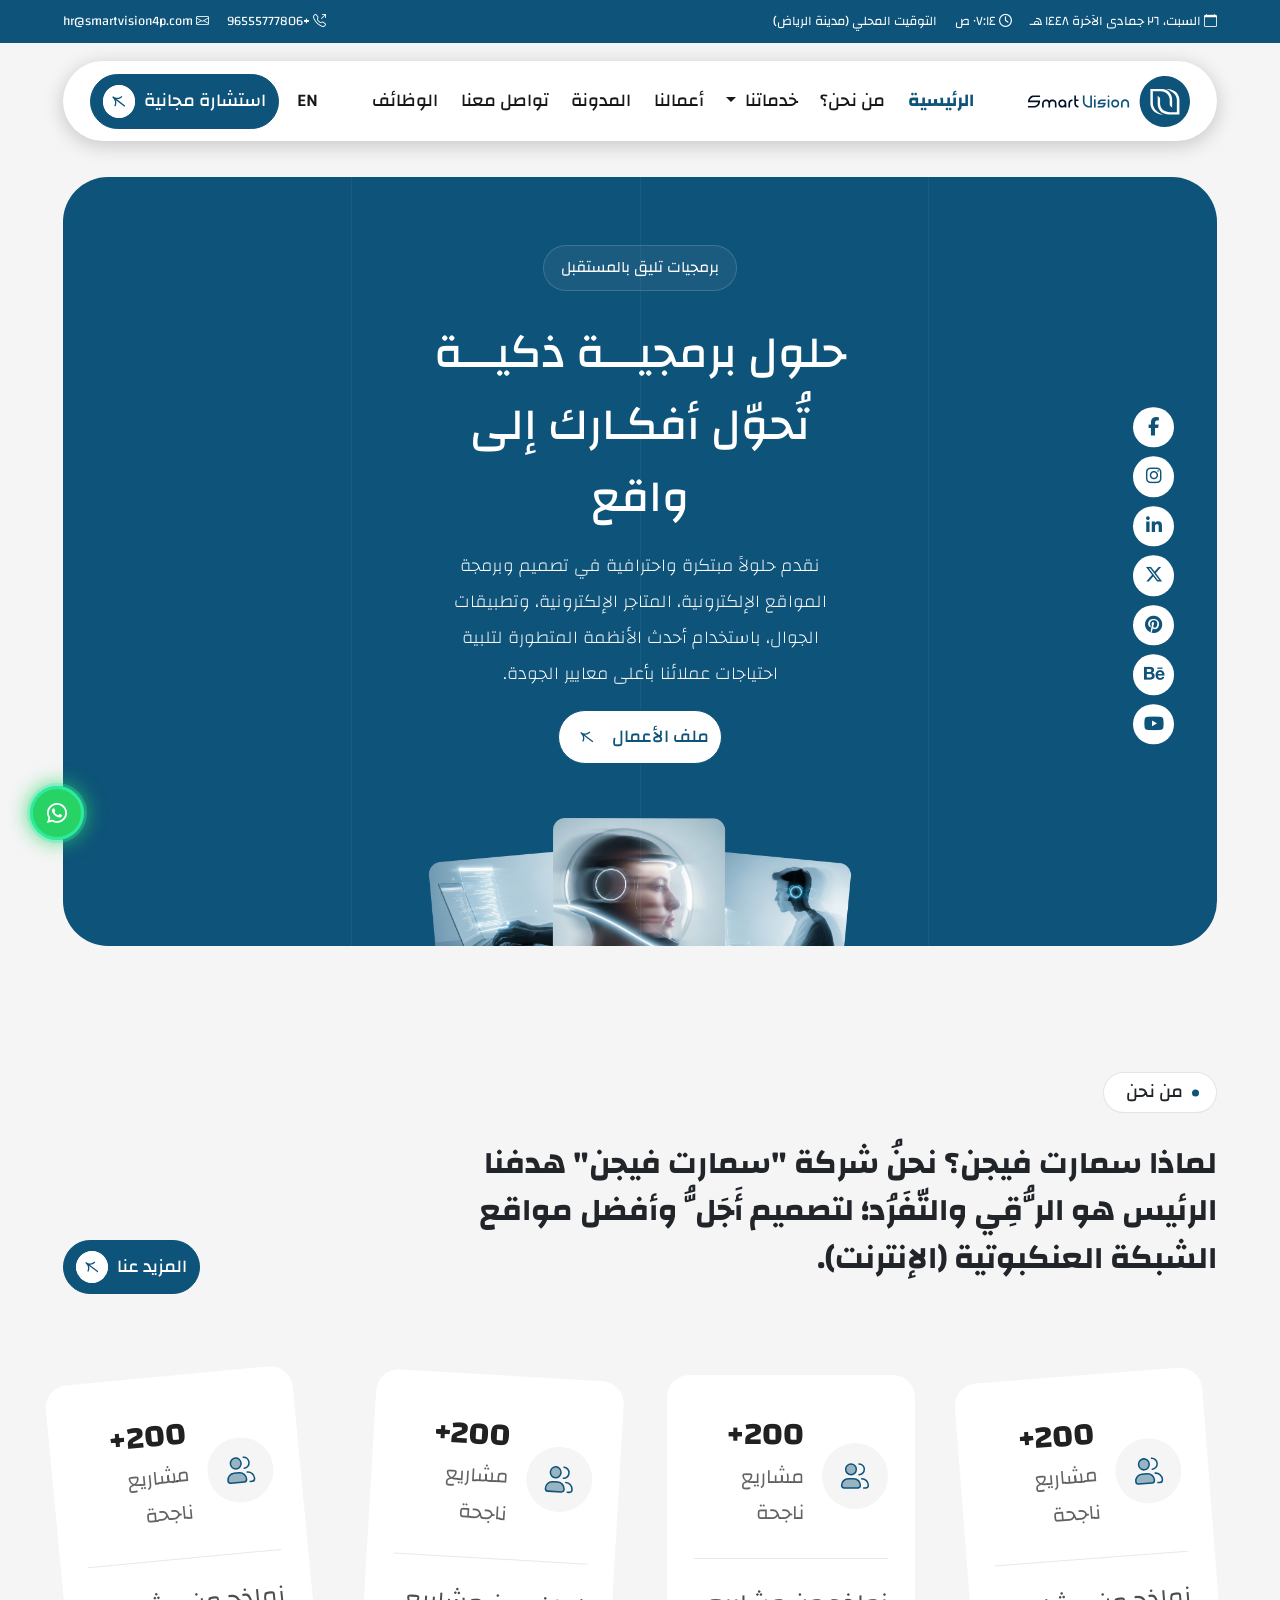
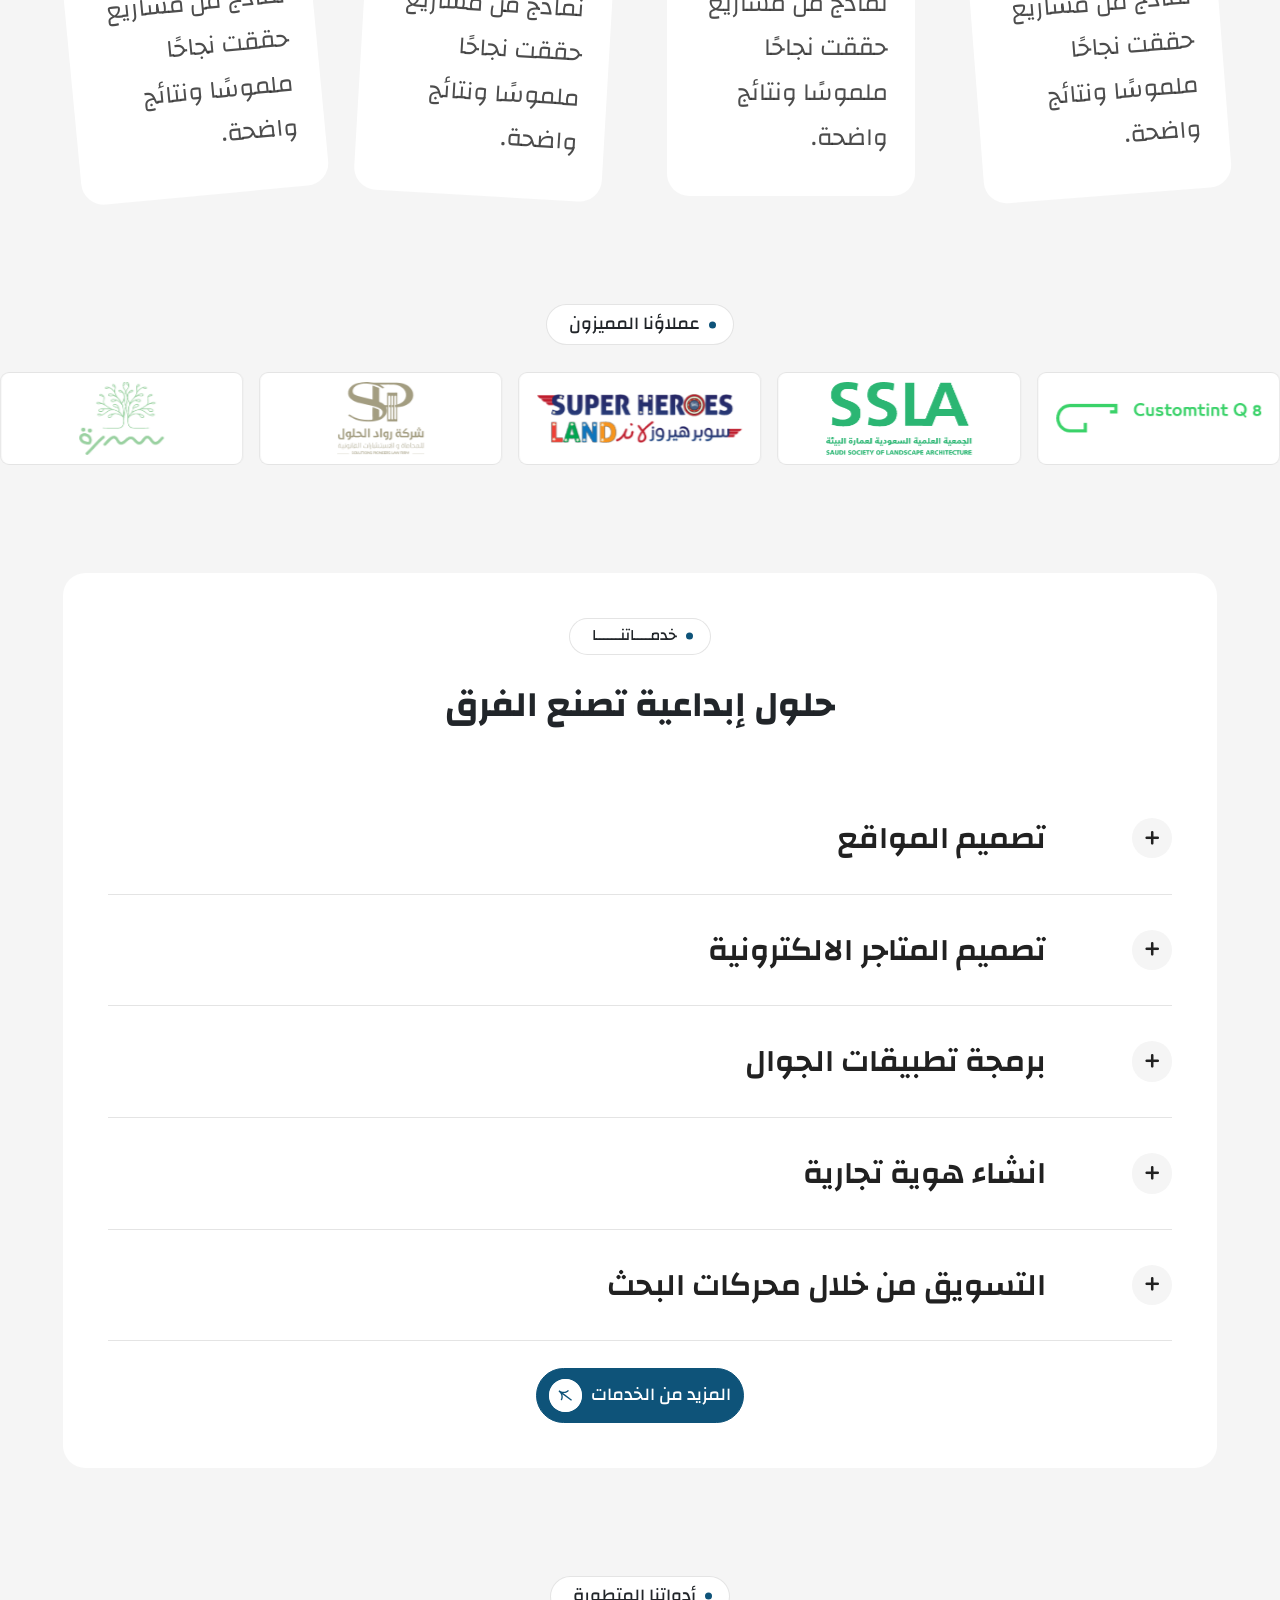
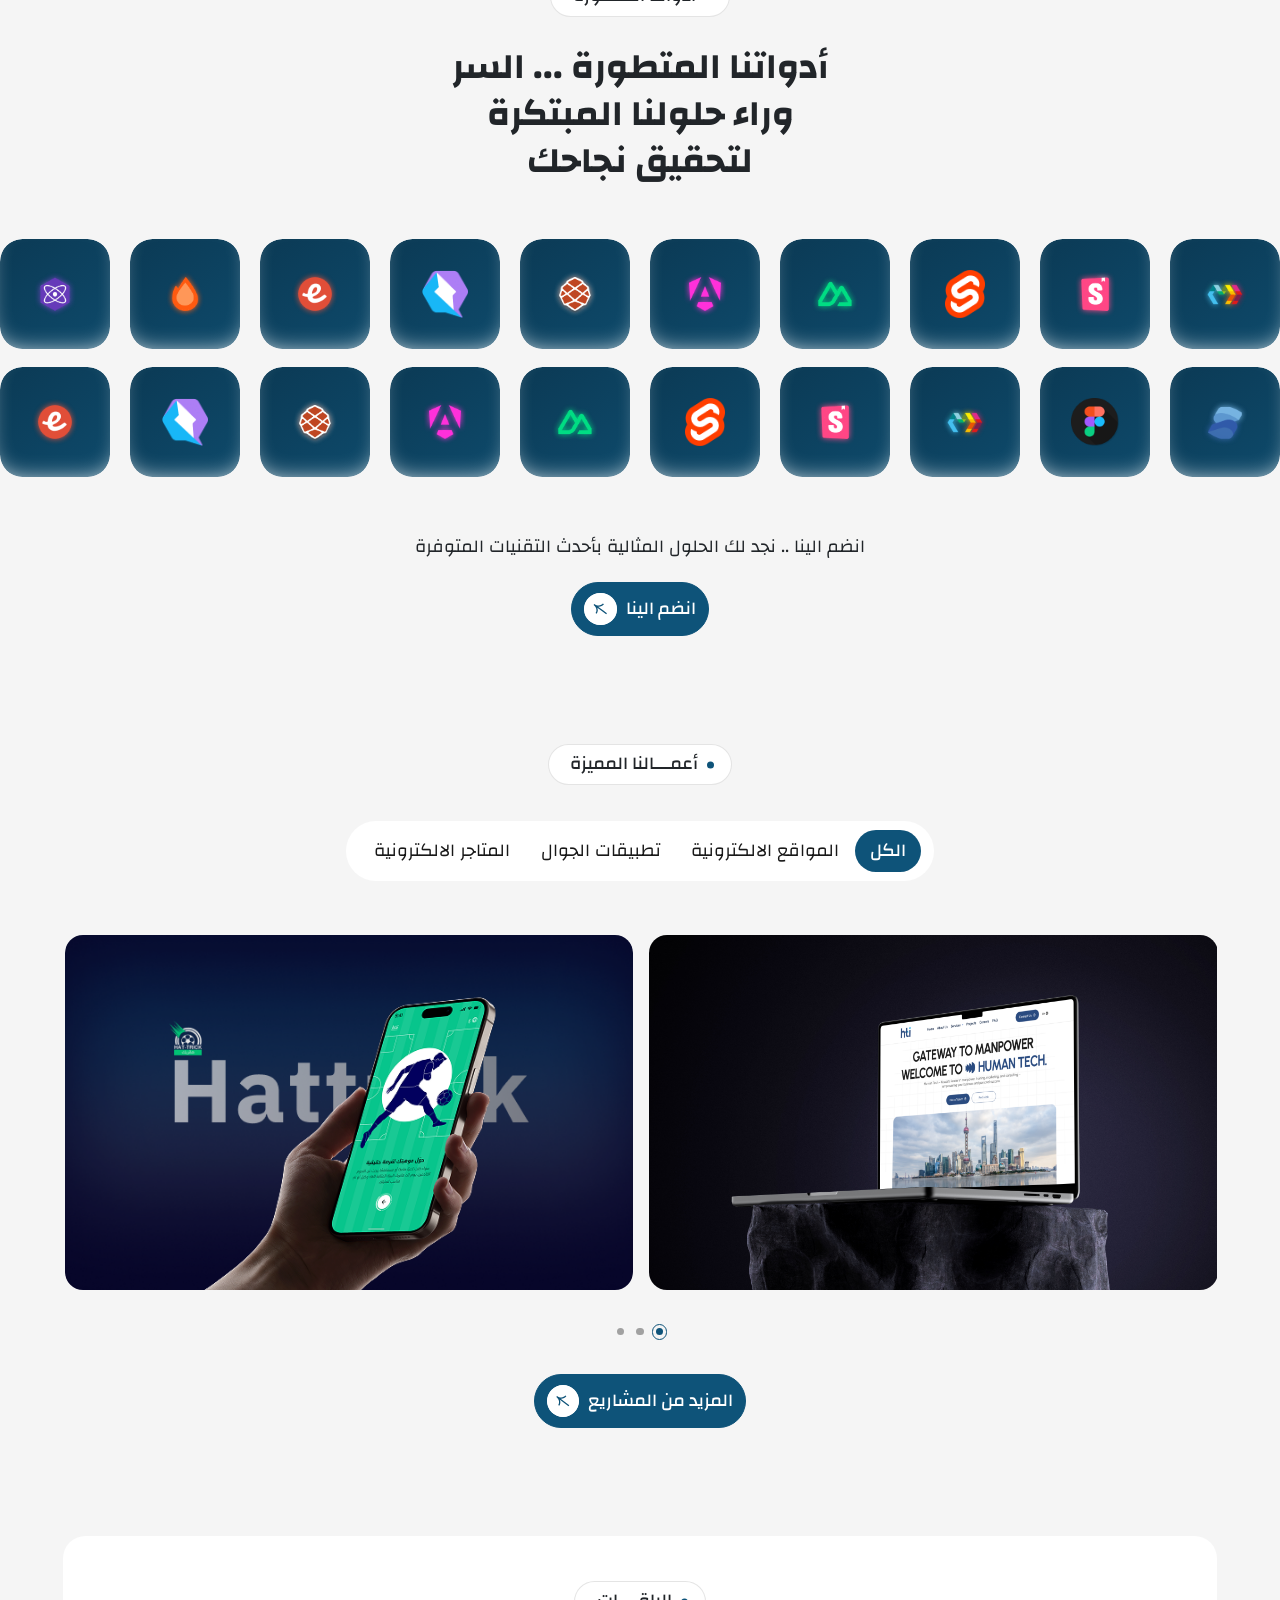
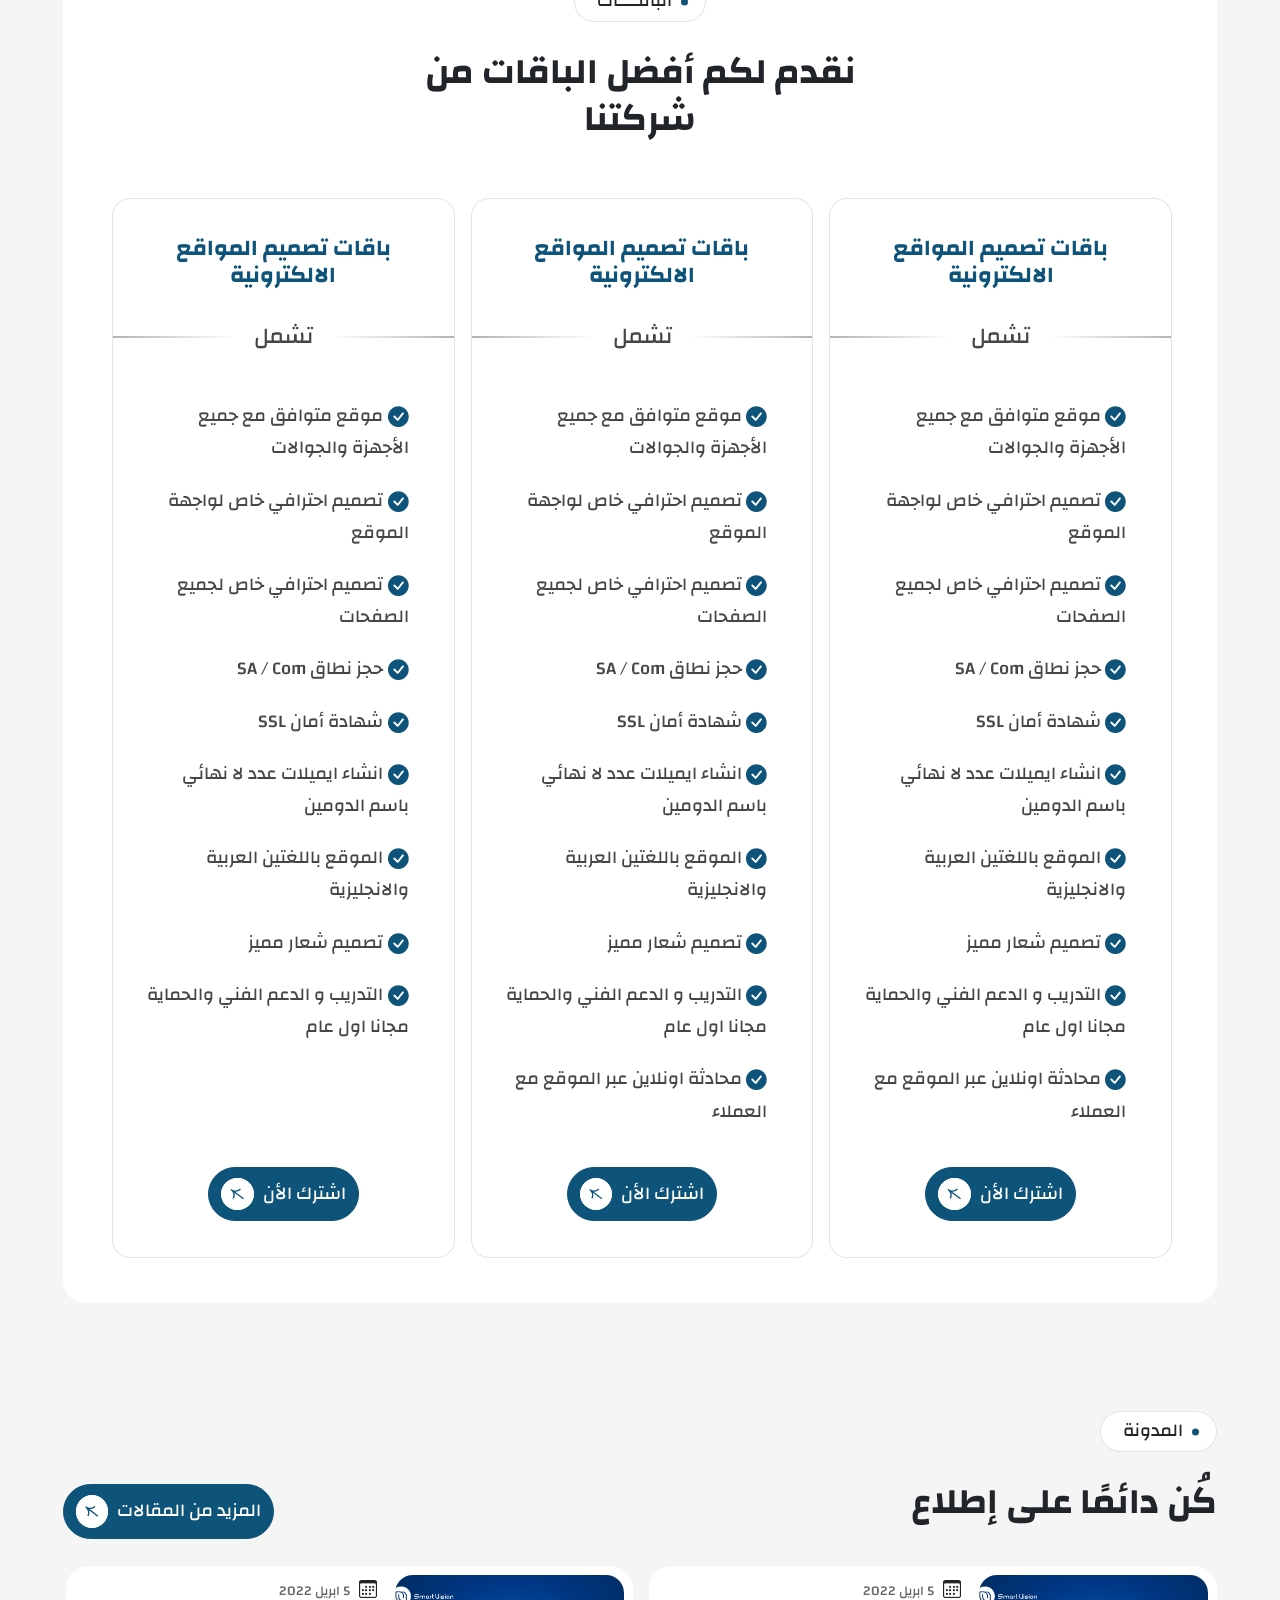
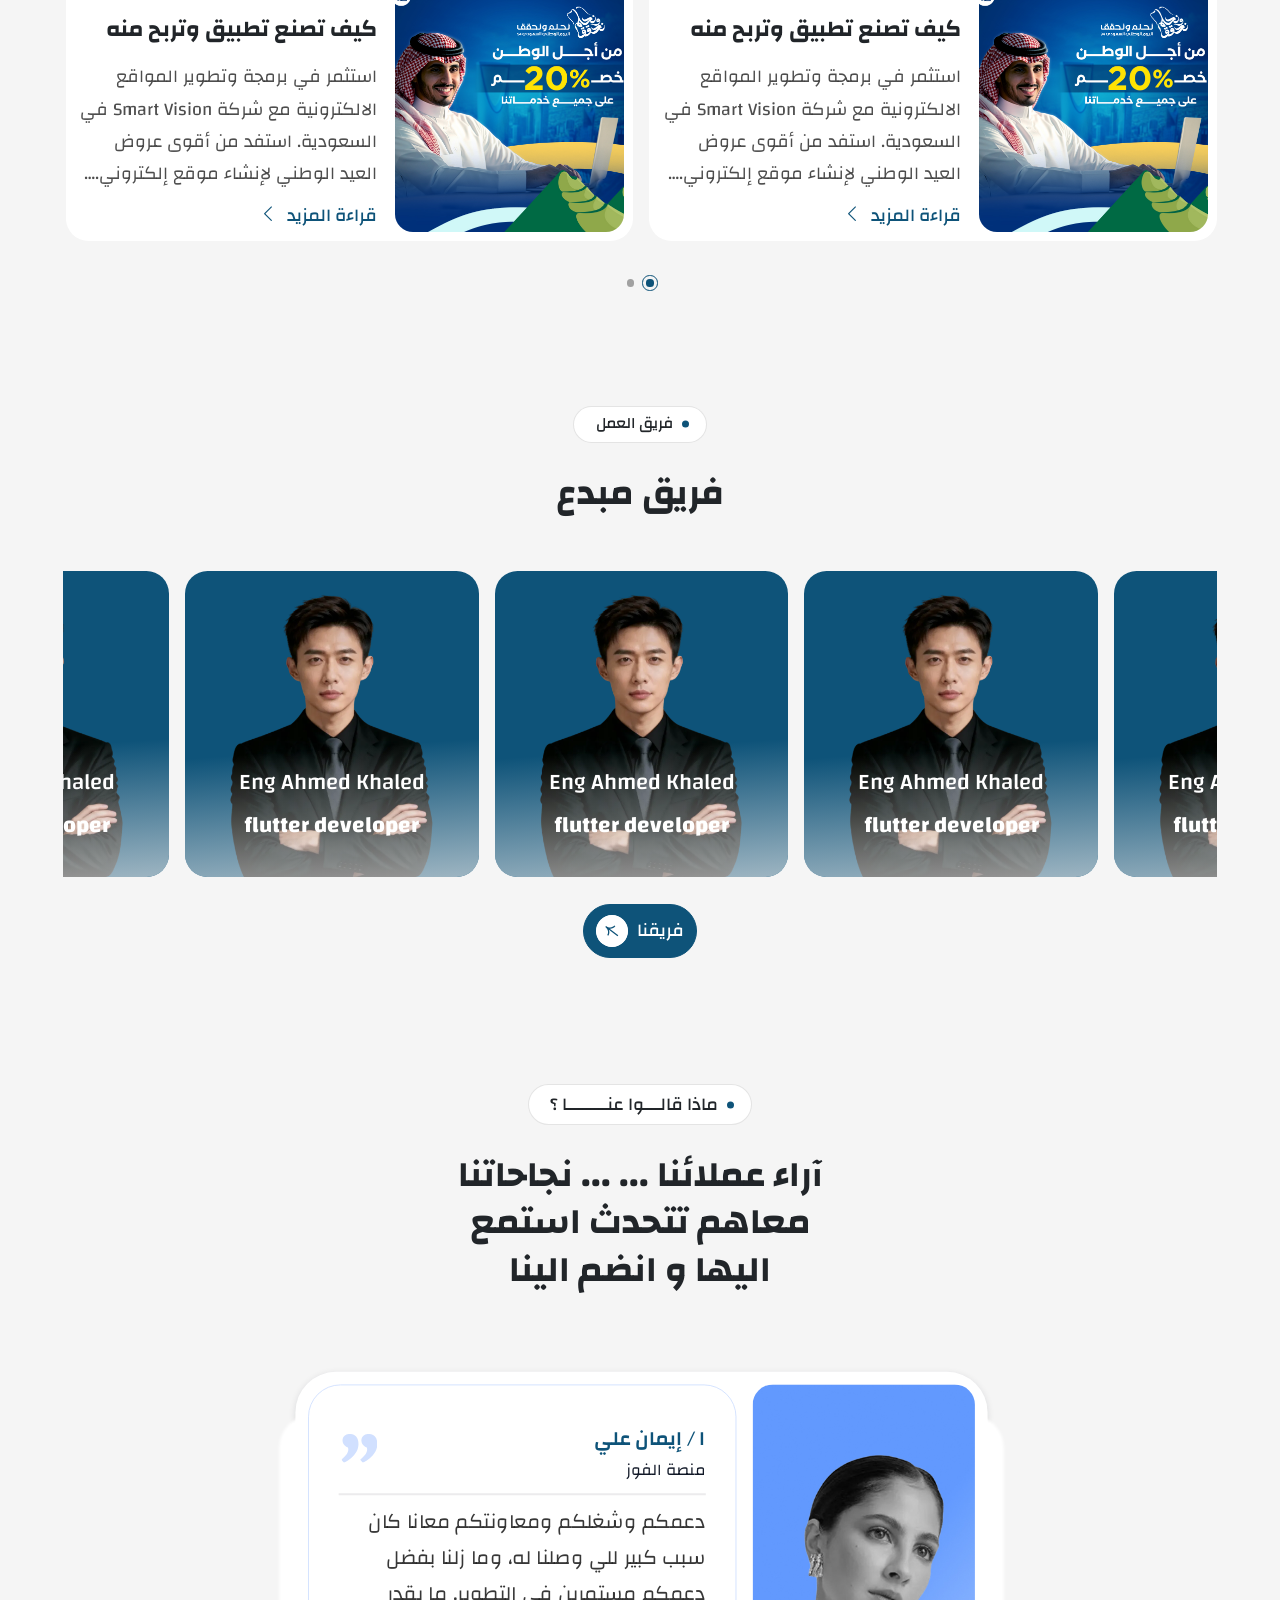
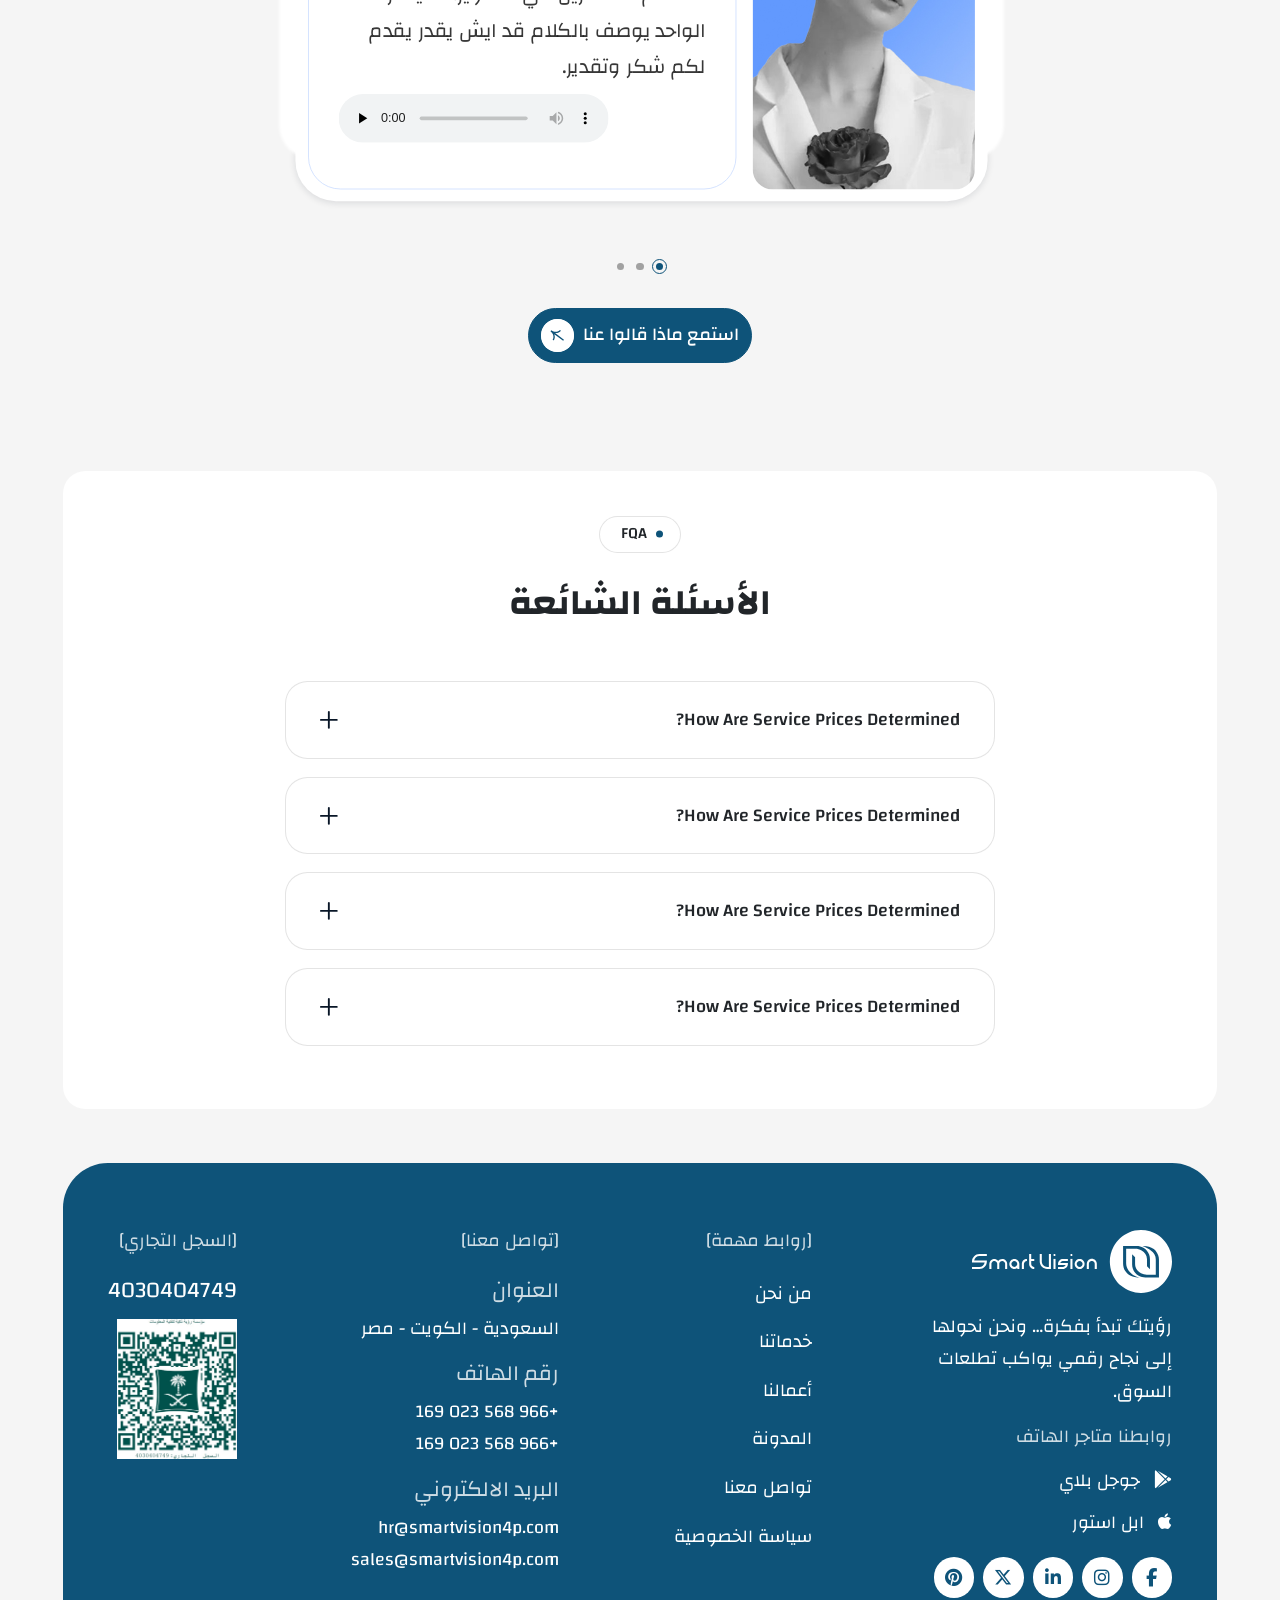
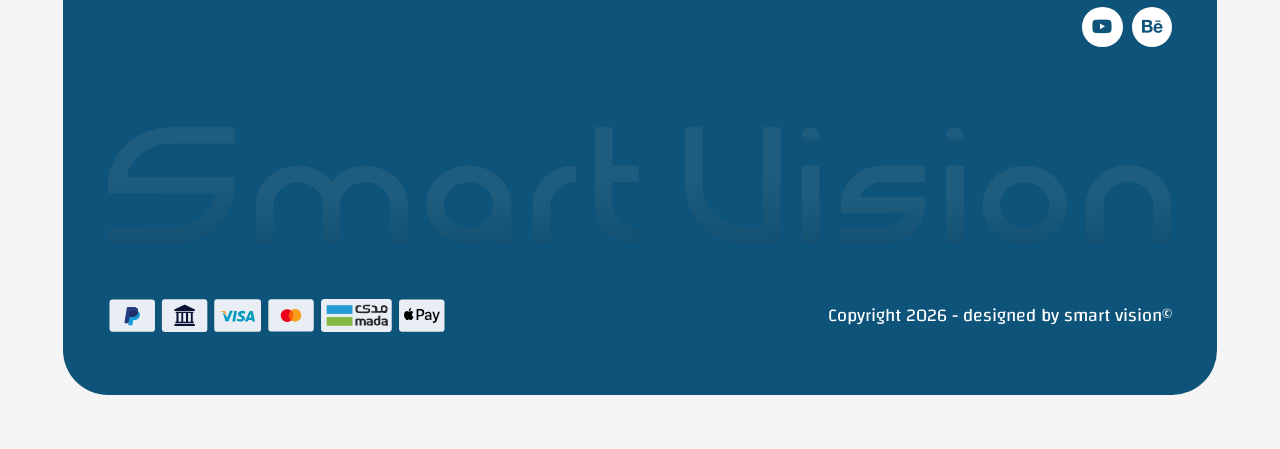
<file: index.html>
<!doctype html>
<html lang="ar" dir="rtl">
  <head>
    <meta charset="UTF-8" />
    <meta http-equiv="X-UA-Compatible" content="IE=edge" />
    <meta name="viewport" content="width=device-width, initial-scale=1.0" />
    <title>Smart Vision</title>
    <link rel="icon" href="images/fav_icon.svg" />

    <meta
      name="keywords"
      content="شركة تصميم مواقع إلكترونية, تصميم مواقع الإنترنت, تطوير المواقع الإلكترونية, تصميم مواقع متاجر إلكترونية, تطوير تطبيقات موبايل, تصميم مواقع احترافية, شركات برمجة المواقع, أفضل شركات تصميم المواقع, تصميم تطبيقات جوال, تصميم مواقع لشركات, حلول تصميم المواقع, تطوير واجهات المستخدم, تصميم مواقع وتسويق إلكتروني, برمجة تطبيقات الجوال, خدمات تطوير المواقع الإلكترونية, أفضل تصميم مواقع في الشرق الأوسط"
    />

    <meta
      name="description"
      content="شركة سعودية رائدة في تصميم وتطوير المواقع الإلكترونية والتطبيقات، نقدم حلولاً مبتكرة ومتطورة لعملائنا في مجال تصميم مواقع الإنترنت، تطوير التطبيقات، وتصميم المتاجر الإلكترونية. خدماتنا تركز على توفير أفضل التجارب الرقمية التي تواكب آخر التطورات في عالم التكنولوجيا."
    />

    <!-- Bootstrap  **== note: file needs to be changed according to the language ==**-->
    <link rel="stylesheet" href="css/bootstrap.rtl.min.css" />
    <!-- <link rel="stylesheet" href="css/bootstrap.min.css"> -->

    <!-- icons  -->
    <link
      rel="stylesheet"
      href="https://cdn.jsdelivr.net/npm/bootstrap-icons@1.13.1/font/bootstrap-icons.min.css"
    />
    <link
      rel="stylesheet"
      href="https://cdnjs.cloudflare.com/ajax/libs/font-awesome/6.7.1/css/all.min.css"
      integrity="sha512-5Hs3dF2AEPkpNAR7UiOHba+lRSJNeM2ECkwxUIxC1Q/FLycGTbNapWXB4tP889k5T5Ju8fs4b1P5z/iB4nMfSQ=="
      crossorigin="anonymous"
      referrerpolicy="no-referrer"
    />

    <!--  slider -->
    <link
      rel="stylesheet"
      href="https://cdn.jsdelivr.net/npm/swiper@11/swiper-bundle.min.css"
    />

    <link
      rel="stylesheet"
      href="https://cdnjs.cloudflare.com/ajax/libs/animate.css/4.1.1/animate.min.css"
      integrity="sha512-c42qTSw/wPZ3/5LBzD+Bw5f7bSF2oxou6wEb+I/lqeaKV5FDIfMvvRp772y4jcJLKuGUOpbJMdg/BTl50fJYAw=="
      crossorigin="anonymous"
      referrerpolicy="no-referrer"
    />

    <link rel="stylesheet" href="css/owl.carousel.min.css" />
    <link rel="stylesheet" href="css/owl.theme.default.min.css" />

    <!-- custom css file link  -->
    <link rel="stylesheet" href="css/style.css" />
  </head>

  <body>
    <!-- go to up -->
    <div class="scrollUp" id="scrollUp">
      <a href="#" aria-label="go to page up">
        <i class="fa-solid fa-chevron-up"></i>
      </a>
    </div>

    <!-- fixed whatsapp icon -->
    <div class="scrollUp whatsapp">
      <a
        href="https://api.whatsapp.com/send?phone=966568023169"
        target="_blank"
        aria-label="تواصل معنا عن الواتساب"
      >
        <i class="bi bi-whatsapp"></i>
      </a>
    </div>

    <!-- ramadan intro  -->
    <!-- <canvas id="canvas"></canvas> -->

    <!-- navbar -->
    <header>
      <!-- Top Navigation -->
      <div class="top-nav position-relative d-none d-md-block mb-3 wow animate__fadeInDown" data-wow-duration="1s">
        <div
          class="container-fluid position-relative z-3 d-flex align-items-center justify-content-between text-white"
        >
          <div class="date-time">
            <div class="date">
              <i class="bi bi-calendar"></i>
              <time id="hijriDate"></time>
            </div>

            <div class="time">
              <i class="fa-regular fa-clock"></i>
              <time id="liveTime"></time>
            </div>

            <div class="zone">
              التوقيت المحلي
              <span>(مدينة الرياض)</span>
            </div>
          </div>
          <div class="contacts">
            <div class="phone">
              <a href="tel:+96555777806" aria-label="Call us at +96555777806">
                <i class="bi bi-telephone-outbound"></i>
                +96555777806
              </a>
            </div>
            <div class="email">
              <a
                href="mailto:hr@smartvision4p.com"
                aria-label="Send an email to hr@smartvision4p.com"
              >
                <i class="bi bi-envelope"></i>
                hr@smartvision4p.com
              </a>
            </div>
          </div>
        </div>
      </div>
      <!-- Navbar -->
      <nav
        id="mainNav"
        class="navbar navbar-expand-lg navbar-light top-0 wow animate__fadeInDown" data-wow-duration="1.5s"
        data-bs-theme="light"
      >
        <div class="container-fluid">
          <div class="navbar-wrapper">
            <button
              class="navbar-toggler"
              type="button"
              data-bs-toggle="collapse"
              data-bs-target="#navbarSupportedContent"
              aria-controls="navbarSupportedContent"
              aria-expanded="false"
              aria-label="Toggle navigation"
            >
              <span class="navbar-toggler-icon"></span>
            </button>
            <a class="navbar-brand m-0" href="index.html">
              <img src="images/logo.svg" alt="Smart Vision logo" />
            </a>
            <div
              class="collapse navbar-collapse justify-content-between align-items-center"
              id="navbarSupportedContent"
            >
              <ul class="navbar-nav mb-2 mb-lg-0">
                <li class="nav-item">
                  <a
                    class="nav-link active"
                    aria-current="page"
                    aria-label="Go to home page"
                    href="index.html"
                  >
                    الرئيسية
                  </a>
                </li>
                <li class="nav-item">
                  <a
                    class="nav-link"
                    href="about.html"
                    aria-label="Learn more about us"
                  >
                    من نحن؟
                  </a>
                </li>
                <li class="nav-item">
                  <div class="dropdown">
                    <button
                      class="nav-link bg-transparent dropdown-toggle"
                      type="button"
                      data-bs-toggle="dropdown"
                      aria-expanded="false"
                    >
                      خدماتنا
                    </button>
                    <ul class="dropdown-menu">
                      <li>
                        <a class="dropdown-item" href="service-details.html"
                          >تصميم المواقع</a
                        >
                      </li>
                      <li>
                        <a class="dropdown-item" href="service-details.html"
                          >تصميم المتاجر الالكترونية</a
                        >
                      </li>
                      <li>
                        <a class="dropdown-item" href="service-details.html"
                          >برمجة تطبيقات الجوال</a
                        >
                      </li>
                      <li>
                        <a class="dropdown-item" href="service-details.html"
                          >أنشاء هوية تجارية</a
                        >
                      </li>
                      <li>
                        <a class="dropdown-item" href="service-details.html"
                          >التسويق من خلال محركات البحث</a
                        >
                      </li>
                      <li>
                        <a class="dropdown-item" href="service-details.html"
                          >فيديو الموشن جرافيك</a
                        >
                      </li>
                      <li>
                        <a class="dropdown-item" href="service-details.html"
                          >كتابة واضافة المحتوى</a
                        >
                      </li>
                      <li>
                        <a class="dropdown-item" href="service-details.html"
                          >دعم فني للمواقع الالكترونية</a
                        >
                      </li>
                    </ul>
                  </div>
                </li>
                <li class="nav-item">
                  <a
                    class="nav-link"
                    href="projects.html"
                    aria-label="View our projects"
                  >
                    أعمالنا
                  </a>
                </li>
                <li class="nav-item">
                  <a
                    class="nav-link"
                    href="blogs.html"
                    aria-label="Read our latest blogs"
                  >
                    المدونة
                  </a>
                </li>
                <li class="nav-item">
                  <a
                    class="nav-link"
                    href="contact.html"
                    aria-label="Contact us for inquiries"
                  >
                    تواصل معنا
                  </a>
                </li>
                <li class="nav-item">
                  <a
                    class="nav-link"
                    href="jobs.html"
                    aria-label="Contact us for inquiries"
                  >
                    الوظائف
                  </a>
                </li>
              </ul>
              <ul class="Request-project d-flex align-items-center gap-2">
                <li class="nav-item">
                  <a
                    href="#"
                    class="nav-link main"
                    id="lang"
                    aria-label="Switch to English"
                  >
                    EN
                  </a>
                </li>
                <li class="separator d-none d-lg-flex align-items-center"></li>

                <li class="nav-item">
                  <a
                    class="nav-link"
                    href="request-project.html"
                    aria-label="Request your project"
                  >
                    <span class="main-btn">
                      <span> استشارة مجانية </span>

                      <img
                        src="images/icons/arrow.svg"
                        alt="arrow right icon"
                      />
                    </span>
                  </a>
                </li>
              </ul>
            </div>
          </div>
        </div>
      </nav>
    </header>

    <!-- Hero Section -->
    <section class="heroSec" role="banner">
      <div class="container-fluid">
        <div class="heroWrapper wow animate__fadeIn" data-wow-duration="3s">
          <div class="overlay">
            <div class="ln"></div>
            <div class="ln"></div>
            <div class="ln"></div>
          </div>

          <!-- ramadan offers -->
          <!-- <img
            src="images/lamb.svg"
            class="ramadan-lamb"
            alt="خصم ١٥٪ على جميع خدماتنا بمناسبه شهر رمضان"
          /> -->

          <!-- الروابط الاجتماعية -->
          <nav aria-label="Social Media Links">
            <ul class="social-icons">
              <li>
                <a
                  href="https://www.facebook.com/smartvision4p.eg"
                  target="_blank"
                  aria-label="Visit our Facebook page"
                >
                  <i class="fa-brands fa-facebook-f"></i>
                </a>
              </li>
              <li>
                <a
                  href="https://www.instagram.com/smartvision.group"
                  target="_blank"
                  aria-label="Visit our Instagram page"
                >
                  <i class="fa-brands fa-instagram"></i>
                </a>
              </li>
              <li>
                <a
                  href="https://www.linkedin.com/in/smartvision4p-%D8%B4%D8%B1%D9%83%D8%A9-%D8%A8%D8%B1%D9%85%D8%AC%D8%A9-a4627720a/"
                  target="_blank"
                  aria-label="Visit our LinkedIn page"
                >
                  <i class="fa-brands fa-linkedin-in"></i>
                </a>
              </li>
              <li>
                <a
                  href="https://x.com/SmartVision4p"
                  target="_blank"
                  aria-label="Visit our X Twitter page"
                >
                  <i class="fa-brands fa-x-twitter"></i>
                </a>
              </li>
              <li>
                <a
                  href="https://www.pinterest.com/smartvision860/_created/"
                  target="_blank"
                  aria-label="Visit our pinterest page"
                >
                  <i class="fa-brands fa-pinterest"></i>
                </a>
              </li>
              <li>
                <a
                  href="https://www.behance.net/SmArtVision44p"
                  target="_blank"
                  aria-label="Visit our behance page"
                >
                  <i class="fa-brands fa-behance"></i>
                </a>
              </li>
              <li>
                <a
                  href="https://www.youtube.com/@smartvision4p"
                  target="_blank"
                  aria-label="Visit our youtube chanel"
                >
                  <i class="fa-brands fa-youtube"></i>
                </a>
              </li>
            </ul>
          </nav>
          <!-- المحتوى -->
          <div class="hero-content col-lg-5 col-md-9 mx-auto">
            <div class=" wow animate__slideInDown" data-wow-duration="1s" >
              <p class="subTitle mb-4 mx-auto">برمجيات تليق بالمستقبل</p>
              <h1 class="">حلول برمجيـــة ذكيـــة تُحوّل أفكـارك إلى واقع</h1>
              <p>
                نقدم حلولاً مبتكرة واحترافية في تصميم وبرمجة المواقع الإلكترونية،
                المتاجر الإلكترونية، وتطبيقات الجوال، باستخدام أحدث الأنظمة
                المتطورة لتلبية احتياجات عملائنا بأعلى معايير الجودة.
              </p>
            </div>
            <div class="wow animate__slideInUp" data-wow-duration="1s">
              <a class="nav-link" href="" aria-label="View our portfolio of work">
                <span class="main-btn mb-5">
                  <span> ملف الأعمال </span>
  
                  <img
                    src="images/icons/arrow.svg"
                    alt="arrow right icon"
                  />
                </span>
              </a>
              <div class="hero-img mt-4 ">
                <img src="images/hero.png" alt="" />
              </div>
            </div>
          </div>
        </div>
      </div>
    </section>

    <!-- about -->
    <section class="about py-5">
      <div class="container-fluid">
        <div
          class="d-flex flex-wrap align-items-end justify-content-between gap-md-4 gap-2"
        >
          <div class="title col-10 col-md-8" aria-labelledby="about-heading">
            <p class="secName mb-4 wow animate__fadeInDown" data-wow-duration="1s">من نحن</p>
            <h2 class="fs-3 secTitle wow animate__fadeInUp" data-wow-duration="1s" id="about-heading">
              لماذا سمارت فيجن؟ نحنُ شركة "سمارت فيجن" هدفنا الرئيس هو الرُّقِي
              والتّفَرُد؛ لتصميم أَجَلُّ وأفضل مواقع الشبكة العنكبوتية
              (الإنترنت).
            </h2>
          </div>
          <a
            class="main-btn wow animate__slideInLeft" data-wow-duration="2s"
            href="about.html"
            aria-label="Learn more about why choose Smart Vision for your projects"
          >
            <span> المزيد عنا </span>

            <img src="images/icons/arrow.svg" alt="arrow right icon" />
          </a>
        </div>
        <div class="row row-cols-1 row-cols-md-2 row-cols-lg-4 g-md-5 g-3 mt-4">
          <div class="col wow animate__slideInUp" data-wow-duration="3s">
            <div class="card">
              <div class="card-body">
                <div class="d-flex align-items-center gap-3 mb-3">
                  <div class="about-icon position-relative">
                    <img src="images/icons/about-Icon.svg" alt="" />
                  </div>
                  <div class="card-title">
                    <b class="about-static fw-bold"> 200+</b>
                    <p class="about-title">مشاريع ناجحة</p>
                  </div>
                </div>
                <p class="about-desc">
                  نماذج من مشاريع حققت نجاحًا ملموسًا ونتائج واضحة.
                </p>
              </div>
            </div>
          </div>
          <div class="col wow animate__slideInUp" data-wow-duration="3s">
            <div class="card">
              <div class="card-body">
                <div class="d-flex align-items-center gap-3 mb-3">
                  <div class="about-icon position-relative">
                    <img src="images/icons/about-Icon.svg" alt="" />
                  </div>
                  <div class="card-title">
                    <b class="about-static fw-bold"> 200+</b>
                    <p class="about-title">مشاريع ناجحة</p>
                  </div>
                </div>
                <p class="about-desc">
                  نماذج من مشاريع حققت نجاحًا ملموسًا ونتائج واضحة.
                </p>
              </div>
            </div>
          </div>
          <div class="col wow animate__slideInUp" data-wow-duration="3s">
            <div class="card">
              <div class="card-body">
                <div class="d-flex align-items-center gap-3 mb-3">
                  <div class="about-icon position-relative">
                    <img src="images/icons/about-Icon.svg" alt="" />
                  </div>
                  <div class="card-title">
                    <b class="about-static fw-bold"> 200+</b>
                    <p class="about-title">مشاريع ناجحة</p>
                  </div>
                </div>
                <p class="about-desc">
                  نماذج من مشاريع حققت نجاحًا ملموسًا ونتائج واضحة.
                </p>
              </div>
            </div>
          </div>
          <div class="col wow animate__slideInUp" data-wow-duration="3s">
            <div class="card">
              <div class="card-body">
                <div class="d-flex align-items-center gap-3 mb-3">
                  <div class="about-icon position-relative">
                    <img src="images/icons/about-Icon.svg" alt="" />
                  </div>
                  <div class="card-title">
                    <b class="about-static fw-bold"> 200+</b>
                    <p class="about-title">مشاريع ناجحة</p>
                  </div>
                </div>
                <p class="about-desc">
                  نماذج من مشاريع حققت نجاحًا ملموسًا ونتائج واضحة.
                </p>
              </div>
            </div>
          </div>
        </div>
      </div>
    </section>

    <!-- partners -->
    <section class="partners py-5">
      <div class="container-fluid">
        <div class="title mb-4" aria-labelledby="partners-heading">
          <p class="secName mx-auto wow animate__fadeInDown" data-wow-duration="1s">عملاؤنا المميزون</p>
        </div>
      </div>
      <div class="swiper">
        <div class="swiper-wrapper">
          <div class="swiper-slide card">
            <div class="card-img-top">
              <img src="images/partners/partner_1.png" alt="" />
            </div>
          </div>
          <div class="swiper-slide card">
            <div class="card-img-top">
              <img src="images/partners/partner_2.png" alt="" />
            </div>
          </div>
          <div class="swiper-slide card">
            <div class="card-img-top">
              <img src="images/partners/partner_3.png" alt="" />
            </div>
          </div>
          <div class="swiper-slide card">
            <div class="card-img-top">
              <img src="images/partners/partner_4.png" alt="" />
            </div>
          </div>
          <div class="swiper-slide card">
            <div class="card-img-top">
              <img src="images/partners/partner_5.png" alt="" />
            </div>
          </div>
          <div class="swiper-slide card">
            <div class="card-img-top">
              <img src="images/partners/partner_6.png" alt="" />
            </div>
          </div>
          <div class="swiper-slide card">
            <div class="card-img-top">
              <img src="images/partners/partner_13.svg" alt="" />
            </div>
          </div>
          <div class="swiper-slide card">
            <div class="card-img-top">
              <img src="images/partners/partner_10.png" alt="" />
            </div>
          </div>
          <div class="swiper-slide card">
            <div class="card-img-top">
              <img src="images/partners/partner_11.png" alt="" />
            </div>
          </div>
          <div class="swiper-slide card">
            <div class="card-img-top">
              <img src="images/partners/partner_12.png" alt="" />
            </div>
          </div>
        </div>
        <div class="swiper-pagination"></div>
      </div>
    </section>

    <!-- SERVICES -->
    <section class="services py-5">
      <div class="container-fluid">
        <div class="card-wrapper">
          <div class="title text-center mb-5">
            <small class="secName mx-auto mb-4 wow animate__fadeInDown" data-wow-duration="1s"> خدمــــاتنــــــا </small>
            <h2 class="secTitle wow animate__fadeInUp" data-wow-duration="1s">حلول إبداعية تصنع الفرق</h2>
          </div>
          <div class="services-wrapper">
            <div class="service wow animate__fadeInTopRight" data-wow-duration="1s">
              <div class="row justify-content-between gap-2">
                <div class="col-12 col-lg-8">
                  <button
                    class="serv-title d-flex align-items-center bg-transparent"
                    type="button"
                    data-bs-toggle="collapse"
                    data-bs-target=".serv_1"
                    aria-expanded="false"
                    aria-controls="serv_1"
                  >
                    <span>تصميم المواقع</span>
                  </button>
                  <div class="collapse serv_1">
                    <div class="serv-content">
                      <div class="serv-desc cut-txt">
                        <p>
                          أصبح في يومنا هذا من الضروري للغاية هو تصميم موقع
                          إلكتروني، فهو الذي يتيح للشركات والمؤسسات والأفراد عرض
                          خدماتهم ومنتجاتهم بشكل احترافي يسهل الوصول إليه في أي
                          وقت ومن أي مكان. كما يُعد الموقع الإلكتروني واجهة
                          رقمية تعكس هوية النشاط التجاري وتُسهم في بناء الثقة مع
                          العملاء وتعزيز المصداقية في السوق. ومع التطور
                          التكنولوجي المتسارع واعتماد المستخدمين بشكل كبير على
                          الإنترنت في البحث واتخاذ قرارات الشراء، أصبح امتلاك
                          موقع إلكتروني متكامل وسريع الاستجابة ضرورة لا غنى
                          عنها، وليس مجرد خيار إضافي. فالموقع الجيد يساعد على
                          الوصول إلى شريحة أكبر من الجمهور، ويُحسن من تجربة
                          المستخدم من خلال تصميم منظم وسهل التصفح ومتوافق مع
                          مختلف الأجهزة. بالإضافة إلى ذلك، يساهم تصميم موقع
                          احترافي في تحسين الظهور على محركات البحث، مما يزيد من
                          فرص الانتشار وجذب العملاء المحتملين بطريقة فعّالة
                          ومستدامة. كما يمكن ربط الموقع بوسائل التواصل الاجتماعي
                          وأنظمة الإدارة المختلفة، مما يسهل عملية إدارة المحتوى
                          والتواصل مع العملاء بشكل أسرع وأكثر كفاءة. ولذلك فإن
                          الاستثمار في تصميم موقع إلكتروني عصري يعكس جودة
                          الخدمات ويواكب أحدث معايير التصميم والتطوير أصبح خطوة
                          أساسية لنجاح أي نشاط تجاري في العصر الرقمي، حيث يجمع
                          بين الجاذبية البصرية والأداء التقني القوي لتحقيق أفضل
                          النتائج وتحقيق النمو والاستمرارية في سوق تنافسي متطور.
                        </p>
                      </div>
                      <div class="tags">
                        <span>UI/UX</span>
                        <span>Web Design</span>
                        <span>Modern Design</span>
                        <span>Responsive</span>
                      </div>
                    </div>
                  </div>
                </div>
                <div class="col-12 col-lg-3 collapse serv_1">
                  <div class="serv-image">
                    <img src="images/serv_1.png" class="w-100" alt="" />
                  </div>
                </div>
              </div>
            </div>
            <div class="service wow animate__fadeInTopRight" data-wow-duration="1s">
              <div class="row justify-content-between gap-2">
                <div class="col-12 col-lg-8">
                  <button
                    class="serv-title d-flex align-items-center bg-transparent"
                    type="button"
                    data-bs-toggle="collapse"
                    data-bs-target=".serv_2"
                    aria-expanded="false"
                    aria-controls="serv_2"
                  >
                    <span>تصميم المتاجر الالكترونية</span>
                  </button>
                  <div class="collapse serv_2">
                    <div class="serv-content">
                      <div class="serv-desc cut-txt">
                        <p>
                          تصميم متجر من شركة سمارت فيجن يعد من أقوي الأفكار
                          والمشاريع في العصر الحالي تخدم مشاريع التجاره
                          الإلكترونية لذلك قمنا بتوفير متجر خاص وفريد للتجار و
                          ..
                        </p>
                      </div>
                      <div class="tags">
                        <span>E-Commerce</span>
                        <span>Web Design</span>
                        <span>UI/UX</span>
                        <span>Responsive</span>
                      </div>
                    </div>
                  </div>
                </div>
                <div class="col-12 col-lg-3 collapse serv_2">
                  <div class="serv-image">
                    <img src="images/serv_2.png" class="w-100" alt="" />
                  </div>
                </div>
              </div>
            </div>
            <div class="service wow animate__fadeInTopRight" data-wow-duration="1s">
              <div class="row justify-content-between gap-2">
                <div class="col-12 col-lg-8">
                  <button
                    class="serv-title d-flex align-items-center bg-transparent"
                    type="button"
                    data-bs-toggle="collapse"
                    data-bs-target=".serv_3"
                    aria-expanded="false"
                    aria-controls="serv_3"
                  >
                    <span>برمجة تطبيقات الجوال</span>
                  </button>
                  <div class="collapse serv_3">
                    <div class="serv-content">
                      <div class="serv-desc cut-txt">
                        <p>
                          البرمجة وتطبيقات الجوال لا يوجد شيء حولنا بلا برمجة
                          حيث نستخدم التطبيقات في العديد من تلبية احتياجاتنا
                          اليومية إن لم تكن كلها
                        </p>
                      </div>
                      <div class="tags">
                        <span>Mobile Apps</span>
                        <span>Flutter</span>
                        <span>iOS</span>
                        <span>Android</span>
                      </div>
                    </div>
                  </div>
                </div>
                <div class="col-12 col-lg-3 collapse serv_3">
                  <div class="serv-image">
                    <img src="images/serv_3.png" class="w-100" alt="" />
                  </div>
                </div>
              </div>
            </div>
            <div class="service wow animate__fadeInTopRight" data-wow-duration="1s">
              <div class="row justify-content-between gap-2">
                <div class="col-12 col-lg-8">
                  <button
                    class="serv-title d-flex align-items-center bg-transparent"
                    type="button"
                    data-bs-toggle="collapse"
                    data-bs-target=".serv_4"
                    aria-expanded="false"
                    aria-controls="serv_4"
                  >
                    <span> انشاء هوية تجارية </span>
                  </button>
                  <div class="collapse serv_4">
                    <div class="serv-content">
                      <div class="serv-desc cut-txt">
                        <p>
                          هويتك في عيون عملائك هي مَن تُحدد طبيعة عملك ومدى
                          إنتاجيتك وجودة منتجاتك فهذه هي الطريقة التي يميز بها
                          عملاؤك علامتك التجارية وما يميزها بين العلامات
                          التجارية...
                        </p>
                      </div>
                      <div class="tags">
                        <span>Branding</span>
                        <span>Brand Identity</span>
                        <span>Creative</span>
                      </div>
                    </div>
                  </div>
                </div>
                <div class="col-12 col-lg-3 collapse serv_4">
                  <div class="serv-image">
                    <img src="images/serv_1.png" class="w-100" alt="" />
                  </div>
                </div>
              </div>
            </div>
            <div class="service wow animate__fadeInTopRight" data-wow-duration="1s">
              <div class="row justify-content-between gap-2">
                <div class="col-12 col-lg-8">
                  <button
                    class="serv-title d-flex align-items-center bg-transparent"
                    type="button"
                    data-bs-toggle="collapse"
                    data-bs-target=".serv_5"
                    aria-expanded="false"
                    aria-controls="serv_5"
                  >
                    <span> التسويق من خلال محركات البحث </span>
                  </button>
                  <div class="collapse serv_5">
                    <div class="serv-content">
                      <div class="serv-desc cut-txt">
                        <p>
                          ما هي محركات البحث ؟ هي عباره عن نظام برمجى مصمم
                          لإجراء عمليات بحث منتظمة عبر الشبكة العالمية
                          (الإنترنت) وتقديم أفضل النتائج الممكنة بناء على...
                        </p>
                      </div>
                      <div class="tags">
                        <span>SEO</span>
                        <span>Search Marketing</span>
                        <span>Creative</span>
                      </div>
                    </div>
                  </div>
                </div>
                <div class="col-12 col-lg-3 collapse serv_5">
                  <div class="serv-image">
                    <img src="images/serv_2.png" class="w-100" alt="" />
                  </div>
                </div>
              </div>
            </div>
          </div>

          <a
            class="main-btn mt-4 mx-auto wow animate__fadeInUp" data-wow-duration="1s"
            href="services.html"
            aria-label="Explore our full range of services and solutions to meet your needs"
          >
            <span> المزيد من الخدمات </span>
            <img src="images/icons/arrow.svg" alt="arrow right icon" />
          </a>
        </div>
      </div>
    </section>

    <!-- tech tools -->
    <section class="tech-slider py-5">
      <div class="container-fluid">
        <div
          class="title col-10 col-md-8 col-lg-4 mx-auto text-center mb-5"
          aria-labelledby="tech-heading"
        >
          <p class="secName mx-auto mb-4 wow animate__fadeInDown" data-wow-duration="1s">أدواتنا المتطورة</p>
          <h2 class="secTitle wow animate__fadeInUp" data-wow-duration="1s" id="tech-heading">
            أدواتنا المتطورة ... السر وراء حلولنا المبتكرة لتحقيق نجاحك
          </h2>
        </div>
      </div>
      <div class="swiper top mb-3">
        <div class="swiper-wrapper">
          <div class="swiper-slide card">
            <div class="tech-card">
              <img src="images/tools/tool1.png" alt="" />
            </div>
          </div>
          <div class="swiper-slide card">
            <div class="tech-card">
              <img src="images/tools/tool2.png" alt="" />
            </div>
          </div>
          <div class="swiper-slide card">
            <div class="tech-card">
              <img src="images/tools/tool3.png" alt="" />
            </div>
          </div>
          <div class="swiper-slide card">
            <div class="tech-card">
              <img src="images/tools/tool4.png" alt="" />
            </div>
          </div>
          <div class="swiper-slide card">
            <div class="tech-card">
              <img src="images/tools/tool5.png" alt="" />
            </div>
          </div>
          <div class="swiper-slide card">
            <div class="tech-card">
              <img src="images/tools/tool6.png" alt="" />
            </div>
          </div>
          <div class="swiper-slide card">
            <div class="tech-card">
              <img src="images/tools/tool7.png" alt="" />
            </div>
          </div>
          <div class="swiper-slide card">
            <div class="tech-card">
              <img src="images/tools/tool8.png" alt="" />
            </div>
          </div>
          <div class="swiper-slide card">
            <div class="tech-card">
              <img src="images/tools/tool9.png" alt="" />
            </div>
          </div>
          <div class="swiper-slide card">
            <div class="tech-card">
              <img src="images/tools/tool10.png" alt="" />
            </div>
          </div>
          <div class="swiper-slide card">
            <div class="tech-card">
              <img src="images/tools/tool11.png" alt="" />
            </div>
          </div>
          <div class="swiper-slide card">
            <div class="tech-card">
              <img src="images/tools/tool12.png" alt="" />
            </div>
          </div>
          <div class="swiper-slide card">
            <div class="tech-card">
              <img src="images/tools/tool13.png" alt="" />
            </div>
          </div>
          <div class="swiper-slide card">
            <div class="tech-card">
              <img src="images/tools/tool14.png" alt="" />
            </div>
          </div>
          <div class="swiper-slide card">
            <div class="tech-card">
              <img src="images/tools/tool15.png" alt="" />
            </div>
          </div>
          <div class="swiper-slide card">
            <div class="tech-card">
              <img src="images/tools/tool16.png" alt="" />
            </div>
          </div>
          <div class="swiper-slide card">
            <div class="tech-card">
              <img src="images/tools/tool1.png" alt="" />
            </div>
          </div>
          <div class="swiper-slide card">
            <div class="tech-card">
              <img src="images/tools/tool2.png" alt="" />
            </div>
          </div>
          <div class="swiper-slide card">
            <div class="tech-card">
              <img src="images/tools/tool3.png" alt="" />
            </div>
          </div>
          <div class="swiper-slide card">
            <div class="tech-card">
              <img src="images/tools/tool4.png" alt="" />
            </div>
          </div>
          <div class="swiper-slide card">
            <div class="tech-card">
              <img src="images/tools/tool5.png" alt="" />
            </div>
          </div>
          <div class="swiper-slide card">
            <div class="tech-card">
              <img src="images/tools/tool6.png" alt="" />
            </div>
          </div>
          <div class="swiper-slide card">
            <div class="tech-card">
              <img src="images/tools/tool7.png" alt="" />
            </div>
          </div>
          <div class="swiper-slide card">
            <div class="tech-card">
              <img src="images/tools/tool8.png" alt="" />
            </div>
          </div>
          <div class="swiper-slide card">
            <div class="tech-card">
              <img src="images/tools/tool9.png" alt="" />
            </div>
          </div>
          <div class="swiper-slide card">
            <div class="tech-card">
              <img src="images/tools/tool10.png" alt="" />
            </div>
          </div>
          <div class="swiper-slide card">
            <div class="tech-card">
              <img src="images/tools/tool11.png" alt="" />
            </div>
          </div>
          <div class="swiper-slide card">
            <div class="tech-card">
              <img src="images/tools/tool12.png" alt="" />
            </div>
          </div>
          <div class="swiper-slide card">
            <div class="tech-card">
              <img src="images/tools/tool13.png" alt="" />
            </div>
          </div>
          <div class="swiper-slide card">
            <div class="tech-card">
              <img src="images/tools/tool14.png" alt="" />
            </div>
          </div>
          <div class="swiper-slide card">
            <div class="tech-card">
              <img src="images/tools/tool15.png" alt="" />
            </div>
          </div>
          <div class="swiper-slide card">
            <div class="tech-card">
              <img src="images/tools/tool16.png" alt="" />
            </div>
          </div>
        </div>
      </div>

      <!-- duplicate slider -->
      <div class="swiper bottom">
        <div class="swiper-wrapper">
          <div class="swiper-slide card">
            <div class="tech-card">
              <img src="images/tools/tool1.png" alt="" />
            </div>
          </div>
          <div class="swiper-slide card">
            <div class="tech-card">
              <img src="images/tools/tool2.png" alt="" />
            </div>
          </div>
          <div class="swiper-slide card">
            <div class="tech-card">
              <img src="images/tools/tool3.png" alt="" />
            </div>
          </div>
          <div class="swiper-slide card">
            <div class="tech-card">
              <img src="images/tools/tool4.png" alt="" />
            </div>
          </div>
          <div class="swiper-slide card">
            <div class="tech-card">
              <img src="images/tools/tool5.png" alt="" />
            </div>
          </div>
          <div class="swiper-slide card">
            <div class="tech-card">
              <img src="images/tools/tool6.png" alt="" />
            </div>
          </div>
          <div class="swiper-slide card">
            <div class="tech-card">
              <img src="images/tools/tool7.png" alt="" />
            </div>
          </div>
          <div class="swiper-slide card">
            <div class="tech-card">
              <img src="images/tools/tool8.png" alt="" />
            </div>
          </div>
          <div class="swiper-slide card">
            <div class="tech-card">
              <img src="images/tools/tool9.png" alt="" />
            </div>
          </div>
          <div class="swiper-slide card">
            <div class="tech-card">
              <img src="images/tools/tool10.png" alt="" />
            </div>
          </div>
          <div class="swiper-slide card">
            <div class="tech-card">
              <img src="images/tools/tool11.png" alt="" />
            </div>
          </div>
          <div class="swiper-slide card">
            <div class="tech-card">
              <img src="images/tools/tool12.png" alt="" />
            </div>
          </div>
          <div class="swiper-slide card">
            <div class="tech-card">
              <img src="images/tools/tool13.png" alt="" />
            </div>
          </div>
          <div class="swiper-slide card">
            <div class="tech-card">
              <img src="images/tools/tool14.png" alt="" />
            </div>
          </div>
          <div class="swiper-slide card">
            <div class="tech-card">
              <img src="images/tools/tool15.png" alt="" />
            </div>
          </div>
          <div class="swiper-slide card">
            <div class="tech-card">
              <img src="images/tools/tool16.png" alt="" />
            </div>
          </div>
          <div class="swiper-slide card">
            <div class="tech-card">
              <img src="images/tools/tool1.png" alt="" />
            </div>
          </div>
          <div class="swiper-slide card">
            <div class="tech-card">
              <img src="images/tools/tool2.png" alt="" />
            </div>
          </div>
          <div class="swiper-slide card">
            <div class="tech-card">
              <img src="images/tools/tool3.png" alt="" />
            </div>
          </div>
          <div class="swiper-slide card">
            <div class="tech-card">
              <img src="images/tools/tool4.png" alt="" />
            </div>
          </div>
          <div class="swiper-slide card">
            <div class="tech-card">
              <img src="images/tools/tool5.png" alt="" />
            </div>
          </div>
          <div class="swiper-slide card">
            <div class="tech-card">
              <img src="images/tools/tool6.png" alt="" />
            </div>
          </div>
          <div class="swiper-slide card">
            <div class="tech-card">
              <img src="images/tools/tool7.png" alt="" />
            </div>
          </div>
          <div class="swiper-slide card">
            <div class="tech-card">
              <img src="images/tools/tool8.png" alt="" />
            </div>
          </div>
          <div class="swiper-slide card">
            <div class="tech-card">
              <img src="images/tools/tool9.png" alt="" />
            </div>
          </div>
          <div class="swiper-slide card">
            <div class="tech-card">
              <img src="images/tools/tool10.png" alt="" />
            </div>
          </div>
          <div class="swiper-slide card">
            <div class="tech-card">
              <img src="images/tools/tool11.png" alt="" />
            </div>
          </div>
          <div class="swiper-slide card">
            <div class="tech-card">
              <img src="images/tools/tool12.png" alt="" />
            </div>
          </div>
          <div class="swiper-slide card">
            <div class="tech-card">
              <img src="images/tools/tool13.png" alt="" />
            </div>
          </div>
          <div class="swiper-slide card">
            <div class="tech-card">
              <img src="images/tools/tool14.png" alt="" />
            </div>
          </div>
          <div class="swiper-slide card">
            <div class="tech-card">
              <img src="images/tools/tool15.png" alt="" />
            </div>
          </div>
          <div class="swiper-slide card">
            <div class="tech-card">
              <img src="images/tools/tool16.png" alt="" />
            </div>
          </div>
        </div>
      </div>

      <div class="text-center mt-5 wow animate__fadeInUp" data-wow-duration="1s">
        <p class="text-mute my-3">
          انضم الينا .. نجد لك الحلول المثالية بأحدث التقنيات المتوفرة
        </p>
        <a
          class="main-btn mx-auto"
          href="whatsapp://send?phone=+966568023169"
          aria-label="Contact us on WhatsApp to learn more about our technology tools"
        >
          <span> انضم الينا </span>
          <img src="images/icons/arrow.svg" alt="arrow right icon" />
        </a>
      </div>
    </section>

    <!-- projects -->
    <section class="projects py-5">
      <div class="container-fluid">
        <div
          class="title text-center col-10 col-md-8 col-lg-6 m-auto pb-2"
          aria-labelledby="projects-heading"
        >
          <p class="secName mx-auto mb-4 wow animate__fadeInDown" data-wow-duration="1s">أعمــــالنا المميزة</p>
        </div>
        <!-- محتوى المشاريع -->

        <ul class="nav nav-pills wow animate__fadeInUp" data-wow-duration="1s" id="pills-tab" role="tablist">
          <li class="nav-item" role="presentation">
            <button
              class="nav-link active"
              id="pills-all-tab"
              data-bs-toggle="pill"
              data-bs-target="#pills-all"
              type="button"
              role="tab"
              aria-label="show all projects"
              aria-controls="pills-all"
              aria-selected="true"
            >
              الكل
            </button>
          </li>

          <li class="nav-item" role="presentation">
            <button
              class="nav-link"
              id="pills-website-tab"
              data-bs-toggle="pill"
              data-bs-target="#pills-website"
              type="button"
              role="tab"
              aria-controls="pills-website"
              aria-selected="false"
              tabindex="-1"
            >
              المواقع الالكترونية
            </button>
          </li>
          <li class="nav-item" role="presentation">
            <button
              class="nav-link"
              id="pills-app-tab"
              data-bs-toggle="pill"
              data-bs-target="#pills-app"
              type="button"
              role="tab"
              aria-controls="pills-app"
              aria-selected="false"
              tabindex="-1"
            >
              تطبيقات الجوال
            </button>
          </li>
          <li class="nav-item" role="presentation">
            <button
              class="nav-link"
              id="pills-ecommerce-tab"
              data-bs-toggle="pill"
              data-bs-target="#pills-ecommerce"
              type="button"
              role="tab"
              aria-controls="pills-ecommerce"
              aria-selected="false"
              tabindex="-1"
            >
              المتاجر الالكترونية
            </button>
          </li>
        </ul>

        <div class="tab-content mt-5 wow animate__fadeIn" data-wow-duration="3s" id="pills-tabContent">
          <div
            class="tab-pane fade show active"
            id="pills-all"
            role="tabpanel"
            aria-labelledby="pills-all-tab"
            tabindex="0"
          >
            <div class="owl-carousel">
              <a
                href="project-details.html"
                class="project-card d-block position-relative h-100 rounded-4"
                aria-label="تفاصيل حول تصميم موقع  "
              >
                <div class="project-img position-relative">
                  <img
                    src="images/website.png"
                    alt="تصميم موقع  "
                    loading="lazy"
                  />
                </div>
                <div class="project-info">
                  <img src="images/icons/arrow.svg" alt="arrow right icon" />
                  <h3 class="project-title fw-bold mt-3 fs-4">human tech</h3>
                </div>
              </a>
              <a
                href="project-details.html"
                class="project-card d-block position-relative h-100 rounded-4"
                aria-label="تفاصيل حول تصميم تطبيق  "
              >
                <div class="project-img position-relative">
                  <img
                    src="images/app.png"
                    alt="تصميم تطبيق  "
                    loading="lazy"
                  />
                </div>
                <div class="project-info">
                  <img src="images/icons/arrow.svg" alt="arrow right icon" />
                  <h3 class="project-title fw-bold mt-3 fs-4">hattrick</h3>
                </div>
              </a>
              <a
                href="project-details.html"
                class="project-card d-block position-relative h-100 rounded-4"
                aria-label="تفاصيل حول تصميم موقع  "
              >
                <div class="project-img position-relative">
                  <img
                    src="images/website.png"
                    alt="تصميم موقع  "
                    loading="lazy"
                  />
                </div>
                <div class="project-info">
                  <img src="images/icons/arrow.svg" alt="arrow right icon" />
                  <h3 class="project-title fw-bold mt-3 fs-4">human tech</h3>
                </div>
              </a>
              <a
                href="project-details.html"
                class="project-card d-block position-relative h-100 rounded-4"
                aria-label="تفاصيل حول تصميم تطبيق  "
              >
                <div class="project-img position-relative">
                  <img
                    src="images/app.png"
                    alt="تصميم تطبيق  "
                    loading="lazy"
                  />
                </div>
                <div class="project-info">
                  <img src="images/icons/arrow.svg" alt="arrow right icon" />
                  <h3 class="project-title fw-bold mt-3 fs-4">hattrick</h3>
                </div>
              </a>
              <a
                href="project-details.html"
                class="project-card d-block position-relative h-100 rounded-4"
                aria-label="تفاصيل حول تصميم موقع  "
              >
                <div class="project-img position-relative">
                  <img
                    src="images/website.png"
                    alt="تصميم موقع  "
                    loading="lazy"
                  />
                </div>
                <div class="project-info">
                  <img src="images/icons/arrow.svg" alt="arrow right icon" />
                  <h3 class="project-title fw-bold mt-3 fs-4">human tech</h3>
                </div>
              </a>
              <a
                href="project-details.html"
                class="project-card d-block position-relative h-100 rounded-4"
                aria-label="تفاصيل حول تصميم تطبيق  "
              >
                <div class="project-img position-relative">
                  <img
                    src="images/app.png"
                    alt="تصميم تطبيق  "
                    loading="lazy"
                  />
                </div>
                <div class="project-info">
                  <img src="images/icons/arrow.svg" alt="arrow right icon" />
                  <h3 class="project-title fw-bold mt-3 fs-4">hattrick</h3>
                </div>
              </a>
            </div>
          </div>
          <div
            class="tab-pane fade"
            id="pills-website"
            role="tabpanel"
            aria-labelledby="pills-website-tab"
            tabindex="0"
          >
            <div class="owl-carousel">
              <a
                href="project-details.html"
                class="project-card d-block position-relative h-100 rounded-4"
                aria-label="تفاصيل حول تصميم موقع  "
              >
                <div class="project-img position-relative">
                  <img
                    src="images/website.png"
                    alt="تصميم موقع  "
                    loading="lazy"
                  />
                </div>
                <div class="project-info">
                  <img src="images/icons/arrow.svg" alt="arrow right icon" />
                  <h3 class="project-title fw-bold mt-3 fs-4">human tech</h3>
                </div>
              </a>
            </div>
          </div>
          <div
            class="tab-pane fade"
            id="pills-ecommerce"
            role="tabpanel"
            aria-labelledby="pills-ecommerce-tab"
            tabindex="0"
          >
            <div class="owl-carousel">
              <a
                href="project-details.html"
                class="project-card d-block position-relative h-100 rounded-4"
                aria-label="تفاصيل حول تصميم موقع  "
              >
                <div class="project-img position-relative">
                  <img
                    src="images/website.png"
                    alt="تصميم موقع  "
                    loading="lazy"
                  />
                </div>
                <div class="project-info">
                  <img src="images/icons/arrow.svg" alt="arrow right icon" />
                  <h3 class="project-title fw-bold mt-3 fs-4">human tech</h3>
                </div>
              </a>
            </div>
          </div>
          <div
            class="tab-pane fade"
            id="pills-app"
            role="tabpanel"
            aria-labelledby="pills-app-tab"
            tabindex="0"
          >
            <div class="owl-carousel">
              <a
                href="project-details.html"
                class="project-card d-block position-relative h-100 rounded-4"
                aria-label="تفاصيل حول تصميم تطبيق  "
              >
                <div class="project-img position-relative">
                  <img
                    src="images/app.png"
                    alt="تصميم تطبيق  "
                    loading="lazy"
                  />
                </div>
                <div class="project-info">
                  <img src="images/icons/arrow.svg" alt="arrow right icon" />
                  <h3 class="project-title fw-bold mt-3 fs-4">hattrick</h3>
                </div>
              </a>
            </div>
          </div>
        </div>

        <a
          class="main-btn mt-4 mx-auto wow animate__fadeInUp" data-wow-duration="1s"
          href="projects.html"
          aria-label="View more of our projects and portfolio details"
        >
          <span> المزيد من المشاريع </span>
          <img src="images/icons/arrow.svg" alt="arrow right icon" />
        </a>
      </div>
    </section>

    <!-- pricing -->
    <section class="pricing py-5">
      <div class="container-fluid">
        <div class="card-wrapper">
          <div
            class="title text-center col-10 col-md-8 col-lg-6 mx-auto mb-5"
            aria-labelledby="pricing-heading"
          >
            <p class="secName mx-auto mb-4 wow animate__fadeInDown" data-wow-duration="1s">الباقـــــات</p>
            <h2 class="secTitle wow animate__fadeInUp" data-wow-duration="1s" id="pricing-heading">
              نقدم لكم أفضل الباقات من شركتنا
            </h2>
          </div>
          <!-- محتوى الخطة -->
          <div class="owl-carousel">
            <div class="card p-4 position-relative rounded-4">
              <div class="pricing-heading position-relative mb-4">
                <h3 class="pricing-title fw-bold py-2 fs-5">
                  باقات تصميم المواقع الالكترونية
                </h3>
                <div class="line">تشمل</div>
              </div>
              <div class="card-body px-0 pt-0">
                <ul class="feature-list">
                  <li>موقع متوافق مع جميع الأجهزة والجوالات</li>
                  <li>تصميم احترافي خاص لواجهة الموقع</li>
                  <li>تصميم احترافي خاص لجميع الصفحات</li>
                  <li>حجز نطاق SA / Com</li>
                  <li>شهادة أمان SSL</li>
                  <li>انشاء ايميلات عدد لا نهائي باسم الدومين</li>
                  <li>الموقع باللغتين العربية والانجليزية</li>
                  <li>تصميم شعار مميز</li>
                  <li>التدريب و الدعم الفني والحماية مجانا اول عام</li>
                  <li>محادثة اونلاين عبر الموقع مع العملاء</li>
                </ul>
              </div>
              <div class="card-footer border-0 bg-transparent">
                <a
                  href="https://api.whatsapp.com/send?phone=966568023169&text="
                  class="main-btn mx-auto"
                  target="_blank"
                  aria-label="تفاصيل حول باقات تصميم المواقع الالكترونية"
                >
                  <span>اشترك الأن</span>
                  <img src="images/icons/arrow.svg" alt="arrow right icon" />
                </a>
              </div>
            </div>
            <div class="card p-4 position-relative rounded-4">
              <div class="pricing-heading position-relative mb-4">
                <h3 class="pricing-title fw-bold py-2 fs-5">
                  باقات تصميم المواقع الالكترونية
                </h3>
                <div class="line">تشمل</div>
              </div>
              <div class="card-body px-0 pt-0">
                <ul class="feature-list">
                  <li>موقع متوافق مع جميع الأجهزة والجوالات</li>
                  <li>تصميم احترافي خاص لواجهة الموقع</li>
                  <li>تصميم احترافي خاص لجميع الصفحات</li>
                  <li>حجز نطاق SA / Com</li>
                  <li>شهادة أمان SSL</li>
                  <li>انشاء ايميلات عدد لا نهائي باسم الدومين</li>
                  <li>الموقع باللغتين العربية والانجليزية</li>
                  <li>تصميم شعار مميز</li>
                  <li>التدريب و الدعم الفني والحماية مجانا اول عام</li>
                  <li>محادثة اونلاين عبر الموقع مع العملاء</li>
                </ul>
              </div>
              <div class="card-footer border-0 bg-transparent">
                <a
                  href="https://api.whatsapp.com/send?phone=966568023169&text="
                  class="main-btn mx-auto"
                  target="_blank"
                  aria-label="تفاصيل حول باقات تصميم المواقع الالكترونية"
                >
                  <span>اشترك الأن</span>
                  <img src="images/icons/arrow.svg" alt="arrow right icon" />
                </a>
              </div>
            </div>
            <div class="card p-4 position-relative rounded-4">
              <div class="pricing-heading position-relative mb-4">
                <h3 class="pricing-title fw-bold py-2 fs-5">
                  باقات تصميم المواقع الالكترونية
                </h3>
                <div class="line">تشمل</div>
              </div>
              <div class="card-body px-0 pt-0">
                <ul class="feature-list">
                  <li>موقع متوافق مع جميع الأجهزة والجوالات</li>
                  <li>تصميم احترافي خاص لواجهة الموقع</li>
                  <li>تصميم احترافي خاص لجميع الصفحات</li>
                  <li>حجز نطاق SA / Com</li>
                  <li>شهادة أمان SSL</li>
                  <li>انشاء ايميلات عدد لا نهائي باسم الدومين</li>
                  <li>الموقع باللغتين العربية والانجليزية</li>
                  <li>تصميم شعار مميز</li>
                  <li>التدريب و الدعم الفني والحماية مجانا اول عام</li>
                </ul>
              </div>
              <div class="card-footer border-0 bg-transparent">
                <a
                  href="https://api.whatsapp.com/send?phone=966568023169&text="
                  class="main-btn mx-auto"
                  target="_blank"
                  aria-label="تفاصيل حول باقات تصميم المواقع الالكترونية"
                >
                  <span>اشترك الأن</span>
                  <img src="images/icons/arrow.svg" alt="arrow right icon" />
                </a>
              </div>
            </div>
          </div>
        </div>
      </div>
    </section>

    <!-- blogs -->
    <section class="blogs py-5">
      <div class="container-fluid">
        <div
          class="d-flex flex-wrap align-items-end justify-content-between gap-md-4 gap-2"
        >
          <div class="title col-10 col-md-8" aria-labelledby="blog-heading">
            <p class="secName mb-4 wow animate__fadeInDown" data-wow-duration="1s">المدونة</p>
            <h2 class="secTitle wow animate__fadeInUp" data-wow-duration="1s" id="blog-heading">كُن دائمًا على إطلاع</h2>
          </div>
          <a
            class="main-btn wow animate__fadeInLeft" data-wow-duration="1s"
            href="blogs.html"
            aria-label="Learn more about our blog and read our latest articles on technology and digital solutions"
          >
            <span> المزيد من المقالات </span>
            <img src="images/icons/arrow.svg" alt="arrow right icon" />
          </a>
        </div>
        <!-- محتوى المدونة -->
        <div class="owl-carousel mt-4">
          <!-- Blog 1 -->
          <article class="h-100">
            <div class="card h-100">
              <a
                href="blog-details.html"
                class="link"
                aria-label="قراءة تفاصيل مقال حول كيف تصنع تطبيق وتربح منه"
              ></a>
              <div
                class="d-flex flex-column gap-3 flex-md-row"
              >
                <div class="blog-image col-md-5 rounded-4 overflow-hidden">
                  <img
                    src="images/blog.png"
                    alt="صورة لمقال عن كيف تصنع تطبيق وتربح منه"
                    loading="lazy"
                  />
                </div>
                <div class="blog-content">
                  <div class="info d-flex align-items-center gap-2">
                    <i class="bi bi-calendar3"></i>
                    <small class="date">5 ابريل 2022</small>
                  </div>
                  <h3 class="blog-title pt-2 fs-5 fw-bold">
                    كيف تصنع تطبيق وتربح منه
                  </h3>
                  <div class="blog-desc cut-txt my-2">
                    <p>
                      استثمر في برمجة وتطوير المواقع الالكترونية مع شركة Smart
                      Vision في السعودية. استفد من أقوى عروض العيد الوطني لإنشاء
                      موقع إلكتروني. استثمر في برمجة وتطوير المواقع الالكترونية
                      مع شركة Smart Vision في السعودية. استفد من أقوى عروض العيد
                      الوطني لإنشاء موقع إلكتروني.
                    </p>
                  </div>
                  <a
                    href="blog-details.html"
                    class="more"
                    aria-label="قراءة تفاصيل مقال حول كيف تصنع تطبيق وتربح منه"
                  >
                    <span>قراءة المزيد</span>
                    <i class="bi bi-chevron-left"></i>
                  </a>
                </div>
              </div>
            </div>
          </article>
          <!-- Blog 2 -->
          <article class="h-100">
            <div class="card h-100">
              <a
                href="blog-details.html"
                class="link"
                aria-label="قراءة تفاصيل مقال حول كيف تصنع تطبيق وتربح منه"
              ></a>
              <div
                class="d-flex flex-column gap-3 flex-md-row"
              >
                <div class="blog-image col-md-5 rounded-4 overflow-hidden">
                  <img
                    src="images/blog.png"
                    alt="صورة لمقال عن كيف تصنع تطبيق وتربح منه"
                    loading="lazy"
                  />
                </div>
                <div class="blog-content">
                  <div class="info d-flex align-items-center gap-2">
                    <i class="bi bi-calendar3"></i>
                    <small class="date">5 ابريل 2022</small>
                  </div>
                  <h3 class="blog-title pt-2 fs-5 fw-bold">
                    كيف تصنع تطبيق وتربح منه
                  </h3>
                  <div class="blog-desc cut-txt my-2">
                    <p>
                      استثمر في برمجة وتطوير المواقع الالكترونية مع شركة Smart
                      Vision في السعودية. استفد من أقوى عروض العيد الوطني لإنشاء
                      موقع إلكتروني. استثمر في برمجة وتطوير المواقع الالكترونية
                      مع شركة Smart Vision في السعودية. استفد من أقوى عروض العيد
                      الوطني لإنشاء موقع إلكتروني.
                    </p>
                  </div>
                  <a
                    href="blog-details.html"
                    class="more"
                    aria-label="قراءة تفاصيل مقال حول كيف تصنع تطبيق وتربح منه"
                  >
                    <span>قراءة المزيد</span>
                    <i class="bi bi-chevron-left"></i>
                  </a>
                </div>
              </div>
            </div>
          </article>
          <!-- Blog 3 -->
          <article class="h-100">
            <div class="card h-100">
              <a
                href="blog-details.html"
                class="link"
                aria-label="قراءة تفاصيل مقال حول كيف تصنع تطبيق وتربح منه"
              ></a>
              <div
                class="d-flex flex-column gap-3 flex-md-row"
              >
                <div class="blog-image col-md-5 rounded-4 overflow-hidden">
                  <img
                    src="images/blog.png"
                    alt="صورة لمقال عن كيف تصنع تطبيق وتربح منه"
                    loading="lazy"
                  />
                </div>
                <div class="blog-content">
                  <div class="info d-flex align-items-center gap-2">
                    <i class="bi bi-calendar3"></i>
                    <small class="date">5 ابريل 2022</small>
                  </div>
                  <h3 class="blog-title pt-2 fs-5 fw-bold">
                    كيف تصنع تطبيق وتربح منه
                  </h3>
                  <div class="blog-desc cut-txt my-2">
                    <p>
                      استثمر في برمجة وتطوير المواقع الالكترونية مع شركة Smart
                      Vision في السعودية. استفد من أقوى عروض العيد الوطني لإنشاء
                      موقع إلكتروني. استثمر في برمجة وتطوير المواقع الالكترونية
                      مع شركة Smart Vision في السعودية. استفد من أقوى عروض العيد
                      الوطني لإنشاء موقع إلكتروني.
                    </p>
                  </div>
                  <a
                    href="blog-details.html"
                    class="more"
                    aria-label="قراءة تفاصيل مقال حول كيف تصنع تطبيق وتربح منه"
                  >
                    <span>قراءة المزيد</span>
                    <i class="bi bi-chevron-left"></i>
                  </a>
                </div>
              </div>
            </div>
          </article>
        </div>
      </div>
    </section>

    <!-- TEAM -->
    <section class="our_team py-5 mb-3">
      <div class="container-fluid">
        <div class="col-lg-11 col-md-10 m-auto text-center mb-5">
          <small class="secName mx-auto mb-4 wow animate__fadeInDown" data-wow-duration="1s"> فريق العمل </small>
          <h2 class="secTitle wow animate__fadeInUp" data-wow-duration="1s">فريق مبدع</h2>
        </div>
        <div class="owl-carousel">
          <div class="card">
            <div class="card-img-top">
              <img src="images/team.png" loading="lazy" alt="" />
            </div>
            <div class="card-body">
              <h3 class="card-title fs-5">Eng Ahmed Khaled</h3>
              <p class="fw-bold fs-5">flutter developer</p>
            </div>
          </div>
          <div class="card">
            <div class="card-img-top">
              <img src="images/team.png" loading="lazy" alt="" />
            </div>
            <div class="card-body">
              <h3 class="card-title fs-5">Eng Ahmed Khaled</h3>
              <p class="fw-bold fs-5">flutter developer</p>
            </div>
          </div>
          <div class="card">
            <div class="card-img-top">
              <img src="images/team.png" loading="lazy" alt="" />
            </div>
            <div class="card-body">
              <h3 class="card-title fs-5">Eng Ahmed Khaled</h3>
              <p class="fw-bold fs-5">flutter developer</p>
            </div>
          </div>
          <div class="card">
            <div class="card-img-top">
              <img src="images/team.png" loading="lazy" alt="" />
            </div>
            <div class="card-body">
              <h3 class="card-title fs-5">Eng Ahmed Khaled</h3>
              <p class="fw-bold fs-5">flutter developer</p>
            </div>
          </div>
          <div class="card">
            <div class="card-img-top">
              <img src="images/team.png" loading="lazy" alt="" />
            </div>
            <div class="card-body">
              <h3 class="card-title fs-5">Eng Ahmed Khaled</h3>
              <p class="fw-bold fs-5">flutter developer</p>
            </div>
          </div>
        </div>
        <a
          class="main-btn mt-4 mx-auto wow animate__fadeInUp" data-wow-duration="1s"
          href="jobs.html"
          aria-label="Learn more about our job opportunities and career paths at Smart Vision"
        >
          <span> فريقنا </span>
          <img src="images/icons/arrow.svg" alt="arrow right icon" />
        </a>
      </div>
    </section>

    <!-- testimonials -->
    <section class="testimonials inHome py-5">
      <div class="container-fluid">
        <div
          class="title col-10 col-md-8 col-lg-4 mx-auto text-center mb-5"
          aria-labelledby="tech-heading"
        >
          <p class="secName mx-auto mb-4 wow animate__fadeInDown" data-wow-duration="1s">ماذا قالــــوا عنــــــــــا ؟</p>
          <h2 class="secTitle wow animate__fadeInUp" data-wow-duration="1s" id="tech-heading">
            آراء عملائنا ... ... نجاحاتنا معاهم تتحدث استمع اليها و انضم الينا
          </h2>
        </div>
        <div class="col-lg-8 mx-auto">
          <div class="owl-carousel mt-4">
            <!-- testimonial -->
            <div class="card h-100">
              <div class="d-flex flex-column gap-3 flex-md-row">
                <div class="testimonial-image col-12 col-md-4 overflow-hidden">
                  <img src="images/test.jpg" alt="" loading="lazy" />
                </div>
                <div class="testimonial-content">
                  <div class="testimonial-header fw-bold">
                    <p class="testimonial-user main fw-semibold fs-5 mb-1">
                      ا / إيمان علي
                    </p>
                    <h3 class="testimonial-proj">منصة الفوز</h3>
                  </div>
                  <div class="testimonial-txt my-2">
                    <p>
                      دعمكم وشغلكم ومعاونتكم معانا كان سبب كبير للي وصلنا له،
                      وما زلنا بفضل دعمكم مستمرين في التطوير. ما يقدر الواحد
                      يوصف بالكلام قد ايش يقدر يقدم لكم شكر وتقدير.
                    </p>
                  </div>
                  <div class="testimonial-audio ms-auto">
                    <audio controls preload="none">
                      <source
                        src="images/sound/sound_1.mp3"
                        type="audio/mpeg"
                      />
                      Your browser does not support the audio element.
                    </audio>
                  </div>
                </div>
              </div>
            </div>
            <div class="card h-100">
              <div class="d-flex flex-column gap-3 flex-md-row">
                <div class="testimonial-image col-12 col-md-4 overflow-hidden">
                  <img src="images/about-2.png" alt="" loading="lazy" />
                </div>
                <div class="testimonial-content">
                  <div class="testimonial-header fw-bold">
                    <p class="testimonial-user main fw-semibold fs-5 mb-1">
                      ا / فوزي محمد
                    </p>
                    <h3 class="testimonial-proj">منصة مطلبك</h3>
                  </div>
                  <div class="testimonial-txt my-2">
                    <p>
                      دعمكم وشغلكم ومعاونتكم معانا كان سبب كبير للي وصلنا له،
                      وما زلنا بفضل دعمكم مستمرين في التطوير. ما يقدر الواحد
                      يوصف بالكلام قد ايش يقدر يقدم لكم شكر وتقدير.
                    </p>
                  </div>
                  <div class="testimonial-audio ms-auto">
                    <audio controls preload="none">
                      <source
                        src="images/sound/sound_2.mp3"
                        type="audio/mpeg"
                      />
                      Your browser does not support the audio element.
                    </audio>
                  </div>
                </div>
              </div>
            </div>
            <div class="card h-100">
              <div class="d-flex flex-column gap-3 flex-md-row">
                <div class="testimonial-image col-12 col-md-4 overflow-hidden">
                  <img src="images/team.png" alt="" loading="lazy" />
                </div>
                <div class="testimonial-content">
                  <div class="testimonial-header fw-bold">
                    <p class="testimonial-user main fw-semibold fs-5 mb-1">
                      ا / إيمان علي
                    </p>
                    <h3 class="testimonial-proj">منصة الفوز</h3>
                  </div>
                  <div class="testimonial-txt my-2">
                    <p>
                      دعمكم وشغلكم ومعاونتكم معانا كان سبب كبير للي وصلنا له،
                      وما زلنا بفضل دعمكم مستمرين في التطوير. ما يقدر الواحد
                      يوصف بالكلام قد ايش يقدر يقدم لكم شكر وتقدير.
                    </p>
                  </div>
                  <div class="testimonial-audio ms-auto">
                    <audio controls preload="none">
                      <source
                        src="images/sound/sound_1.mp3"
                        type="audio/mpeg"
                      />
                      Your browser does not support the audio element.
                    </audio>
                  </div>
                </div>
              </div>
            </div>
          </div>
        </div>

        <a
          class="main-btn mt-4 mx-auto wow animate__fadeInUp" data-wow-duration="1s"
          href="testimonials.html"
          aria-label="Listen to what our customers have said about us "
        >
          <span> استمع ماذا قالوا عنا </span>
          <img src="images/icons/arrow.svg" alt="arrow right icon" />
        </a>
      </div>
    </section>

    <!-- FQA -->
    <section class="FQA py-5">
      <div class="container-fluid">
        <div class="card-wrapper">
          <div class="title text-center mb-5">
            <small class="secName mx-auto mb-4 wow animate__fadeInDown" data-wow-duration="1s"> FQA </small>
            <h2 class="secTitle wow animate__fadeInUp" data-wow-duration="1s">الأسئلة الشائعة</h2>
          </div>
          <div class="accordion col-lg-8 mx-auto" id="accordionExample">
            <div class="accordion-item">
              <h2 class="accordion-header">
                <button
                  class="accordion-button collapsed"
                  type="button"
                  data-bs-toggle="collapse"
                  data-bs-target="#collapseOne"
                  aria-expanded="false"
                  aria-controls="collapseOne"
                >
                  How Are Service Prices Determined?
                </button>
              </h2>
              <div
                id="collapseOne"
                class="accordion-collapse collapse"
                data-bs-parent="#accordionExample"
              >
                <div class="accordion-body">
                  Opt for a free callback by filling our contact form, visit our
                  Kuwait headquarters for in-person consultations, request
                  detailed service files via WhatsApp, explore our automated
                  responder on Facebook Messenger, or browse our official
                  website for comprehensive details.
                </div>
              </div>
            </div>
            <div class="accordion-item">
              <h2 class="accordion-header">
                <button
                  class="accordion-button collapsed"
                  type="button"
                  data-bs-toggle="collapse"
                  data-bs-target="#collapseTwo"
                  aria-expanded="false"
                  aria-controls="collapseTwo"
                >
                  How Are Service Prices Determined?
                </button>
              </h2>
              <div
                id="collapseTwo"
                class="accordion-collapse collapse"
                data-bs-parent="#accordionExample"
              >
                <div class="accordion-body">
                  Opt for a free callback by filling our contact form, visit our
                  Kuwait headquarters for in-person consultations, request
                  detailed service files via WhatsApp, explore our automated
                  responder on Facebook Messenger, or browse our official
                  website for comprehensive details.
                </div>
              </div>
            </div>
            <div class="accordion-item">
              <h2 class="accordion-header">
                <button
                  class="accordion-button collapsed"
                  type="button"
                  data-bs-toggle="collapse"
                  data-bs-target="#collapseThree"
                  aria-expanded="false"
                  aria-controls="collapseThree"
                >
                  How Are Service Prices Determined?
                </button>
              </h2>
              <div
                id="collapseThree"
                class="accordion-collapse collapse"
                data-bs-parent="#accordionExample"
              >
                <div class="accordion-body">
                  Opt for a free callback by filling our contact form, visit our
                  Kuwait headquarters for in-person consultations, request
                  detailed service files via WhatsApp, explore our automated
                  responder on Facebook Messenger, or browse our official
                  website for comprehensive details.
                </div>
              </div>
            </div>
            <div class="accordion-item">
              <h2 class="accordion-header">
                <button
                  class="accordion-button collapsed"
                  type="button"
                  data-bs-toggle="collapse"
                  data-bs-target="#collapsefour"
                  aria-expanded="false"
                  aria-controls="collapsefour"
                >
                  How Are Service Prices Determined?
                </button>
              </h2>
              <div
                id="collapsefour"
                class="accordion-collapse collapse"
                data-bs-parent="#accordionExample"
              >
                <div class="accordion-body">
                  Opt for a free callback by filling our contact form, visit our
                  Kuwait headquarters for in-person consultations, request
                  detailed service files via WhatsApp, explore our automated
                  responder on Facebook Messenger, or browse our official
                  website for comprehensive details.
                </div>
              </div>
            </div>
          </div>
        </div>
      </div>
    </section>

    <!-- footer -->
    <footer>
      <div class="container-fluid">
        <div class="footer-wrapper wow animate__fadeIn" data-wow-duration="3s">
          <!-- القسم العلوي من الفوتر -->
          <div class="main-footer">
            <div class="row gy-4 justify-content-between">
              <!-- شعار الشركة ومعلومات عامة -->
              <div class="col-lg-3">
                <div class="logo">
                  <a href="index.html" aria-label="Go to home page">
                    <img
                      class="footer-brand"
                      src="images/logo.svg"
                      alt="Smart Vision logo"
                    />
                  </a>
                  <p class="my-3">
                    رؤيتك تبدأ بفكرة… ونحن نحولها إلى نجاح رقمي يواكب تطلعات
                    السوق.
                  </p>
                  <div>
                    <h5 class="footer-heading my-md-3">روابطنا متاجر الهاتف</h5>
                    <ul class="apps-icons my-3 d-flex flex-column gap-2">
                      <li>
                        <a
                          href="https://play.google.com/store/apps/dev?id=8697678374869740936"
                          target="_blank"
                          aria-label="Google Play"
                        >
                          <i class="fa-brands fa-google-play me-2"></i>
                          <span>جوجل بلاي</span>
                        </a>
                      </li>
                      <li>
                        <a
                          href="https://apps.apple.com/eg/developer/amir-nageh/id1497851425"
                          target="_blank"
                          aria-label="Apple Store"
                        >
                          <i class="fa-brands fa-apple me-2"></i>
                          <span>ابل استور</span>
                        </a>
                      </li>
                    </ul>
                  </div>
                  <nav aria-label="Social Media Links">
                    <ul class="social-icons">
                      <li>
                        <a
                          href="https://www.facebook.com/smartvision4p.eg"
                          target="_blank"
                          aria-label="Visit our Facebook page"
                        >
                          <i class="fa-brands fa-facebook-f"></i>
                        </a>
                      </li>
                      <li>
                        <a
                          href="https://www.instagram.com/smartvision.group"
                          target="_blank"
                          aria-label="Visit our Instagram page"
                        >
                          <i class="fa-brands fa-instagram"></i>
                        </a>
                      </li>
                      <li>
                        <a
                          href="https://www.linkedin.com/in/smartvision4p-%D8%B4%D8%B1%D9%83%D8%A9-%D8%A8%D8%B1%D9%85%D8%AC%D8%A9-a4627720a/"
                          target="_blank"
                          aria-label="Visit our LinkedIn page"
                        >
                          <i class="fa-brands fa-linkedin-in"></i>
                        </a>
                      </li>
                      <li>
                        <a
                          href="https://x.com/SmartVision4p"
                          target="_blank"
                          aria-label="Visit our X Twitter page"
                        >
                          <i class="fa-brands fa-x-twitter"></i>
                        </a>
                      </li>
                      <li>
                        <a
                          href="https://www.pinterest.com/smartvision860/_created/"
                          target="_blank"
                          aria-label="Visit our pinterest page"
                        >
                          <i class="fa-brands fa-pinterest"></i>
                        </a>
                      </li>
                      <li>
                        <a
                          href="https://www.behance.net/SmArtVision44p"
                          target="_blank"
                          aria-label="Visit our behance page"
                        >
                          <i class="fa-brands fa-behance"></i>
                        </a>
                      </li>
                      <li>
                        <a
                          href="https://www.youtube.com/@smartvision4p"
                          target="_blank"
                          aria-label="Visit our youtube chanel"
                        >
                          <i class="fa-brands fa-youtube"></i>
                        </a>
                      </li>
                    </ul>
                  </nav>
                </div>
              </div>

              <div class="col-12 col-md-4 col-lg-auto">
                <h4 class="footer-heading footer-pages-title">[روابط مهمة]</h4>
                <nav aria-label="Site Pages">
                  <ul>
                    <li>
                      <a href="about.html" aria-label="Learn more about us"
                        >من نحن</a
                      >
                    </li>
                    <li>
                      <a href="services.html" aria-label="Explore our services"
                        >خدماتنا</a
                      >
                    </li>
                    <li>
                      <a href="projects.html" aria-label="View our projects"
                        >أعمالنا</a
                      >
                    </li>
                    <li>
                      <a href="blogs.html" aria-label="Read our latest blogs"
                        >المدونة</a
                      >
                    </li>
                    <li>
                      <a
                        href="contact.html"
                        aria-label="Contact us for inquiries"
                        >تواصل معنا</a
                      >
                    </li>
                    <li>
                      <a
                        href="terms.html"
                        aria-label="View terms and conditions"
                        >سياسة الخصوصية</a
                      >
                    </li>
                  </ul>
                </nav>
              </div>
              <div class="col-12 col-md-4 col-lg-auto">
                <div class="d-flex gap-3 d-md-block">
                  <div>
                    <h4 class="footer-heading footer-contact-title">
                      [تواصل معنا]
                    </h4>
                    <nav aria-label="Contact Information">
                      <ul>
                        <li>
                          <h5>العنوان</h5>
                          <p>السعودية - الكويت - مصر</p>
                        </li>
                        <li>
                          <h5>رقم الهاتف</h5>
                          <a
                            href="tel:+966568023169"
                            aria-label="Call us at +966 568 023 169"
                          >
                            +966 568 023 169
                          </a>
                          <a
                            href="tel:+966568023169"
                            aria-label="Call us at +966 568 023 169"
                          >
                            +966 568 023 169
                          </a>
                        </li>
                        <li>
                          <h5>البريد الالكتروني</h5>
                          <a
                            href="mailto:hr@smartvision4p.com"
                            aria-label="Send an email to hr@smartvision4p.com"
                          >
                            hr@smartvision4p.com
                          </a>
                          <a
                            href="mailto:sales@smartvision4p.com"
                            aria-label="Send an email to sales@smartvision4p.com"
                          >
                            sales@smartvision4p.com
                          </a>
                        </li>
                      </ul>
                    </nav>
                  </div>
                </div>
              </div>
              <div class="col-12 col-md-4 col-lg-auto">
                <h4 class="footer-heading footer-links-title">
                  [السجل التجاري]
                </h4>
                <p class="cer_num">4030404749</p>
                <div class="approved d-flex align-items-center gap-3">
                  <img src="images/cer.png" alt="السجل التجاري" />
                </div>
              </div>
            </div>
          </div>

          <!-- القسم السفلي من الفوتر -->
          <div class="sub-footer py-3">
            <div
              class="d-flex flex-column-reverse flex-md-row gap-3 align-items-center justify-content-center justify-content-md-between"
            >
              <p>©Copyright 2026 - designed by smart vision </p>
              <div class="payment-images">
                <img
                  src="images/footer-card.svg"
                  alt="Available payment methods include PayPal, Mada, Mastercard, Visa, Apple Pay, and bank transfer"
                />
              </div>
            </div>
          </div>
        </div>
      </div>
    </footer>

    <!-- jquery script -->
    <script src="js/jquery-3.6.0.min.js"></script>

    <!-- bootstrap script -->
    <script src="js/bootstrap.bundle.min.js"></script>

    <!-- slider -->
    <script src="https://cdn.jsdelivr.net/npm/swiper@11/swiper-bundle.min.js"></script>
    <script src="js/owl.carousel.min.js"></script>

    <!-- WOW -->
    <script src="js/wow.min.js"></script>

    <!-- custom js file link  -->
    <script src="js/script.js"></script>
  </body>
</html>
</file>
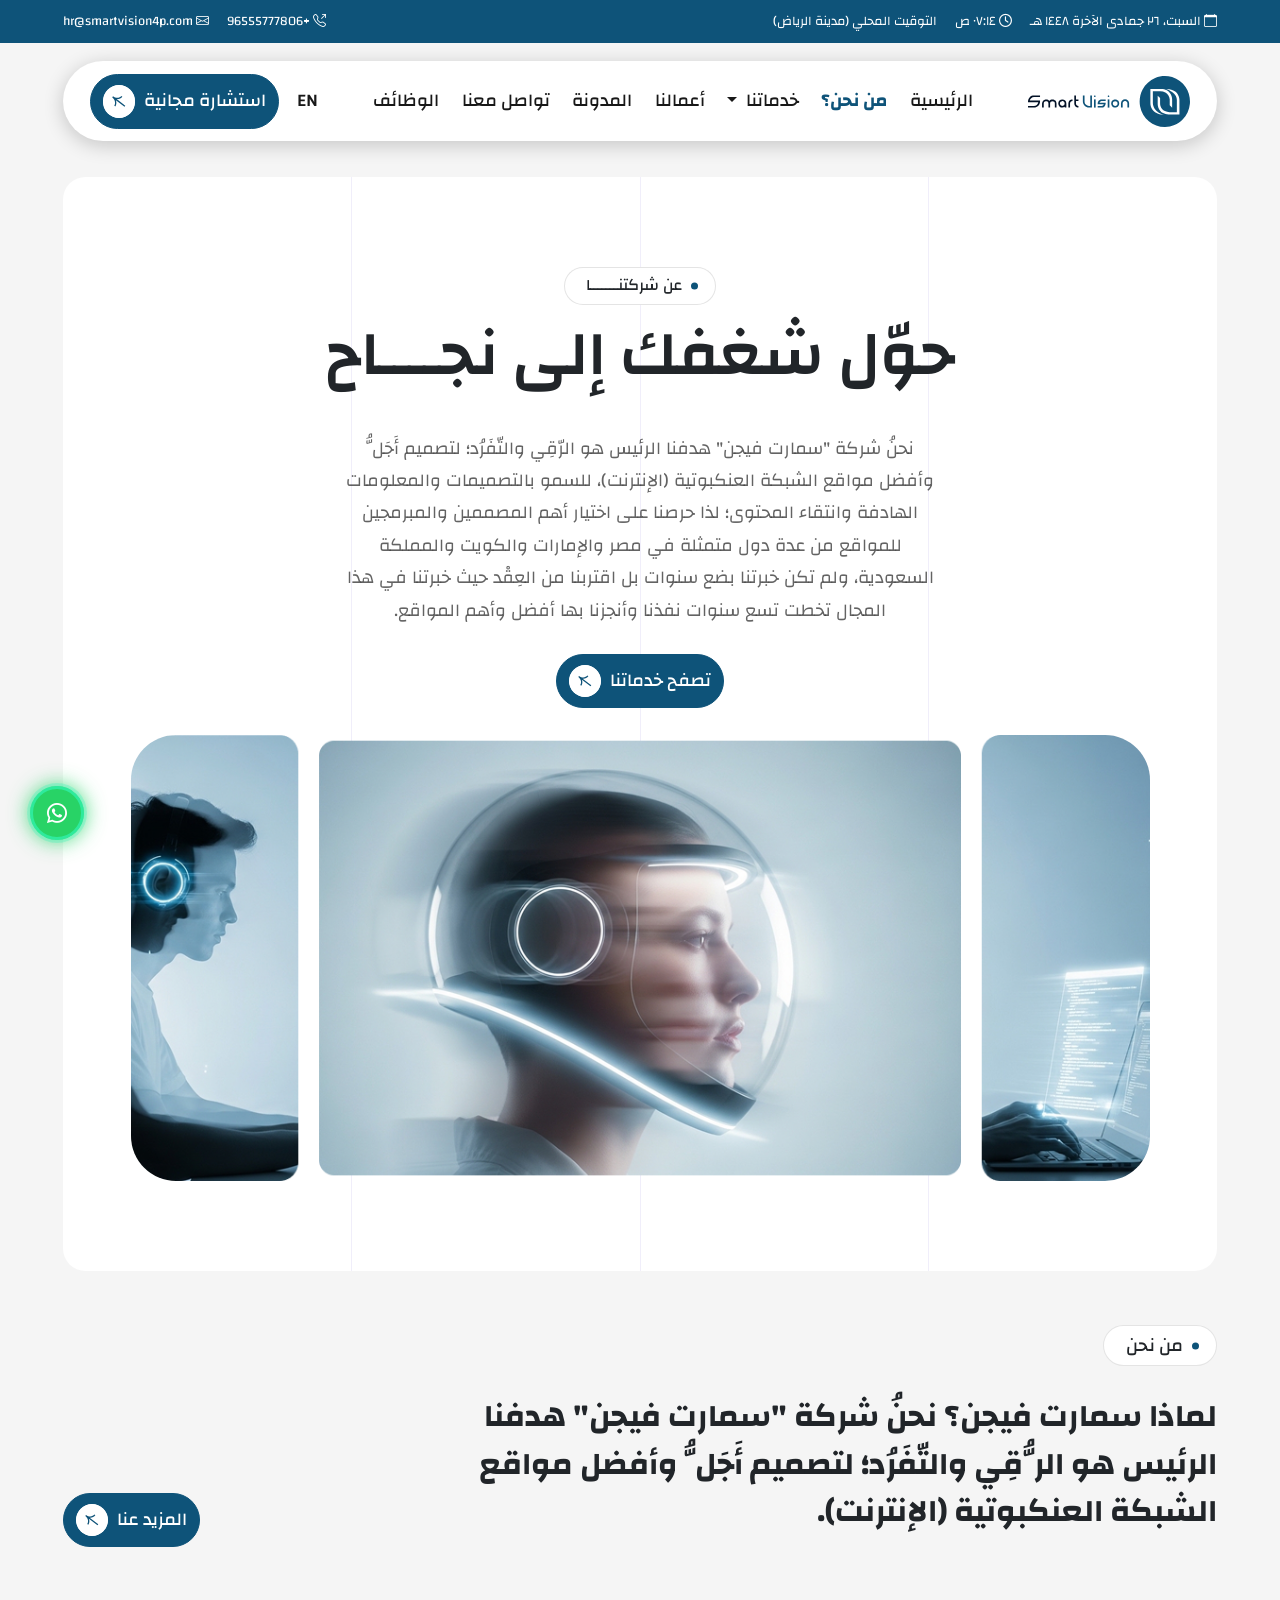
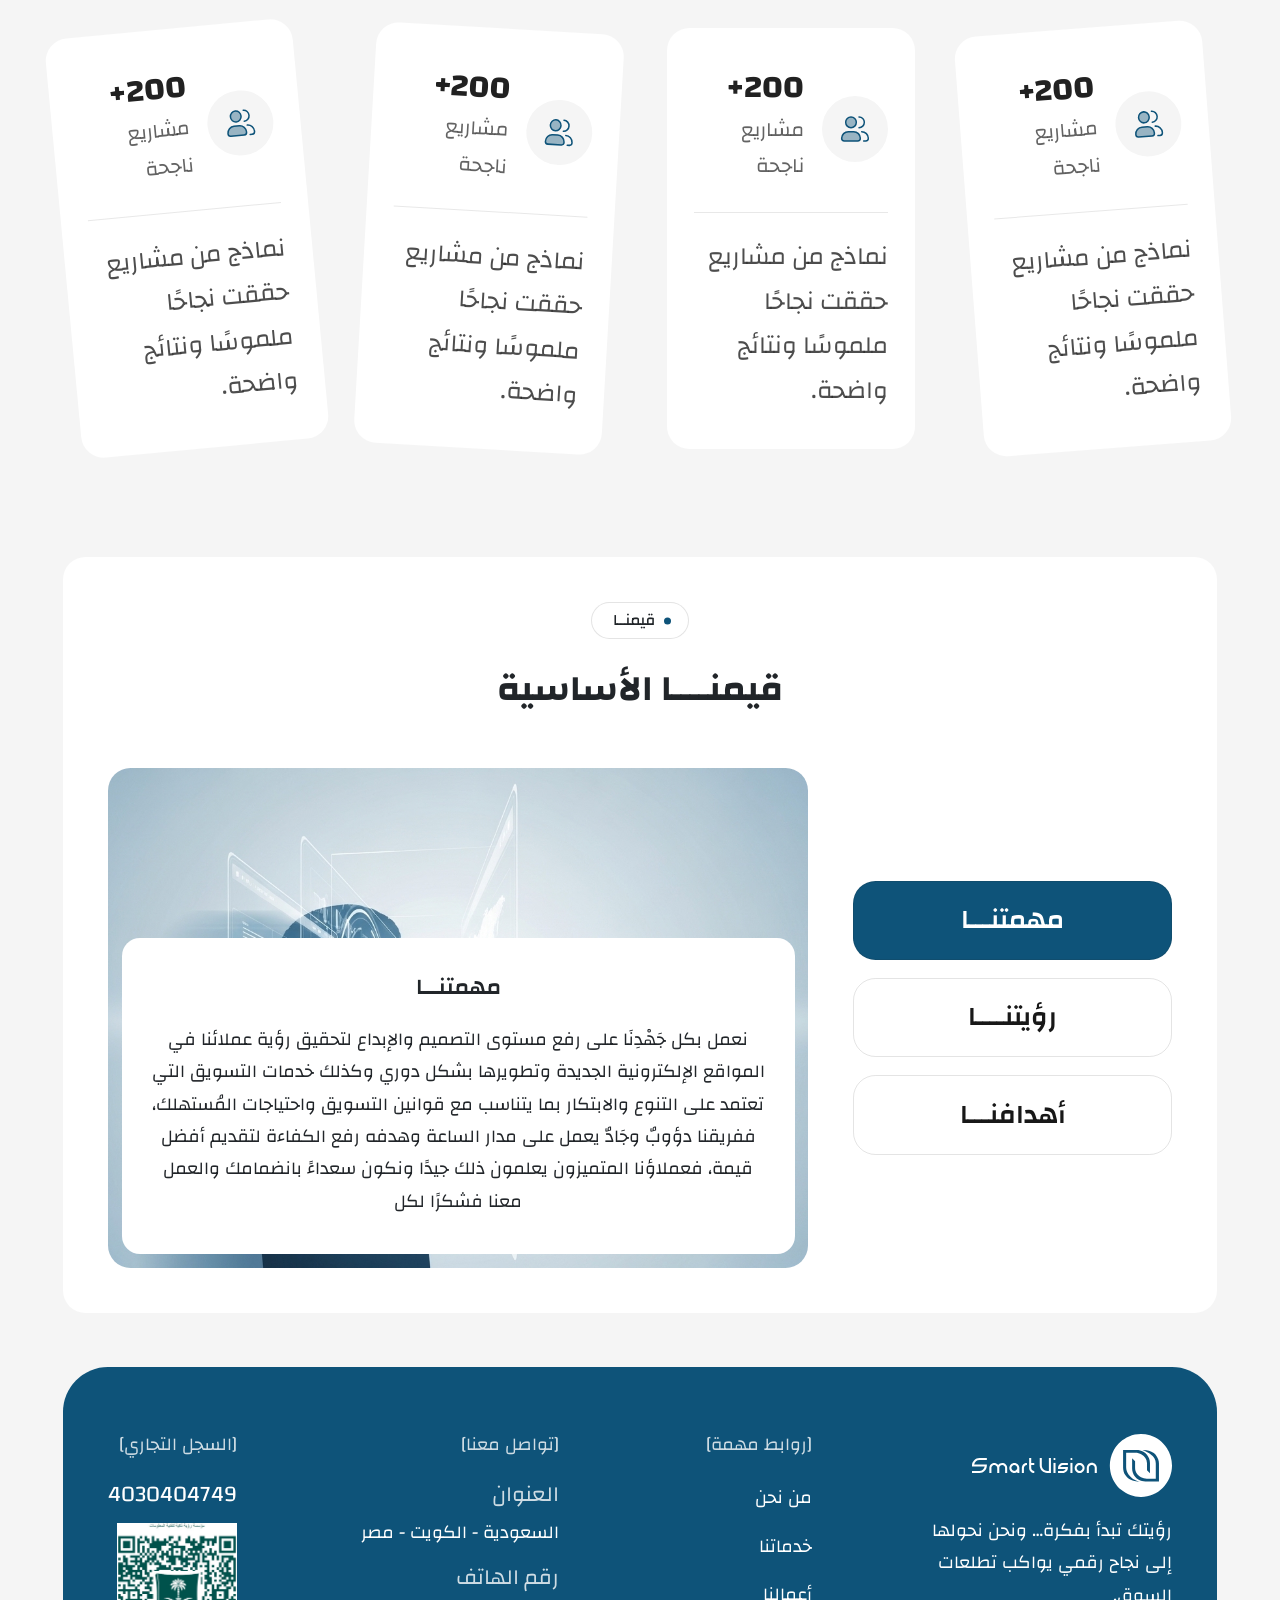
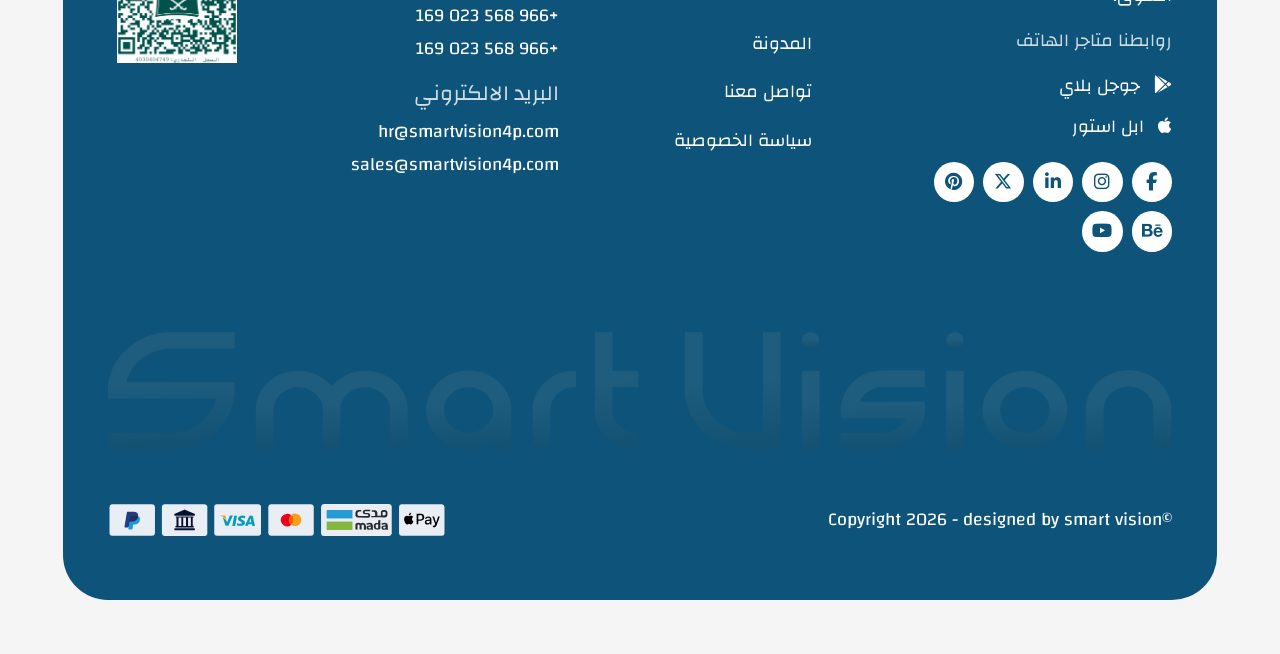
<file: about.html>
<!doctype html>
<html lang="ar" dir="rtl">
  <head>
    <meta charset="UTF-8" />
    <meta http-equiv="X-UA-Compatible" content="IE=edge" />
    <meta name="viewport" content="width=device-width, initial-scale=1.0" />
    <title>Smart Vision</title>
    <link rel="icon" href="images/fav_icon.svg" />

    <meta
      name="keywords"
      content="شركة تصميم مواقع إلكترونية, تصميم مواقع الإنترنت, تطوير المواقع الإلكترونية, تصميم مواقع متاجر إلكترونية, تطوير تطبيقات موبايل, تصميم مواقع احترافية, شركات برمجة المواقع, أفضل شركات تصميم المواقع, تصميم تطبيقات جوال, تصميم مواقع لشركات, حلول تصميم المواقع, تطوير واجهات المستخدم, تصميم مواقع وتسويق إلكتروني, برمجة تطبيقات الجوال, خدمات تطوير المواقع الإلكترونية, أفضل تصميم مواقع في الشرق الأوسط"
    />

    <meta
      name="description"
      content="شركة سعودية رائدة في تصميم وتطوير المواقع الإلكترونية والتطبيقات، نقدم حلولاً مبتكرة ومتطورة لعملائنا في مجال تصميم مواقع الإنترنت، تطوير التطبيقات، وتصميم المتاجر الإلكترونية. خدماتنا تركز على توفير أفضل التجارب الرقمية التي تواكب آخر التطورات في عالم التكنولوجيا."
    />

    <!-- Bootstrap  **== note: file needs to be changed according to the language ==**-->
    <link rel="stylesheet" href="css/bootstrap.rtl.min.css" />
    <!-- <link rel="stylesheet" href="css/bootstrap.min.css"> -->

    <!-- icons  -->
    <link
      rel="stylesheet"
      href="https://cdn.jsdelivr.net/npm/bootstrap-icons@1.13.1/font/bootstrap-icons.min.css"
    />
    <link
      rel="stylesheet"
      href="https://cdnjs.cloudflare.com/ajax/libs/font-awesome/6.7.1/css/all.min.css"
      integrity="sha512-5Hs3dF2AEPkpNAR7UiOHba+lRSJNeM2ECkwxUIxC1Q/FLycGTbNapWXB4tP889k5T5Ju8fs4b1P5z/iB4nMfSQ=="
      crossorigin="anonymous"
      referrerpolicy="no-referrer"
    />

    <!--  slider -->
    <link
      rel="stylesheet"
      href="https://cdn.jsdelivr.net/npm/swiper@11/swiper-bundle.min.css"
    />

    <link
      rel="stylesheet"
      href="https://cdnjs.cloudflare.com/ajax/libs/animate.css/4.1.1/animate.min.css"
      integrity="sha512-c42qTSw/wPZ3/5LBzD+Bw5f7bSF2oxou6wEb+I/lqeaKV5FDIfMvvRp772y4jcJLKuGUOpbJMdg/BTl50fJYAw=="
      crossorigin="anonymous"
      referrerpolicy="no-referrer"
    />

    <link rel="stylesheet" href="css/owl.carousel.min.css" />
    <link rel="stylesheet" href="css/owl.theme.default.min.css" />

    <!-- custom css file link  -->
    <link rel="stylesheet" href="css/style.css" />
  </head>

  <body>
    <!-- go to up -->
    <div class="scrollUp" id="scrollUp">
      <a href="#" aria-label="go to page up">
        <i class="fa-solid fa-chevron-up"></i>
      </a>
    </div>

    <!-- fixed whatsapp icon -->
    <div class="scrollUp whatsapp">
      <a
        href="https://api.whatsapp.com/send?phone=966568023169"
        target="_blank"
        aria-label="تواصل معنا عن الواتساب"
      >
        <i class="bi bi-whatsapp"></i>
      </a>
    </div>

    <!-- ramadan intro  -->
    <!-- <canvas id="canvas"></canvas> -->

    <!-- navbar -->
    <header>
      <!-- Top Navigation -->
      <div
        class="top-nav position-relative d-none d-md-block mb-3 wow animate__fadeInDown"
        data-wow-duration="1s"
      >
        <div
          class="container-fluid position-relative z-3 d-flex align-items-center justify-content-between text-white"
        >
          <div class="date-time">
            <div class="date">
              <i class="bi bi-calendar"></i>
              <time id="hijriDate"></time>
            </div>

            <div class="time">
              <i class="fa-regular fa-clock"></i>
              <time id="liveTime"></time>
            </div>

            <div class="zone">
              التوقيت المحلي
              <span>(مدينة الرياض)</span>
            </div>
          </div>
          <div class="contacts">
            <div class="phone">
              <a href="tel:+96555777806" aria-label="Call us at +96555777806">
                <i class="bi bi-telephone-outbound"></i>
                +96555777806
              </a>
            </div>
            <div class="email">
              <a
                href="mailto:hr@smartvision4p.com"
                aria-label="Send an email to hr@smartvision4p.com"
              >
                <i class="bi bi-envelope"></i>
                hr@smartvision4p.com
              </a>
            </div>
          </div>
        </div>
      </div>
      <!-- Navbar -->
      <nav
        id="mainNav"
        class="navbar navbar-expand-lg navbar-light top-0 wow animate__fadeInDown"
        data-wow-duration="1.5s"
        data-bs-theme="light"
      >
        <div class="container-fluid">
          <div class="navbar-wrapper">
            <button
              class="navbar-toggler"
              type="button"
              data-bs-toggle="collapse"
              data-bs-target="#navbarSupportedContent"
              aria-controls="navbarSupportedContent"
              aria-expanded="false"
              aria-label="Toggle navigation"
            >
              <span class="navbar-toggler-icon"></span>
            </button>
            <a class="navbar-brand m-0" href="index.html">
              <img src="images/logo.svg" alt="Smart Vision logo" />
            </a>
            <div
              class="collapse navbar-collapse justify-content-between align-items-center"
              id="navbarSupportedContent"
            >
              <ul class="navbar-nav mb-2 mb-lg-0">
                <li class="nav-item">
                  <a
                    class="nav-link"
                    aria-current="page"
                    aria-label="Go to home page"
                    href="index.html"
                  >
                    الرئيسية
                  </a>
                </li>
                <li class="nav-item">
                  <a
                    class="nav-link active"
                    href="about.html"
                    aria-label="Learn more about us"
                  >
                    من نحن؟
                  </a>
                </li>
                <li class="nav-item">
                  <div class="dropdown">
                    <button
                      class="nav-link bg-transparent dropdown-toggle"
                      type="button"
                      data-bs-toggle="dropdown"
                      aria-expanded="false"
                    >
                      خدماتنا
                    </button>
                    <ul class="dropdown-menu">
                      <li>
                        <a class="dropdown-item" href="service-details.html"
                          >تصميم المواقع</a
                        >
                      </li>
                      <li>
                        <a class="dropdown-item" href="service-details.html"
                          >تصميم المتاجر الالكترونية</a
                        >
                      </li>
                      <li>
                        <a class="dropdown-item" href="service-details.html"
                          >برمجة تطبيقات الجوال</a
                        >
                      </li>
                      <li>
                        <a class="dropdown-item" href="service-details.html"
                          >أنشاء هوية تجارية</a
                        >
                      </li>
                      <li>
                        <a class="dropdown-item" href="service-details.html"
                          >التسويق من خلال محركات البحث</a
                        >
                      </li>
                      <li>
                        <a class="dropdown-item" href="service-details.html"
                          >فيديو الموشن جرافيك</a
                        >
                      </li>
                      <li>
                        <a class="dropdown-item" href="service-details.html"
                          >كتابة واضافة المحتوى</a
                        >
                      </li>
                      <li>
                        <a class="dropdown-item" href="service-details.html"
                          >دعم فني للمواقع الالكترونية</a
                        >
                      </li>
                    </ul>
                  </div>
                </li>
                <li class="nav-item">
                  <a
                    class="nav-link"
                    href="projects.html"
                    aria-label="View our projects"
                  >
                    أعمالنا
                  </a>
                </li>
                <li class="nav-item">
                  <a
                    class="nav-link"
                    href="blogs.html"
                    aria-label="Read our latest blogs"
                  >
                    المدونة
                  </a>
                </li>
                <li class="nav-item">
                  <a
                    class="nav-link"
                    href="contact.html"
                    aria-label="Contact us for inquiries"
                  >
                    تواصل معنا
                  </a>
                </li>
                <li class="nav-item">
                  <a
                    class="nav-link"
                    href="jobs.html"
                    aria-label="Contact us for inquiries"
                  >
                    الوظائف
                  </a>
                </li>
              </ul>
              <ul class="Request-project d-flex align-items-center gap-2">
                <li class="nav-item">
                  <a
                    href="#"
                    class="nav-link main"
                    id="lang"
                    aria-label="Switch to English"
                  >
                    EN
                  </a>
                </li>
                <li class="separator d-none d-lg-flex align-items-center"></li>

                <li class="nav-item">
                  <a
                    class="nav-link"
                    href="request-project.html"
                    aria-label="Request your project"
                  >
                    <span class="main-btn">
                      <span> استشارة مجانية </span>

                      <img
                        src="images/icons/arrow.svg"
                        alt="arrow right icon"
                      />
                    </span>
                  </a>
                </li>
              </ul>
            </div>
          </div>
        </div>
      </nav>
    </header>

    <!-- breadcrumb Section -->
    <section class="breadcrumbs position-relative">
      <div class="container-fluid">
        <div class="breadcrumb-wrapper">
          <div class="overlay">
            <div class="ln"></div>
            <div class="ln"></div>
            <div class="ln"></div>
          </div>
          <div class="breadcrumb-cnt">
            <div class="title text-center mb-md-5 mb-4">
              <small
                class="secName mx-auto mb-4 wow animate__fadeInDown"
                data-wow-duration="1s"
              >
                عن شركتنـــــــا
              </small>
              <h2 class="secTitle wow animate__fadeInUp" data-wow-duration="1s">
                حوّل شغفك إلى نجــــاح
              </h2>
            </div>
            <div class="col-lg-7 col-md-11 text-center mx-auto">
              <p>
                نحنُ شركة "سمارت فيجن" هدفنا الرئيس هو الرّقِي والتّفَرُد؛
                لتصميم أَجَلُّ وأفضل مواقع الشبكة العنكبوتية (الإنترنت)، للسمو
                بالتصميمات والمعلومات الهادفة وانتقاء المحتوى؛ لذا حرصنا على
                اختيار أهم المصممين والمبرمجين للمواقع من عدة دول متمثلة في مصر
                والإمارات والكويت والمملكة السعودية، ولم تكن خبرتنا بضع سنوات بل
                اقتربنا من العِقْد حيث خبرتنا في هذا المجال تخطت تسع سنوات نفذنا
                وأنجزنا بها أفضل وأهم المواقع.
              </p>
            </div>

            <a
              class="main-btn my-4 mx-auto wow animate__fadeInUp"
              data-wow-duration="1s"
              href="services.html"
              aria-label="Explore our full range of services and solutions to meet your needs"
            >
              <span> تصفح خدماتنا </span>
              <img src="images/icons/arrow.svg" alt="arrow right icon" />
            </a>

            <div class="card-wrapper-img">
              <img src="images/about-details.png" alt="" />
            </div>
          </div>
        </div>
      </div>
    </section>

    <!-- about -->
    <section class="about py-5">
      <div class="container-fluid">
        <div
          class="d-flex flex-wrap align-items-end justify-content-between gap-md-4 gap-2"
        >
          <div class="title col-10 col-md-8" aria-labelledby="about-heading">
            <p
              class="secName mb-4 wow animate__fadeInDown"
              data-wow-duration="1s"
            >
              من نحن
            </p>
            <h2
              class="fs-3 secTitle wow animate__fadeInUp"
              data-wow-duration="1s"
              id="about-heading"
            >
              لماذا سمارت فيجن؟ نحنُ شركة "سمارت فيجن" هدفنا الرئيس هو الرُّقِي
              والتّفَرُد؛ لتصميم أَجَلُّ وأفضل مواقع الشبكة العنكبوتية
              (الإنترنت).
            </h2>
          </div>
          <a
            class="main-btn wow animate__slideInLeft"
            data-wow-duration="2s"
            href="about.html"
            aria-label="Learn more about why choose Smart Vision for your projects"
          >
            <span> المزيد عنا </span>

            <img src="images/icons/arrow.svg" alt="arrow right icon" />
          </a>
        </div>
        <div class="row row-cols-1 row-cols-md-2 row-cols-lg-4 g-md-5 g-3 mt-4">
          <div class="col wow animate__slideInUp" data-wow-duration="3s">
            <div class="card">
              <div class="card-body">
                <div class="d-flex align-items-center gap-3 mb-3">
                  <div class="about-icon position-relative">
                    <img src="images/icons/about-Icon.svg" alt="" />
                  </div>
                  <div class="card-title">
                    <b class="about-static fw-bold"> 200+</b>
                    <p class="about-title">مشاريع ناجحة</p>
                  </div>
                </div>
                <p class="about-desc">
                  نماذج من مشاريع حققت نجاحًا ملموسًا ونتائج واضحة.
                </p>
              </div>
            </div>
          </div>
          <div class="col wow animate__slideInUp" data-wow-duration="3s">
            <div class="card">
              <div class="card-body">
                <div class="d-flex align-items-center gap-3 mb-3">
                  <div class="about-icon position-relative">
                    <img src="images/icons/about-Icon.svg" alt="" />
                  </div>
                  <div class="card-title">
                    <b class="about-static fw-bold"> 200+</b>
                    <p class="about-title">مشاريع ناجحة</p>
                  </div>
                </div>
                <p class="about-desc">
                  نماذج من مشاريع حققت نجاحًا ملموسًا ونتائج واضحة.
                </p>
              </div>
            </div>
          </div>
          <div class="col wow animate__slideInUp" data-wow-duration="3s">
            <div class="card">
              <div class="card-body">
                <div class="d-flex align-items-center gap-3 mb-3">
                  <div class="about-icon position-relative">
                    <img src="images/icons/about-Icon.svg" alt="" />
                  </div>
                  <div class="card-title">
                    <b class="about-static fw-bold"> 200+</b>
                    <p class="about-title">مشاريع ناجحة</p>
                  </div>
                </div>
                <p class="about-desc">
                  نماذج من مشاريع حققت نجاحًا ملموسًا ونتائج واضحة.
                </p>
              </div>
            </div>
          </div>
          <div class="col wow animate__slideInUp" data-wow-duration="3s">
            <div class="card">
              <div class="card-body">
                <div class="d-flex align-items-center gap-3 mb-3">
                  <div class="about-icon position-relative">
                    <img src="images/icons/about-Icon.svg" alt="" />
                  </div>
                  <div class="card-title">
                    <b class="about-static fw-bold"> 200+</b>
                    <p class="about-title">مشاريع ناجحة</p>
                  </div>
                </div>
                <p class="about-desc">
                  نماذج من مشاريع حققت نجاحًا ملموسًا ونتائج واضحة.
                </p>
              </div>
            </div>
          </div>
        </div>
      </div>
    </section>

    <!-- values -->
    <section class="values py-5">
      <div class="container-fluid">
        <div class="card-wrapper">
          <div class="title text-center mb-5">
            <small
              class="secName mx-auto mb-4 wow animate__fadeInDown"
              data-wow-duration="1s"
            >
              قيمنــا
            </small>
            <h2 class="secTitle wow animate__fadeInUp" data-wow-duration="1s">
              قيمنــــا الأساسية
            </h2>
          </div>
          <div class="row align-items-center g-4">
            <div class="col-md-4 col-12">
              <div
                class="nav flex-column nav-pills gap-3 me-3"
                id="v-pills-tab"
                role="tablist"
                aria-orientation="vertical"
              >
                <button
                  class="nav-link active"
                  id="v-pills-mission-tab"
                  data-bs-toggle="pill"
                  data-bs-target="#v-pills-mission"
                  type="button"
                  role="tab"
                  aria-controls="v-pills-mission"
                  aria-selected="true"
                >
                  مهمتنـــا
                </button>
                <button
                  class="nav-link"
                  id="v-pills-vision-tab"
                  data-bs-toggle="pill"
                  data-bs-target="#v-pills-vision"
                  type="button"
                  role="tab"
                  aria-controls="v-pills-vision"
                  aria-selected="false"
                >
                  رؤيتنــــا
                </button>
                <button
                  class="nav-link"
                  id="v-pills-goals-tab"
                  data-bs-toggle="pill"
                  data-bs-target="#v-pills-goals"
                  type="button"
                  role="tab"
                  aria-controls="v-pills-goals"
                  aria-selected="false"
                >
                  أهدافنـــا
                </button>
              </div>
            </div>
            <div class="col-md-8 col-12">
              <div class="card">
                <img
                  src="images/values.png"
                  class="card-img"
                  alt="values image"
                />
                <div class="tab-content" id="v-pills-tabContent">
                  <div
                    class="tab-pane fade show active"
                    id="v-pills-mission"
                    role="tabpanel"
                    aria-labelledby="v-pills-mission-tab"
                    tabindex="0"
                  >
                    <div class="card-img-overlay">
                      <h5 class="card-title fw-semibold">مهمتنـــا</h5>
                      <p class="card-text">
                        نعمل بكل جَهْدِنَا على رفع مستوى التصميم والإبداع لتحقيق رؤية عملائنا في المواقع الإلكترونية الجديدة وتطويرها بشكل دوري وكذلك خدمات التسويق التي تعتمد على التنوع والابتكار بما يتناسب مع قوانين التسويق واحتياجات المُستهلك، ففريقنا دؤوبٌ وجَادٌ يعمل على مدار الساعة وهدفه رفع الكفاءة لتقديم أفضل قيمة، فعملاؤنا المتميزون يعلمون ذلك جيدًا ونكون سعداءً بانضمامك والعمل معنا فشكرًا لكل
                      </p>
                    </div>
                  </div>
                  <div
                    class="tab-pane fade"
                    id="v-pills-vision"
                    role="tabpanel"
                    aria-labelledby="v-pills-vision-tab"
                    tabindex="0"
                  >
                    <div class="card-img-overlay">
                      <h5 class="card-title fw-semibold">رؤيتنـــا</h5>
                      <p class="card-text">
                        نعمل بكل جَهْدِنَا على رفع مستوى التصميم والإبداع لتحقيق رؤية عملائنا في المواقع الإلكترونية الجديدة وتطويرها بشكل دوري وكذلك خدمات التسويق التي تعتمد على التنوع والابتكار بما يتناسب مع قوانين التسويق واحتياجات المُستهلك، ففريقنا دؤوبٌ وجَادٌ يعمل على مدار الساعة وهدفه رفع الكفاءة لتقديم أفضل قيمة، فعملاؤنا المتميزون يعلمون ذلك جيدًا ونكون سعداءً بانضمامك والعمل معنا فشكرًا لكل
                      </p>
                    </div>
                  </div>
                  <div
                    class="tab-pane fade"
                    id="v-pills-goals"
                    role="tabpanel"
                    aria-labelledby="v-pills-goals-tab"
                    tabindex="0"
                  >
                    <div class="card-img-overlay">
                      <h5 class="card-title fw-semibold">أهدافنـــا</h5>
                      <p class="card-text">
                        نعمل بكل جَهْدِنَا على رفع مستوى التصميم والإبداع لتحقيق رؤية عملائنا في المواقع الإلكترونية الجديدة وتطويرها بشكل دوري وكذلك خدمات التسويق التي تعتمد على التنوع والابتكار بما يتناسب مع قوانين التسويق واحتياجات المُستهلك، ففريقنا دؤوبٌ وجَادٌ يعمل على مدار الساعة وهدفه رفع الكفاءة لتقديم أفضل قيمة، فعملاؤنا المتميزون يعلمون ذلك جيدًا ونكون سعداءً بانضمامك والعمل معنا فشكرًا لكل
                      </p>
                    </div>
                  </div>
                </div>
              </div>
            </div>
          </div>
        </div>
      </div>
    </section>

    <!-- footer -->
    <footer>
      <div class="container-fluid">
        <div class="footer-wrapper wow animate__fadeIn" data-wow-duration="3s">
          <!-- القسم العلوي من الفوتر -->
          <div class="main-footer">
            <div class="row gy-4 justify-content-between">
              <!-- شعار الشركة ومعلومات عامة -->
              <div class="col-lg-3">
                <div class="logo">
                  <a href="index.html" aria-label="Go to home page">
                    <img
                      class="footer-brand"
                      src="images/logo.svg"
                      alt="Smart Vision logo"
                    />
                  </a>
                  <p class="my-3">
                    رؤيتك تبدأ بفكرة… ونحن نحولها إلى نجاح رقمي يواكب تطلعات
                    السوق.
                  </p>
                  <div>
                    <h5 class="footer-heading my-md-3">روابطنا متاجر الهاتف</h5>
                    <ul class="apps-icons my-3 d-flex flex-column gap-2">
                      <li>
                        <a
                          href="https://play.google.com/store/apps/dev?id=8697678374869740936"
                          target="_blank"
                          aria-label="Google Play"
                        >
                          <i class="fa-brands fa-google-play me-2"></i>
                          <span>جوجل بلاي</span>
                        </a>
                      </li>
                      <li>
                        <a
                          href="https://apps.apple.com/eg/developer/amir-nageh/id1497851425"
                          target="_blank"
                          aria-label="Apple Store"
                        >
                          <i class="fa-brands fa-apple me-2"></i>
                          <span>ابل استور</span>
                        </a>
                      </li>
                    </ul>
                  </div>
                  <nav aria-label="Social Media Links">
                    <ul class="social-icons">
                      <li>
                        <a
                          href="https://www.facebook.com/smartvision4p.eg"
                          target="_blank"
                          aria-label="Visit our Facebook page"
                        >
                          <i class="fa-brands fa-facebook-f"></i>
                        </a>
                      </li>
                      <li>
                        <a
                          href="https://www.instagram.com/smartvision.group"
                          target="_blank"
                          aria-label="Visit our Instagram page"
                        >
                          <i class="fa-brands fa-instagram"></i>
                        </a>
                      </li>
                      <li>
                        <a
                          href="https://www.linkedin.com/in/smartvision4p-%D8%B4%D8%B1%D9%83%D8%A9-%D8%A8%D8%B1%D9%85%D8%AC%D8%A9-a4627720a/"
                          target="_blank"
                          aria-label="Visit our LinkedIn page"
                        >
                          <i class="fa-brands fa-linkedin-in"></i>
                        </a>
                      </li>
                      <li>
                        <a
                          href="https://x.com/SmartVision4p"
                          target="_blank"
                          aria-label="Visit our X Twitter page"
                        >
                          <i class="fa-brands fa-x-twitter"></i>
                        </a>
                      </li>
                      <li>
                        <a
                          href="https://www.pinterest.com/smartvision860/_created/"
                          target="_blank"
                          aria-label="Visit our pinterest page"
                        >
                          <i class="fa-brands fa-pinterest"></i>
                        </a>
                      </li>
                      <li>
                        <a
                          href="https://www.behance.net/SmArtVision44p"
                          target="_blank"
                          aria-label="Visit our behance page"
                        >
                          <i class="fa-brands fa-behance"></i>
                        </a>
                      </li>
                      <li>
                        <a
                          href="https://www.youtube.com/@smartvision4p"
                          target="_blank"
                          aria-label="Visit our youtube chanel"
                        >
                          <i class="fa-brands fa-youtube"></i>
                        </a>
                      </li>
                    </ul>
                  </nav>
                </div>
              </div>

              <div class="col-6 col-md-4 col-lg-auto">
                <h4 class="footer-heading footer-pages-title">[روابط مهمة]</h4>
                <nav aria-label="Site Pages">
                  <ul>
                    <li>
                      <a href="about.html" aria-label="Learn more about us"
                        >من نحن</a
                      >
                    </li>
                    <li>
                      <a href="services.html" aria-label="Explore our services"
                        >خدماتنا</a
                      >
                    </li>
                    <li>
                      <a href="projects.html" aria-label="View our projects"
                        >أعمالنا</a
                      >
                    </li>
                    <li>
                      <a href="blogs.html" aria-label="Read our latest blogs"
                        >المدونة</a
                      >
                    </li>
                    <li>
                      <a
                        href="contact.html"
                        aria-label="Contact us for inquiries"
                        >تواصل معنا</a
                      >
                    </li>
                    <li>
                      <a
                        href="terms.html"
                        aria-label="View terms and conditions"
                        >سياسة الخصوصية</a
                      >
                    </li>
                  </ul>
                </nav>
              </div>
              <div class="col-6 col-md-4 col-lg-auto">
                <div class="d-flex gap-3 d-md-block">
                  <div>
                    <h4 class="footer-heading footer-contact-title">
                      [تواصل معنا]
                    </h4>
                    <nav aria-label="Contact Information">
                      <ul>
                        <li>
                          <h5>العنوان</h5>
                          <p>السعودية - الكويت - مصر</p>
                        </li>
                        <li>
                          <h5>رقم الهاتف</h5>
                          <a
                            href="tel:+966568023169"
                            aria-label="Call us at +966 568 023 169"
                          >
                            +966 568 023 169
                          </a>
                          <a
                            href="tel:+966568023169"
                            aria-label="Call us at +966 568 023 169"
                          >
                            +966 568 023 169
                          </a>
                        </li>
                        <li>
                          <h5>البريد الالكتروني</h5>
                          <a
                            href="mailto:hr@smartvision4p.com"
                            aria-label="Send an email to hr@smartvision4p.com"
                          >
                            hr@smartvision4p.com
                          </a>
                          <a
                            href="mailto:sales@smartvision4p.com"
                            aria-label="Send an email to sales@smartvision4p.com"
                          >
                            sales@smartvision4p.com
                          </a>
                        </li>
                      </ul>
                    </nav>
                  </div>
                </div>
              </div>
              <div class="col-6 col-md-4 col-lg-auto">
                <h4 class="footer-heading footer-links-title">
                  [السجل التجاري]
                </h4>
                <p class="cer_num">4030404749</p>
                <div class="approved d-flex align-items-center gap-3">
                  <img src="images/cer.png" alt="السجل التجاري" />
                </div>
              </div>
            </div>
          </div>

          <!-- القسم السفلي من الفوتر -->
          <div class="sub-footer py-3">
            <div
              class="d-flex flex-column-reverse flex-md-row gap-3 align-items-center justify-content-center justify-content-md-between"
            >
              <p>©Copyright 2026 - designed by smart vision </p>
              <div class="payment-images">
                <img
                  src="images/footer-card.svg"
                  alt="Available payment methods include PayPal, Mada, Mastercard, Visa, Apple Pay, and bank transfer"
                />
              </div>
            </div>
          </div>
        </div>
      </div>
    </footer>

    <!-- jquery script -->
    <script src="js/jquery-3.6.0.min.js"></script>

    <!-- bootstrap script -->
    <script src="js/bootstrap.bundle.min.js"></script>

    <!-- slider -->
    <script src="https://cdn.jsdelivr.net/npm/swiper@11/swiper-bundle.min.js"></script>
    <script src="js/owl.carousel.min.js"></script>

    <!-- WOW -->
    <script src="js/wow.min.js"></script>

    <!-- custom js file link  -->
    <script src="js/script.js"></script>
  </body>
</html>
</file>
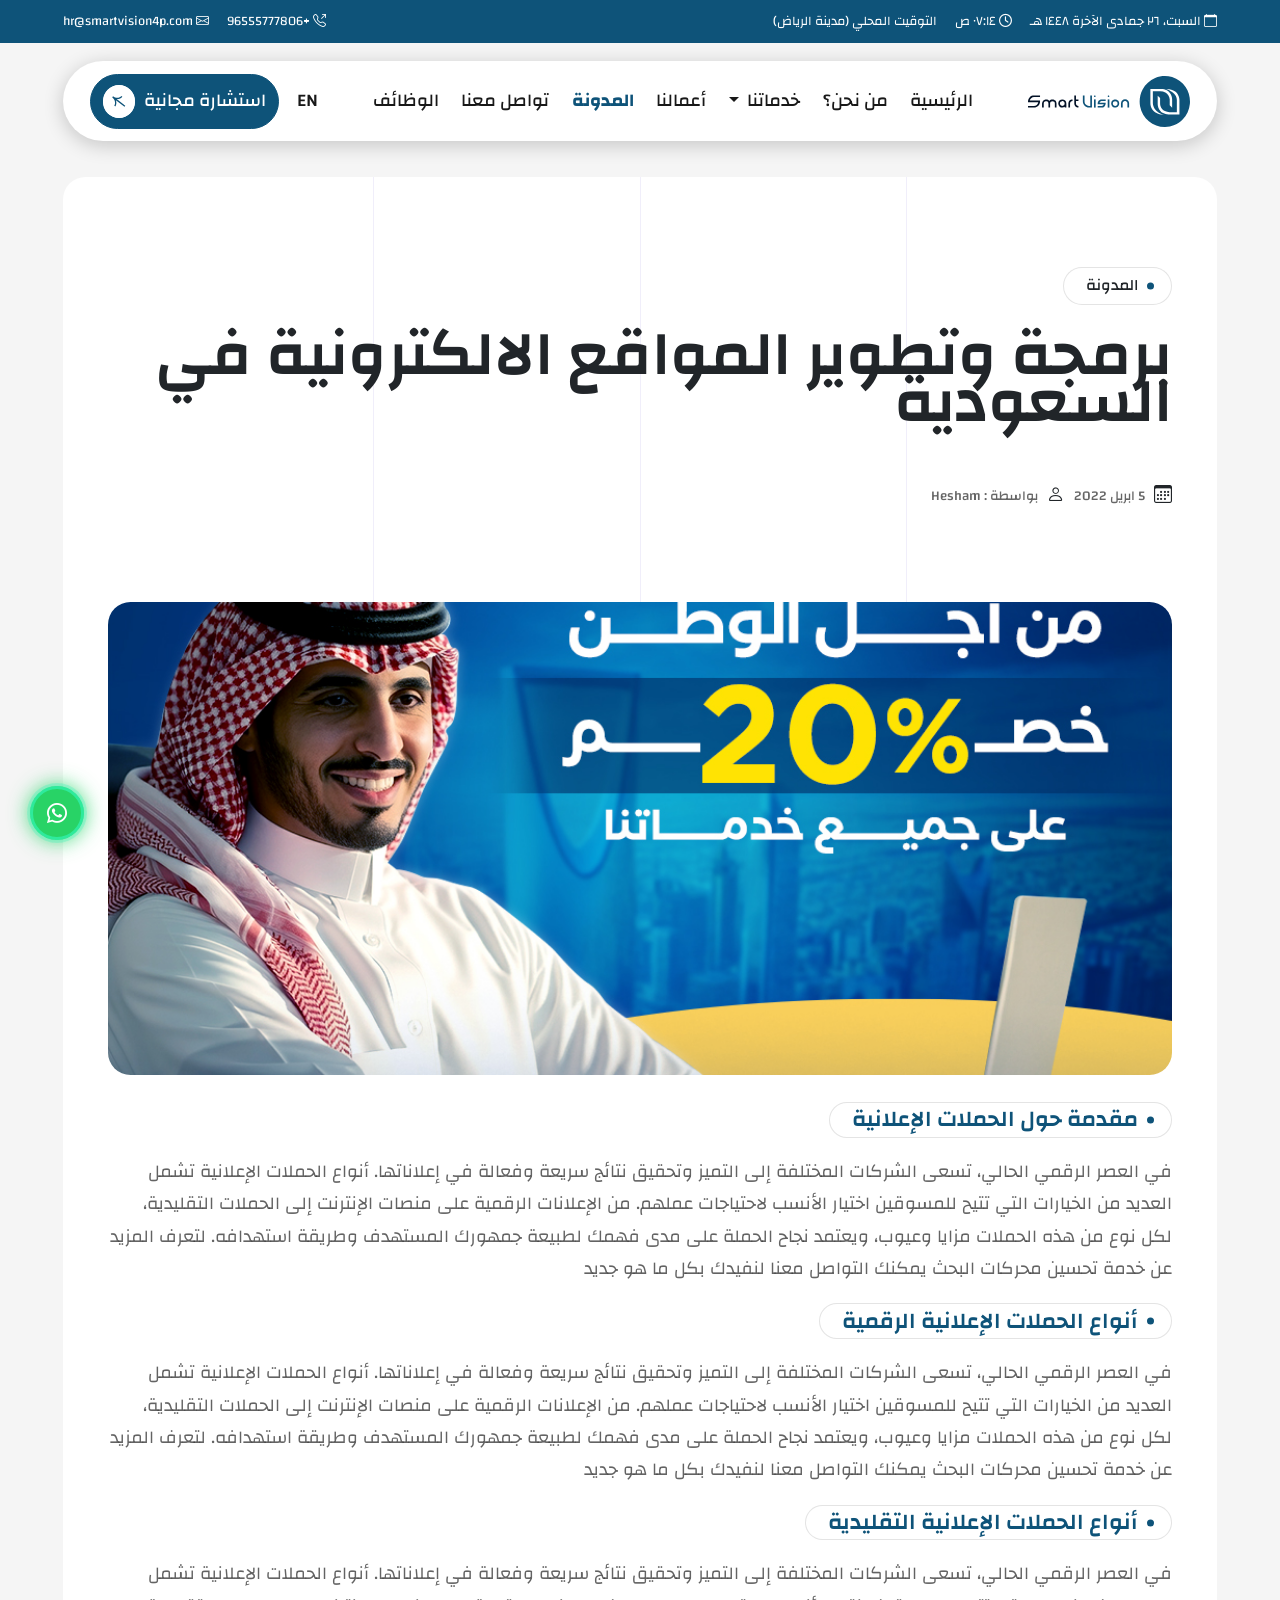
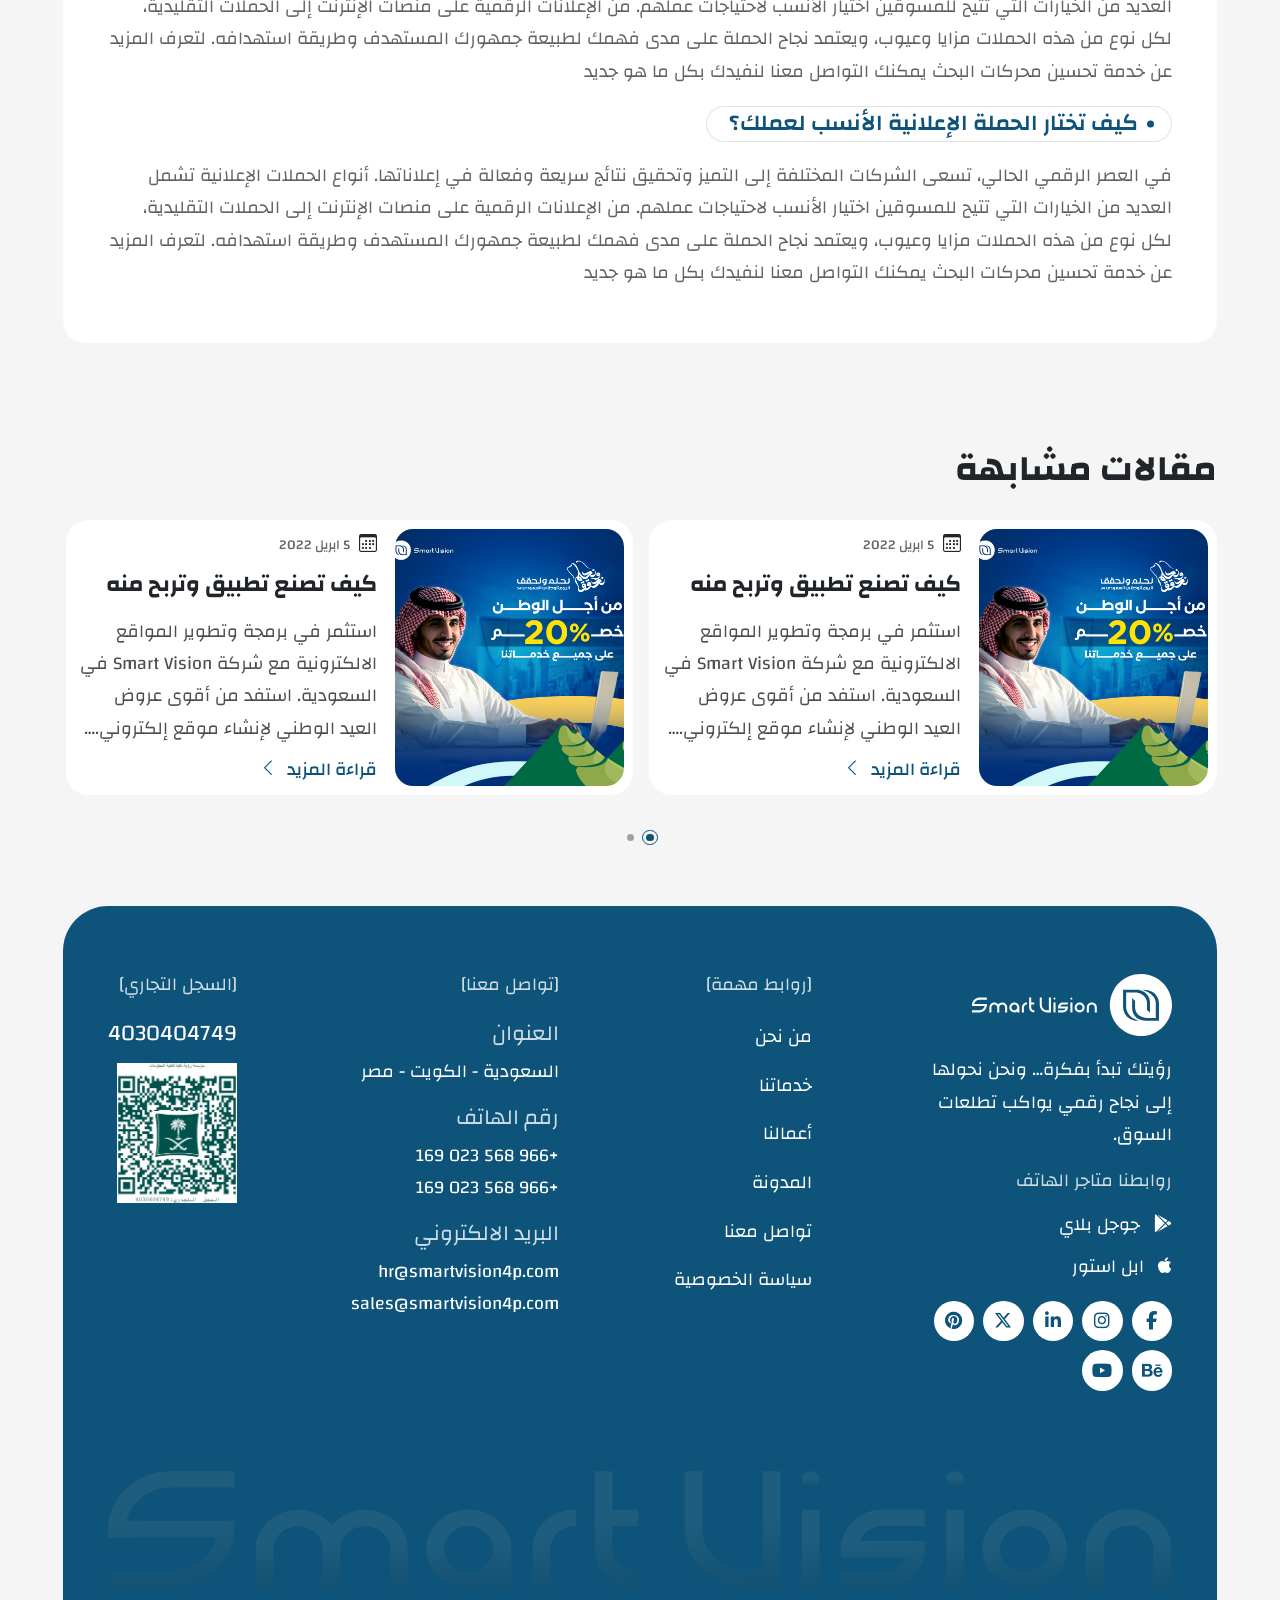
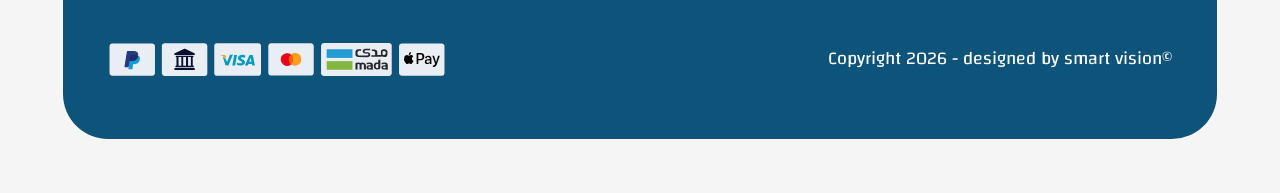
<file: blog-details.html>
<!doctype html>
<html lang="ar" dir="rtl">
  <head>
    <meta charset="UTF-8" />
    <meta http-equiv="X-UA-Compatible" content="IE=edge" />
    <meta name="viewport" content="width=device-width, initial-scale=1.0" />
    <title>Smart Vision</title>
    <link rel="icon" href="images/fav_icon.svg" />

    <meta
      name="keywords"
      content="شركة تصميم مواقع إلكترونية, تصميم مواقع الإنترنت, تطوير المواقع الإلكترونية, تصميم مواقع متاجر إلكترونية, تطوير تطبيقات موبايل, تصميم مواقع احترافية, شركات برمجة المواقع, أفضل شركات تصميم المواقع, تصميم تطبيقات جوال, تصميم مواقع لشركات, حلول تصميم المواقع, تطوير واجهات المستخدم, تصميم مواقع وتسويق إلكتروني, برمجة تطبيقات الجوال, خدمات تطوير المواقع الإلكترونية, أفضل تصميم مواقع في الشرق الأوسط"
    />

    <meta
      name="description"
      content="شركة سعودية رائدة في تصميم وتطوير المواقع الإلكترونية والتطبيقات، نقدم حلولاً مبتكرة ومتطورة لعملائنا في مجال تصميم مواقع الإنترنت، تطوير التطبيقات، وتصميم المتاجر الإلكترونية. خدماتنا تركز على توفير أفضل التجارب الرقمية التي تواكب آخر التطورات في عالم التكنولوجيا."
    />

    <!-- Bootstrap  **== note: file needs to be changed according to the language ==**-->
    <link rel="stylesheet" href="css/bootstrap.rtl.min.css" />
    <!-- <link rel="stylesheet" href="css/bootstrap.min.css"> -->

    <!-- icons  -->
    <link
      rel="stylesheet"
      href="https://cdn.jsdelivr.net/npm/bootstrap-icons@1.13.1/font/bootstrap-icons.min.css"
    />
    <link
      rel="stylesheet"
      href="https://cdnjs.cloudflare.com/ajax/libs/font-awesome/6.7.1/css/all.min.css"
      integrity="sha512-5Hs3dF2AEPkpNAR7UiOHba+lRSJNeM2ECkwxUIxC1Q/FLycGTbNapWXB4tP889k5T5Ju8fs4b1P5z/iB4nMfSQ=="
      crossorigin="anonymous"
      referrerpolicy="no-referrer"
    />

    <!--  slider -->
    <link
      rel="stylesheet"
      href="https://cdn.jsdelivr.net/npm/swiper@11/swiper-bundle.min.css"
    />

    <link
      rel="stylesheet"
      href="https://cdnjs.cloudflare.com/ajax/libs/animate.css/4.1.1/animate.min.css"
      integrity="sha512-c42qTSw/wPZ3/5LBzD+Bw5f7bSF2oxou6wEb+I/lqeaKV5FDIfMvvRp772y4jcJLKuGUOpbJMdg/BTl50fJYAw=="
      crossorigin="anonymous"
      referrerpolicy="no-referrer"
    />

    <link rel="stylesheet" href="css/owl.carousel.min.css" />
    <link rel="stylesheet" href="css/owl.theme.default.min.css" />

    <!-- custom css file link  -->
    <link rel="stylesheet" href="css/style.css" />
  </head>

  <body>
    <!-- go to up -->
    <div class="scrollUp" id="scrollUp">
      <a href="#" aria-label="go to page up">
        <i class="fa-solid fa-chevron-up"></i>
      </a>
    </div>

    <!-- fixed whatsapp icon -->
    <div class="scrollUp whatsapp">
      <a
        href="https://api.whatsapp.com/send?phone=966568023169"
        target="_blank"
        aria-label="تواصل معنا عن الواتساب"
      >
        <i class="bi bi-whatsapp"></i>
      </a>
    </div>

    <!-- ramadan intro  -->
    <!-- <canvas id="canvas"></canvas> -->

    <!-- navbar -->
    <header>
      <!-- Top Navigation -->
      <div
        class="top-nav position-relative d-none d-md-block mb-3 wow animate__fadeInDown"
        data-wow-duration="1s"
      >
        <div
          class="container-fluid position-relative z-3 d-flex align-items-center justify-content-between text-white"
        >
          <div class="date-time">
            <div class="date">
              <i class="bi bi-calendar"></i>
              <time id="hijriDate"></time>
            </div>

            <div class="time">
              <i class="fa-regular fa-clock"></i>
              <time id="liveTime"></time>
            </div>

            <div class="zone">
              التوقيت المحلي
              <span>(مدينة الرياض)</span>
            </div>
          </div>
          <div class="contacts">
            <div class="phone">
              <a href="tel:+96555777806" aria-label="Call us at +96555777806">
                <i class="bi bi-telephone-outbound"></i>
                +96555777806
              </a>
            </div>
            <div class="email">
              <a
                href="mailto:hr@smartvision4p.com"
                aria-label="Send an email to hr@smartvision4p.com"
              >
                <i class="bi bi-envelope"></i>
                hr@smartvision4p.com
              </a>
            </div>
          </div>
        </div>
      </div>
      <!-- Navbar -->
      <nav
        id="mainNav"
        class="navbar navbar-expand-lg navbar-light top-0 wow animate__fadeInDown"
        data-wow-duration="1.5s"
        data-bs-theme="light"
      >
        <div class="container-fluid">
          <div class="navbar-wrapper">
            <button
              class="navbar-toggler"
              type="button"
              data-bs-toggle="collapse"
              data-bs-target="#navbarSupportedContent"
              aria-controls="navbarSupportedContent"
              aria-expanded="false"
              aria-label="Toggle navigation"
            >
              <span class="navbar-toggler-icon"></span>
            </button>
            <a class="navbar-brand m-0" href="index.html">
              <img src="images/logo.svg" alt="Smart Vision logo" />
            </a>
            <div
              class="collapse navbar-collapse justify-content-between align-items-center"
              id="navbarSupportedContent"
            >
              <ul class="navbar-nav mb-2 mb-lg-0">
                <li class="nav-item">
                  <a
                    class="nav-link"
                    aria-current="page"
                    aria-label="Go to home page"
                    href="index.html"
                  >
                    الرئيسية
                  </a>
                </li>
                <li class="nav-item">
                  <a
                    class="nav-link"
                    href="about.html"
                    aria-label="Learn more about us"
                  >
                    من نحن؟
                  </a>
                </li>
                <li class="nav-item">
                  <div class="dropdown">
                    <button
                      class="nav-link bg-transparent dropdown-toggle"
                      type="button"
                      data-bs-toggle="dropdown"
                      aria-expanded="false"
                    >
                      خدماتنا
                    </button>
                    <ul class="dropdown-menu">
                      <li>
                        <a class="dropdown-item" href="service-details.html"
                          >تصميم المواقع</a
                        >
                      </li>
                      <li>
                        <a class="dropdown-item" href="service-details.html"
                          >تصميم المتاجر الالكترونية</a
                        >
                      </li>
                      <li>
                        <a class="dropdown-item" href="service-details.html"
                          >برمجة تطبيقات الجوال</a
                        >
                      </li>
                      <li>
                        <a class="dropdown-item" href="service-details.html"
                          >أنشاء هوية تجارية</a
                        >
                      </li>
                      <li>
                        <a class="dropdown-item" href="service-details.html"
                          >التسويق من خلال محركات البحث</a
                        >
                      </li>
                      <li>
                        <a class="dropdown-item" href="service-details.html"
                          >فيديو الموشن جرافيك</a
                        >
                      </li>
                      <li>
                        <a class="dropdown-item" href="service-details.html"
                          >كتابة واضافة المحتوى</a
                        >
                      </li>
                      <li>
                        <a class="dropdown-item" href="service-details.html"
                          >دعم فني للمواقع الالكترونية</a
                        >
                      </li>
                    </ul>
                  </div>
                </li>
                <li class="nav-item">
                  <a
                    class="nav-link"
                    href="projects.html"
                    aria-label="View our projects"
                  >
                    أعمالنا
                  </a>
                </li>
                <li class="nav-item">
                  <a
                    class="nav-link active"
                    href="blogs.html"
                    aria-label="Read our latest blogs"
                  >
                    المدونة
                  </a>
                </li>
                <li class="nav-item">
                  <a
                    class="nav-link"
                    href="contact.html"
                    aria-label="Contact us for inquiries"
                  >
                    تواصل معنا
                  </a>
                </li>
                <li class="nav-item">
                  <a
                    class="nav-link"
                    href="jobs.html"
                    aria-label="Contact us for inquiries"
                  >
                    الوظائف
                  </a>
                </li>
              </ul>
              <ul class="Request-project d-flex align-items-center gap-2">
                <li class="nav-item">
                  <a
                    href="#"
                    class="nav-link main"
                    id="lang"
                    aria-label="Switch to English"
                  >
                    EN
                  </a>
                </li>
                <li class="separator d-none d-lg-flex align-items-center"></li>

                <li class="nav-item">
                  <a
                    class="nav-link"
                    href="request-project.html"
                    aria-label="Request your project"
                  >
                    <span class="main-btn">
                      <span> استشارة مجانية </span>

                      <img
                        src="images/icons/arrow.svg"
                        alt="arrow right icon"
                      />
                    </span>
                  </a>
                </li>
              </ul>
            </div>
          </div>
        </div>
      </nav>
    </header>

    <section>
      <div class="container-fluid">
        <div class="card-wrapper">
          <!-- breadcrumb Section -->
          <div class="breadcrumbs">
            <div class="breadcrumb-wrapper">
              <div class="overlay">
                <div class="ln"></div>
                <div class="ln"></div>
                <div class="ln"></div>
              </div>
              <div class="breadcrumb-cnt">
                <div class="title mb-md-5 mb-4">
                  <small
                    class="secName mb-4 wow animate__fadeInDown"
                    data-wow-duration="1s"
                  >
                    المدونة
                  </small>
                  <!-- blog name -->
                  <h1
                    class="secTitle text-start wow animate__fadeInUp"
                    data-wow-duration="1s"
                  >
                    برمجة وتطوير المواقع الالكترونية في السعودية
                  </h1>
                </div>
                <div class="blogs d-flex align-items-center gap-2">
                  <div class="info d-flex align-items-center gap-2">
                    <i class="bi bi-calendar3"></i>
                    <small class="date">5 ابريل 2022</small>
                  </div>
                  <div class="info d-flex align-items-center gap-2">
                    <i class="bi bi-person"></i>
                    <small class="date">بواسطة : Hesham</small>
                  </div>
                </div>
              </div>
            </div>
          </div>
          <!-- blog details -->
          <div class="blog_details">
            <div class="card-wrapper-img">
              <img src="images/blog.png" class="mb-2" alt="" />
            </div>
            <div class="blog_content">
              <h2>مقدمة حول الحملات الإعلانية</h2>
              <p>
                في العصر الرقمي الحالي، تسعى الشركات المختلفة إلى التميز
                وتحقيق نتائج سريعة وفعالة في إعلاناتها. أنواع الحملات
                الإعلانية تشمل العديد من الخيارات التي تتيح للمسوقين اختيار
                الأنسب لاحتياجات عملهم. من الإعلانات الرقمية على منصات
                الإنترنت إلى الحملات التقليدية، لكل نوع من هذه الحملات مزايا
                وعيوب، ويعتمد نجاح الحملة على مدى فهمك لطبيعة جمهورك المستهدف
                وطريقة استهدافه. لتعرف المزيد عن&nbsp;خدمة تحسين محركات
                البحث&nbsp;يمكنك التواصل معنا لنفيدك بكل ما هو جديد
              </p>
              <h4>أنواع الحملات الإعلانية الرقمية</h4>
              <p>
                في العصر الرقمي الحالي، تسعى الشركات المختلفة إلى التميز
                وتحقيق نتائج سريعة وفعالة في إعلاناتها. أنواع الحملات
                الإعلانية تشمل العديد من الخيارات التي تتيح للمسوقين اختيار
                الأنسب لاحتياجات عملهم. من الإعلانات الرقمية على منصات
                الإنترنت إلى الحملات التقليدية، لكل نوع من هذه الحملات مزايا
                وعيوب، ويعتمد نجاح الحملة على مدى فهمك لطبيعة جمهورك المستهدف
                وطريقة استهدافه. لتعرف المزيد عن&nbsp;خدمة تحسين محركات
                البحث&nbsp;يمكنك التواصل معنا لنفيدك بكل ما هو جديد
              </p>
              <h4>أنواع الحملات الإعلانية التقليدية</h4>
              <p>
                في العصر الرقمي الحالي، تسعى الشركات المختلفة إلى التميز
                وتحقيق نتائج سريعة وفعالة في إعلاناتها. أنواع الحملات
                الإعلانية تشمل العديد من الخيارات التي تتيح للمسوقين اختيار
                الأنسب لاحتياجات عملهم. من الإعلانات الرقمية على منصات
                الإنترنت إلى الحملات التقليدية، لكل نوع من هذه الحملات مزايا
                وعيوب، ويعتمد نجاح الحملة على مدى فهمك لطبيعة جمهورك المستهدف
                وطريقة استهدافه. لتعرف المزيد عن&nbsp;خدمة تحسين محركات
                البحث&nbsp;يمكنك التواصل معنا لنفيدك بكل ما هو جديد
              </p>
              <h4>
                كيف تختار الحملة الإعلانية الأنسب لعملك؟
              </h4>
              <p>
                في العصر الرقمي الحالي، تسعى الشركات المختلفة إلى التميز
                وتحقيق نتائج سريعة وفعالة في إعلاناتها. أنواع الحملات
                الإعلانية تشمل العديد من الخيارات التي تتيح للمسوقين اختيار
                الأنسب لاحتياجات عملهم. من الإعلانات الرقمية على منصات
                الإنترنت إلى الحملات التقليدية، لكل نوع من هذه الحملات مزايا
                وعيوب، ويعتمد نجاح الحملة على مدى فهمك لطبيعة جمهورك المستهدف
                وطريقة استهدافه. لتعرف المزيد عن&nbsp;خدمة تحسين محركات
                البحث&nbsp;يمكنك التواصل معنا لنفيدك بكل ما هو جديد
              </p>
            </div>
          </div>
        </div>
      </div>
    </section>

    <!-- blogs -->
    <section class="blogs py-5">
      <div class="container-fluid">
        <div class="title col-10 col-md-8" aria-labelledby="blog-heading">
          <h2 class="secTitle wow animate__fadeInUp" data-wow-duration="1s" id="blog-heading">مقالات مشابهة</h2>
        </div>
        <!-- محتوى المدونة -->
        <div class="owl-carousel mt-4">
          <!-- Blog 1 -->
          <article class="h-100">
            <div class="card h-100">
              <a
                href="blog-details.html"
                class="link"
                aria-label="قراءة تفاصيل مقال حول كيف تصنع تطبيق وتربح منه"
              ></a>
              <div
                class="d-flex flex-column gap-3 flex-md-row align-items-center"
              >
                <div class="blog-image col-md-5 rounded-4 overflow-hidden">
                  <img
                    src="images/blog.png"
                    alt="صورة لمقال عن كيف تصنع تطبيق وتربح منه"
                    loading="lazy"
                  />
                </div>
                <div class="blog-content">
                  <div class="info d-flex align-items-center gap-2">
                    <i class="bi bi-calendar3"></i>
                    <small class="date">5 ابريل 2022</small>
                  </div>
                  <h3 class="blog-title pt-2 fs-5 fw-bold">
                    كيف تصنع تطبيق وتربح منه
                  </h3>
                  <div class="blog-desc cut-txt my-2">
                    <p>
                      استثمر في برمجة وتطوير المواقع الالكترونية مع شركة Smart
                      Vision في السعودية. استفد من أقوى عروض العيد الوطني لإنشاء
                      موقع إلكتروني. استثمر في برمجة وتطوير المواقع الالكترونية
                      مع شركة Smart Vision في السعودية. استفد من أقوى عروض العيد
                      الوطني لإنشاء موقع إلكتروني.
                    </p>
                  </div>
                  <a
                    href="blog-details.html"
                    class="more"
                    aria-label="قراءة تفاصيل مقال حول كيف تصنع تطبيق وتربح منه"
                  >
                    <span>قراءة المزيد</span>
                    <i class="bi bi-chevron-left"></i>
                  </a>
                </div>
              </div>
            </div>
          </article>
          <!-- Blog 2 -->
          <article class="h-100">
            <div class="card h-100">
              <a
                href="blog-details.html"
                class="link"
                aria-label="قراءة تفاصيل مقال حول كيف تصنع تطبيق وتربح منه"
              ></a>
              <div
                class="d-flex flex-column gap-3 flex-md-row align-items-center"
              >
                <div class="blog-image col-md-5 rounded-4 overflow-hidden">
                  <img
                    src="images/blog.png"
                    alt="صورة لمقال عن كيف تصنع تطبيق وتربح منه"
                    loading="lazy"
                  />
                </div>
                <div class="blog-content">
                  <div class="info d-flex align-items-center gap-2">
                    <i class="bi bi-calendar3"></i>
                    <small class="date">5 ابريل 2022</small>
                  </div>
                  <h3 class="blog-title pt-2 fs-5 fw-bold">
                    كيف تصنع تطبيق وتربح منه
                  </h3>
                  <div class="blog-desc cut-txt my-2">
                    <p>
                      استثمر في برمجة وتطوير المواقع الالكترونية مع شركة Smart
                      Vision في السعودية. استفد من أقوى عروض العيد الوطني لإنشاء
                      موقع إلكتروني. استثمر في برمجة وتطوير المواقع الالكترونية
                      مع شركة Smart Vision في السعودية. استفد من أقوى عروض العيد
                      الوطني لإنشاء موقع إلكتروني.
                    </p>
                  </div>
                  <a
                    href="blog-details.html"
                    class="more"
                    aria-label="قراءة تفاصيل مقال حول كيف تصنع تطبيق وتربح منه"
                  >
                    <span>قراءة المزيد</span>
                    <i class="bi bi-chevron-left"></i>
                  </a>
                </div>
              </div>
            </div>
          </article>
          <!-- Blog 3 -->
          <article class="h-100">
            <div class="card h-100">
              <a
                href="blog-details.html"
                class="link"
                aria-label="قراءة تفاصيل مقال حول كيف تصنع تطبيق وتربح منه"
              ></a>
              <div
                class="d-flex flex-column gap-3 flex-md-row align-items-center"
              >
                <div class="blog-image col-md-5 rounded-4 overflow-hidden">
                  <img
                    src="images/blog.png"
                    alt="صورة لمقال عن كيف تصنع تطبيق وتربح منه"
                    loading="lazy"
                  />
                </div>
                <div class="blog-content">
                  <div class="info d-flex align-items-center gap-2">
                    <i class="bi bi-calendar3"></i>
                    <small class="date">5 ابريل 2022</small>
                  </div>
                  <h3 class="blog-title pt-2 fs-5 fw-bold">
                    كيف تصنع تطبيق وتربح منه
                  </h3>
                  <div class="blog-desc cut-txt my-2">
                    <p>
                      استثمر في برمجة وتطوير المواقع الالكترونية مع شركة Smart
                      Vision في السعودية. استفد من أقوى عروض العيد الوطني لإنشاء
                      موقع إلكتروني. استثمر في برمجة وتطوير المواقع الالكترونية
                      مع شركة Smart Vision في السعودية. استفد من أقوى عروض العيد
                      الوطني لإنشاء موقع إلكتروني.
                    </p>
                  </div>
                  <a
                    href="blog-details.html"
                    class="more"
                    aria-label="قراءة تفاصيل مقال حول كيف تصنع تطبيق وتربح منه"
                  >
                    <span>قراءة المزيد</span>
                    <i class="bi bi-chevron-left"></i>
                  </a>
                </div>
              </div>
            </div>
          </article>
        </div>
      </div>
    </section>

    <!-- footer -->
    <footer>
      <div class="container-fluid">
        <div class="footer-wrapper wow animate__fadeIn" data-wow-duration="3s">
          <!-- القسم العلوي من الفوتر -->
          <div class="main-footer">
            <div class="row gy-4 justify-content-between">
              <!-- شعار الشركة ومعلومات عامة -->
              <div class="col-lg-3">
                <div class="logo">
                  <a href="index.html" aria-label="Go to home page">
                    <img
                      class="footer-brand"
                      src="images/logo.svg"
                      alt="Smart Vision logo"
                    />
                  </a>
                  <p class="my-3">
                    رؤيتك تبدأ بفكرة… ونحن نحولها إلى نجاح رقمي يواكب تطلعات
                    السوق.
                  </p>
                  <div>
                    <h5 class="footer-heading my-md-3">روابطنا متاجر الهاتف</h5>
                    <ul class="apps-icons my-3 d-flex flex-column gap-2">
                      <li>
                        <a
                          href="https://play.google.com/store/apps/dev?id=8697678374869740936"
                          target="_blank"
                          aria-label="Google Play"
                        >
                          <i class="fa-brands fa-google-play me-2"></i>
                          <span>جوجل بلاي</span>
                        </a>
                      </li>
                      <li>
                        <a
                          href="https://apps.apple.com/eg/developer/amir-nageh/id1497851425"
                          target="_blank"
                          aria-label="Apple Store"
                        >
                          <i class="fa-brands fa-apple me-2"></i>
                          <span>ابل استور</span>
                        </a>
                      </li>
                    </ul>
                  </div>
                  <nav aria-label="Social Media Links">
                    <ul class="social-icons">
                      <li>
                        <a
                          href="https://www.facebook.com/smartvision4p.eg"
                          target="_blank"
                          aria-label="Visit our Facebook page"
                        >
                          <i class="fa-brands fa-facebook-f"></i>
                        </a>
                      </li>
                      <li>
                        <a
                          href="https://www.instagram.com/smartvision.group"
                          target="_blank"
                          aria-label="Visit our Instagram page"
                        >
                          <i class="fa-brands fa-instagram"></i>
                        </a>
                      </li>
                      <li>
                        <a
                          href="https://www.linkedin.com/in/smartvision4p-%D8%B4%D8%B1%D9%83%D8%A9-%D8%A8%D8%B1%D9%85%D8%AC%D8%A9-a4627720a/"
                          target="_blank"
                          aria-label="Visit our LinkedIn page"
                        >
                          <i class="fa-brands fa-linkedin-in"></i>
                        </a>
                      </li>
                      <li>
                        <a
                          href="https://x.com/SmartVision4p"
                          target="_blank"
                          aria-label="Visit our X Twitter page"
                        >
                          <i class="fa-brands fa-x-twitter"></i>
                        </a>
                      </li>
                      <li>
                        <a
                          href="https://www.pinterest.com/smartvision860/_created/"
                          target="_blank"
                          aria-label="Visit our pinterest page"
                        >
                          <i class="fa-brands fa-pinterest"></i>
                        </a>
                      </li>
                      <li>
                        <a
                          href="https://www.behance.net/SmArtVision44p"
                          target="_blank"
                          aria-label="Visit our behance page"
                        >
                          <i class="fa-brands fa-behance"></i>
                        </a>
                      </li>
                      <li>
                        <a
                          href="https://www.youtube.com/@smartvision4p"
                          target="_blank"
                          aria-label="Visit our youtube chanel"
                        >
                          <i class="fa-brands fa-youtube"></i>
                        </a>
                      </li>
                    </ul>
                  </nav>
                </div>
              </div>

              <div class="col-6 col-md-4 col-lg-auto">
                <h4 class="footer-heading footer-pages-title">[روابط مهمة]</h4>
                <nav aria-label="Site Pages">
                  <ul>
                    <li>
                      <a href="about.html" aria-label="Learn more about us"
                        >من نحن</a
                      >
                    </li>
                    <li>
                      <a href="services.html" aria-label="Explore our services"
                        >خدماتنا</a
                      >
                    </li>
                    <li>
                      <a href="projects.html" aria-label="View our projects"
                        >أعمالنا</a
                      >
                    </li>
                    <li>
                      <a href="blogs.html" aria-label="Read our latest blogs"
                        >المدونة</a
                      >
                    </li>
                    <li>
                      <a
                        href="contact.html"
                        aria-label="Contact us for inquiries"
                        >تواصل معنا</a
                      >
                    </li>
                    <li>
                      <a
                        href="terms.html"
                        aria-label="View terms and conditions"
                        >سياسة الخصوصية</a
                      >
                    </li>
                  </ul>
                </nav>
              </div>
              <div class="col-6 col-md-4 col-lg-auto">
                <div class="d-flex gap-3 d-md-block">
                  <div>
                    <h4 class="footer-heading footer-contact-title">
                      [تواصل معنا]
                    </h4>
                    <nav aria-label="Contact Information">
                      <ul>
                        <li>
                          <h5>العنوان</h5>
                          <p>السعودية - الكويت - مصر</p>
                        </li>
                        <li>
                          <h5>رقم الهاتف</h5>
                          <a
                            href="tel:+966568023169"
                            aria-label="Call us at +966 568 023 169"
                          >
                            +966 568 023 169
                          </a>
                          <a
                            href="tel:+966568023169"
                            aria-label="Call us at +966 568 023 169"
                          >
                            +966 568 023 169
                          </a>
                        </li>
                        <li>
                          <h5>البريد الالكتروني</h5>
                          <a
                            href="mailto:hr@smartvision4p.com"
                            aria-label="Send an email to hr@smartvision4p.com"
                          >
                            hr@smartvision4p.com
                          </a>
                          <a
                            href="mailto:sales@smartvision4p.com"
                            aria-label="Send an email to sales@smartvision4p.com"
                          >
                            sales@smartvision4p.com
                          </a>
                        </li>
                      </ul>
                    </nav>
                  </div>
                </div>
              </div>
              <div class="col-6 col-md-4 col-lg-auto">
                <h4 class="footer-heading footer-links-title">
                  [السجل التجاري]
                </h4>
                <p class="cer_num">4030404749</p>
                <div class="approved d-flex align-items-center gap-3">
                  <img src="images/cer.png" alt="السجل التجاري" />
                </div>
              </div>
            </div>
          </div>

          <!-- القسم السفلي من الفوتر -->
          <div class="sub-footer py-3">
            <div
              class="d-flex flex-column-reverse flex-md-row gap-3 align-items-center justify-content-center justify-content-md-between"
            >
              <p>©Copyright 2026 - designed by smart vision </p>
              <div class="payment-images">
                <img
                  src="images/footer-card.svg"
                  alt="Available payment methods include PayPal, Mada, Mastercard, Visa, Apple Pay, and bank transfer"
                />
              </div>
            </div>
          </div>
        </div>
      </div>
    </footer>

    <!-- jquery script -->
    <script src="js/jquery-3.6.0.min.js"></script>

    <!-- bootstrap script -->
    <script src="js/bootstrap.bundle.min.js"></script>

    <!-- slider -->
    <script src="https://cdn.jsdelivr.net/npm/swiper@11/swiper-bundle.min.js"></script>
    <script src="js/owl.carousel.min.js"></script>

    <!-- WOW -->
    <script src="js/wow.min.js"></script>

    <!-- custom js file link  -->
    <script src="js/script.js"></script>
  </body>
</html>
</file>
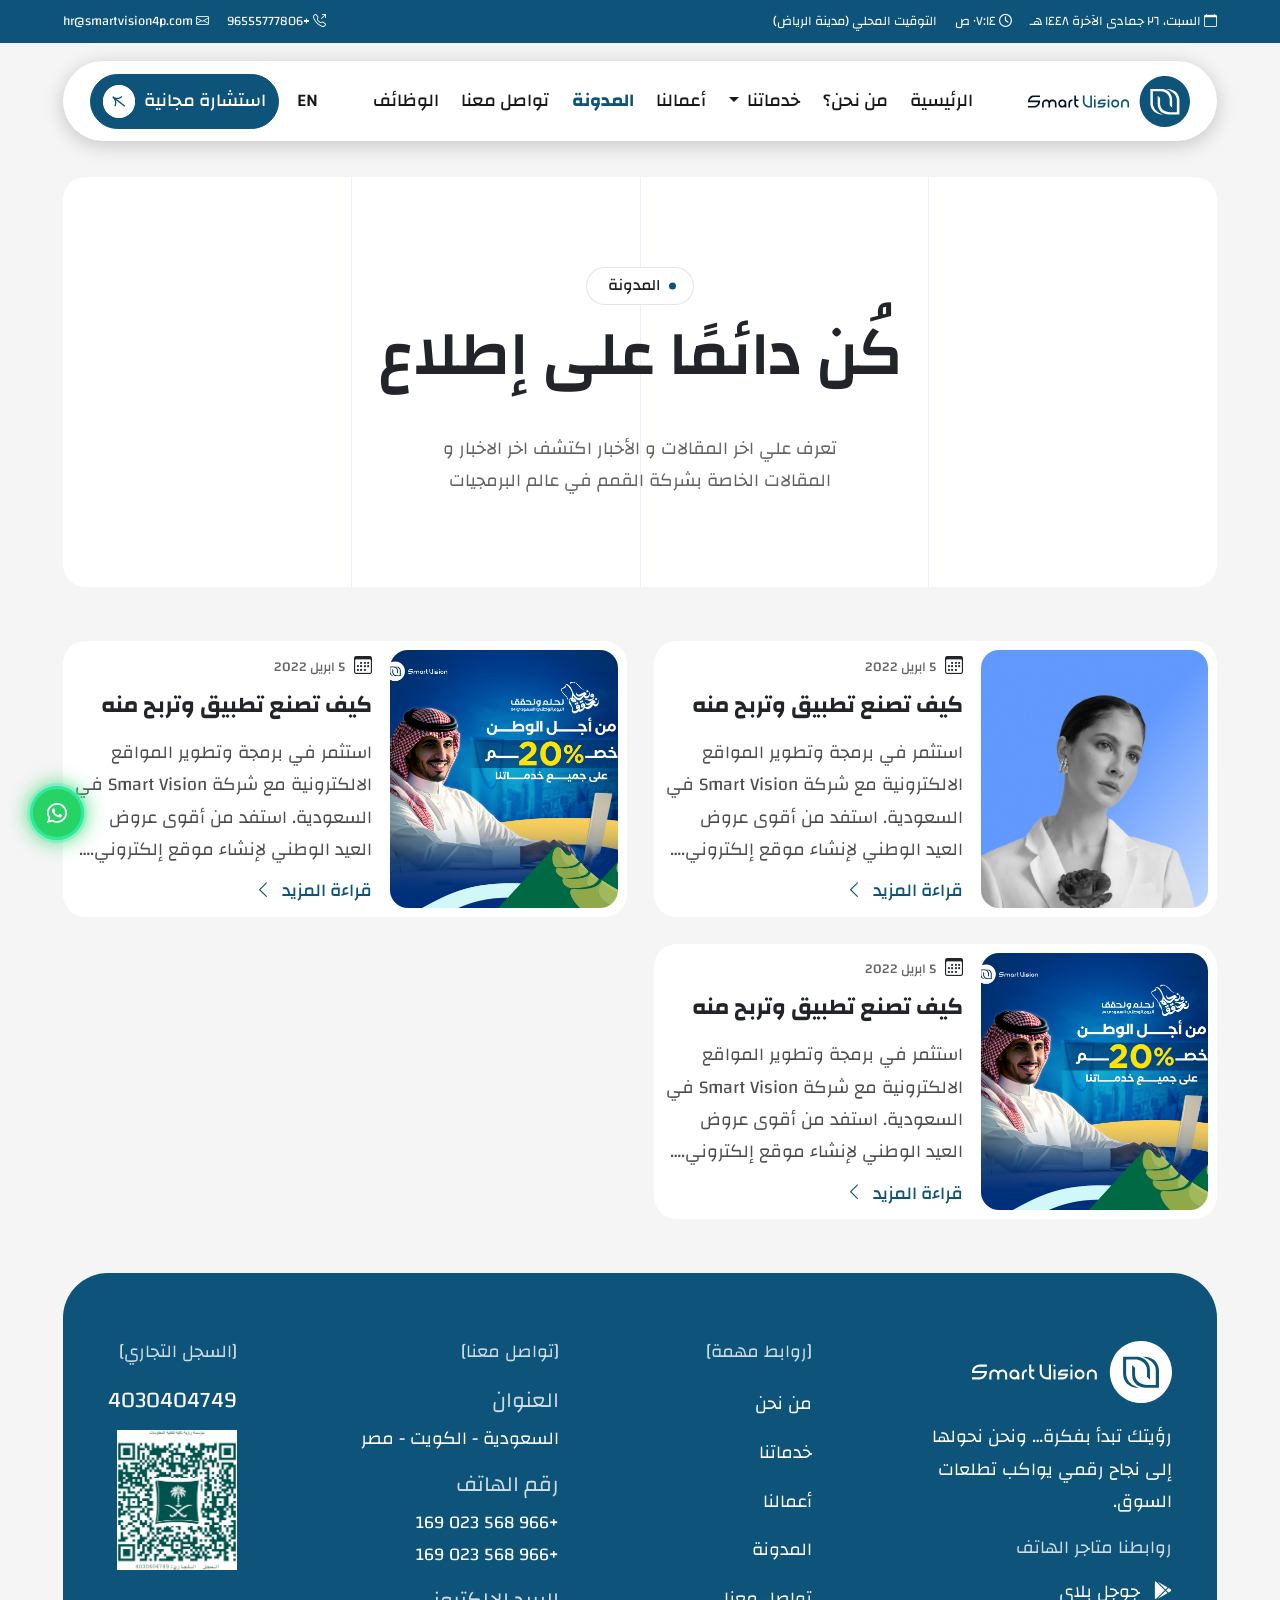
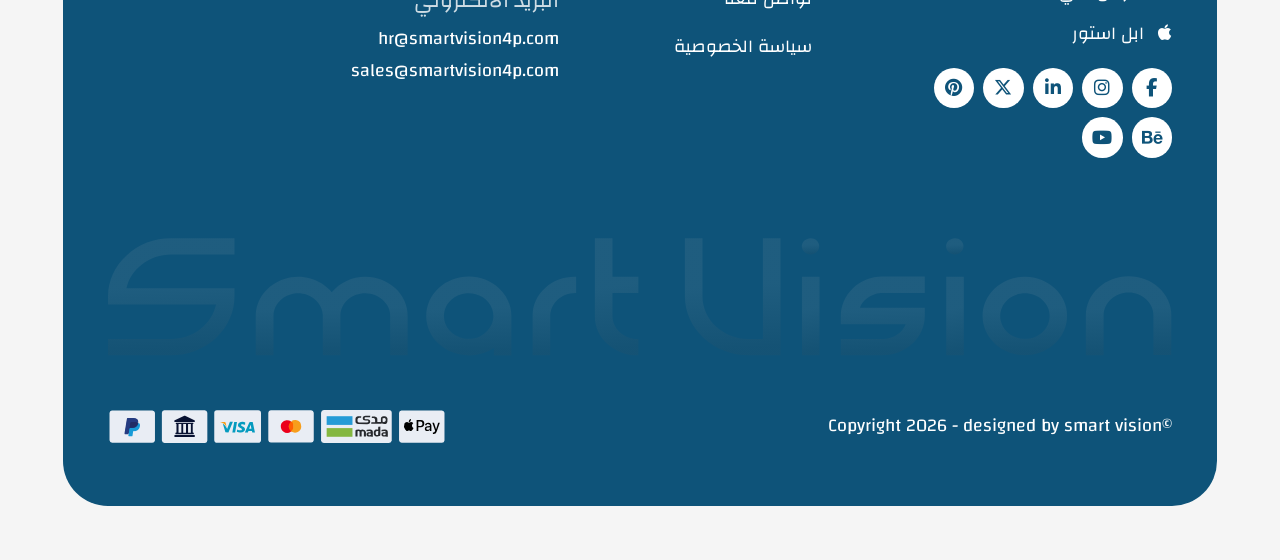
<file: blogs.html>
<!doctype html>
<html lang="ar" dir="rtl">
  <head>
    <meta charset="UTF-8" />
    <meta http-equiv="X-UA-Compatible" content="IE=edge" />
    <meta name="viewport" content="width=device-width, initial-scale=1.0" />
    <title>Smart Vision</title>
    <link rel="icon" href="images/fav_icon.svg" />

    <meta
      name="keywords"
      content="شركة تصميم مواقع إلكترونية, تصميم مواقع الإنترنت, تطوير المواقع الإلكترونية, تصميم مواقع متاجر إلكترونية, تطوير تطبيقات موبايل, تصميم مواقع احترافية, شركات برمجة المواقع, أفضل شركات تصميم المواقع, تصميم تطبيقات جوال, تصميم مواقع لشركات, حلول تصميم المواقع, تطوير واجهات المستخدم, تصميم مواقع وتسويق إلكتروني, برمجة تطبيقات الجوال, خدمات تطوير المواقع الإلكترونية, أفضل تصميم مواقع في الشرق الأوسط"
    />

    <meta
      name="description"
      content="شركة سعودية رائدة في تصميم وتطوير المواقع الإلكترونية والتطبيقات، نقدم حلولاً مبتكرة ومتطورة لعملائنا في مجال تصميم مواقع الإنترنت، تطوير التطبيقات، وتصميم المتاجر الإلكترونية. خدماتنا تركز على توفير أفضل التجارب الرقمية التي تواكب آخر التطورات في عالم التكنولوجيا."
    />

    <!-- Bootstrap  **== note: file needs to be changed according to the language ==**-->
    <link rel="stylesheet" href="css/bootstrap.rtl.min.css" />
    <!-- <link rel="stylesheet" href="css/bootstrap.min.css"> -->

    <!-- icons  -->
    <link
      rel="stylesheet"
      href="https://cdn.jsdelivr.net/npm/bootstrap-icons@1.13.1/font/bootstrap-icons.min.css"
    />
    <link
      rel="stylesheet"
      href="https://cdnjs.cloudflare.com/ajax/libs/font-awesome/6.7.1/css/all.min.css"
      integrity="sha512-5Hs3dF2AEPkpNAR7UiOHba+lRSJNeM2ECkwxUIxC1Q/FLycGTbNapWXB4tP889k5T5Ju8fs4b1P5z/iB4nMfSQ=="
      crossorigin="anonymous"
      referrerpolicy="no-referrer"
    />

    <!--  slider -->
    <link
      rel="stylesheet"
      href="https://cdn.jsdelivr.net/npm/swiper@11/swiper-bundle.min.css"
    />

    <link
      rel="stylesheet"
      href="https://cdnjs.cloudflare.com/ajax/libs/animate.css/4.1.1/animate.min.css"
      integrity="sha512-c42qTSw/wPZ3/5LBzD+Bw5f7bSF2oxou6wEb+I/lqeaKV5FDIfMvvRp772y4jcJLKuGUOpbJMdg/BTl50fJYAw=="
      crossorigin="anonymous"
      referrerpolicy="no-referrer"
    />

    <link rel="stylesheet" href="css/owl.carousel.min.css" />
    <link rel="stylesheet" href="css/owl.theme.default.min.css" />

    <!-- custom css file link  -->
    <link rel="stylesheet" href="css/style.css" />
  </head>

  <body>
    <!-- go to up -->
    <div class="scrollUp" id="scrollUp">
      <a href="#" aria-label="go to page up">
        <i class="fa-solid fa-chevron-up"></i>
      </a>
    </div>

    <!-- fixed whatsapp icon -->
    <div class="scrollUp whatsapp">
      <a
        href="https://api.whatsapp.com/send?phone=966568023169"
        target="_blank"
        aria-label="تواصل معنا عن الواتساب"
      >
        <i class="bi bi-whatsapp"></i>
      </a>
    </div>

    <!-- ramadan intro  -->
    <!-- <canvas id="canvas"></canvas> -->

    <!-- navbar -->
    <header>
      <!-- Top Navigation -->
      <div
        class="top-nav position-relative d-none d-md-block mb-3 wow animate__fadeInDown"
        data-wow-duration="1s"
      >
        <div
          class="container-fluid position-relative z-3 d-flex align-items-center justify-content-between text-white"
        >
          <div class="date-time">
            <div class="date">
              <i class="bi bi-calendar"></i>
              <time id="hijriDate"></time>
            </div>

            <div class="time">
              <i class="fa-regular fa-clock"></i>
              <time id="liveTime"></time>
            </div>

            <div class="zone">
              التوقيت المحلي
              <span>(مدينة الرياض)</span>
            </div>
          </div>
          <div class="contacts">
            <div class="phone">
              <a href="tel:+96555777806" aria-label="Call us at +96555777806">
                <i class="bi bi-telephone-outbound"></i>
                +96555777806
              </a>
            </div>
            <div class="email">
              <a
                href="mailto:hr@smartvision4p.com"
                aria-label="Send an email to hr@smartvision4p.com"
              >
                <i class="bi bi-envelope"></i>
                hr@smartvision4p.com
              </a>
            </div>
          </div>
        </div>
      </div>
      <!-- Navbar -->
      <nav
        id="mainNav"
        class="navbar navbar-expand-lg navbar-light top-0 wow animate__fadeInDown"
        data-wow-duration="1.5s"
        data-bs-theme="light"
      >
        <div class="container-fluid">
          <div class="navbar-wrapper">
            <button
              class="navbar-toggler"
              type="button"
              data-bs-toggle="collapse"
              data-bs-target="#navbarSupportedContent"
              aria-controls="navbarSupportedContent"
              aria-expanded="false"
              aria-label="Toggle navigation"
            >
              <span class="navbar-toggler-icon"></span>
            </button>
            <a class="navbar-brand m-0" href="index.html">
              <img src="images/logo.svg" alt="Smart Vision logo" />
            </a>
            <div
              class="collapse navbar-collapse justify-content-between align-items-center"
              id="navbarSupportedContent"
            >
              <ul class="navbar-nav mb-2 mb-lg-0">
                <li class="nav-item">
                  <a
                    class="nav-link"
                    aria-current="page"
                    aria-label="Go to home page"
                    href="index.html"
                  >
                    الرئيسية
                  </a>
                </li>
                <li class="nav-item">
                  <a
                    class="nav-link"
                    href="about.html"
                    aria-label="Learn more about us"
                  >
                    من نحن؟
                  </a>
                </li>
                <li class="nav-item">
                  <div class="dropdown">
                    <button
                      class="nav-link bg-transparent dropdown-toggle"
                      type="button"
                      data-bs-toggle="dropdown"
                      aria-expanded="false"
                    >
                      خدماتنا
                    </button>
                    <ul class="dropdown-menu">
                      <li>
                        <a class="dropdown-item" href="service-details.html"
                          >تصميم المواقع</a
                        >
                      </li>
                      <li>
                        <a class="dropdown-item" href="service-details.html"
                          >تصميم المتاجر الالكترونية</a
                        >
                      </li>
                      <li>
                        <a class="dropdown-item" href="service-details.html"
                          >برمجة تطبيقات الجوال</a
                        >
                      </li>
                      <li>
                        <a class="dropdown-item" href="service-details.html"
                          >أنشاء هوية تجارية</a
                        >
                      </li>
                      <li>
                        <a class="dropdown-item" href="service-details.html"
                          >التسويق من خلال محركات البحث</a
                        >
                      </li>
                      <li>
                        <a class="dropdown-item" href="service-details.html"
                          >فيديو الموشن جرافيك</a
                        >
                      </li>
                      <li>
                        <a class="dropdown-item" href="service-details.html"
                          >كتابة واضافة المحتوى</a
                        >
                      </li>
                      <li>
                        <a class="dropdown-item" href="service-details.html"
                          >دعم فني للمواقع الالكترونية</a
                        >
                      </li>
                    </ul>
                  </div>
                </li>
                <li class="nav-item">
                  <a
                    class="nav-link"
                    href="projects.html"
                    aria-label="View our projects"
                  >
                    أعمالنا
                  </a>
                </li>
                <li class="nav-item">
                  <a
                    class="nav-link active"
                    href="blogs.html"
                    aria-label="Read our latest blogs"
                  >
                    المدونة
                  </a>
                </li>
                <li class="nav-item">
                  <a
                    class="nav-link"
                    href="contact.html"
                    aria-label="Contact us for inquiries"
                  >
                    تواصل معنا
                  </a>
                </li>
                <li class="nav-item">
                  <a
                    class="nav-link"
                    href="jobs.html"
                    aria-label="Contact us for inquiries"
                  >
                    الوظائف
                  </a>
                </li>
              </ul>
              <ul class="Request-project d-flex align-items-center gap-2">
                <li class="nav-item">
                  <a
                    href="#"
                    class="nav-link main"
                    id="lang"
                    aria-label="Switch to English"
                  >
                    EN
                  </a>
                </li>
                <li class="separator d-none d-lg-flex align-items-center"></li>

                <li class="nav-item">
                  <a
                    class="nav-link"
                    href="request-project.html"
                    aria-label="Request your project"
                  >
                    <span class="main-btn">
                      <span> استشارة مجانية </span>

                      <img
                        src="images/icons/arrow.svg"
                        alt="arrow right icon"
                      />
                    </span>
                  </a>
                </li>
              </ul>
            </div>
          </div>
        </div>
      </nav>
    </header>

    <!-- breadcrumb Section -->
    <section class="breadcrumbs position-relative">
      <div class="container-fluid">
        <div class="breadcrumb-wrapper">
          <div class="overlay">
            <div class="ln"></div>
            <div class="ln"></div>
            <div class="ln"></div>
          </div>
          <div class="breadcrumb-cnt">
            <div class="title text-center mb-5">
              <small
                class="secName mx-auto mb-4 wow animate__fadeInDown"
                data-wow-duration="1s"
              >
                المدونة
              </small>
              <h2 class="secTitle wow animate__fadeInUp" data-wow-duration="1s">
                كُن دائمًا على إطلاع
              </h2>
            </div>
            <div class="col-lg-7 col-md-11 text-center mx-auto">
              <p>
                تعرف علي اخر المقالات و الأخبار اكتشف اخر الاخبار و المقالات
                الخاصة بشركة القمم في عالم البرمجيات
              </p>
            </div>
          </div>
        </div>
      </div>
    </section>

    <!-- blogs -->
    <section class="blogs py-5">
      <div class="container-fluid">
        <!-- محتوى المدونة -->
        <div class="row row-cols-lg-2 row-cols-1 g-4">
          <!-- Blog 1 -->
          <div class="col">
            <article class="h-100">
              <div class="card h-100">
                <a
                  href="blog-details.html"
                  class="link"
                  aria-label="قراءة تفاصيل مقال حول كيف تصنع تطبيق وتربح منه"
                ></a>
                <div
                  class="d-flex flex-column gap-3 flex-md-row"
                >
                  <div class="blog-image col-md-5 rounded-4 overflow-hidden">
                    <img
                      src="images/test.jpg"
                      alt="صورة لمقال عن كيف تصنع تطبيق وتربح منه"
                      loading="lazy"
                    />
                  </div>
                  <div class="blog-content">
                    <div class="info d-flex align-items-center gap-2">
                      <i class="bi bi-calendar3"></i>
                      <small class="date">5 ابريل 2022</small>
                    </div>
                    <h3 class="blog-title pt-2 fs-5 fw-bold">
                      كيف تصنع تطبيق وتربح منه
                    </h3>
                    <div class="blog-desc cut-txt my-2">
                      <p>
                        استثمر في برمجة وتطوير المواقع الالكترونية مع شركة Smart
                        Vision في السعودية. استفد من أقوى عروض العيد الوطني
                        لإنشاء موقع إلكتروني. استثمر في برمجة وتطوير المواقع
                        الالكترونية مع شركة Smart Vision في السعودية. استفد من
                        أقوى عروض العيد الوطني لإنشاء موقع إلكتروني.
                      </p>
                    </div>
                    <a
                      href="blog-details.html"
                      class="more"
                      aria-label="قراءة تفاصيل مقال حول كيف تصنع تطبيق وتربح منه"
                    >
                      <span>قراءة المزيد</span>
                      <i class="bi bi-chevron-left"></i>
                    </a>
                  </div>
                </div>
              </div>
            </article>
          </div>
          <!-- Blog 2 -->
          <div class="col">
            <article class="h-100">
              <div class="card h-100">
                <a
                  href="blog-details.html"
                  class="link"
                  aria-label="قراءة تفاصيل مقال حول كيف تصنع تطبيق وتربح منه"
                ></a>
                <div
                  class="d-flex flex-column gap-3 flex-md-row"
                >
                  <div class="blog-image col-md-5 rounded-4 overflow-hidden">
                    <img
                      src="images/blog.png"
                      alt="صورة لمقال عن كيف تصنع تطبيق وتربح منه"
                      loading="lazy"
                    />
                  </div>
                  <div class="blog-content">
                    <div class="info d-flex align-items-center gap-2">
                      <i class="bi bi-calendar3"></i>
                      <small class="date">5 ابريل 2022</small>
                    </div>
                    <h3 class="blog-title pt-2 fs-5 fw-bold">
                      كيف تصنع تطبيق وتربح منه
                    </h3>
                    <div class="blog-desc cut-txt my-2">
                      <p>
                        استثمر في برمجة وتطوير المواقع الالكترونية مع شركة Smart
                        Vision في السعودية. استفد من أقوى عروض العيد الوطني
                        لإنشاء موقع إلكتروني. استثمر في برمجة وتطوير المواقع
                        الالكترونية مع شركة Smart Vision في السعودية. استفد من
                        أقوى عروض العيد الوطني لإنشاء موقع إلكتروني.
                      </p>
                    </div>
                    <a
                      href="blog-details.html"
                      class="more"
                      aria-label="قراءة تفاصيل مقال حول كيف تصنع تطبيق وتربح منه"
                    >
                      <span>قراءة المزيد</span>
                      <i class="bi bi-chevron-left"></i>
                    </a>
                  </div>
                </div>
              </div>
            </article>
          </div>
          <!-- Blog 3 -->
          <div class="col">
            <article class="h-100">
              <div class="card h-100">
                <a
                  href="blog-details.html"
                  class="link"
                  aria-label="قراءة تفاصيل مقال حول كيف تصنع تطبيق وتربح منه"
                ></a>
                <div
                  class="d-flex flex-column gap-3 flex-md-row"
                >
                  <div class="blog-image col-md-5 rounded-4 overflow-hidden">
                    <img
                      src="images/blog.png"
                      alt="صورة لمقال عن كيف تصنع تطبيق وتربح منه"
                      loading="lazy"
                    />
                  </div>
                  <div class="blog-content">
                    <div class="info d-flex align-items-center gap-2">
                      <i class="bi bi-calendar3"></i>
                      <small class="date">5 ابريل 2022</small>
                    </div>
                    <h3 class="blog-title pt-2 fs-5 fw-bold">
                      كيف تصنع تطبيق وتربح منه
                    </h3>
                    <div class="blog-desc cut-txt my-2">
                      <p>
                        استثمر في برمجة وتطوير المواقع الالكترونية مع شركة Smart
                        Vision في السعودية. استفد من أقوى عروض العيد الوطني
                        لإنشاء موقع إلكتروني. استثمر في برمجة وتطوير المواقع
                        الالكترونية مع شركة Smart Vision في السعودية. استفد من
                        أقوى عروض العيد الوطني لإنشاء موقع إلكتروني.
                      </p>
                    </div>
                    <a
                      href="blog-details.html"
                      class="more"
                      aria-label="قراءة تفاصيل مقال حول كيف تصنع تطبيق وتربح منه"
                    >
                      <span>قراءة المزيد</span>
                      <i class="bi bi-chevron-left"></i>
                    </a>
                  </div>
                </div>
              </div>
            </article>
          </div>
        </div>
      </div>
    </section>

    <!-- footer -->
    <footer>
      <div class="container-fluid">
        <div class="footer-wrapper wow animate__fadeIn" data-wow-duration="3s">
          <!-- القسم العلوي من الفوتر -->
          <div class="main-footer">
            <div class="row gy-4 justify-content-between">
              <!-- شعار الشركة ومعلومات عامة -->
              <div class="col-lg-3">
                <div class="logo">
                  <a href="index.html" aria-label="Go to home page">
                    <img
                      class="footer-brand"
                      src="images/logo.svg"
                      alt="Smart Vision logo"
                    />
                  </a>
                  <p class="my-3">
                    رؤيتك تبدأ بفكرة… ونحن نحولها إلى نجاح رقمي يواكب تطلعات
                    السوق.
                  </p>
                  <div>
                    <h5 class="footer-heading my-md-3">روابطنا متاجر الهاتف</h5>
                    <ul class="apps-icons my-3 d-flex flex-column gap-2">
                      <li>
                        <a
                          href="https://play.google.com/store/apps/dev?id=8697678374869740936"
                          target="_blank"
                          aria-label="Google Play"
                        >
                          <i class="fa-brands fa-google-play me-2"></i>
                          <span>جوجل بلاي</span>
                        </a>
                      </li>
                      <li>
                        <a
                          href="https://apps.apple.com/eg/developer/amir-nageh/id1497851425"
                          target="_blank"
                          aria-label="Apple Store"
                        >
                          <i class="fa-brands fa-apple me-2"></i>
                          <span>ابل استور</span>
                        </a>
                      </li>
                    </ul>
                  </div>
                  <nav aria-label="Social Media Links">
                    <ul class="social-icons">
                      <li>
                        <a
                          href="https://www.facebook.com/smartvision4p.eg"
                          target="_blank"
                          aria-label="Visit our Facebook page"
                        >
                          <i class="fa-brands fa-facebook-f"></i>
                        </a>
                      </li>
                      <li>
                        <a
                          href="https://www.instagram.com/smartvision.group"
                          target="_blank"
                          aria-label="Visit our Instagram page"
                        >
                          <i class="fa-brands fa-instagram"></i>
                        </a>
                      </li>
                      <li>
                        <a
                          href="https://www.linkedin.com/in/smartvision4p-%D8%B4%D8%B1%D9%83%D8%A9-%D8%A8%D8%B1%D9%85%D8%AC%D8%A9-a4627720a/"
                          target="_blank"
                          aria-label="Visit our LinkedIn page"
                        >
                          <i class="fa-brands fa-linkedin-in"></i>
                        </a>
                      </li>
                      <li>
                        <a
                          href="https://x.com/SmartVision4p"
                          target="_blank"
                          aria-label="Visit our X Twitter page"
                        >
                          <i class="fa-brands fa-x-twitter"></i>
                        </a>
                      </li>
                      <li>
                        <a
                          href="https://www.pinterest.com/smartvision860/_created/"
                          target="_blank"
                          aria-label="Visit our pinterest page"
                        >
                          <i class="fa-brands fa-pinterest"></i>
                        </a>
                      </li>
                      <li>
                        <a
                          href="https://www.behance.net/SmArtVision44p"
                          target="_blank"
                          aria-label="Visit our behance page"
                        >
                          <i class="fa-brands fa-behance"></i>
                        </a>
                      </li>
                      <li>
                        <a
                          href="https://www.youtube.com/@smartvision4p"
                          target="_blank"
                          aria-label="Visit our youtube chanel"
                        >
                          <i class="fa-brands fa-youtube"></i>
                        </a>
                      </li>
                    </ul>
                  </nav>
                </div>
              </div>

              <div class="col-12 col-md-4 col-lg-auto">
                <h4 class="footer-heading footer-pages-title">[روابط مهمة]</h4>
                <nav aria-label="Site Pages">
                  <ul>
                    <li>
                      <a href="about.html" aria-label="Learn more about us"
                        >من نحن</a
                      >
                    </li>
                    <li>
                      <a href="services.html" aria-label="Explore our services"
                        >خدماتنا</a
                      >
                    </li>
                    <li>
                      <a href="projects.html" aria-label="View our projects"
                        >أعمالنا</a
                      >
                    </li>
                    <li>
                      <a href="blogs.html" aria-label="Read our latest blogs"
                        >المدونة</a
                      >
                    </li>
                    <li>
                      <a
                        href="contact.html"
                        aria-label="Contact us for inquiries"
                        >تواصل معنا</a
                      >
                    </li>
                    <li>
                      <a
                        href="terms.html"
                        aria-label="View terms and conditions"
                        >سياسة الخصوصية</a
                      >
                    </li>
                  </ul>
                </nav>
              </div>
              <div class="col-12 col-md-4 col-lg-auto">
                <div class="d-flex gap-3 d-md-block">
                  <div>
                    <h4 class="footer-heading footer-contact-title">
                      [تواصل معنا]
                    </h4>
                    <nav aria-label="Contact Information">
                      <ul>
                        <li>
                          <h5>العنوان</h5>
                          <p>السعودية - الكويت - مصر</p>
                        </li>
                        <li>
                          <h5>رقم الهاتف</h5>
                          <a
                            href="tel:+966568023169"
                            aria-label="Call us at +966 568 023 169"
                          >
                            +966 568 023 169
                          </a>
                          <a
                            href="tel:+966568023169"
                            aria-label="Call us at +966 568 023 169"
                          >
                            +966 568 023 169
                          </a>
                        </li>
                        <li>
                          <h5>البريد الالكتروني</h5>
                          <a
                            href="mailto:hr@smartvision4p.com"
                            aria-label="Send an email to hr@smartvision4p.com"
                          >
                            hr@smartvision4p.com
                          </a>
                          <a
                            href="mailto:sales@smartvision4p.com"
                            aria-label="Send an email to sales@smartvision4p.com"
                          >
                            sales@smartvision4p.com
                          </a>
                        </li>
                      </ul>
                    </nav>
                  </div>
                </div>
              </div>
              <div class="col-12 col-md-4 col-lg-auto">
                <h4 class="footer-heading footer-links-title">
                  [السجل التجاري]
                </h4>
                <p class="cer_num">4030404749</p>
                <div class="approved d-flex align-items-center gap-3">
                  <img src="images/cer.png" alt="السجل التجاري" />
                </div>
              </div>
            </div>
          </div>

          <!-- القسم السفلي من الفوتر -->
          <div class="sub-footer py-3">
            <div
              class="d-flex flex-column-reverse flex-md-row gap-3 align-items-center justify-content-center justify-content-md-between"
            >
              <p>©Copyright 2026 - designed by smart vision </p>
              <div class="payment-images">
                <img
                  src="images/footer-card.svg"
                  alt="Available payment methods include PayPal, Mada, Mastercard, Visa, Apple Pay, and bank transfer"
                />
              </div>
            </div>
          </div>
        </div>
      </div>
    </footer>

    <!-- jquery script -->
    <script src="js/jquery-3.6.0.min.js"></script>

    <!-- bootstrap script -->
    <script src="js/bootstrap.bundle.min.js"></script>

    <!-- slider -->
    <script src="https://cdn.jsdelivr.net/npm/swiper@11/swiper-bundle.min.js"></script>
    <script src="js/owl.carousel.min.js"></script>

    <!-- WOW -->
    <script src="js/wow.min.js"></script>

    <!-- custom js file link  -->
    <script src="js/script.js"></script>
  </body>
</html>
</file>
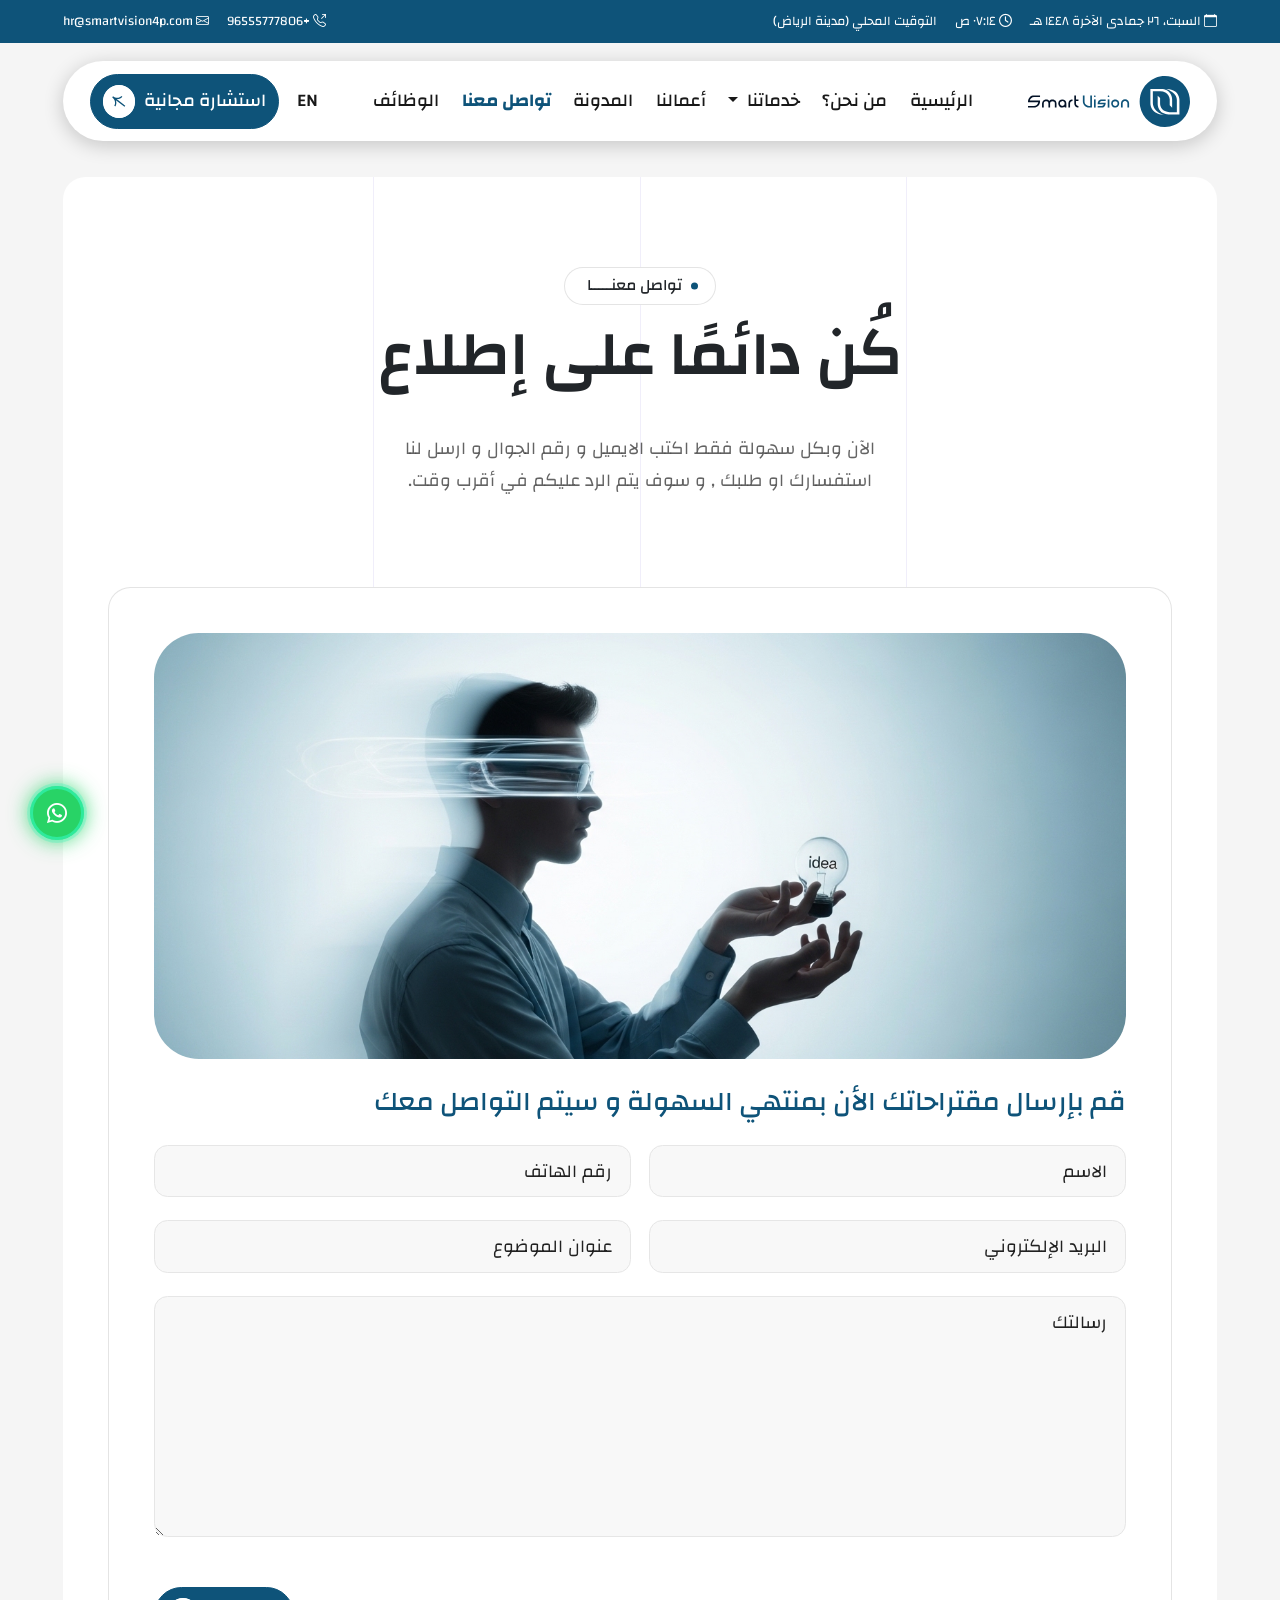
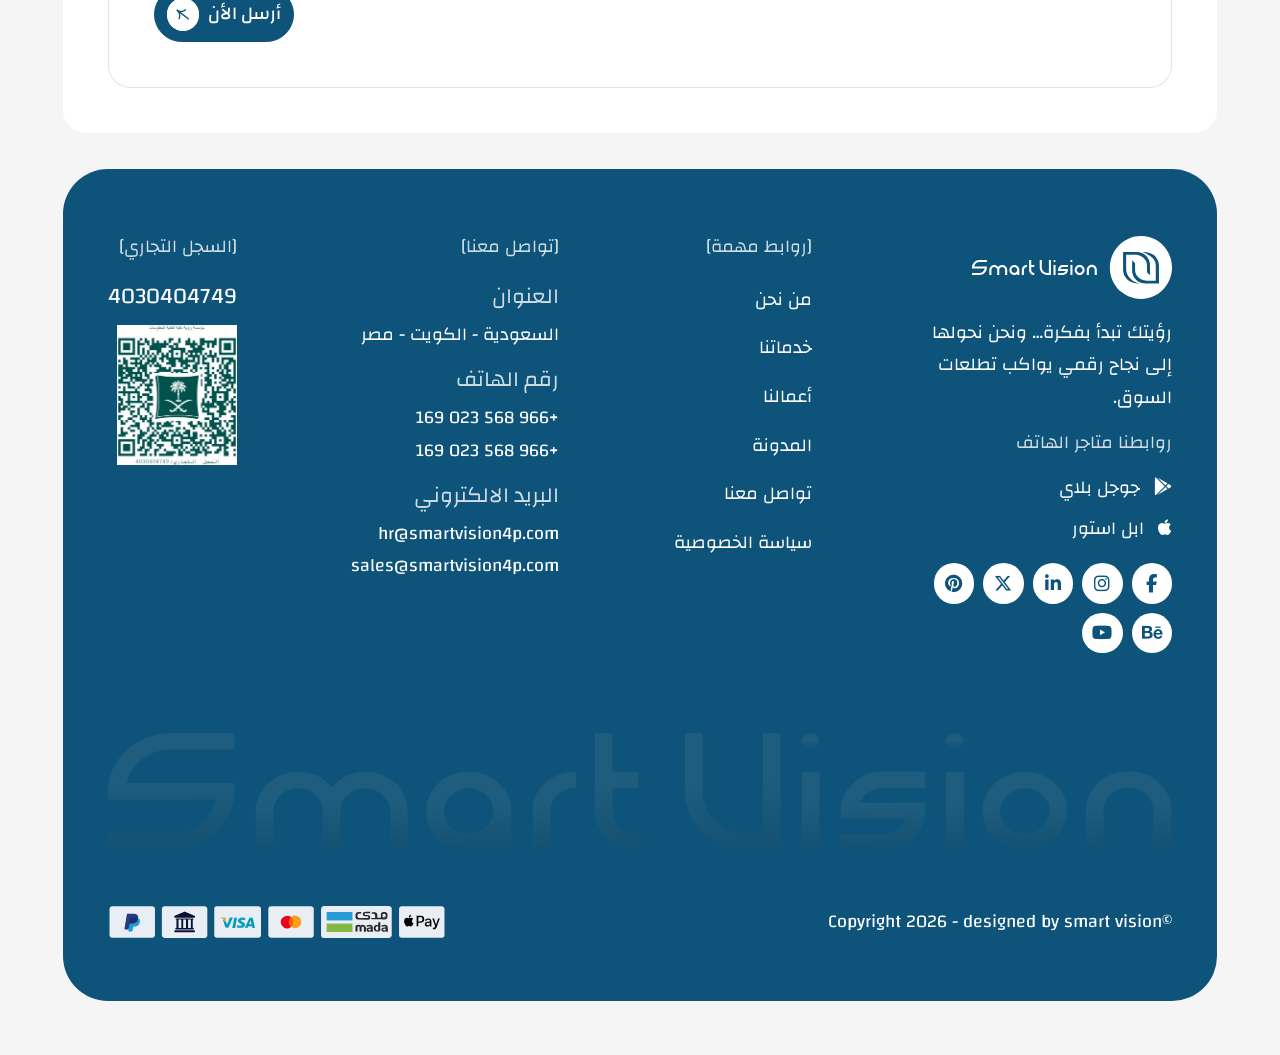
<file: contact.html>
<!doctype html>
<html lang="ar" dir="rtl">
  <head>
    <meta charset="UTF-8" />
    <meta http-equiv="X-UA-Compatible" content="IE=edge" />
    <meta name="viewport" content="width=device-width, initial-scale=1.0" />
    <title>Smart Vision</title>
    <link rel="icon" href="images/fav_icon.svg" />

    <meta
      name="keywords"
      content="شركة تصميم مواقع إلكترونية, تصميم مواقع الإنترنت, تطوير المواقع الإلكترونية, تصميم مواقع متاجر إلكترونية, تطوير تطبيقات موبايل, تصميم مواقع احترافية, شركات برمجة المواقع, أفضل شركات تصميم المواقع, تصميم تطبيقات جوال, تصميم مواقع لشركات, حلول تصميم المواقع, تطوير واجهات المستخدم, تصميم مواقع وتسويق إلكتروني, برمجة تطبيقات الجوال, خدمات تطوير المواقع الإلكترونية, أفضل تصميم مواقع في الشرق الأوسط"
    />

    <meta
      name="description"
      content="شركة سعودية رائدة في تصميم وتطوير المواقع الإلكترونية والتطبيقات، نقدم حلولاً مبتكرة ومتطورة لعملائنا في مجال تصميم مواقع الإنترنت، تطوير التطبيقات، وتصميم المتاجر الإلكترونية. خدماتنا تركز على توفير أفضل التجارب الرقمية التي تواكب آخر التطورات في عالم التكنولوجيا."
    />

    <!-- Bootstrap  **== note: file needs to be changed according to the language ==**-->
    <link rel="stylesheet" href="css/bootstrap.rtl.min.css" />
    <!-- <link rel="stylesheet" href="css/bootstrap.min.css"> -->

    <!-- icons  -->
    <link
      rel="stylesheet"
      href="https://cdn.jsdelivr.net/npm/bootstrap-icons@1.13.1/font/bootstrap-icons.min.css"
    />
    <link
      rel="stylesheet"
      href="https://cdnjs.cloudflare.com/ajax/libs/font-awesome/6.7.1/css/all.min.css"
      integrity="sha512-5Hs3dF2AEPkpNAR7UiOHba+lRSJNeM2ECkwxUIxC1Q/FLycGTbNapWXB4tP889k5T5Ju8fs4b1P5z/iB4nMfSQ=="
      crossorigin="anonymous"
      referrerpolicy="no-referrer"
    />

    <!--  slider -->
    <link
      rel="stylesheet"
      href="https://cdn.jsdelivr.net/npm/swiper@11/swiper-bundle.min.css"
    />

    <link
      rel="stylesheet"
      href="https://cdnjs.cloudflare.com/ajax/libs/animate.css/4.1.1/animate.min.css"
      integrity="sha512-c42qTSw/wPZ3/5LBzD+Bw5f7bSF2oxou6wEb+I/lqeaKV5FDIfMvvRp772y4jcJLKuGUOpbJMdg/BTl50fJYAw=="
      crossorigin="anonymous"
      referrerpolicy="no-referrer"
    />

    <link rel="stylesheet" href="css/owl.carousel.min.css" />
    <link rel="stylesheet" href="css/owl.theme.default.min.css" />

    <!-- custom css file link  -->
    <link rel="stylesheet" href="css/style.css" />
  </head>

  <body>
    <!-- go to up -->
    <div class="scrollUp" id="scrollUp">
      <a href="#" aria-label="go to page up">
        <i class="fa-solid fa-chevron-up"></i>
      </a>
    </div>

    <!-- fixed whatsapp icon -->
    <div class="scrollUp whatsapp">
      <a
        href="https://api.whatsapp.com/send?phone=966568023169"
        target="_blank"
        aria-label="تواصل معنا عن الواتساب"
      >
        <i class="bi bi-whatsapp"></i>
      </a>
    </div>

    <!-- ramadan intro  -->
    <!-- <canvas id="canvas"></canvas> -->

    <!-- navbar -->
    <header>
      <!-- Top Navigation -->
      <div
        class="top-nav position-relative d-none d-md-block mb-3 wow animate__fadeInDown"
        data-wow-duration="1s"
      >
        <div
          class="container-fluid position-relative z-3 d-flex align-items-center justify-content-between text-white"
        >
          <div class="date-time">
            <div class="date">
              <i class="bi bi-calendar"></i>
              <time id="hijriDate"></time>
            </div>

            <div class="time">
              <i class="fa-regular fa-clock"></i>
              <time id="liveTime"></time>
            </div>

            <div class="zone">
              التوقيت المحلي
              <span>(مدينة الرياض)</span>
            </div>
          </div>
          <div class="contacts">
            <div class="phone">
              <a href="tel:+96555777806" aria-label="Call us at +96555777806">
                <i class="bi bi-telephone-outbound"></i>
                +96555777806
              </a>
            </div>
            <div class="email">
              <a
                href="mailto:hr@smartvision4p.com"
                aria-label="Send an email to hr@smartvision4p.com"
              >
                <i class="bi bi-envelope"></i>
                hr@smartvision4p.com
              </a>
            </div>
          </div>
        </div>
      </div>
      <!-- Navbar -->
      <nav
        id="mainNav"
        class="navbar navbar-expand-lg navbar-light top-0 wow animate__fadeInDown"
        data-wow-duration="1.5s"
        data-bs-theme="light"
      >
        <div class="container-fluid">
          <div class="navbar-wrapper">
            <button
              class="navbar-toggler"
              type="button"
              data-bs-toggle="collapse"
              data-bs-target="#navbarSupportedContent"
              aria-controls="navbarSupportedContent"
              aria-expanded="false"
              aria-label="Toggle navigation"
            >
              <span class="navbar-toggler-icon"></span>
            </button>
            <a class="navbar-brand m-0" href="index.html">
              <img src="images/logo.svg" alt="Smart Vision logo" />
            </a>
            <div
              class="collapse navbar-collapse justify-content-between align-items-center"
              id="navbarSupportedContent"
            >
              <ul class="navbar-nav mb-2 mb-lg-0">
                <li class="nav-item">
                  <a
                    class="nav-link"
                    aria-current="page"
                    aria-label="Go to home page"
                    href="index.html"
                  >
                    الرئيسية
                  </a>
                </li>
                <li class="nav-item">
                  <a
                    class="nav-link"
                    href="about.html"
                    aria-label="Learn more about us"
                  >
                    من نحن؟
                  </a>
                </li>
                <li class="nav-item">
                  <div class="dropdown">
                    <button
                      class="nav-link bg-transparent dropdown-toggle"
                      type="button"
                      data-bs-toggle="dropdown"
                      aria-expanded="false"
                    >
                      خدماتنا
                    </button>
                    <ul class="dropdown-menu">
                      <li>
                        <a class="dropdown-item" href="service-details.html"
                          >تصميم المواقع</a
                        >
                      </li>
                      <li>
                        <a class="dropdown-item" href="service-details.html"
                          >تصميم المتاجر الالكترونية</a
                        >
                      </li>
                      <li>
                        <a class="dropdown-item" href="service-details.html"
                          >برمجة تطبيقات الجوال</a
                        >
                      </li>
                      <li>
                        <a class="dropdown-item" href="service-details.html"
                          >أنشاء هوية تجارية</a
                        >
                      </li>
                      <li>
                        <a class="dropdown-item" href="service-details.html"
                          >التسويق من خلال محركات البحث</a
                        >
                      </li>
                      <li>
                        <a class="dropdown-item" href="service-details.html"
                          >فيديو الموشن جرافيك</a
                        >
                      </li>
                      <li>
                        <a class="dropdown-item" href="service-details.html"
                          >كتابة واضافة المحتوى</a
                        >
                      </li>
                      <li>
                        <a class="dropdown-item" href="service-details.html"
                          >دعم فني للمواقع الالكترونية</a
                        >
                      </li>
                    </ul>
                  </div>
                </li>
                <li class="nav-item">
                  <a
                    class="nav-link"
                    href="projects.html"
                    aria-label="View our projects"
                  >
                    أعمالنا
                  </a>
                </li>
                <li class="nav-item">
                  <a
                    class="nav-link"
                    href="blogs.html"
                    aria-label="Read our latest blogs"
                  >
                    المدونة
                  </a>
                </li>
                <li class="nav-item">
                  <a
                    class="nav-link active"
                    href="contact.html"
                    aria-label="Contact us for inquiries"
                  >
                    تواصل معنا
                  </a>
                </li>
                <li class="nav-item">
                  <a
                    class="nav-link"
                    href="jobs.html"
                    aria-label="Contact us for inquiries"
                  >
                    الوظائف
                  </a>
                </li>
              </ul>
              <ul class="Request-project d-flex align-items-center gap-2">
                <li class="nav-item">
                  <a
                    href="#"
                    class="nav-link main"
                    id="lang"
                    aria-label="Switch to English"
                  >
                    EN
                  </a>
                </li>
                <li class="separator d-none d-lg-flex align-items-center"></li>

                <li class="nav-item">
                  <a
                    class="nav-link"
                    href="request-project.html"
                    aria-label="Request your project"
                  >
                    <span class="main-btn">
                      <span> استشارة مجانية </span>

                      <img
                        src="images/icons/arrow.svg"
                        alt="arrow right icon"
                      />
                    </span>
                  </a>
                </li>
              </ul>
            </div>
          </div>
        </div>
      </nav>
    </header>

    
    <section>
      <div class="container-fluid">
        <div class="card-wrapper">
          <!-- breadcrumb Section -->
          <div class="breadcrumbs">
            <div class="breadcrumb-wrapper">
              <div class="overlay">
                <div class="ln"></div>
                <div class="ln"></div>
                <div class="ln"></div>
              </div>
              <div class="breadcrumb-cnt">
                <div class="title text-center  mb-md-5 mb-4">
                  <small
                    class="secName mx-auto mb-4 wow animate__fadeInDown"
                    data-wow-duration="1s"
                  >
                    تواصل معنـــــا
                  </small>
                  <h2
                    class="secTitle wow animate__fadeInUp"
                    data-wow-duration="1s"
                  >
                    كُن دائمًا على إطلاع
                  </h2>
                </div>
                <div class="col-lg-7 col-md-11 text-center mx-auto">
                  <p>
                    الآن وبكل سهولة فقط اكتب الايميل و رقم الجوال و ارسل لنا
                    استفسارك او طلبك , و سوف يتم الرد عليكم في أقرب وقت.
                  </p>
                </div>
              </div>
            </div>
          </div>
          <!-- contact -->
          <div class="contact-form">
            <div class="card-wrapper-img">
              <img src="images/contact.png" class="mb-4" alt="">
            </div>
            <h3 class="fs-4 main mb-4">
              قم بإرسال مقتراحاتك الأن بمنتهي السهولة و سيتم التواصل معك
            </h3>
            <form id="contactForm">
              <div class="row g-3">
                <div class="col-md-6">
                  <input
                    type="text"
                    class="form-control"
                    placeholder="الاسم"
                    id="name"
                    required
                  />
                  <span class="text-danger small" id="nameError"></span>
                </div>
                <div class="col-md-6">
                  <input
                    type="tel"
                    class="form-control"
                    placeholder="رقم الهاتف"
                    id="phone"
                    required
                  />
                  <span class="text-danger small" id="emailError"></span>
                </div>
                <div class="col-md-6">
                  <input
                    type="email"
                    class="form-control"
                    placeholder="البريد الإلكتروني"
                    id="email"
                  />
                  <span class="text-danger small" id="emailError"></span>
                </div>
                <div class="col-md-6">
                  <input
                    type="text"
                    class="form-control"
                    placeholder="عنوان الموضوع"
                    id="topic"
                    required
                  />
                  <span class="text-danger small" id="emailError"></span>
                </div>
                <div class="col-12">
                  <textarea
                    class="form-control"
                    placeholder="رسالتك"
                    rows="8"
                    id="message"
                    required
                  ></textarea>
                  <span class="text-danger small" id="messageError"></span>
                </div>
                <div class="col-auto ms-auto">
                  <button
                    type="submit"
                    class="main-btn mt-4 mx-auto wow animate__fadeInUp"
                    data-wow-duration="1s"
                    aria-label="Submit your message to our team"
                  >
                    <span> أرسل الأن </span>
                    <img src="images/icons/arrow.svg" alt="arrow right icon" />
                  </button>
                </div>
              </div>
            </form>
          </div>
        </div>
      </div>
    </section>

    <!-- footer -->
    <footer>
      <div class="container-fluid">
        <div class="footer-wrapper wow animate__fadeIn" data-wow-duration="3s">
          <!-- القسم العلوي من الفوتر -->
          <div class="main-footer">
            <div class="row gy-4 justify-content-between">
              <!-- شعار الشركة ومعلومات عامة -->
              <div class="col-lg-3">
                <div class="logo">
                  <a href="index.html" aria-label="Go to home page">
                    <img
                      class="footer-brand"
                      src="images/logo.svg"
                      alt="Smart Vision logo"
                    />
                  </a>
                  <p class="my-3">
                    رؤيتك تبدأ بفكرة… ونحن نحولها إلى نجاح رقمي يواكب تطلعات
                    السوق.
                  </p>
                  <div>
                    <h5 class="footer-heading my-md-3">روابطنا متاجر الهاتف</h5>
                    <ul class="apps-icons my-3 d-flex flex-column gap-2">
                      <li>
                        <a
                          href="https://play.google.com/store/apps/dev?id=8697678374869740936"
                          target="_blank"
                          aria-label="Google Play"
                        >
                          <i class="fa-brands fa-google-play me-2"></i>
                          <span>جوجل بلاي</span>
                        </a>
                      </li>
                      <li>
                        <a
                          href="https://apps.apple.com/eg/developer/amir-nageh/id1497851425"
                          target="_blank"
                          aria-label="Apple Store"
                        >
                          <i class="fa-brands fa-apple me-2"></i>
                          <span>ابل استور</span>
                        </a>
                      </li>
                    </ul>
                  </div>
                  <nav aria-label="Social Media Links">
                    <ul class="social-icons">
                      <li>
                        <a
                          href="https://www.facebook.com/smartvision4p.eg"
                          target="_blank"
                          aria-label="Visit our Facebook page"
                        >
                          <i class="fa-brands fa-facebook-f"></i>
                        </a>
                      </li>
                      <li>
                        <a
                          href="https://www.instagram.com/smartvision.group"
                          target="_blank"
                          aria-label="Visit our Instagram page"
                        >
                          <i class="fa-brands fa-instagram"></i>
                        </a>
                      </li>
                      <li>
                        <a
                          href="https://www.linkedin.com/in/smartvision4p-%D8%B4%D8%B1%D9%83%D8%A9-%D8%A8%D8%B1%D9%85%D8%AC%D8%A9-a4627720a/"
                          target="_blank"
                          aria-label="Visit our LinkedIn page"
                        >
                          <i class="fa-brands fa-linkedin-in"></i>
                        </a>
                      </li>
                      <li>
                        <a
                          href="https://x.com/SmartVision4p"
                          target="_blank"
                          aria-label="Visit our X Twitter page"
                        >
                          <i class="fa-brands fa-x-twitter"></i>
                        </a>
                      </li>
                      <li>
                        <a
                          href="https://www.pinterest.com/smartvision860/_created/"
                          target="_blank"
                          aria-label="Visit our pinterest page"
                        >
                          <i class="fa-brands fa-pinterest"></i>
                        </a>
                      </li>
                      <li>
                        <a
                          href="https://www.behance.net/SmArtVision44p"
                          target="_blank"
                          aria-label="Visit our behance page"
                        >
                          <i class="fa-brands fa-behance"></i>
                        </a>
                      </li>
                      <li>
                        <a
                          href="https://www.youtube.com/@smartvision4p"
                          target="_blank"
                          aria-label="Visit our youtube chanel"
                        >
                          <i class="fa-brands fa-youtube"></i>
                        </a>
                      </li>
                    </ul>
                  </nav>
                </div>
              </div>

              <div class="col-12 col-md-4 col-lg-auto">
                <h4 class="footer-heading footer-pages-title">[روابط مهمة]</h4>
                <nav aria-label="Site Pages">
                  <ul>
                    <li>
                      <a href="about.html" aria-label="Learn more about us"
                        >من نحن</a
                      >
                    </li>
                    <li>
                      <a href="services.html" aria-label="Explore our services"
                        >خدماتنا</a
                      >
                    </li>
                    <li>
                      <a href="projects.html" aria-label="View our projects"
                        >أعمالنا</a
                      >
                    </li>
                    <li>
                      <a href="blogs.html" aria-label="Read our latest blogs"
                        >المدونة</a
                      >
                    </li>
                    <li>
                      <a
                        href="contact.html"
                        aria-label="Contact us for inquiries"
                        >تواصل معنا</a
                      >
                    </li>
                    <li>
                      <a
                        href="terms.html"
                        aria-label="View terms and conditions"
                        >سياسة الخصوصية</a
                      >
                    </li>
                  </ul>
                </nav>
              </div>
              <div class="col-12 col-md-4 col-lg-auto">
                <div class="d-flex gap-3 d-md-block">
                  <div>
                    <h4 class="footer-heading footer-contact-title">
                      [تواصل معنا]
                    </h4>
                    <nav aria-label="Contact Information">
                      <ul>
                        <li>
                          <h5>العنوان</h5>
                          <p>السعودية - الكويت - مصر</p>
                        </li>
                        <li>
                          <h5>رقم الهاتف</h5>
                          <a
                            href="tel:+966568023169"
                            aria-label="Call us at +966 568 023 169"
                          >
                            +966 568 023 169
                          </a>
                          <a
                            href="tel:+966568023169"
                            aria-label="Call us at +966 568 023 169"
                          >
                            +966 568 023 169
                          </a>
                        </li>
                        <li>
                          <h5>البريد الالكتروني</h5>
                          <a
                            href="mailto:hr@smartvision4p.com"
                            aria-label="Send an email to hr@smartvision4p.com"
                          >
                            hr@smartvision4p.com
                          </a>
                          <a
                            href="mailto:sales@smartvision4p.com"
                            aria-label="Send an email to sales@smartvision4p.com"
                          >
                            sales@smartvision4p.com
                          </a>
                        </li>
                      </ul>
                    </nav>
                  </div>
                </div>
              </div>
              <div class="col-12 col-md-4 col-lg-auto">
                <h4 class="footer-heading footer-links-title">
                  [السجل التجاري]
                </h4>
                <p class="cer_num">4030404749</p>
                <div class="approved d-flex align-items-center gap-3">
                  <img src="images/cer.png" alt="السجل التجاري" />
                </div>
              </div>
            </div>
          </div>

          <!-- القسم السفلي من الفوتر -->
          <div class="sub-footer py-3">
            <div
              class="d-flex flex-column-reverse flex-md-row gap-3 align-items-center justify-content-center justify-content-md-between"
            >
              <p>©Copyright 2026 - designed by smart vision </p>
              <div class="payment-images">
                <img
                  src="images/footer-card.svg"
                  alt="Available payment methods include PayPal, Mada, Mastercard, Visa, Apple Pay, and bank transfer"
                />
              </div>
            </div>
          </div>
        </div>
      </div>
    </footer>

    <!-- jquery script -->
    <script src="js/jquery-3.6.0.min.js"></script>

    <!-- bootstrap script -->
    <script src="js/bootstrap.bundle.min.js"></script>

    <!-- slider -->
    <script src="https://cdn.jsdelivr.net/npm/swiper@11/swiper-bundle.min.js"></script>
    <script src="js/owl.carousel.min.js"></script>

    <!-- WOW -->
    <script src="js/wow.min.js"></script>

    <!-- custom js file link  -->
    <script src="js/script.js"></script>
  </body>
</html>
</file>
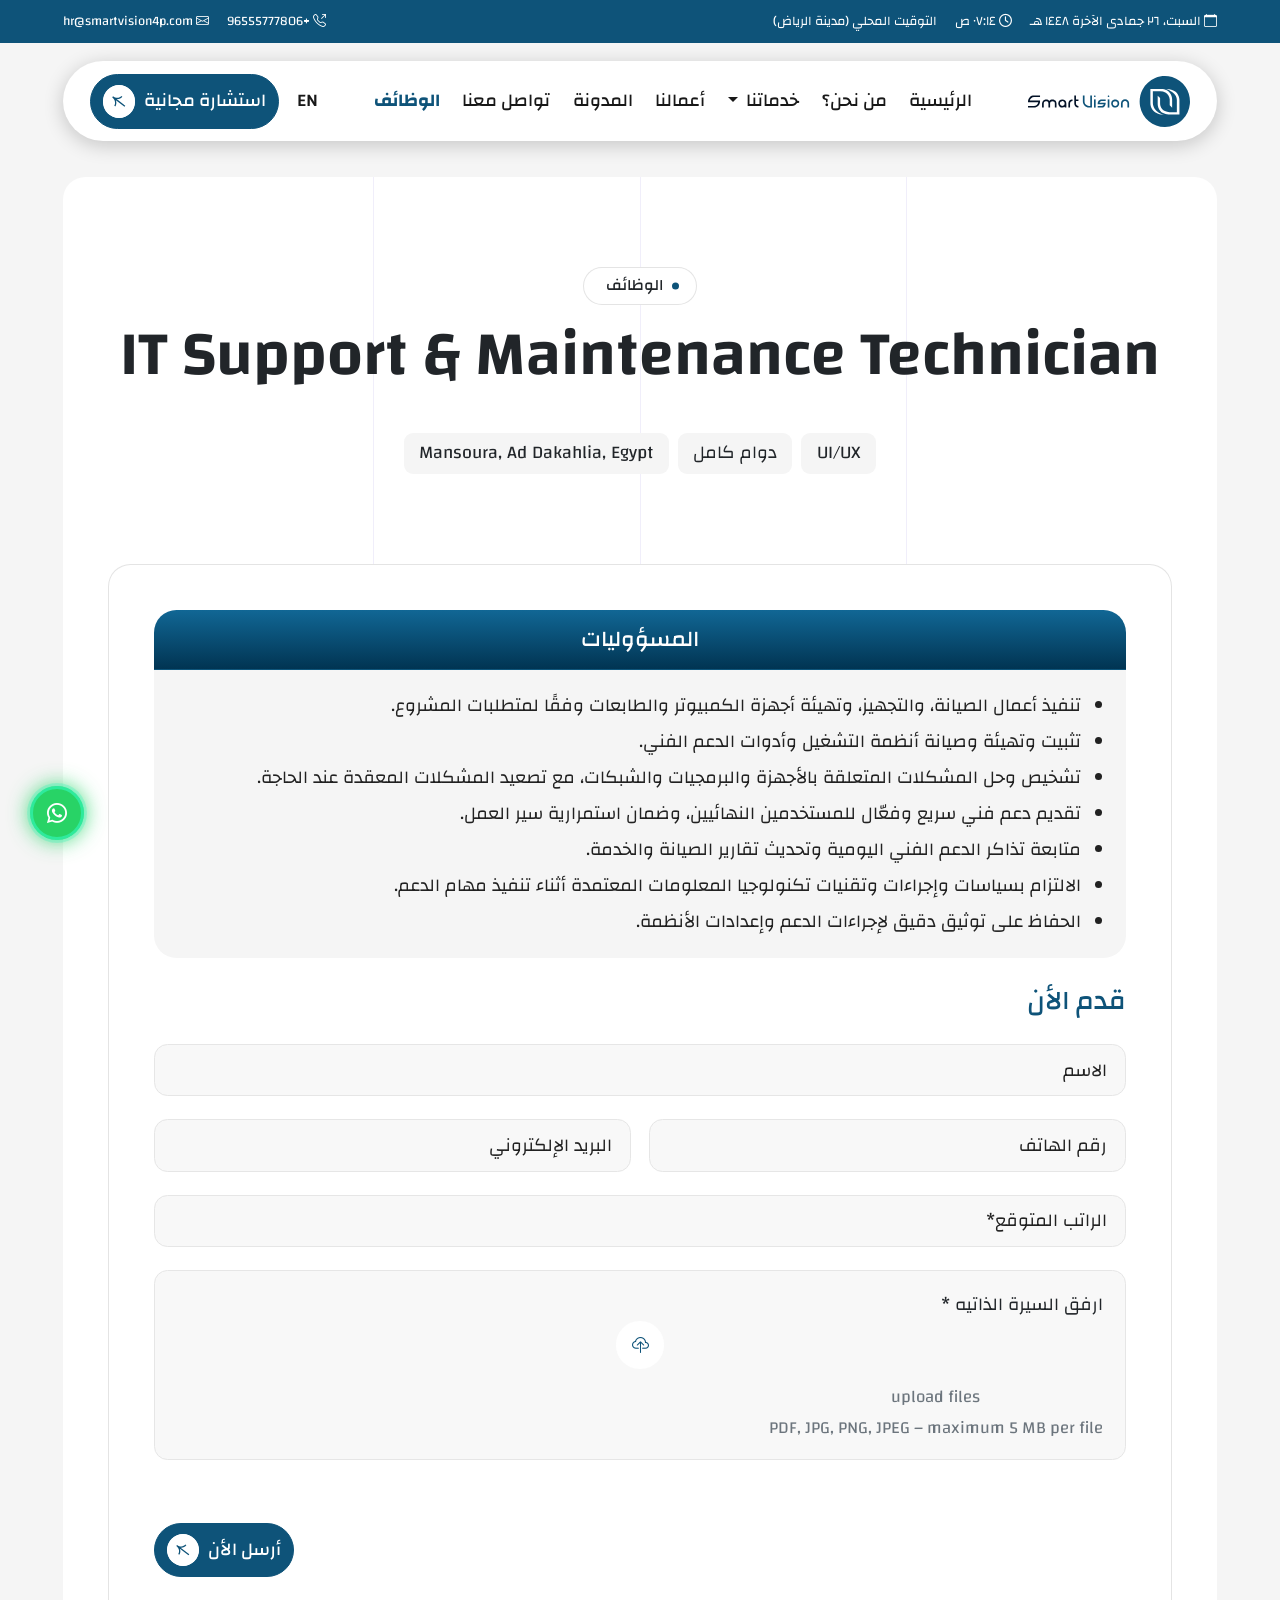
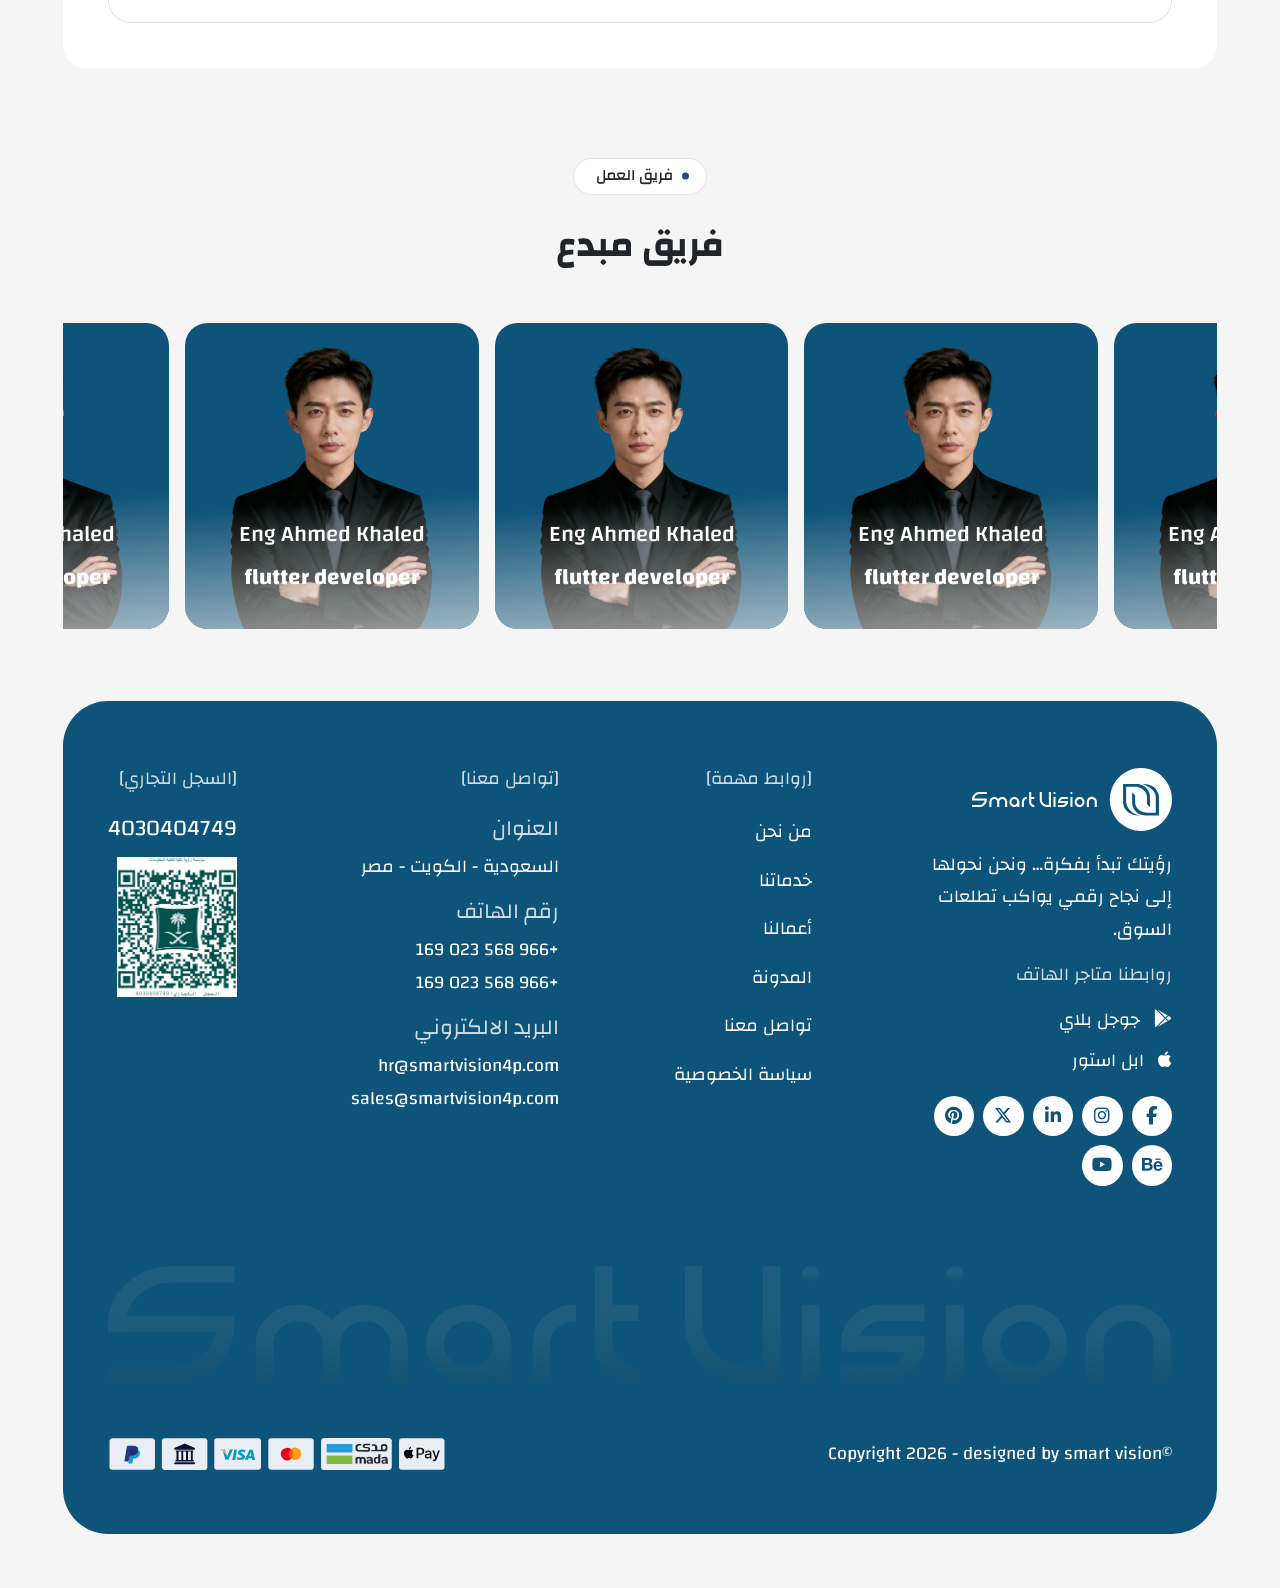
<file: job-details.html>
<!doctype html>
<html lang="ar" dir="rtl">
  <head>
    <meta charset="UTF-8" />
    <meta http-equiv="X-UA-Compatible" content="IE=edge" />
    <meta name="viewport" content="width=device-width, initial-scale=1.0" />
    <title>Smart Vision</title>
    <link rel="icon" href="images/fav_icon.svg" />

    <meta
      name="keywords"
      content="شركة تصميم مواقع إلكترونية, تصميم مواقع الإنترنت, تطوير المواقع الإلكترونية, تصميم مواقع متاجر إلكترونية, تطوير تطبيقات موبايل, تصميم مواقع احترافية, شركات برمجة المواقع, أفضل شركات تصميم المواقع, تصميم تطبيقات جوال, تصميم مواقع لشركات, حلول تصميم المواقع, تطوير واجهات المستخدم, تصميم مواقع وتسويق إلكتروني, برمجة تطبيقات الجوال, خدمات تطوير المواقع الإلكترونية, أفضل تصميم مواقع في الشرق الأوسط"
    />

    <meta
      name="description"
      content="شركة سعودية رائدة في تصميم وتطوير المواقع الإلكترونية والتطبيقات، نقدم حلولاً مبتكرة ومتطورة لعملائنا في مجال تصميم مواقع الإنترنت، تطوير التطبيقات، وتصميم المتاجر الإلكترونية. خدماتنا تركز على توفير أفضل التجارب الرقمية التي تواكب آخر التطورات في عالم التكنولوجيا."
    />

    <!-- Bootstrap  **== note: file needs to be changed according to the language ==**-->
    <link rel="stylesheet" href="css/bootstrap.rtl.min.css" />
    <!-- <link rel="stylesheet" href="css/bootstrap.min.css"> -->

    <!-- icons  -->
    <link
      rel="stylesheet"
      href="https://cdn.jsdelivr.net/npm/bootstrap-icons@1.13.1/font/bootstrap-icons.min.css"
    />
    <link
      rel="stylesheet"
      href="https://cdnjs.cloudflare.com/ajax/libs/font-awesome/6.7.1/css/all.min.css"
      integrity="sha512-5Hs3dF2AEPkpNAR7UiOHba+lRSJNeM2ECkwxUIxC1Q/FLycGTbNapWXB4tP889k5T5Ju8fs4b1P5z/iB4nMfSQ=="
      crossorigin="anonymous"
      referrerpolicy="no-referrer"
    />

    <!--  slider -->
    <link
      rel="stylesheet"
      href="https://cdn.jsdelivr.net/npm/swiper@11/swiper-bundle.min.css"
    />

    <link
      rel="stylesheet"
      href="https://cdnjs.cloudflare.com/ajax/libs/animate.css/4.1.1/animate.min.css"
      integrity="sha512-c42qTSw/wPZ3/5LBzD+Bw5f7bSF2oxou6wEb+I/lqeaKV5FDIfMvvRp772y4jcJLKuGUOpbJMdg/BTl50fJYAw=="
      crossorigin="anonymous"
      referrerpolicy="no-referrer"
    />

    <link rel="stylesheet" href="css/owl.carousel.min.css" />
    <link rel="stylesheet" href="css/owl.theme.default.min.css" />

    <!-- custom css file link  -->
    <link rel="stylesheet" href="css/style.css" />
  </head>

  <body>
    <!-- go to up -->
    <div class="scrollUp" id="scrollUp">
      <a href="#" aria-label="go to page up">
        <i class="fa-solid fa-chevron-up"></i>
      </a>
    </div>

    <!-- fixed whatsapp icon -->
    <div class="scrollUp whatsapp">
      <a
        href="https://api.whatsapp.com/send?phone=966568023169"
        target="_blank"
        aria-label="تواصل معنا عن الواتساب"
      >
        <i class="bi bi-whatsapp"></i>
      </a>
    </div>

    <!-- ramadan intro  -->
    <!-- <canvas id="canvas"></canvas> -->

    <!-- navbar -->
    <header>
      <!-- Top Navigation -->
      <div
        class="top-nav position-relative d-none d-md-block mb-3 wow animate__fadeInDown"
        data-wow-duration="1s"
      >
        <div
          class="container-fluid position-relative z-3 d-flex align-items-center justify-content-between text-white"
        >
          <div class="date-time">
            <div class="date">
              <i class="bi bi-calendar"></i>
              <time id="hijriDate"></time>
            </div>

            <div class="time">
              <i class="fa-regular fa-clock"></i>
              <time id="liveTime"></time>
            </div>

            <div class="zone">
              التوقيت المحلي
              <span>(مدينة الرياض)</span>
            </div>
          </div>
          <div class="contacts">
            <div class="phone">
              <a href="tel:+96555777806" aria-label="Call us at +96555777806">
                <i class="bi bi-telephone-outbound"></i>
                +96555777806
              </a>
            </div>
            <div class="email">
              <a
                href="mailto:hr@smartvision4p.com"
                aria-label="Send an email to hr@smartvision4p.com"
              >
                <i class="bi bi-envelope"></i>
                hr@smartvision4p.com
              </a>
            </div>
          </div>
        </div>
      </div>
      <!-- Navbar -->
      <nav
        id="mainNav"
        class="navbar navbar-expand-lg navbar-light top-0 wow animate__fadeInDown"
        data-wow-duration="1.5s"
        data-bs-theme="light"
      >
        <div class="container-fluid">
          <div class="navbar-wrapper">
            <button
              class="navbar-toggler"
              type="button"
              data-bs-toggle="collapse"
              data-bs-target="#navbarSupportedContent"
              aria-controls="navbarSupportedContent"
              aria-expanded="false"
              aria-label="Toggle navigation"
            >
              <span class="navbar-toggler-icon"></span>
            </button>
            <a class="navbar-brand m-0" href="index.html">
              <img src="images/logo.svg" alt="Smart Vision logo" />
            </a>
            <div
              class="collapse navbar-collapse justify-content-between align-items-center"
              id="navbarSupportedContent"
            >
              <ul class="navbar-nav mb-2 mb-lg-0">
                <li class="nav-item">
                  <a
                    class="nav-link"
                    aria-current="page"
                    aria-label="Go to home page"
                    href="index.html"
                  >
                    الرئيسية
                  </a>
                </li>
                <li class="nav-item">
                  <a
                    class="nav-link"
                    href="about.html"
                    aria-label="Learn more about us"
                  >
                    من نحن؟
                  </a>
                </li>
                <li class="nav-item">
                  <div class="dropdown">
                    <button
                      class="nav-link bg-transparent dropdown-toggle"
                      type="button"
                      data-bs-toggle="dropdown"
                      aria-expanded="false"
                    >
                      خدماتنا
                    </button>
                    <ul class="dropdown-menu">
                      <li>
                        <a class="dropdown-item" href="service-details.html"
                          >تصميم المواقع</a
                        >
                      </li>
                      <li>
                        <a class="dropdown-item" href="service-details.html"
                          >تصميم المتاجر الالكترونية</a
                        >
                      </li>
                      <li>
                        <a class="dropdown-item" href="service-details.html"
                          >برمجة تطبيقات الجوال</a
                        >
                      </li>
                      <li>
                        <a class="dropdown-item" href="service-details.html"
                          >أنشاء هوية تجارية</a
                        >
                      </li>
                      <li>
                        <a class="dropdown-item" href="service-details.html"
                          >التسويق من خلال محركات البحث</a
                        >
                      </li>
                      <li>
                        <a class="dropdown-item" href="service-details.html"
                          >فيديو الموشن جرافيك</a
                        >
                      </li>
                      <li>
                        <a class="dropdown-item" href="service-details.html"
                          >كتابة واضافة المحتوى</a
                        >
                      </li>
                      <li>
                        <a class="dropdown-item" href="service-details.html"
                          >دعم فني للمواقع الالكترونية</a
                        >
                      </li>
                    </ul>
                  </div>
                </li>
                <li class="nav-item">
                  <a
                    class="nav-link"
                    href="projects.html"
                    aria-label="View our projects"
                  >
                    أعمالنا
                  </a>
                </li>
                <li class="nav-item">
                  <a
                    class="nav-link"
                    href="blogs.html"
                    aria-label="Read our latest blogs"
                  >
                    المدونة
                  </a>
                </li>
                <li class="nav-item">
                  <a
                    class="nav-link"
                    href="contact.html"
                    aria-label="Contact us for inquiries"
                  >
                    تواصل معنا
                  </a>
                </li>
                <li class="nav-item">
                  <a
                    class="nav-link active"
                    href="jobs.html"
                    aria-label="Contact us for inquiries"
                  >
                    الوظائف
                  </a>
                </li>
              </ul>
              <ul class="Request-project d-flex align-items-center gap-2">
                <li class="nav-item">
                  <a
                    href="#"
                    class="nav-link main"
                    id="lang"
                    aria-label="Switch to English"
                  >
                    EN
                  </a>
                </li>
                <li class="separator d-none d-lg-flex align-items-center"></li>

                <li class="nav-item">
                  <a
                    class="nav-link"
                    href="request-project.html"
                    aria-label="Request your project"
                  >
                    <span class="main-btn">
                      <span> استشارة مجانية </span>

                      <img
                        src="images/icons/arrow.svg"
                        alt="arrow right icon"
                      />
                    </span>
                  </a>
                </li>
              </ul>
            </div>
          </div>
        </div>
      </nav>
    </header>

    <section>
      <div class="container-fluid">
        <div class="card-wrapper">
          <!-- breadcrumb Section -->
          <div class="breadcrumbs">
            <div class="breadcrumb-wrapper">
              <div class="overlay">
                <div class="ln"></div>
                <div class="ln"></div>
                <div class="ln"></div>
              </div>
              <div class="breadcrumb-cnt">
                <div class="title text-center mb-md-5 mb-4">
                  <small
                    class="secName mx-auto mb-4 wow animate__fadeInDown"
                    data-wow-duration="1s"
                  >
                    الوظائف
                  </small>
                  <h2
                    class="secTitle wow animate__fadeInUp"
                    data-wow-duration="1s"
                  >
                    IT Support & Maintenance Technician
                  </h2>
                </div>
                <div class="tags justify-content-center">
                  <span>UI/UX</span>
                  <span>دوام كامل</span>
                  <span>Mansoura, Ad Dakahlia, Egypt</span>
                </div>
              </div>
            </div>
          </div>
          <!-- job details -->
          <div class="job_details">
            <div class="job-form contact-form">
              <div class="card mb-4">
                <div class="card-header">
                  <p class="fs-5 text-center">المسؤوليات</p>
                </div>
                <div class="card-body list">
                  <ul>
                    <li>
                      <span
                        >تنفيذ أعمال الصيانة، والتجهيز، وتهيئة أجهزة الكمبيوتر
                        والطابعات وفقًا لمتطلبات المشروع.</span
                      >
                    </li>
                    <li>
                      <span
                        >تثبيت وتهيئة وصيانة أنظمة التشغيل وأدوات الدعم
                        الفني.</span
                      >
                    </li>
                    <li>
                      <span
                        >تشخيص وحل المشكلات المتعلقة بالأجهزة والبرمجيات
                        والشبكات، مع تصعيد المشكلات المعقدة عند الحاجة.</span
                      >
                    </li>
                    <li>
                      <span
                        >تقديم دعم فني سريع وفعّال للمستخدمين النهائيين، وضمان
                        استمرارية سير العمل.</span
                      >
                    </li>
                    <li>
                      <span
                        >متابعة تذاكر الدعم الفني اليومية وتحديث تقارير الصيانة
                        والخدمة.</span
                      >
                    </li>
                    <li>
                      <span
                        >الالتزام بسياسات وإجراءات وتقنيات تكنولوجيا المعلومات
                        المعتمدة أثناء تنفيذ مهام الدعم.</span
                      >
                    </li>
                    <li>
                      <span
                        >الحفاظ على توثيق دقيق لإجراءات الدعم وإعدادات
                        الأنظمة.</span
                      >
                    </li>
                  </ul>
                </div>
              </div>
              <h3 class="fs-4 main mb-4">قدم الأن</h3>
              <form id="jobApplicationForm">
                <div class="row g-3">
                  <div class="col-md-12">
                    <input
                      type="text"
                      class="form-control"
                      placeholder="الاسم"
                      id="name"
                      required
                    />
                    <span class="text-danger small" id="nameError"></span>
                  </div>
                  <div class="col-md-6">
                    <input
                      type="tel"
                      class="form-control"
                      placeholder="رقم الهاتف"
                      id="phone"
                      required
                    />
                    <span class="text-danger small" id="emailError"></span>
                  </div>
                  <div class="col-md-6">
                    <input
                      type="email"
                      class="form-control"
                      placeholder="البريد الإلكتروني"
                      id="email"
                    />
                    <span class="text-danger small" id="emailError"></span>
                  </div>
                  <div class="col-md-12">
                    <input
                      type="text"
                      class="form-control"
                      placeholder="الراتب المتوقع*"
                      id="expectedSalary"
                      required
                    />
                    <span
                      class="text-danger small"
                      id="expectedSalaryError"
                    ></span>
                  </div>
                  <div class="col-12">
                    <div class="upload-wrapper mb-3">
                      <div class="upload__box">
                        ارفق السيرة الذاتيه *
                        <div class="upload__btn-box">
                          <button type="button" class="upload__btn">
                            <i class="bi bi-cloud-upload"></i>
                            <p class="upload__box_title text-muted">
                              upload files
                              <br />
                              PDF, JPG, PNG, JPEG – maximum 5 MB per file
                            </p>
                            <input
                              type="file"
                              accept="image/*,.pdf,.doc,.docx"
                              name="document[]"
                              multiple
                              data-max_length="20"
                              class="upload__inputfile"
                            />
                          </button>
                        </div>

                        <div
                          class="upload__img-wrap row g-3 row-cols-lg-5"
                        ></div>
                      </div>
                    </div>
                    <span class="text-danger small" id="messageError"></span>
                  </div>
                  <div class="col-auto ms-auto">
                    <button
                      type="submit"
                      class="main-btn mt-4 mx-auto wow animate__fadeInUp"
                      data-wow-duration="1s"
                      aria-label="Submit your message to our team"
                    >
                      <span> أرسل الأن </span>
                      <img
                        src="images/icons/arrow.svg"
                        alt="arrow right icon"
                      />
                    </button>
                  </div>
                </div>
              </form>
            </div>
          </div>
        </div>
      </div>
    </section>

    <!-- TEAM -->
    <section class="our_team py-5 mb-3">
      <div class="container-fluid">
        <div class="col-lg-11 col-md-10 m-auto text-center mb-5">
          <small
            class="secName mx-auto mb-4 wow animate__fadeInDown"
            data-wow-duration="1s"
          >
            فريق العمل
          </small>
          <h2 class="secTitle wow animate__fadeInUp" data-wow-duration="1s">
            فريق مبدع
          </h2>
        </div>
        <div class="owl-carousel">
          <div class="card">
            <div class="card-img-top">
              <img src="images/team.png" loading="lazy" alt="" />
            </div>
            <div class="card-body">
              <h3 class="card-title fs-5">Eng Ahmed Khaled</h3>
              <p class="fw-bold fs-5">flutter developer</p>
            </div>
          </div>
          <div class="card">
            <div class="card-img-top">
              <img src="images/team.png" loading="lazy" alt="" />
            </div>
            <div class="card-body">
              <h3 class="card-title fs-5">Eng Ahmed Khaled</h3>
              <p class="fw-bold fs-5">flutter developer</p>
            </div>
          </div>
          <div class="card">
            <div class="card-img-top">
              <img src="images/team.png" loading="lazy" alt="" />
            </div>
            <div class="card-body">
              <h3 class="card-title fs-5">Eng Ahmed Khaled</h3>
              <p class="fw-bold fs-5">flutter developer</p>
            </div>
          </div>
          <div class="card">
            <div class="card-img-top">
              <img src="images/team.png" loading="lazy" alt="" />
            </div>
            <div class="card-body">
              <h3 class="card-title fs-5">Eng Ahmed Khaled</h3>
              <p class="fw-bold fs-5">flutter developer</p>
            </div>
          </div>
          <div class="card">
            <div class="card-img-top">
              <img src="images/team.png" loading="lazy" alt="" />
            </div>
            <div class="card-body">
              <h3 class="card-title fs-5">Eng Ahmed Khaled</h3>
              <p class="fw-bold fs-5">flutter developer</p>
            </div>
          </div>
        </div>
      </div>
    </section>

    <!-- footer -->
    <footer>
      <div class="container-fluid">
        <div class="footer-wrapper wow animate__fadeIn" data-wow-duration="3s">
          <!-- القسم العلوي من الفوتر -->
          <div class="main-footer">
            <div class="row gy-4 justify-content-between">
              <!-- شعار الشركة ومعلومات عامة -->
              <div class="col-lg-3">
                <div class="logo">
                  <a href="index.html" aria-label="Go to home page">
                    <img
                      class="footer-brand"
                      src="images/logo.svg"
                      alt="Smart Vision logo"
                    />
                  </a>
                  <p class="my-3">
                    رؤيتك تبدأ بفكرة… ونحن نحولها إلى نجاح رقمي يواكب تطلعات
                    السوق.
                  </p>
                  <div>
                    <h5 class="footer-heading my-md-3">روابطنا متاجر الهاتف</h5>
                    <ul class="apps-icons my-3 d-flex flex-column gap-2">
                      <li>
                        <a
                          href="https://play.google.com/store/apps/dev?id=8697678374869740936"
                          target="_blank"
                          aria-label="Google Play"
                        >
                          <i class="fa-brands fa-google-play me-2"></i>
                          <span>جوجل بلاي</span>
                        </a>
                      </li>
                      <li>
                        <a
                          href="https://apps.apple.com/eg/developer/amir-nageh/id1497851425"
                          target="_blank"
                          aria-label="Apple Store"
                        >
                          <i class="fa-brands fa-apple me-2"></i>
                          <span>ابل استور</span>
                        </a>
                      </li>
                    </ul>
                  </div>
                  <nav aria-label="Social Media Links">
                    <ul class="social-icons">
                      <li>
                        <a
                          href="https://www.facebook.com/smartvision4p.eg"
                          target="_blank"
                          aria-label="Visit our Facebook page"
                        >
                          <i class="fa-brands fa-facebook-f"></i>
                        </a>
                      </li>
                      <li>
                        <a
                          href="https://www.instagram.com/smartvision.group"
                          target="_blank"
                          aria-label="Visit our Instagram page"
                        >
                          <i class="fa-brands fa-instagram"></i>
                        </a>
                      </li>
                      <li>
                        <a
                          href="https://www.linkedin.com/in/smartvision4p-%D8%B4%D8%B1%D9%83%D8%A9-%D8%A8%D8%B1%D9%85%D8%AC%D8%A9-a4627720a/"
                          target="_blank"
                          aria-label="Visit our LinkedIn page"
                        >
                          <i class="fa-brands fa-linkedin-in"></i>
                        </a>
                      </li>
                      <li>
                        <a
                          href="https://x.com/SmartVision4p"
                          target="_blank"
                          aria-label="Visit our X Twitter page"
                        >
                          <i class="fa-brands fa-x-twitter"></i>
                        </a>
                      </li>
                      <li>
                        <a
                          href="https://www.pinterest.com/smartvision860/_created/"
                          target="_blank"
                          aria-label="Visit our pinterest page"
                        >
                          <i class="fa-brands fa-pinterest"></i>
                        </a>
                      </li>
                      <li>
                        <a
                          href="https://www.behance.net/SmArtVision44p"
                          target="_blank"
                          aria-label="Visit our behance page"
                        >
                          <i class="fa-brands fa-behance"></i>
                        </a>
                      </li>
                      <li>
                        <a
                          href="https://www.youtube.com/@smartvision4p"
                          target="_blank"
                          aria-label="Visit our youtube chanel"
                        >
                          <i class="fa-brands fa-youtube"></i>
                        </a>
                      </li>
                    </ul>
                  </nav>
                </div>
              </div>

              <div class="col-12 col-md-4 col-lg-auto">
                <h4 class="footer-heading footer-pages-title">[روابط مهمة]</h4>
                <nav aria-label="Site Pages">
                  <ul>
                    <li>
                      <a href="about.html" aria-label="Learn more about us"
                        >من نحن</a
                      >
                    </li>
                    <li>
                      <a href="services.html" aria-label="Explore our services"
                        >خدماتنا</a
                      >
                    </li>
                    <li>
                      <a href="projects.html" aria-label="View our projects"
                        >أعمالنا</a
                      >
                    </li>
                    <li>
                      <a href="blogs.html" aria-label="Read our latest blogs"
                        >المدونة</a
                      >
                    </li>
                    <li>
                      <a
                        href="contact.html"
                        aria-label="Contact us for inquiries"
                        >تواصل معنا</a
                      >
                    </li>
                    <li>
                      <a
                        href="terms.html"
                        aria-label="View terms and conditions"
                        >سياسة الخصوصية</a
                      >
                    </li>
                  </ul>
                </nav>
              </div>
              <div class="col-12 col-md-4 col-lg-auto">
                <div class="d-flex gap-3 d-md-block">
                  <div>
                    <h4 class="footer-heading footer-contact-title">
                      [تواصل معنا]
                    </h4>
                    <nav aria-label="Contact Information">
                      <ul>
                        <li>
                          <h5>العنوان</h5>
                          <p>السعودية - الكويت - مصر</p>
                        </li>
                        <li>
                          <h5>رقم الهاتف</h5>
                          <a
                            href="tel:+966568023169"
                            aria-label="Call us at +966 568 023 169"
                          >
                            +966 568 023 169
                          </a>
                          <a
                            href="tel:+966568023169"
                            aria-label="Call us at +966 568 023 169"
                          >
                            +966 568 023 169
                          </a>
                        </li>
                        <li>
                          <h5>البريد الالكتروني</h5>
                          <a
                            href="mailto:hr@smartvision4p.com"
                            aria-label="Send an email to hr@smartvision4p.com"
                          >
                            hr@smartvision4p.com
                          </a>
                          <a
                            href="mailto:sales@smartvision4p.com"
                            aria-label="Send an email to sales@smartvision4p.com"
                          >
                            sales@smartvision4p.com
                          </a>
                        </li>
                      </ul>
                    </nav>
                  </div>
                </div>
              </div>
              <div class="col-12 col-md-4 col-lg-auto">
                <h4 class="footer-heading footer-links-title">
                  [السجل التجاري]
                </h4>
                <p class="cer_num">4030404749</p>
                <div class="approved d-flex align-items-center gap-3">
                  <img src="images/cer.png" alt="السجل التجاري" />
                </div>
              </div>
            </div>
          </div>

          <!-- القسم السفلي من الفوتر -->
          <div class="sub-footer py-3">
            <div
              class="d-flex flex-column-reverse flex-md-row gap-3 align-items-center justify-content-center justify-content-md-between"
            >
              <p>©Copyright 2026 - designed by smart vision </p>
              <div class="payment-images">
                <img
                  src="images/footer-card.svg"
                  alt="Available payment methods include PayPal, Mada, Mastercard, Visa, Apple Pay, and bank transfer"
                />
              </div>
            </div>
          </div>
        </div>
      </div>
    </footer>

    <!-- jquery script -->
    <script src="js/jquery-3.6.0.min.js"></script>

    <!-- bootstrap script -->
    <script src="js/bootstrap.bundle.min.js"></script>

    <!-- slider -->
    <script src="https://cdn.jsdelivr.net/npm/swiper@11/swiper-bundle.min.js"></script>
    <script src="js/owl.carousel.min.js"></script>

    <!-- WOW -->
    <script src="js/wow.min.js"></script>

    <!-- custom js file link  -->
    <script src="js/script.js"></script>
  </body>
</html>
</file>
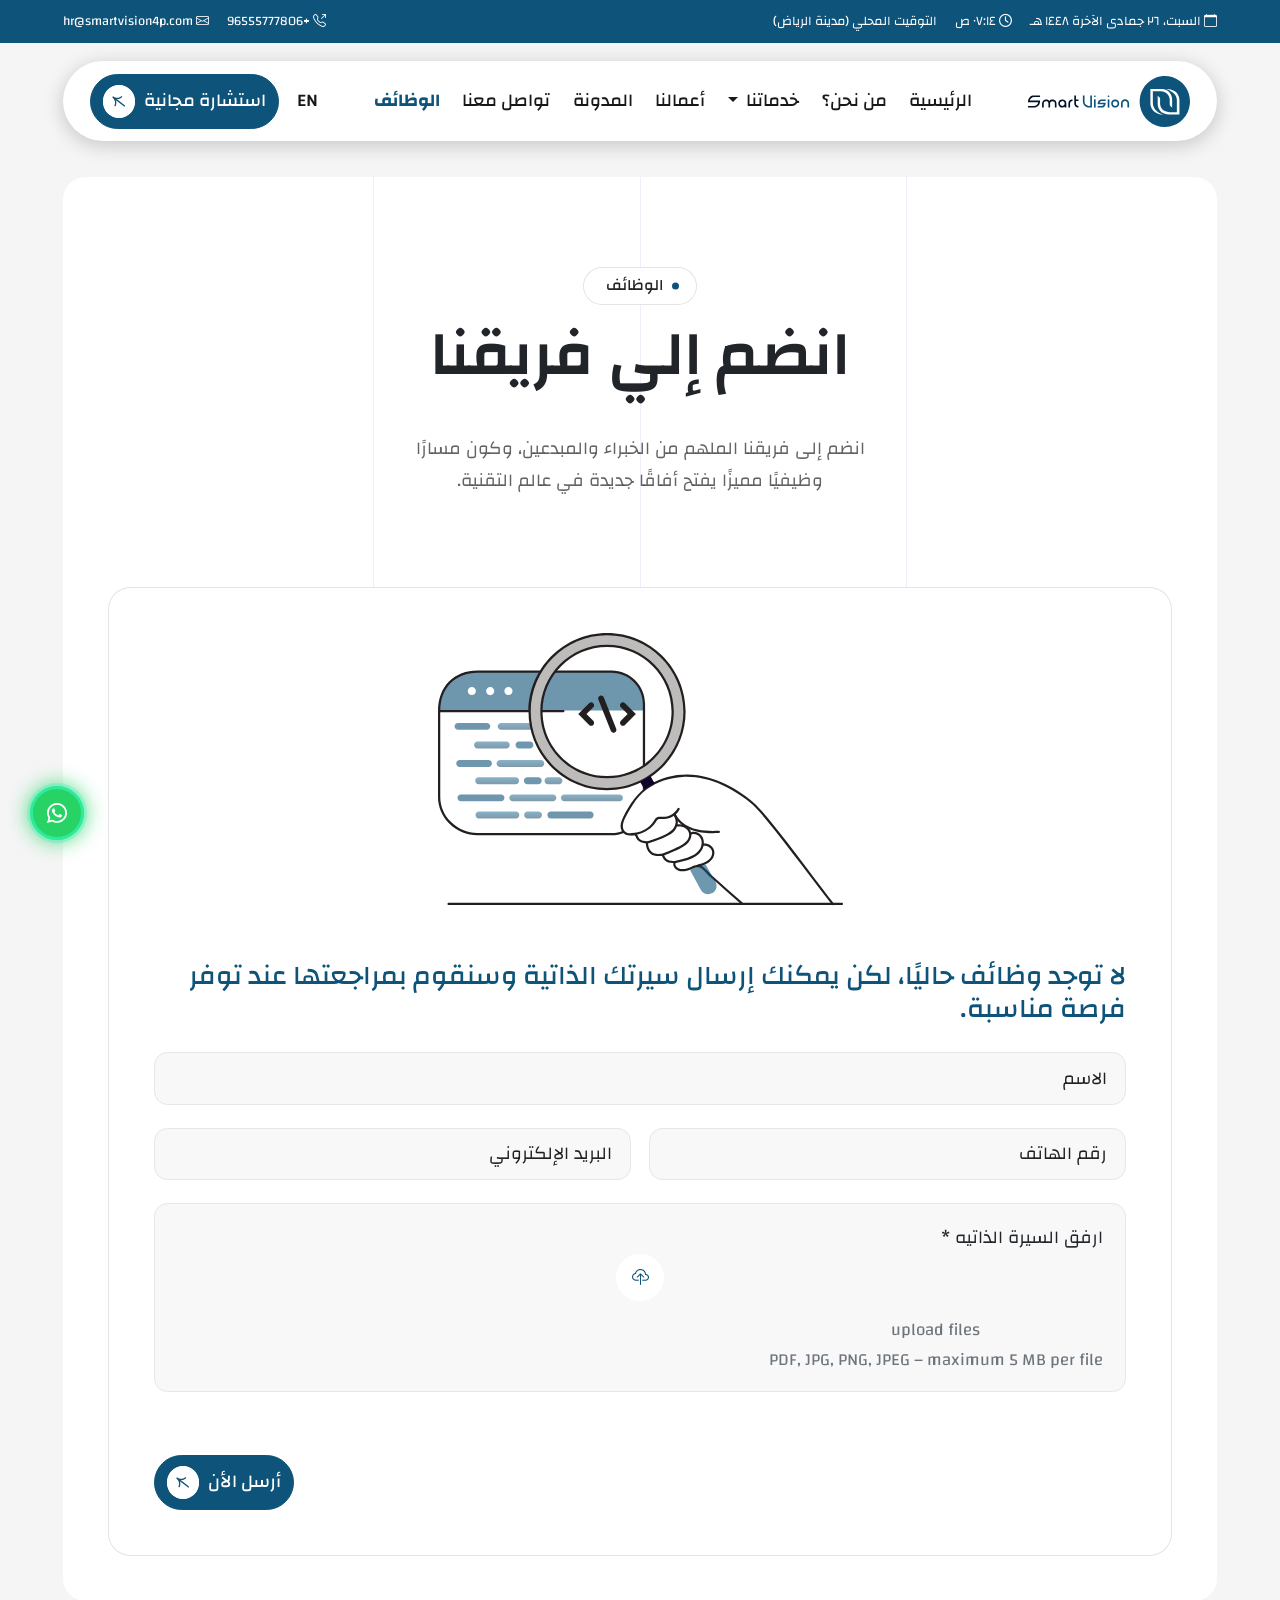
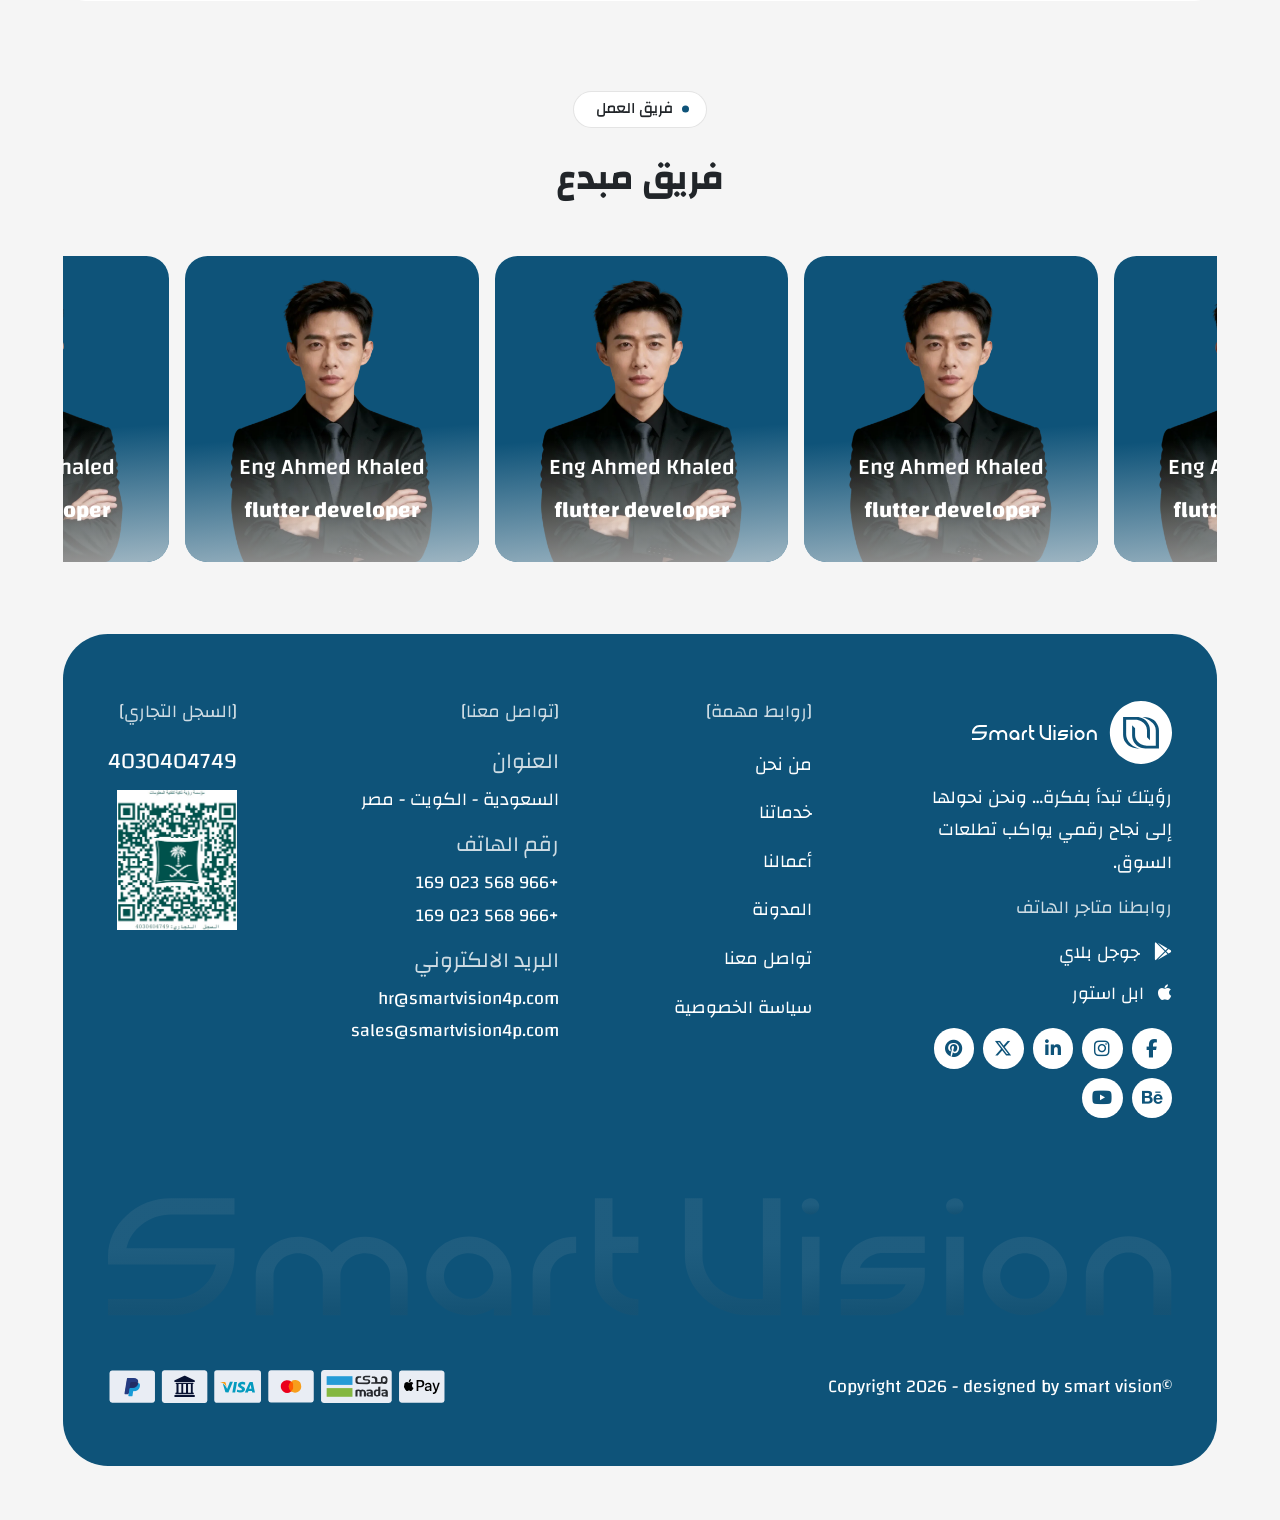
<file: job-not-found.html>
<!doctype html>
<html lang="ar" dir="rtl">
  <head>
    <meta charset="UTF-8" />
    <meta http-equiv="X-UA-Compatible" content="IE=edge" />
    <meta name="viewport" content="width=device-width, initial-scale=1.0" />
    <title>Smart Vision</title>
    <link rel="icon" href="images/fav_icon.svg" />

    <meta
      name="keywords"
      content="شركة تصميم مواقع إلكترونية, تصميم مواقع الإنترنت, تطوير المواقع الإلكترونية, تصميم مواقع متاجر إلكترونية, تطوير تطبيقات موبايل, تصميم مواقع احترافية, شركات برمجة المواقع, أفضل شركات تصميم المواقع, تصميم تطبيقات جوال, تصميم مواقع لشركات, حلول تصميم المواقع, تطوير واجهات المستخدم, تصميم مواقع وتسويق إلكتروني, برمجة تطبيقات الجوال, خدمات تطوير المواقع الإلكترونية, أفضل تصميم مواقع في الشرق الأوسط"
    />

    <meta
      name="description"
      content="شركة سعودية رائدة في تصميم وتطوير المواقع الإلكترونية والتطبيقات، نقدم حلولاً مبتكرة ومتطورة لعملائنا في مجال تصميم مواقع الإنترنت، تطوير التطبيقات، وتصميم المتاجر الإلكترونية. خدماتنا تركز على توفير أفضل التجارب الرقمية التي تواكب آخر التطورات في عالم التكنولوجيا."
    />

    <!-- Bootstrap  **== note: file needs to be changed according to the language ==**-->
    <link rel="stylesheet" href="css/bootstrap.rtl.min.css" />
    <!-- <link rel="stylesheet" href="css/bootstrap.min.css"> -->

    <!-- icons  -->
    <link
      rel="stylesheet"
      href="https://cdn.jsdelivr.net/npm/bootstrap-icons@1.13.1/font/bootstrap-icons.min.css"
    />
    <link
      rel="stylesheet"
      href="https://cdnjs.cloudflare.com/ajax/libs/font-awesome/6.7.1/css/all.min.css"
      integrity="sha512-5Hs3dF2AEPkpNAR7UiOHba+lRSJNeM2ECkwxUIxC1Q/FLycGTbNapWXB4tP889k5T5Ju8fs4b1P5z/iB4nMfSQ=="
      crossorigin="anonymous"
      referrerpolicy="no-referrer"
    />

    <!--  slider -->
    <link
      rel="stylesheet"
      href="https://cdn.jsdelivr.net/npm/swiper@11/swiper-bundle.min.css"
    />

    <link
      rel="stylesheet"
      href="https://cdnjs.cloudflare.com/ajax/libs/animate.css/4.1.1/animate.min.css"
      integrity="sha512-c42qTSw/wPZ3/5LBzD+Bw5f7bSF2oxou6wEb+I/lqeaKV5FDIfMvvRp772y4jcJLKuGUOpbJMdg/BTl50fJYAw=="
      crossorigin="anonymous"
      referrerpolicy="no-referrer"
    />

    <link rel="stylesheet" href="css/owl.carousel.min.css" />
    <link rel="stylesheet" href="css/owl.theme.default.min.css" />

    <!-- custom css file link  -->
    <link rel="stylesheet" href="css/style.css" />
  </head>

  <body>
    <!-- go to up -->
    <div class="scrollUp" id="scrollUp">
      <a href="#" aria-label="go to page up">
        <i class="fa-solid fa-chevron-up"></i>
      </a>
    </div>

    <!-- fixed whatsapp icon -->
    <div class="scrollUp whatsapp">
      <a
        href="https://api.whatsapp.com/send?phone=966568023169"
        target="_blank"
        aria-label="تواصل معنا عن الواتساب"
      >
        <i class="bi bi-whatsapp"></i>
      </a>
    </div>

    <!-- ramadan intro  -->
    <!-- <canvas id="canvas"></canvas> -->

    <!-- navbar -->
    <header>
      <!-- Top Navigation -->
      <div
        class="top-nav position-relative d-none d-md-block mb-3 wow animate__fadeInDown"
        data-wow-duration="1s"
      >
        <div
          class="container-fluid position-relative z-3 d-flex align-items-center justify-content-between text-white"
        >
          <div class="date-time">
            <div class="date">
              <i class="bi bi-calendar"></i>
              <time id="hijriDate"></time>
            </div>

            <div class="time">
              <i class="fa-regular fa-clock"></i>
              <time id="liveTime"></time>
            </div>

            <div class="zone">
              التوقيت المحلي
              <span>(مدينة الرياض)</span>
            </div>
          </div>
          <div class="contacts">
            <div class="phone">
              <a href="tel:+96555777806" aria-label="Call us at +96555777806">
                <i class="bi bi-telephone-outbound"></i>
                +96555777806
              </a>
            </div>
            <div class="email">
              <a
                href="mailto:hr@smartvision4p.com"
                aria-label="Send an email to hr@smartvision4p.com"
              >
                <i class="bi bi-envelope"></i>
                hr@smartvision4p.com
              </a>
            </div>
          </div>
        </div>
      </div>
      <!-- Navbar -->
      <nav
        id="mainNav"
        class="navbar navbar-expand-lg navbar-light top-0 wow animate__fadeInDown"
        data-wow-duration="1.5s"
        data-bs-theme="light"
      >
        <div class="container-fluid">
          <div class="navbar-wrapper">
            <button
              class="navbar-toggler"
              type="button"
              data-bs-toggle="collapse"
              data-bs-target="#navbarSupportedContent"
              aria-controls="navbarSupportedContent"
              aria-expanded="false"
              aria-label="Toggle navigation"
            >
              <span class="navbar-toggler-icon"></span>
            </button>
            <a class="navbar-brand m-0" href="index.html">
              <img src="images/logo.svg" alt="Smart Vision logo" />
            </a>
            <div
              class="collapse navbar-collapse justify-content-between align-items-center"
              id="navbarSupportedContent"
            >
              <ul class="navbar-nav mb-2 mb-lg-0">
                <li class="nav-item">
                  <a
                    class="nav-link"
                    aria-current="page"
                    aria-label="Go to home page"
                    href="index.html"
                  >
                    الرئيسية
                  </a>
                </li>
                <li class="nav-item">
                  <a
                    class="nav-link"
                    href="about.html"
                    aria-label="Learn more about us"
                  >
                    من نحن؟
                  </a>
                </li>
                <li class="nav-item">
                  <div class="dropdown">
                    <button
                      class="nav-link bg-transparent dropdown-toggle"
                      type="button"
                      data-bs-toggle="dropdown"
                      aria-expanded="false"
                    >
                      خدماتنا
                    </button>
                    <ul class="dropdown-menu">
                      <li>
                        <a class="dropdown-item" href="service-details.html"
                          >تصميم المواقع</a
                        >
                      </li>
                      <li>
                        <a class="dropdown-item" href="service-details.html"
                          >تصميم المتاجر الالكترونية</a
                        >
                      </li>
                      <li>
                        <a class="dropdown-item" href="service-details.html"
                          >برمجة تطبيقات الجوال</a
                        >
                      </li>
                      <li>
                        <a class="dropdown-item" href="service-details.html"
                          >أنشاء هوية تجارية</a
                        >
                      </li>
                      <li>
                        <a class="dropdown-item" href="service-details.html"
                          >التسويق من خلال محركات البحث</a
                        >
                      </li>
                      <li>
                        <a class="dropdown-item" href="service-details.html"
                          >فيديو الموشن جرافيك</a
                        >
                      </li>
                      <li>
                        <a class="dropdown-item" href="service-details.html"
                          >كتابة واضافة المحتوى</a
                        >
                      </li>
                      <li>
                        <a class="dropdown-item" href="service-details.html"
                          >دعم فني للمواقع الالكترونية</a
                        >
                      </li>
                    </ul>
                  </div>
                </li>
                <li class="nav-item">
                  <a
                    class="nav-link"
                    href="projects.html"
                    aria-label="View our projects"
                  >
                    أعمالنا
                  </a>
                </li>
                <li class="nav-item">
                  <a
                    class="nav-link"
                    href="blogs.html"
                    aria-label="Read our latest blogs"
                  >
                    المدونة
                  </a>
                </li>
                <li class="nav-item">
                  <a
                    class="nav-link"
                    href="contact.html"
                    aria-label="Contact us for inquiries"
                  >
                    تواصل معنا
                  </a>
                </li>
                <li class="nav-item">
                  <a
                    class="nav-link active"
                    href="jobs.html"
                    aria-label="Contact us for inquiries"
                  >
                    الوظائف
                  </a>
                </li>
              </ul>
              <ul class="Request-project d-flex align-items-center gap-2">
                <li class="nav-item">
                  <a
                    href="#"
                    class="nav-link main"
                    id="lang"
                    aria-label="Switch to English"
                  >
                    EN
                  </a>
                </li>
                <li class="separator d-none d-lg-flex align-items-center"></li>

                <li class="nav-item">
                  <a
                    class="nav-link"
                    href="request-project.html"
                    aria-label="Request your project"
                  >
                    <span class="main-btn">
                      <span> استشارة مجانية </span>

                      <img
                        src="images/icons/arrow.svg"
                        alt="arrow right icon"
                      />
                    </span>
                  </a>
                </li>
              </ul>
            </div>
          </div>
        </div>
      </nav>
    </header>

    <section>
      <div class="container-fluid">
        <div class="card-wrapper">
          <!-- breadcrumb Section -->
          <div class="breadcrumbs">
            <div class="breadcrumb-wrapper">
              <div class="overlay">
                <div class="ln"></div>
                <div class="ln"></div>
                <div class="ln"></div>
              </div>
              <div class="breadcrumb-cnt">
                <div class="title text-center mb-md-5 mb-4">
                  <small
                    class="secName mx-auto mb-4 wow animate__fadeInDown"
                    data-wow-duration="1s"
                  >
                    الوظائف
                  </small>
                  <h2
                    class="secTitle wow animate__fadeInUp"
                    data-wow-duration="1s"
                  >
                    انضم إلي فريقنا
                  </h2>
                </div>
                <div class="col-lg-7 col-md-11 text-center mx-auto">
                  <p>
                    انضم إلى فريقنا الملهم من الخبراء والمبدعين، وكون مسارًا
                    وظيفيًا مميزًا يفتح أفاقًا جديدة في عالم التقنية.
                  </p>
                </div>
              </div>
            </div>
          </div>

          <div class="job_details">
            <div class="job-form contact-form">
              <div class="col-md-5 mx-auto mb-5">
                <img src="images/job.svg" alt="" />
              </div>

              <h3 class="fs-4 main mb-4">
                لا توجد وظائف حاليًا، لكن يمكنك إرسال سيرتك الذاتية وسنقوم
                بمراجعتها عند توفر فرصة مناسبة.
              </h3>
              <form id="jobApplicationForm">
                <div class="row g-3">
                  <div class="col-md-12">
                    <input
                      type="text"
                      class="form-control"
                      placeholder="الاسم"
                      id="name"
                      required
                    />
                    <span class="text-danger small" id="nameError"></span>
                  </div>
                  <div class="col-md-6">
                    <input
                      type="tel"
                      class="form-control"
                      placeholder="رقم الهاتف"
                      id="phone"
                      required
                    />
                    <span class="text-danger small" id="emailError"></span>
                  </div>
                  <div class="col-md-6">
                    <input
                      type="email"
                      class="form-control"
                      placeholder="البريد الإلكتروني"
                      id="email"
                    />
                    <span class="text-danger small" id="emailError"></span>
                  </div>
                  <div class="col-12">
                    <div class="upload-wrapper mb-3">
                      <div class="upload__box">
                        ارفق السيرة الذاتيه *
                        <div class="upload__btn-box">
                          <button type="button" class="upload__btn">
                            <i class="bi bi-cloud-upload"></i>
                            <p class="upload__box_title text-muted">
                              upload files
                              <br />
                              PDF, JPG, PNG, JPEG – maximum 5 MB per file
                            </p>
                            <input
                              type="file"
                              accept="image/*,.pdf,.doc,.docx"
                              name="document[]"
                              multiple
                              data-max_length="20"
                              class="upload__inputfile"
                            />
                          </button>
                        </div>

                        <div
                          class="upload__img-wrap row g-3 row-cols-lg-5"
                        ></div>
                      </div>
                    </div>
                    <span class="text-danger small" id="messageError"></span>
                  </div>
                  <div class="col-auto ms-auto">
                    <button
                      type="submit"
                      class="main-btn mt-4 mx-auto wow animate__fadeInUp"
                      data-wow-duration="1s"
                      aria-label="Submit your message to our team"
                    >
                      <span> أرسل الأن </span>
                      <img
                        src="images/icons/arrow.svg"
                        alt="arrow right icon"
                      />
                    </button>
                  </div>
                </div>
              </form>
            </div>
          </div>
        </div>
      </div>
    </section>

    <!-- TEAM -->
    <section class="our_team py-5 mb-3">
      <div class="container-fluid">
        <div class="col-lg-11 col-md-10 m-auto text-center mb-5">
          <small
            class="secName mx-auto mb-4 wow animate__fadeInDown"
            data-wow-duration="1s"
          >
            فريق العمل
          </small>
          <h2 class="secTitle wow animate__fadeInUp" data-wow-duration="1s">
            فريق مبدع
          </h2>
        </div>
        <div class="owl-carousel">
          <div class="card">
            <div class="card-img-top">
              <img src="images/team.png" loading="lazy" alt="" />
            </div>
            <div class="card-body">
              <h3 class="card-title fs-5">Eng Ahmed Khaled</h3>
              <p class="fw-bold fs-5">flutter developer</p>
            </div>
          </div>
          <div class="card">
            <div class="card-img-top">
              <img src="images/team.png" loading="lazy" alt="" />
            </div>
            <div class="card-body">
              <h3 class="card-title fs-5">Eng Ahmed Khaled</h3>
              <p class="fw-bold fs-5">flutter developer</p>
            </div>
          </div>
          <div class="card">
            <div class="card-img-top">
              <img src="images/team.png" loading="lazy" alt="" />
            </div>
            <div class="card-body">
              <h3 class="card-title fs-5">Eng Ahmed Khaled</h3>
              <p class="fw-bold fs-5">flutter developer</p>
            </div>
          </div>
          <div class="card">
            <div class="card-img-top">
              <img src="images/team.png" loading="lazy" alt="" />
            </div>
            <div class="card-body">
              <h3 class="card-title fs-5">Eng Ahmed Khaled</h3>
              <p class="fw-bold fs-5">flutter developer</p>
            </div>
          </div>
          <div class="card">
            <div class="card-img-top">
              <img src="images/team.png" loading="lazy" alt="" />
            </div>
            <div class="card-body">
              <h3 class="card-title fs-5">Eng Ahmed Khaled</h3>
              <p class="fw-bold fs-5">flutter developer</p>
            </div>
          </div>
        </div>
      </div>
    </section>

    <!-- footer -->
    <footer>
      <div class="container-fluid">
        <div class="footer-wrapper wow animate__fadeIn" data-wow-duration="3s">
          <!-- القسم العلوي من الفوتر -->
          <div class="main-footer">
            <div class="row gy-4 justify-content-between">
              <!-- شعار الشركة ومعلومات عامة -->
              <div class="col-lg-3">
                <div class="logo">
                  <a href="index.html" aria-label="Go to home page">
                    <img
                      class="footer-brand"
                      src="images/logo.svg"
                      alt="Smart Vision logo"
                    />
                  </a>
                  <p class="my-3">
                    رؤيتك تبدأ بفكرة… ونحن نحولها إلى نجاح رقمي يواكب تطلعات
                    السوق.
                  </p>
                  <div>
                    <h5 class="footer-heading my-md-3">روابطنا متاجر الهاتف</h5>
                    <ul class="apps-icons my-3 d-flex flex-column gap-2">
                      <li>
                        <a
                          href="https://play.google.com/store/apps/dev?id=8697678374869740936"
                          target="_blank"
                          aria-label="Google Play"
                        >
                          <i class="fa-brands fa-google-play me-2"></i>
                          <span>جوجل بلاي</span>
                        </a>
                      </li>
                      <li>
                        <a
                          href="https://apps.apple.com/eg/developer/amir-nageh/id1497851425"
                          target="_blank"
                          aria-label="Apple Store"
                        >
                          <i class="fa-brands fa-apple me-2"></i>
                          <span>ابل استور</span>
                        </a>
                      </li>
                    </ul>
                  </div>
                  <nav aria-label="Social Media Links">
                    <ul class="social-icons">
                      <li>
                        <a
                          href="https://www.facebook.com/smartvision4p.eg"
                          target="_blank"
                          aria-label="Visit our Facebook page"
                        >
                          <i class="fa-brands fa-facebook-f"></i>
                        </a>
                      </li>
                      <li>
                        <a
                          href="https://www.instagram.com/smartvision.group"
                          target="_blank"
                          aria-label="Visit our Instagram page"
                        >
                          <i class="fa-brands fa-instagram"></i>
                        </a>
                      </li>
                      <li>
                        <a
                          href="https://www.linkedin.com/in/smartvision4p-%D8%B4%D8%B1%D9%83%D8%A9-%D8%A8%D8%B1%D9%85%D8%AC%D8%A9-a4627720a/"
                          target="_blank"
                          aria-label="Visit our LinkedIn page"
                        >
                          <i class="fa-brands fa-linkedin-in"></i>
                        </a>
                      </li>
                      <li>
                        <a
                          href="https://x.com/SmartVision4p"
                          target="_blank"
                          aria-label="Visit our X Twitter page"
                        >
                          <i class="fa-brands fa-x-twitter"></i>
                        </a>
                      </li>
                      <li>
                        <a
                          href="https://www.pinterest.com/smartvision860/_created/"
                          target="_blank"
                          aria-label="Visit our pinterest page"
                        >
                          <i class="fa-brands fa-pinterest"></i>
                        </a>
                      </li>
                      <li>
                        <a
                          href="https://www.behance.net/SmArtVision44p"
                          target="_blank"
                          aria-label="Visit our behance page"
                        >
                          <i class="fa-brands fa-behance"></i>
                        </a>
                      </li>
                      <li>
                        <a
                          href="https://www.youtube.com/@smartvision4p"
                          target="_blank"
                          aria-label="Visit our youtube chanel"
                        >
                          <i class="fa-brands fa-youtube"></i>
                        </a>
                      </li>
                    </ul>
                  </nav>
                </div>
              </div>

              <div class="col-12 col-md-4 col-lg-auto">
                <h4 class="footer-heading footer-pages-title">[روابط مهمة]</h4>
                <nav aria-label="Site Pages">
                  <ul>
                    <li>
                      <a href="about.html" aria-label="Learn more about us"
                        >من نحن</a
                      >
                    </li>
                    <li>
                      <a href="services.html" aria-label="Explore our services"
                        >خدماتنا</a
                      >
                    </li>
                    <li>
                      <a href="projects.html" aria-label="View our projects"
                        >أعمالنا</a
                      >
                    </li>
                    <li>
                      <a href="blogs.html" aria-label="Read our latest blogs"
                        >المدونة</a
                      >
                    </li>
                    <li>
                      <a
                        href="contact.html"
                        aria-label="Contact us for inquiries"
                        >تواصل معنا</a
                      >
                    </li>
                    <li>
                      <a
                        href="terms.html"
                        aria-label="View terms and conditions"
                        >سياسة الخصوصية</a
                      >
                    </li>
                  </ul>
                </nav>
              </div>
              <div class="col-12 col-md-4 col-lg-auto">
                <div class="d-flex gap-3 d-md-block">
                  <div>
                    <h4 class="footer-heading footer-contact-title">
                      [تواصل معنا]
                    </h4>
                    <nav aria-label="Contact Information">
                      <ul>
                        <li>
                          <h5>العنوان</h5>
                          <p>السعودية - الكويت - مصر</p>
                        </li>
                        <li>
                          <h5>رقم الهاتف</h5>
                          <a
                            href="tel:+966568023169"
                            aria-label="Call us at +966 568 023 169"
                          >
                            +966 568 023 169
                          </a>
                          <a
                            href="tel:+966568023169"
                            aria-label="Call us at +966 568 023 169"
                          >
                            +966 568 023 169
                          </a>
                        </li>
                        <li>
                          <h5>البريد الالكتروني</h5>
                          <a
                            href="mailto:hr@smartvision4p.com"
                            aria-label="Send an email to hr@smartvision4p.com"
                          >
                            hr@smartvision4p.com
                          </a>
                          <a
                            href="mailto:sales@smartvision4p.com"
                            aria-label="Send an email to sales@smartvision4p.com"
                          >
                            sales@smartvision4p.com
                          </a>
                        </li>
                      </ul>
                    </nav>
                  </div>
                </div>
              </div>
              <div class="col-12 col-md-4 col-lg-auto">
                <h4 class="footer-heading footer-links-title">
                  [السجل التجاري]
                </h4>
                <p class="cer_num">4030404749</p>
                <div class="approved d-flex align-items-center gap-3">
                  <img src="images/cer.png" alt="السجل التجاري" />
                </div>
              </div>
            </div>
          </div>

          <!-- القسم السفلي من الفوتر -->
          <div class="sub-footer py-3">
            <div
              class="d-flex flex-column-reverse flex-md-row gap-3 align-items-center justify-content-center justify-content-md-between"
            >
              <p>©Copyright 2026 - designed by smart vision </p>
              <div class="payment-images">
                <img
                  src="images/footer-card.svg"
                  alt="Available payment methods include PayPal, Mada, Mastercard, Visa, Apple Pay, and bank transfer"
                />
              </div>
            </div>
          </div>
        </div>
      </div>
    </footer>

    <!-- jquery script -->
    <script src="js/jquery-3.6.0.min.js"></script>

    <!-- bootstrap script -->
    <script src="js/bootstrap.bundle.min.js"></script>

    <!-- slider -->
    <script src="https://cdn.jsdelivr.net/npm/swiper@11/swiper-bundle.min.js"></script>
    <script src="js/owl.carousel.min.js"></script>

    <!-- WOW -->
    <script src="js/wow.min.js"></script>

    <!-- custom js file link  -->
    <script src="js/script.js"></script>
  </body>
</html>
</file>
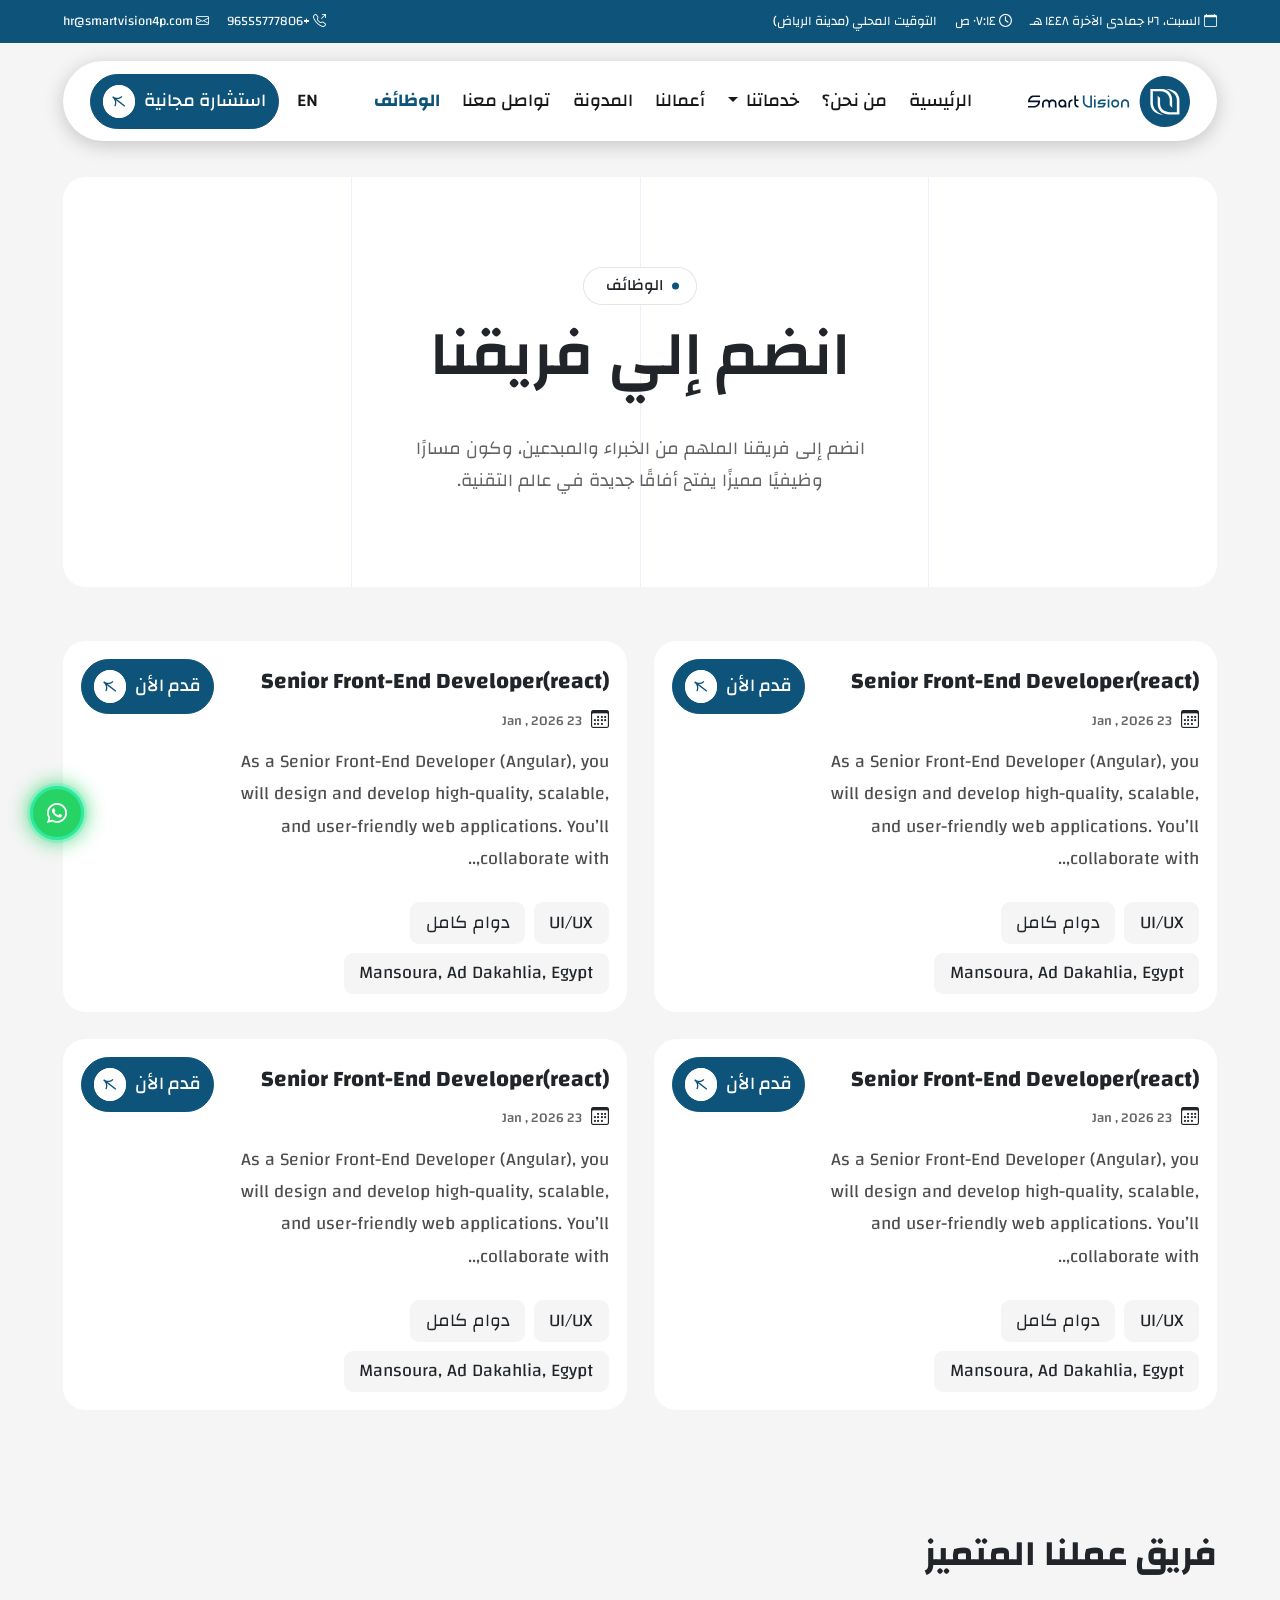
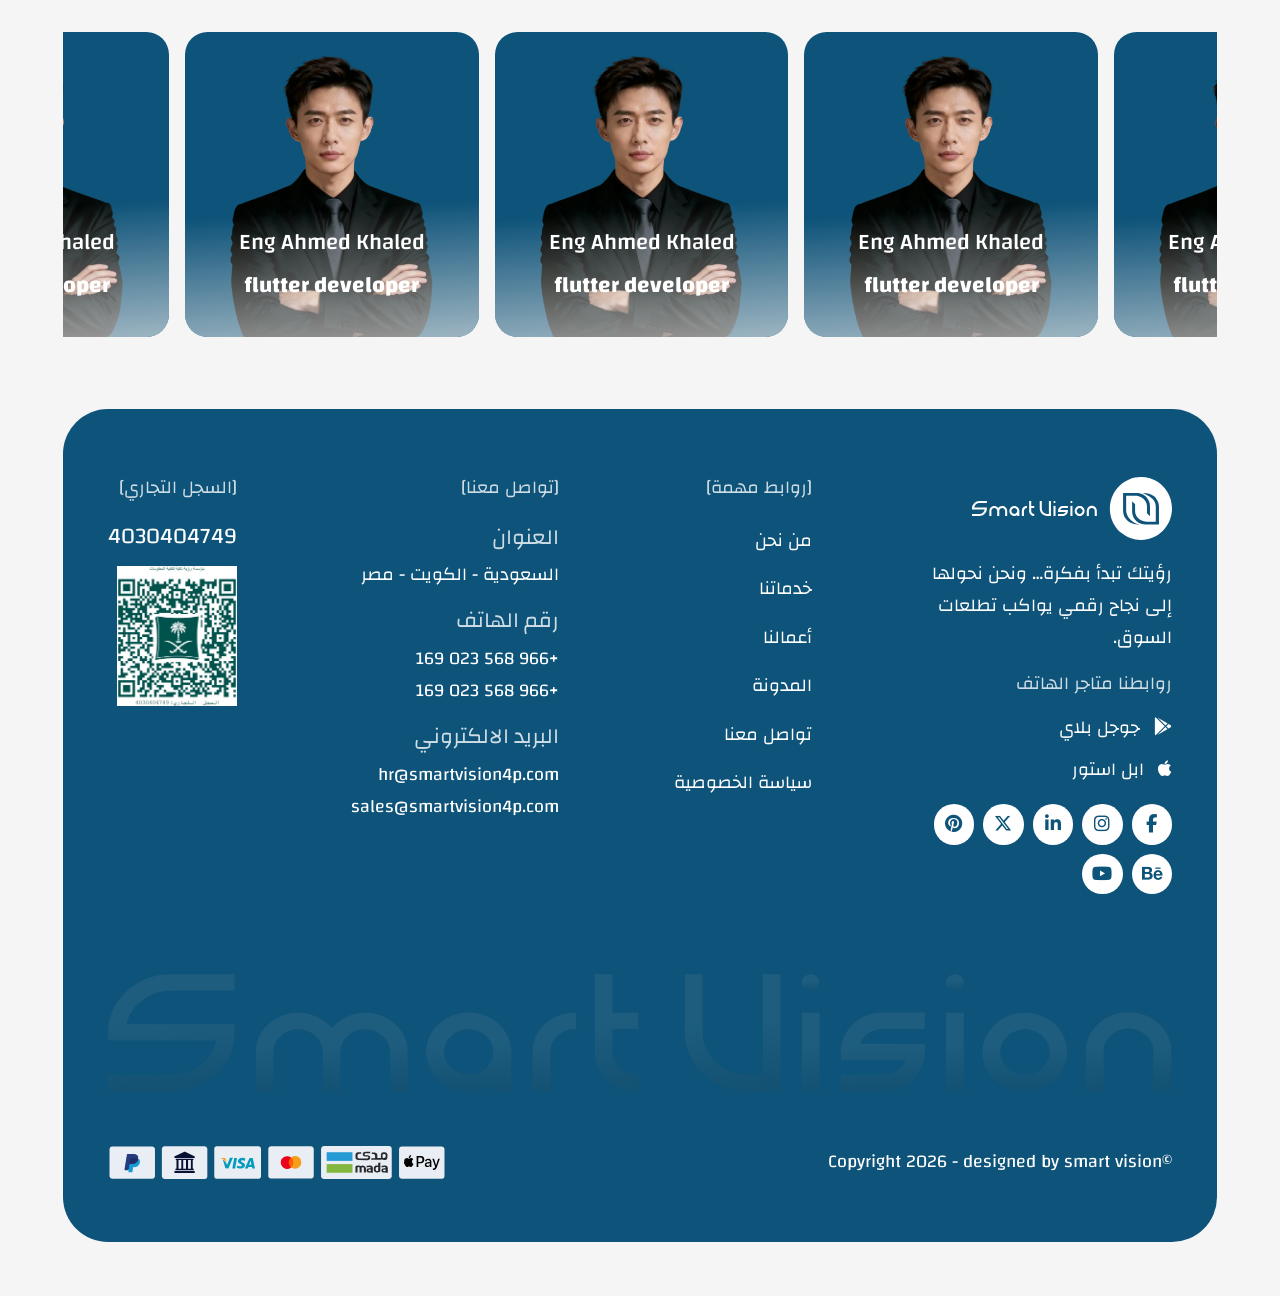
<file: jobs.html>
<!doctype html>
<html lang="ar" dir="rtl">
  <head>
    <meta charset="UTF-8" />
    <meta http-equiv="X-UA-Compatible" content="IE=edge" />
    <meta name="viewport" content="width=device-width, initial-scale=1.0" />
    <title>Smart Vision</title>
    <link rel="icon" href="images/fav_icon.svg" />

    <meta
      name="keywords"
      content="شركة تصميم مواقع إلكترونية, تصميم مواقع الإنترنت, تطوير المواقع الإلكترونية, تصميم مواقع متاجر إلكترونية, تطوير تطبيقات موبايل, تصميم مواقع احترافية, شركات برمجة المواقع, أفضل شركات تصميم المواقع, تصميم تطبيقات جوال, تصميم مواقع لشركات, حلول تصميم المواقع, تطوير واجهات المستخدم, تصميم مواقع وتسويق إلكتروني, برمجة تطبيقات الجوال, خدمات تطوير المواقع الإلكترونية, أفضل تصميم مواقع في الشرق الأوسط"
    />

    <meta
      name="description"
      content="شركة سعودية رائدة في تصميم وتطوير المواقع الإلكترونية والتطبيقات، نقدم حلولاً مبتكرة ومتطورة لعملائنا في مجال تصميم مواقع الإنترنت، تطوير التطبيقات، وتصميم المتاجر الإلكترونية. خدماتنا تركز على توفير أفضل التجارب الرقمية التي تواكب آخر التطورات في عالم التكنولوجيا."
    />

    <!-- Bootstrap  **== note: file needs to be changed according to the language ==**-->
    <link rel="stylesheet" href="css/bootstrap.rtl.min.css" />
    <!-- <link rel="stylesheet" href="css/bootstrap.min.css"> -->

    <!-- icons  -->
    <link
      rel="stylesheet"
      href="https://cdn.jsdelivr.net/npm/bootstrap-icons@1.13.1/font/bootstrap-icons.min.css"
    />
    <link
      rel="stylesheet"
      href="https://cdnjs.cloudflare.com/ajax/libs/font-awesome/6.7.1/css/all.min.css"
      integrity="sha512-5Hs3dF2AEPkpNAR7UiOHba+lRSJNeM2ECkwxUIxC1Q/FLycGTbNapWXB4tP889k5T5Ju8fs4b1P5z/iB4nMfSQ=="
      crossorigin="anonymous"
      referrerpolicy="no-referrer"
    />

    <!--  slider -->
    <link
      rel="stylesheet"
      href="https://cdn.jsdelivr.net/npm/swiper@11/swiper-bundle.min.css"
    />

    <link
      rel="stylesheet"
      href="https://cdnjs.cloudflare.com/ajax/libs/animate.css/4.1.1/animate.min.css"
      integrity="sha512-c42qTSw/wPZ3/5LBzD+Bw5f7bSF2oxou6wEb+I/lqeaKV5FDIfMvvRp772y4jcJLKuGUOpbJMdg/BTl50fJYAw=="
      crossorigin="anonymous"
      referrerpolicy="no-referrer"
    />

    <link rel="stylesheet" href="css/owl.carousel.min.css" />
    <link rel="stylesheet" href="css/owl.theme.default.min.css" />

    <!-- custom css file link  -->
    <link rel="stylesheet" href="css/style.css" />
  </head>

  <body>
    <!-- go to up -->
    <div class="scrollUp" id="scrollUp">
      <a href="#" aria-label="go to page up">
        <i class="fa-solid fa-chevron-up"></i>
      </a>
    </div>

    <!-- fixed whatsapp icon -->
    <div class="scrollUp whatsapp">
      <a
        href="https://api.whatsapp.com/send?phone=966568023169"
        target="_blank"
        aria-label="تواصل معنا عن الواتساب"
      >
        <i class="bi bi-whatsapp"></i>
      </a>
    </div>

    <!-- ramadan intro  -->
    <!-- <canvas id="canvas"></canvas> -->

    <!-- navbar -->
    <header>
      <!-- Top Navigation -->
      <div
        class="top-nav position-relative d-none d-md-block mb-3 wow animate__fadeInDown"
        data-wow-duration="1s"
      >
        <div
          class="container-fluid position-relative z-3 d-flex align-items-center justify-content-between text-white"
        >
          <div class="date-time">
            <div class="date">
              <i class="bi bi-calendar"></i>
              <time id="hijriDate"></time>
            </div>

            <div class="time">
              <i class="fa-regular fa-clock"></i>
              <time id="liveTime"></time>
            </div>

            <div class="zone">
              التوقيت المحلي
              <span>(مدينة الرياض)</span>
            </div>
          </div>
          <div class="contacts">
            <div class="phone">
              <a href="tel:+96555777806" aria-label="Call us at +96555777806">
                <i class="bi bi-telephone-outbound"></i>
                +96555777806
              </a>
            </div>
            <div class="email">
              <a
                href="mailto:hr@smartvision4p.com"
                aria-label="Send an email to hr@smartvision4p.com"
              >
                <i class="bi bi-envelope"></i>
                hr@smartvision4p.com
              </a>
            </div>
          </div>
        </div>
      </div>
      <!-- Navbar -->
      <nav
        id="mainNav"
        class="navbar navbar-expand-lg navbar-light top-0 wow animate__fadeInDown"
        data-wow-duration="1.5s"
        data-bs-theme="light"
      >
        <div class="container-fluid">
          <div class="navbar-wrapper">
            <button
              class="navbar-toggler"
              type="button"
              data-bs-toggle="collapse"
              data-bs-target="#navbarSupportedContent"
              aria-controls="navbarSupportedContent"
              aria-expanded="false"
              aria-label="Toggle navigation"
            >
              <span class="navbar-toggler-icon"></span>
            </button>
            <a class="navbar-brand m-0" href="index.html">
              <img src="images/logo.svg" alt="Smart Vision logo" />
            </a>
            <div
              class="collapse navbar-collapse justify-content-between align-items-center"
              id="navbarSupportedContent"
            >
              <ul class="navbar-nav mb-2 mb-lg-0">
                <li class="nav-item">
                  <a
                    class="nav-link"
                    aria-current="page"
                    aria-label="Go to home page"
                    href="index.html"
                  >
                    الرئيسية
                  </a>
                </li>
                <li class="nav-item">
                  <a
                    class="nav-link"
                    href="about.html"
                    aria-label="Learn more about us"
                  >
                    من نحن؟
                  </a>
                </li>
                <li class="nav-item">
                  <div class="dropdown">
                    <button
                      class="nav-link bg-transparent dropdown-toggle"
                      type="button"
                      data-bs-toggle="dropdown"
                      aria-expanded="false"
                    >
                      خدماتنا
                    </button>
                    <ul class="dropdown-menu">
                      <li>
                        <a class="dropdown-item" href="service-details.html"
                          >تصميم المواقع</a
                        >
                      </li>
                      <li>
                        <a class="dropdown-item" href="service-details.html"
                          >تصميم المتاجر الالكترونية</a
                        >
                      </li>
                      <li>
                        <a class="dropdown-item" href="service-details.html"
                          >برمجة تطبيقات الجوال</a
                        >
                      </li>
                      <li>
                        <a class="dropdown-item" href="service-details.html"
                          >أنشاء هوية تجارية</a
                        >
                      </li>
                      <li>
                        <a class="dropdown-item" href="service-details.html"
                          >التسويق من خلال محركات البحث</a
                        >
                      </li>
                      <li>
                        <a class="dropdown-item" href="service-details.html"
                          >فيديو الموشن جرافيك</a
                        >
                      </li>
                      <li>
                        <a class="dropdown-item" href="service-details.html"
                          >كتابة واضافة المحتوى</a
                        >
                      </li>
                      <li>
                        <a class="dropdown-item" href="service-details.html"
                          >دعم فني للمواقع الالكترونية</a
                        >
                      </li>
                    </ul>
                  </div>
                </li>
                <li class="nav-item">
                  <a
                    class="nav-link"
                    href="projects.html"
                    aria-label="View our projects"
                  >
                    أعمالنا
                  </a>
                </li>
                <li class="nav-item">
                  <a
                    class="nav-link"
                    href="blogs.html"
                    aria-label="Read our latest blogs"
                  >
                    المدونة
                  </a>
                </li>
                <li class="nav-item">
                  <a
                    class="nav-link"
                    href="contact.html"
                    aria-label="Contact us for inquiries"
                  >
                    تواصل معنا
                  </a>
                </li>
                <li class="nav-item">
                  <a
                    class="nav-link active"
                    href="jobs.html"
                    aria-label="Contact us for inquiries"
                  >
                    الوظائف
                  </a>
                </li>
              </ul>
              <ul class="Request-project d-flex align-items-center gap-2">
                <li class="nav-item">
                  <a
                    href="#"
                    class="nav-link main"
                    id="lang"
                    aria-label="Switch to English"
                  >
                    EN
                  </a>
                </li>
                <li class="separator d-none d-lg-flex align-items-center"></li>

                <li class="nav-item">
                  <a
                    class="nav-link"
                    href="request-project.html"
                    aria-label="Request your project"
                  >
                    <span class="main-btn">
                      <span> استشارة مجانية </span>

                      <img
                        src="images/icons/arrow.svg"
                        alt="arrow right icon"
                      />
                    </span>
                  </a>
                </li>
              </ul>
            </div>
          </div>
        </div>
      </nav>
    </header>

    <!-- breadcrumb Section -->
    <section class="breadcrumbs position-relative">
      <div class="container-fluid">
        <div class="breadcrumb-wrapper">
          <div class="overlay">
            <div class="ln"></div>
            <div class="ln"></div>
            <div class="ln"></div>
          </div>
          <div class="breadcrumb-cnt">
            <div class="title text-center mb-md-5 mb-4">
              <small
                class="secName mx-auto mb-4 wow animate__fadeInDown"
                data-wow-duration="1s"
              >
                الوظائف
              </small>
              <h2 class="secTitle wow animate__fadeInUp" data-wow-duration="1s">
                انضم إلي فريقنا
              </h2>
            </div>
            <div class="col-lg-7 col-md-11 text-center mx-auto">
              <p>
                انضم إلى فريقنا الملهم من الخبراء والمبدعين، وكون مسارًا وظيفيًا
                مميزًا يفتح أفاقًا جديدة في عالم التقنية.
              </p>
            </div>
          </div>
        </div>
      </div>
    </section>

    <!-- jobs -->
    <section class="jobs py-5">
      <div class="container-fluid">
        <!-- محتوى الوظيفه -->
        <div class="row row-cols-lg-2 row-cols-1 g-4">
          <!-- job 1 -->
          <div class="col">
            <div class="card h-100">
              <a
                href="job-details.html"
                class="link"
                aria-label="View details for job opportunity in software development"
              ></a>
              <div class="card-body">
                <div class="d-flex flex-column gap-3 flex-md-row">
                  <div class="job-content job-content">
                    <h3 class="job-title pt-2 fs-5 fw-bold">
                      Senior Front-End Developer(react)
                    </h3>
                    <div class="info d-flex align-items-center gap-2">
                      <i class="bi bi-calendar3"></i>
                      <small class="date">23 Jan , 2026</small>
                    </div>
                    <div class="job-desc cut-txt my-2">
                      <p>
                        As a Senior Front-End Developer (Angular), you will
                        design and develop high-quality, scalable, and
                        user-friendly web applications. You’ll collaborate
                        with,..
                      </p>
                    </div>
                    <div class="tags">
                      <span>UI/UX</span>
                      <span>دوام كامل</span>
                      <span>Mansoura, Ad Dakahlia, Egypt</span>
                    </div>
                  </div>
                  <div class="col-md-auto col-12">
                    <a
                      href="job-details.html"
                      class="main-btn w-100"
                      aria-label="View details for job opportunity in software development"
                    >
                      <span>قدم الأن</span>
                      <img
                        src="images/icons/arrow.svg"
                        alt="arrow right icon"
                      />
                    </a>
                  </div>
                </div>
              </div>
            </div>
          </div>
          <!-- job 2 -->
          <div class="col">
            <div class="card h-100">
              <a
                href="job-details.html"
                class="link"
                aria-label="View details for job opportunity in software development"
              ></a>
              <div class="card-body">
                <div class="d-flex flex-column gap-3 flex-md-row">
                  <div class="job-content job-content">
                    <h3 class="job-title pt-2 fs-5 fw-bold">
                      Senior Front-End Developer(react)
                    </h3>
                    <div class="info d-flex align-items-center gap-2">
                      <i class="bi bi-calendar3"></i>
                      <small class="date">23 Jan , 2026</small>
                    </div>
                    <div class="job-desc cut-txt my-2">
                      <p>
                        As a Senior Front-End Developer (Angular), you will
                        design and develop high-quality, scalable, and
                        user-friendly web applications. You’ll collaborate
                        with,..
                      </p>
                    </div>
                    <div class="tags">
                      <span>UI/UX</span>
                      <span>دوام كامل</span>
                      <span>Mansoura, Ad Dakahlia, Egypt</span>
                    </div>
                  </div>
                  <div class="col-md-auto col-12">
                    <a
                      href="job-details.html"
                      class="main-btn w-100"
                      aria-label="View details for job opportunity in software development"
                    >
                      <span>قدم الأن</span>
                      <img
                        src="images/icons/arrow.svg"
                        alt="arrow right icon"
                      />
                    </a>
                  </div>
                </div>
              </div>
            </div>
          </div>
          <!-- job 3 -->
          <div class="col">
            <div class="card h-100">
              <a
                href="job-details.html"
                class="link"
                aria-label="View details for job opportunity in software development"
              ></a>
              <div class="card-body">
                <div class="d-flex flex-column gap-3 flex-md-row">
                  <div class="job-content job-content">
                    <h3 class="job-title pt-2 fs-5 fw-bold">
                      Senior Front-End Developer(react)
                    </h3>
                    <div class="info d-flex align-items-center gap-2">
                      <i class="bi bi-calendar3"></i>
                      <small class="date">23 Jan , 2026</small>
                    </div>
                    <div class="job-desc cut-txt my-2">
                      <p>
                        As a Senior Front-End Developer (Angular), you will
                        design and develop high-quality, scalable, and
                        user-friendly web applications. You’ll collaborate
                        with,..
                      </p>
                    </div>
                    <div class="tags">
                      <span>UI/UX</span>
                      <span>دوام كامل</span>
                      <span>Mansoura, Ad Dakahlia, Egypt</span>
                    </div>
                  </div>
                  <div class="col-md-auto col-12">
                    <a
                      href="job-details.html"
                      class="main-btn w-100"
                      aria-label="View details for job opportunity in software development"
                    >
                      <span>قدم الأن</span>
                      <img
                        src="images/icons/arrow.svg"
                        alt="arrow right icon"
                      />
                    </a>
                  </div>
                </div>
              </div>
            </div>
          </div>
          <!-- job 4 -->
          <div class="col">
            <div class="card h-100">
              <a
                href="job-details.html"
                class="link"
                aria-label="View details for job opportunity in software development"
              ></a>
              <div class="card-body">
                <div class="d-flex flex-column gap-3 flex-md-row">
                  <div class="job-content job-content">
                    <h3 class="job-title pt-2 fs-5 fw-bold">
                      Senior Front-End Developer(react)
                    </h3>
                    <div class="info d-flex align-items-center gap-2">
                      <i class="bi bi-calendar3"></i>
                      <small class="date">23 Jan , 2026</small>
                    </div>
                    <div class="job-desc cut-txt my-2">
                      <p>
                        As a Senior Front-End Developer (Angular), you will
                        design and develop high-quality, scalable, and
                        user-friendly web applications. You’ll collaborate
                        with,..
                      </p>
                    </div>
                    <div class="tags">
                      <span>UI/UX</span>
                      <span>دوام كامل</span>
                      <span>Mansoura, Ad Dakahlia, Egypt</span>
                    </div>
                  </div>
                  <div class="col-md-auto col-12">
                    <a
                      href="job-details.html"
                      class="main-btn w-100"
                      aria-label="View details for job opportunity in software development"
                    >
                      <span>قدم الأن</span>
                      <img
                        src="images/icons/arrow.svg"
                        alt="arrow right icon"
                      />
                    </a>
                  </div>
                </div>
              </div>
            </div>
          </div>
        </div>
      </div>
    </section>

    <!-- TEAM -->
    <section class="our_team py-5 mb-3">
      <div class="container-fluid">
        <div class="title mb-5">
          <h2 class="secTitle wow animate__fadeInUp" data-wow-duration="1s">
            فريق عملنا المتميز
          </h2>
        </div>
        <div class="owl-carousel">
          <div class="card">
            <div class="card-img-top">
              <img src="images/team.png" loading="lazy" alt="" />
            </div>
            <div class="card-body">
              <h3 class="card-title fs-5">Eng Ahmed Khaled</h3>
              <p class="fw-bold fs-5">flutter developer</p>
            </div>
          </div>
          <div class="card">
            <div class="card-img-top">
              <img src="images/team.png" loading="lazy" alt="" />
            </div>
            <div class="card-body">
              <h3 class="card-title fs-5">Eng Ahmed Khaled</h3>
              <p class="fw-bold fs-5">flutter developer</p>
            </div>
          </div>
          <div class="card">
            <div class="card-img-top">
              <img src="images/team.png" loading="lazy" alt="" />
            </div>
            <div class="card-body">
              <h3 class="card-title fs-5">Eng Ahmed Khaled</h3>
              <p class="fw-bold fs-5">flutter developer</p>
            </div>
          </div>
          <div class="card">
            <div class="card-img-top">
              <img src="images/team.png" loading="lazy" alt="" />
            </div>
            <div class="card-body">
              <h3 class="card-title fs-5">Eng Ahmed Khaled</h3>
              <p class="fw-bold fs-5">flutter developer</p>
            </div>
          </div>
          <div class="card">
            <div class="card-img-top">
              <img src="images/team.png" loading="lazy" alt="" />
            </div>
            <div class="card-body">
              <h3 class="card-title fs-5">Eng Ahmed Khaled</h3>
              <p class="fw-bold fs-5">flutter developer</p>
            </div>
          </div>
        </div>
      </div>
    </section>

    <!-- footer -->
    <footer>
      <div class="container-fluid">
        <div class="footer-wrapper wow animate__fadeIn" data-wow-duration="3s">
          <!-- القسم العلوي من الفوتر -->
          <div class="main-footer">
            <div class="row gy-4 justify-content-between">
              <!-- شعار الشركة ومعلومات عامة -->
              <div class="col-lg-3">
                <div class="logo">
                  <a href="index.html" aria-label="Go to home page">
                    <img
                      class="footer-brand"
                      src="images/logo.svg"
                      alt="Smart Vision logo"
                    />
                  </a>
                  <p class="my-3">
                    رؤيتك تبدأ بفكرة… ونحن نحولها إلى نجاح رقمي يواكب تطلعات
                    السوق.
                  </p>
                  <div>
                    <h5 class="footer-heading my-md-3">روابطنا متاجر الهاتف</h5>
                    <ul class="apps-icons my-3 d-flex flex-column gap-2">
                      <li>
                        <a
                          href="https://play.google.com/store/apps/dev?id=8697678374869740936"
                          target="_blank"
                          aria-label="Google Play"
                        >
                          <i class="fa-brands fa-google-play me-2"></i>
                          <span>جوجل بلاي</span>
                        </a>
                      </li>
                      <li>
                        <a
                          href="https://apps.apple.com/eg/developer/amir-nageh/id1497851425"
                          target="_blank"
                          aria-label="Apple Store"
                        >
                          <i class="fa-brands fa-apple me-2"></i>
                          <span>ابل استور</span>
                        </a>
                      </li>
                    </ul>
                  </div>
                  <nav aria-label="Social Media Links">
                    <ul class="social-icons">
                      <li>
                        <a
                          href="https://www.facebook.com/smartvision4p.eg"
                          target="_blank"
                          aria-label="Visit our Facebook page"
                        >
                          <i class="fa-brands fa-facebook-f"></i>
                        </a>
                      </li>
                      <li>
                        <a
                          href="https://www.instagram.com/smartvision.group"
                          target="_blank"
                          aria-label="Visit our Instagram page"
                        >
                          <i class="fa-brands fa-instagram"></i>
                        </a>
                      </li>
                      <li>
                        <a
                          href="https://www.linkedin.com/in/smartvision4p-%D8%B4%D8%B1%D9%83%D8%A9-%D8%A8%D8%B1%D9%85%D8%AC%D8%A9-a4627720a/"
                          target="_blank"
                          aria-label="Visit our LinkedIn page"
                        >
                          <i class="fa-brands fa-linkedin-in"></i>
                        </a>
                      </li>
                      <li>
                        <a
                          href="https://x.com/SmartVision4p"
                          target="_blank"
                          aria-label="Visit our X Twitter page"
                        >
                          <i class="fa-brands fa-x-twitter"></i>
                        </a>
                      </li>
                      <li>
                        <a
                          href="https://www.pinterest.com/smartvision860/_created/"
                          target="_blank"
                          aria-label="Visit our pinterest page"
                        >
                          <i class="fa-brands fa-pinterest"></i>
                        </a>
                      </li>
                      <li>
                        <a
                          href="https://www.behance.net/SmArtVision44p"
                          target="_blank"
                          aria-label="Visit our behance page"
                        >
                          <i class="fa-brands fa-behance"></i>
                        </a>
                      </li>
                      <li>
                        <a
                          href="https://www.youtube.com/@smartvision4p"
                          target="_blank"
                          aria-label="Visit our youtube chanel"
                        >
                          <i class="fa-brands fa-youtube"></i>
                        </a>
                      </li>
                    </ul>
                  </nav>
                </div>
              </div>

              <div class="col-12 col-md-4 col-lg-auto">
                <h4 class="footer-heading footer-pages-title">[روابط مهمة]</h4>
                <nav aria-label="Site Pages">
                  <ul>
                    <li>
                      <a href="about.html" aria-label="Learn more about us"
                        >من نحن</a
                      >
                    </li>
                    <li>
                      <a href="services.html" aria-label="Explore our services"
                        >خدماتنا</a
                      >
                    </li>
                    <li>
                      <a href="projects.html" aria-label="View our projects"
                        >أعمالنا</a
                      >
                    </li>
                    <li>
                      <a href="blogs.html" aria-label="Read our latest blogs"
                        >المدونة</a
                      >
                    </li>
                    <li>
                      <a
                        href="contact.html"
                        aria-label="Contact us for inquiries"
                        >تواصل معنا</a
                      >
                    </li>
                    <li>
                      <a
                        href="terms.html"
                        aria-label="View terms and conditions"
                        >سياسة الخصوصية</a
                      >
                    </li>
                  </ul>
                </nav>
              </div>
              <div class="col-12 col-md-4 col-lg-auto">
                <div class="d-flex gap-3 d-md-block">
                  <div>
                    <h4 class="footer-heading footer-contact-title">
                      [تواصل معنا]
                    </h4>
                    <nav aria-label="Contact Information">
                      <ul>
                        <li>
                          <h5>العنوان</h5>
                          <p>السعودية - الكويت - مصر</p>
                        </li>
                        <li>
                          <h5>رقم الهاتف</h5>
                          <a
                            href="tel:+966568023169"
                            aria-label="Call us at +966 568 023 169"
                          >
                            +966 568 023 169
                          </a>
                          <a
                            href="tel:+966568023169"
                            aria-label="Call us at +966 568 023 169"
                          >
                            +966 568 023 169
                          </a>
                        </li>
                        <li>
                          <h5>البريد الالكتروني</h5>
                          <a
                            href="mailto:hr@smartvision4p.com"
                            aria-label="Send an email to hr@smartvision4p.com"
                          >
                            hr@smartvision4p.com
                          </a>
                          <a
                            href="mailto:sales@smartvision4p.com"
                            aria-label="Send an email to sales@smartvision4p.com"
                          >
                            sales@smartvision4p.com
                          </a>
                        </li>
                      </ul>
                    </nav>
                  </div>
                </div>
              </div>
              <div class="col-12 col-md-4 col-lg-auto">
                <h4 class="footer-heading footer-links-title">
                  [السجل التجاري]
                </h4>
                <p class="cer_num">4030404749</p>
                <div class="approved d-flex align-items-center gap-3">
                  <img src="images/cer.png" alt="السجل التجاري" />
                </div>
              </div>
            </div>
          </div>

          <!-- القسم السفلي من الفوتر -->
          <div class="sub-footer py-3">
            <div
              class="d-flex flex-column-reverse flex-md-row gap-3 align-items-center justify-content-center justify-content-md-between"
            >
              <p>©Copyright 2026 - designed by smart vision </p>
              <div class="payment-images">
                <img
                  src="images/footer-card.svg"
                  alt="Available payment methods include PayPal, Mada, Mastercard, Visa, Apple Pay, and bank transfer"
                />
              </div>
            </div>
          </div>
        </div>
      </div>
    </footer>

    <!-- jquery script -->
    <script src="js/jquery-3.6.0.min.js"></script>

    <!-- bootstrap script -->
    <script src="js/bootstrap.bundle.min.js"></script>

    <!-- slider -->
    <script src="https://cdn.jsdelivr.net/npm/swiper@11/swiper-bundle.min.js"></script>
    <script src="js/owl.carousel.min.js"></script>

    <!-- WOW -->
    <script src="js/wow.min.js"></script>

    <!-- custom js file link  -->
    <script src="js/script.js"></script>
  </body>
</html>
</file>
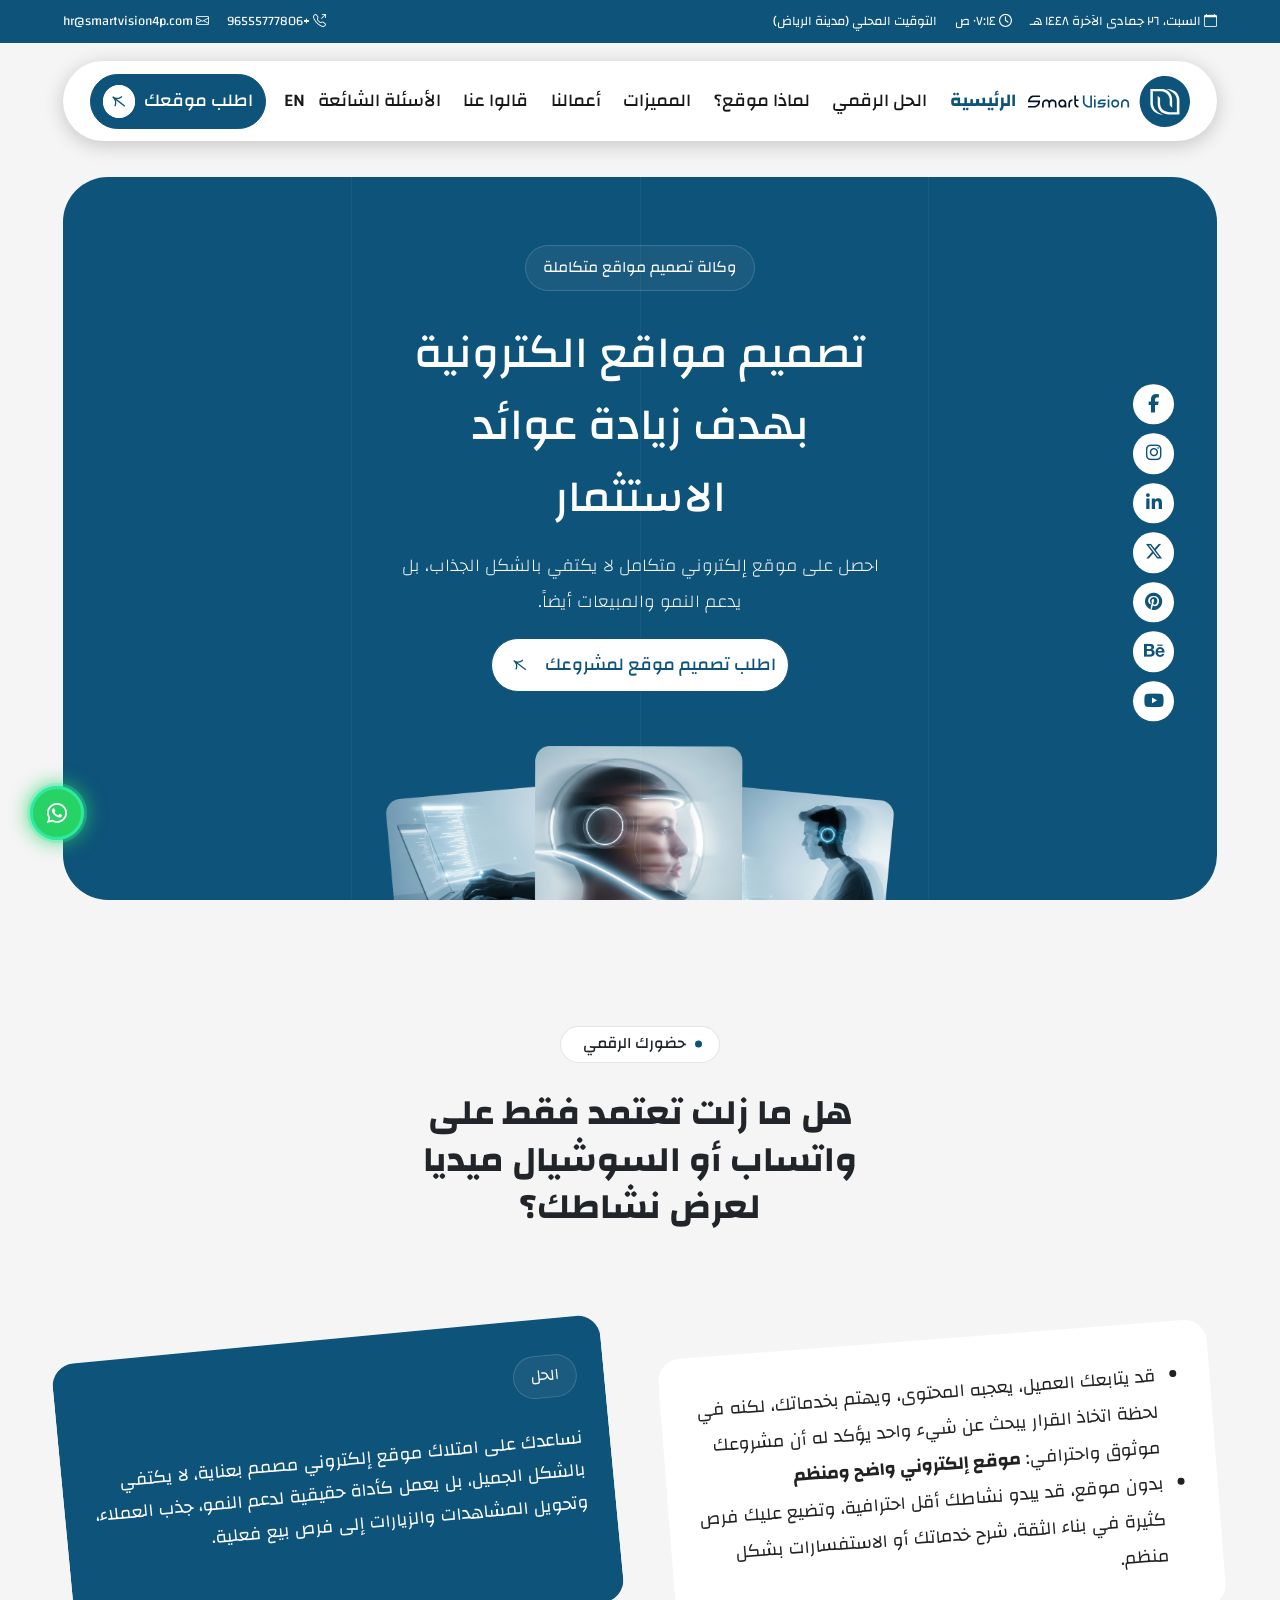
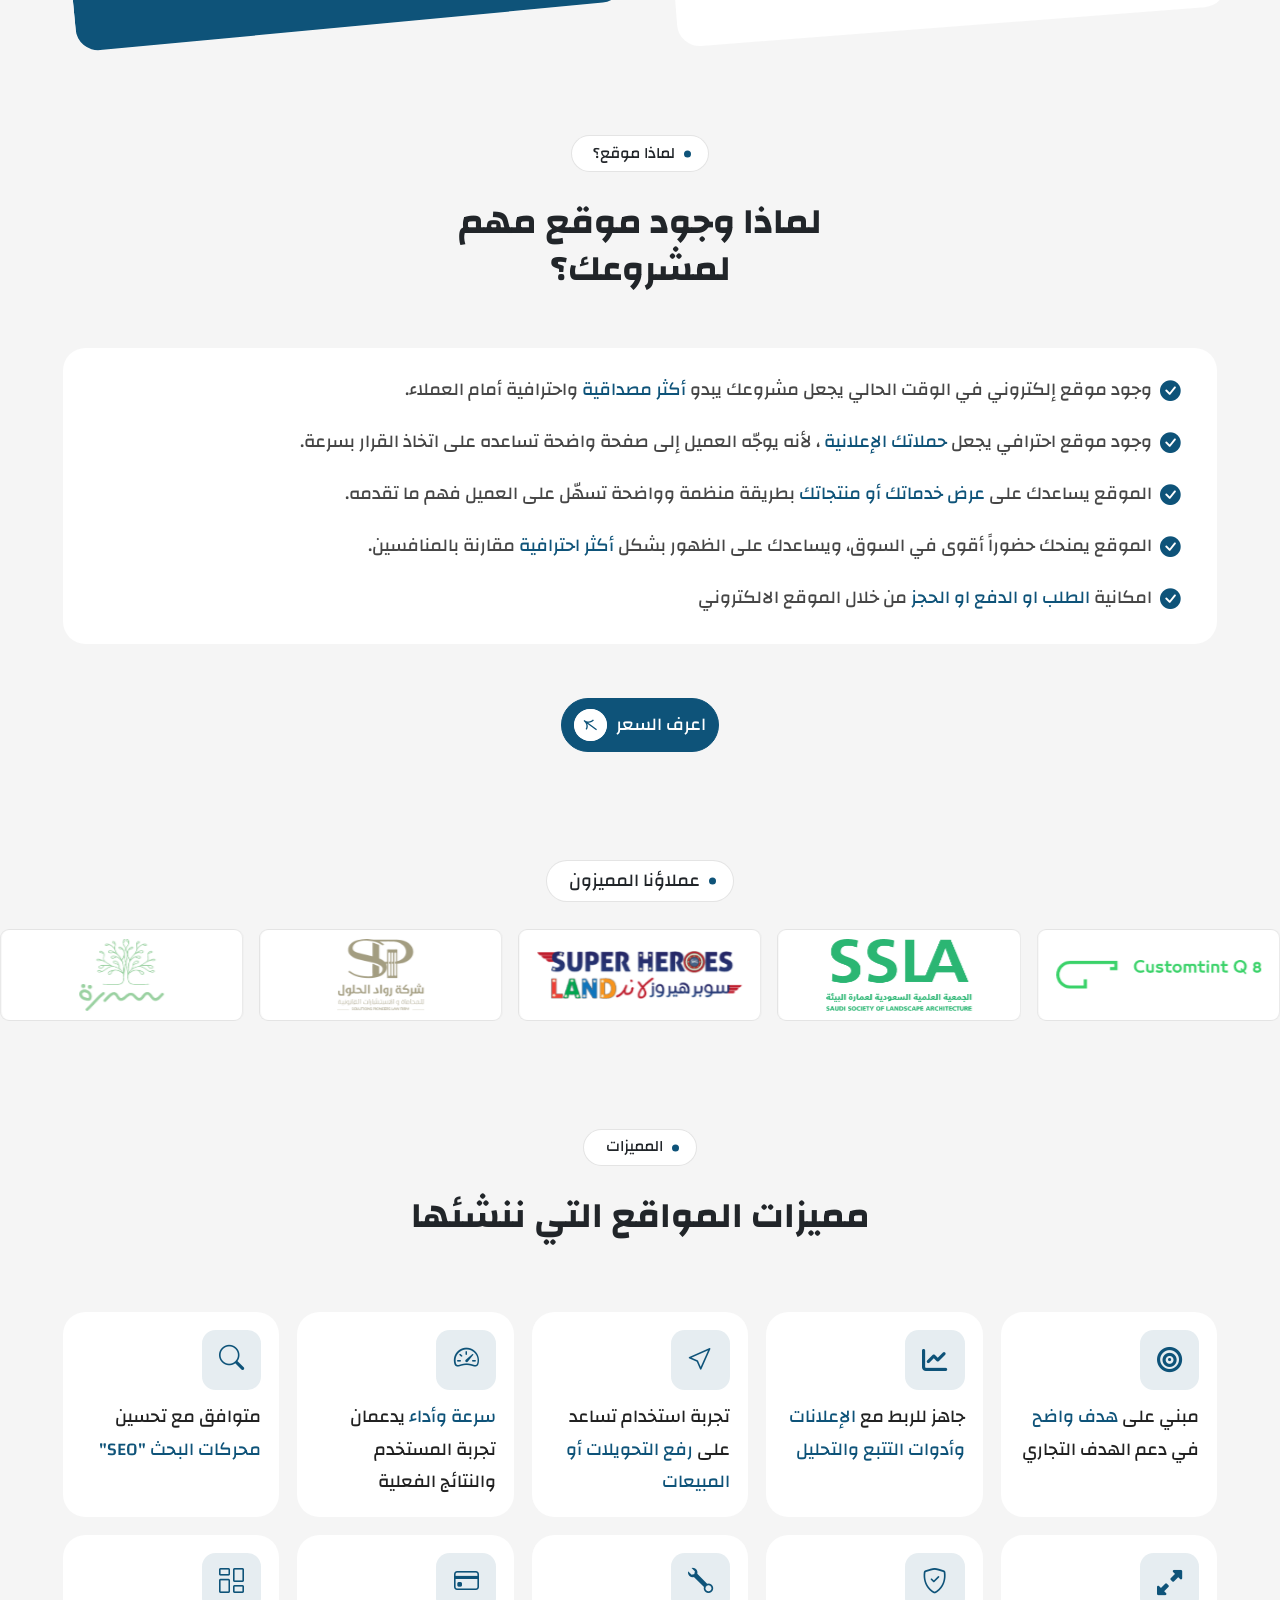
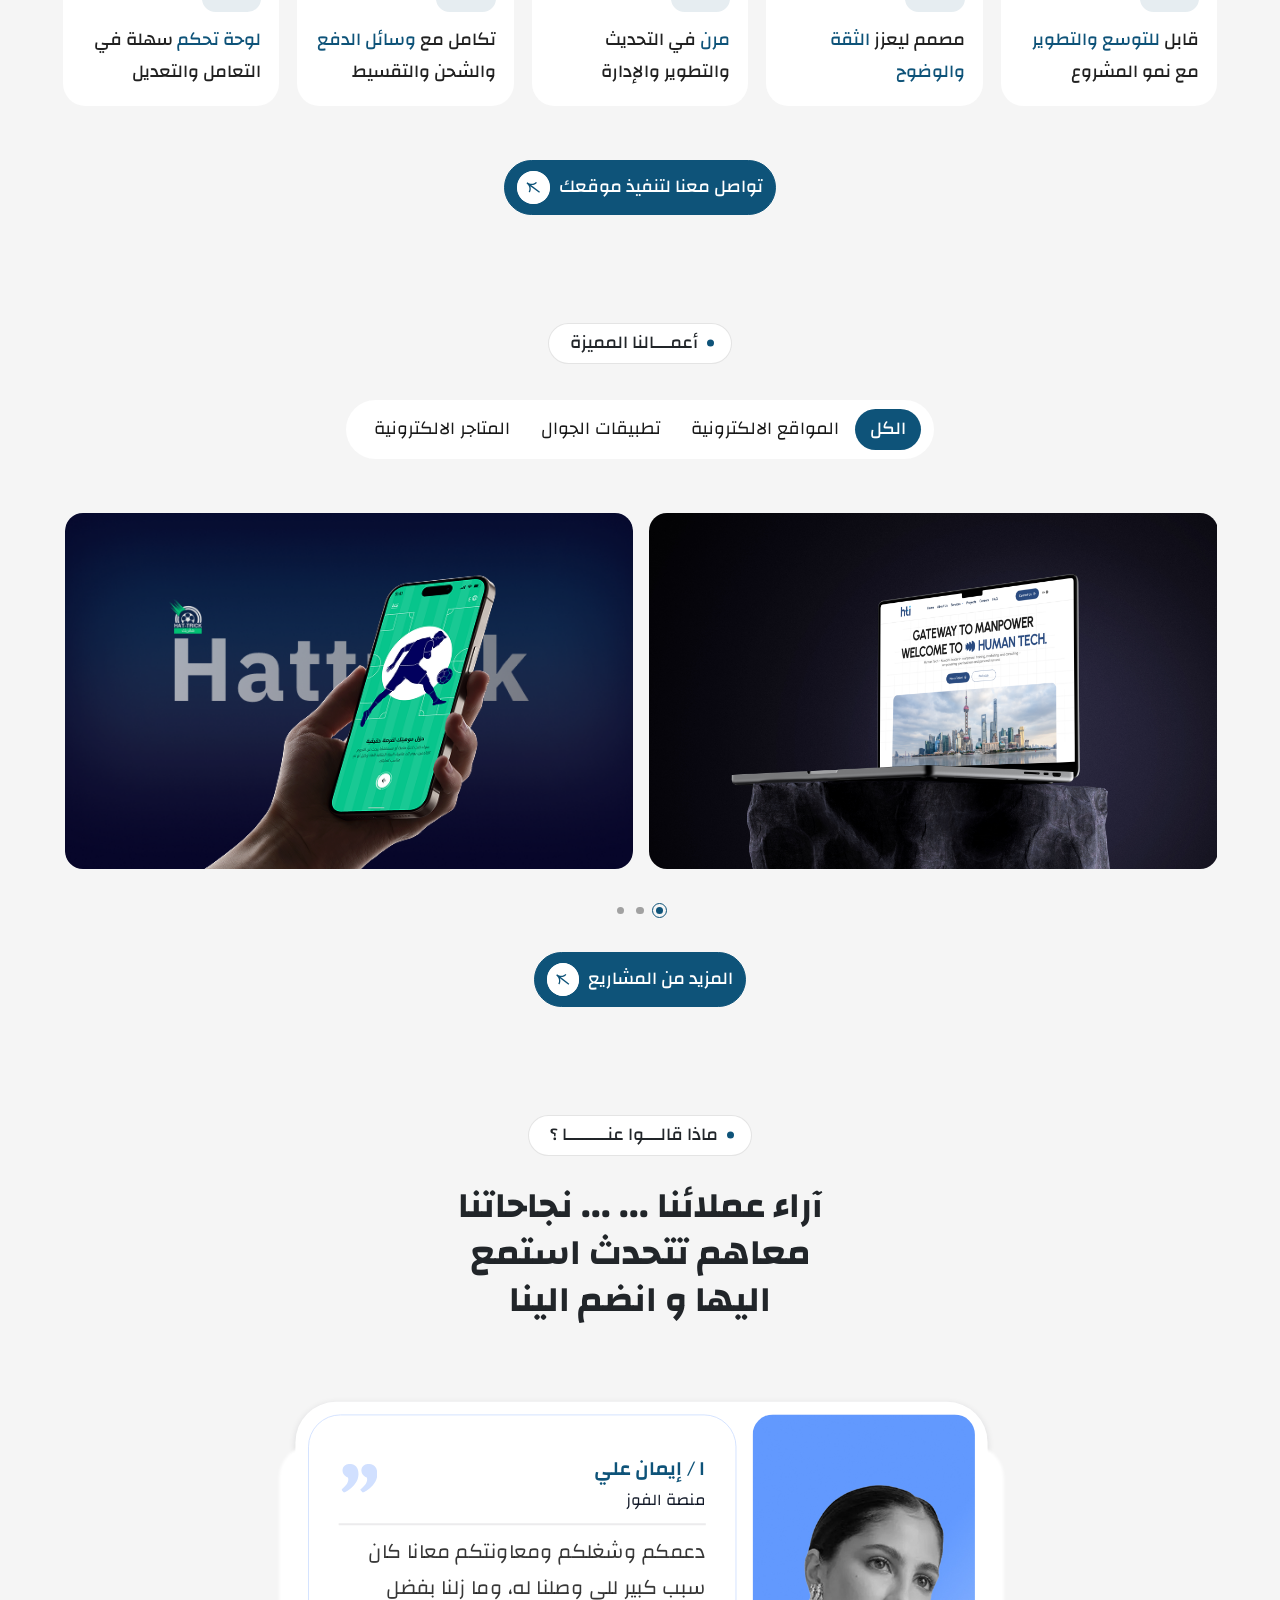
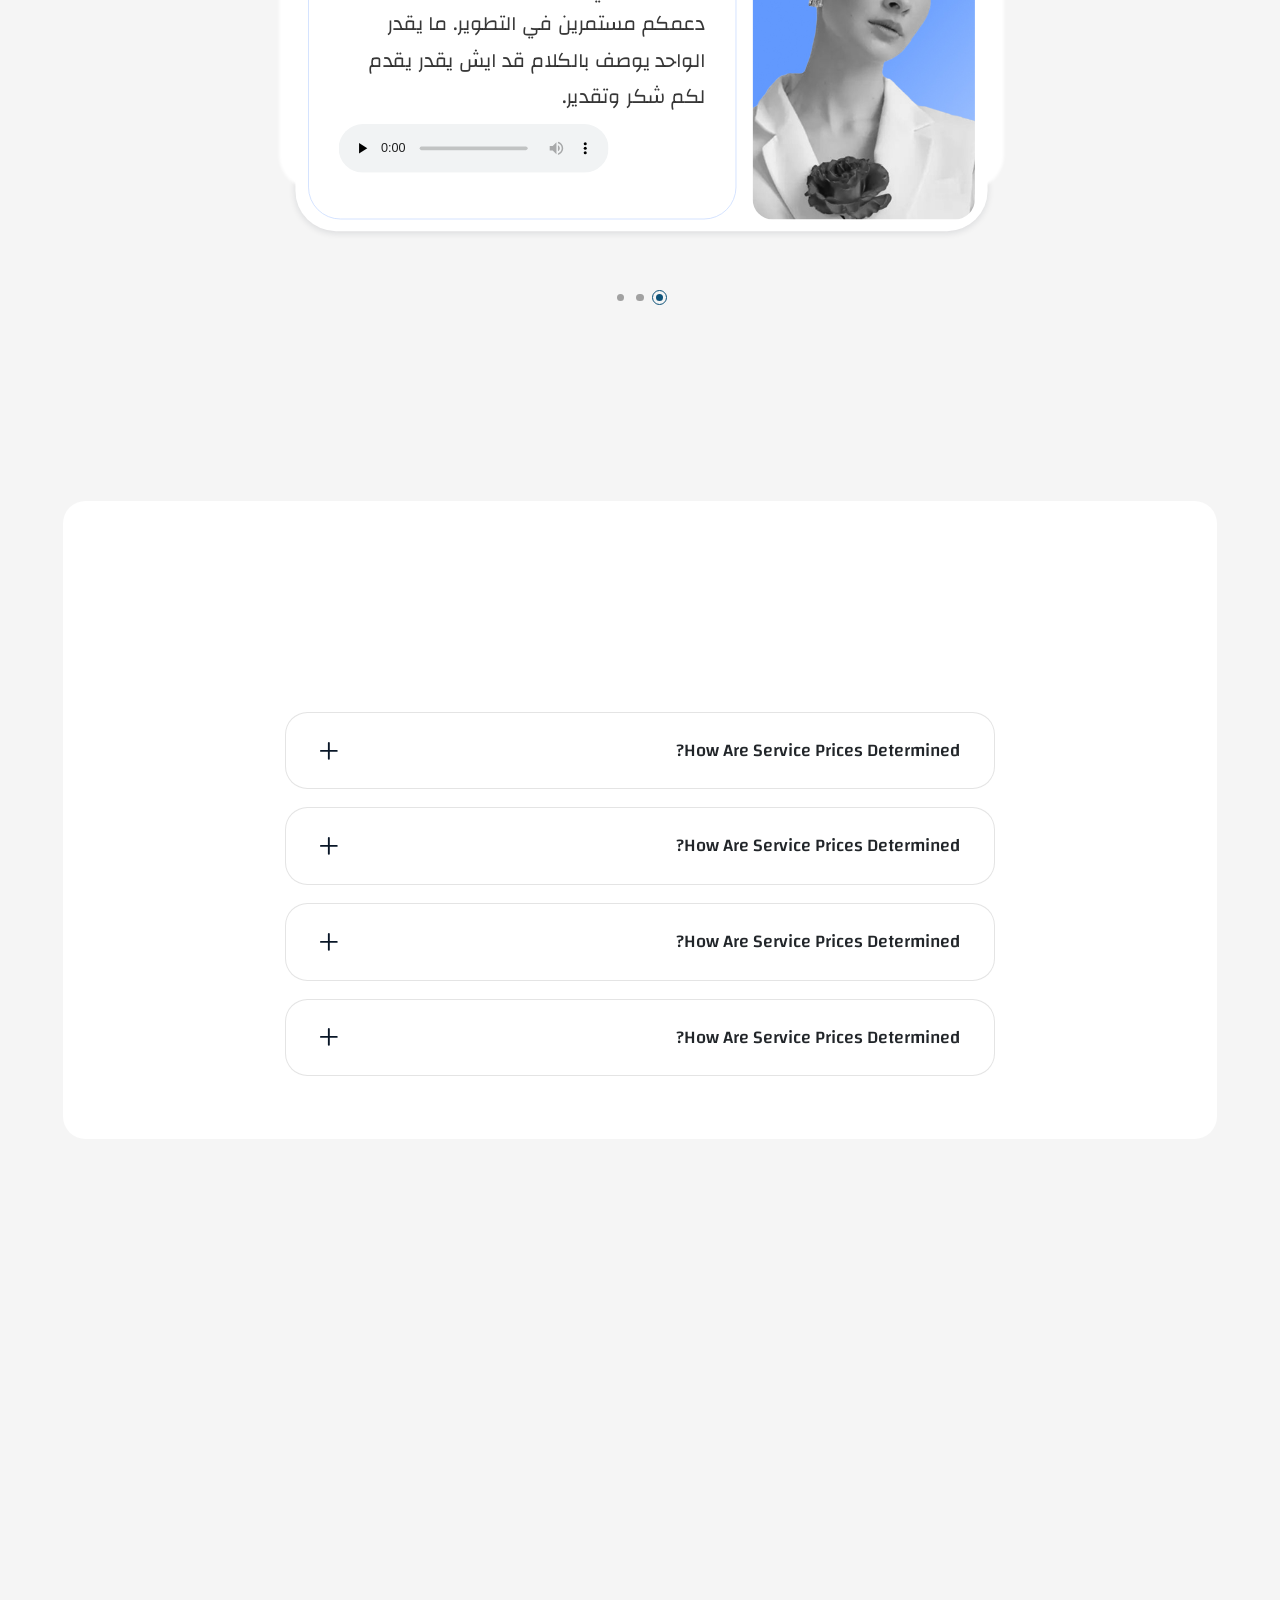
<file: land.html>
<!doctype html>
<html lang="ar" dir="rtl">
  <head>
    <meta charset="UTF-8" />
    <meta http-equiv="X-UA-Compatible" content="IE=edge" />
    <meta name="viewport" content="width=device-width, initial-scale=1.0" />
    <title>Smart Vision</title>
    <link rel="icon" href="images/fav_icon.svg" />

    <meta
      name="keywords"
      content="شركة تصميم مواقع إلكترونية, تصميم مواقع الإنترنت, تطوير المواقع الإلكترونية, تصميم مواقع متاجر إلكترونية, تطوير تطبيقات موبايل, تصميم مواقع احترافية, شركات برمجة المواقع, أفضل شركات تصميم المواقع, تصميم تطبيقات جوال, تصميم مواقع لشركات, حلول تصميم المواقع, تطوير واجهات المستخدم, تصميم مواقع وتسويق إلكتروني, برمجة تطبيقات الجوال, خدمات تطوير المواقع الإلكترونية, أفضل تصميم مواقع في الشرق الأوسط"
    />

    <meta
      name="description"
      content="شركة سعودية رائدة في تصميم وتطوير المواقع الإلكترونية والتطبيقات، نقدم حلولاً مبتكرة ومتطورة لعملائنا في مجال تصميم مواقع الإنترنت، تطوير التطبيقات، وتصميم المتاجر الإلكترونية. خدماتنا تركز على توفير أفضل التجارب الرقمية التي تواكب آخر التطورات في عالم التكنولوجيا."
    />

    <!-- Bootstrap  **== note: file needs to be changed according to the language ==**-->
    <link rel="stylesheet" href="css/bootstrap.rtl.min.css" />
    <!-- <link rel="stylesheet" href="css/bootstrap.min.css"> -->

    <!-- icons  -->
    <link
      rel="stylesheet"
      href="https://cdn.jsdelivr.net/npm/bootstrap-icons@1.13.1/font/bootstrap-icons.min.css"
    />
    <link
      rel="stylesheet"
      href="https://cdnjs.cloudflare.com/ajax/libs/font-awesome/6.7.1/css/all.min.css"
      integrity="sha512-5Hs3dF2AEPkpNAR7UiOHba+lRSJNeM2ECkwxUIxC1Q/FLycGTbNapWXB4tP889k5T5Ju8fs4b1P5z/iB4nMfSQ=="
      crossorigin="anonymous"
      referrerpolicy="no-referrer"
    />

    <!--  slider -->
    <link
      rel="stylesheet"
      href="https://cdn.jsdelivr.net/npm/swiper@11/swiper-bundle.min.css"
    />

    <link
      rel="stylesheet"
      href="https://cdnjs.cloudflare.com/ajax/libs/animate.css/4.1.1/animate.min.css"
      integrity="sha512-c42qTSw/wPZ3/5LBzD+Bw5f7bSF2oxou6wEb+I/lqeaKV5FDIfMvvRp772y4jcJLKuGUOpbJMdg/BTl50fJYAw=="
      crossorigin="anonymous"
      referrerpolicy="no-referrer"
    />

    <link rel="stylesheet" href="css/owl.carousel.min.css" />
    <link rel="stylesheet" href="css/owl.theme.default.min.css" />

    <!-- custom css file link  -->
    <link rel="stylesheet" href="css/style.css" />
  </head>

  <body>
    <!-- go to up -->
    <div class="scrollUp" id="scrollUp">
      <a href="#" aria-label="go to page up">
        <i class="fa-solid fa-chevron-up"></i>
      </a>
    </div>

    <!-- fixed whatsapp icon -->
    <div class="scrollUp whatsapp">
      <a
        href="https://api.whatsapp.com/send?phone=966568023169"
        target="_blank"
        aria-label="تواصل معنا عن الواتساب"
      >
        <i class="bi bi-whatsapp"></i>
      </a>
    </div>

    <!-- navbar -->
    <header>
      <!-- Top Navigation -->
      <div
        class="top-nav position-relative d-none d-md-block mb-3 wow animate__fadeInDown"
        data-wow-duration="1s"
      >
        <div
          class="container-fluid position-relative z-3 d-flex align-items-center justify-content-between text-white"
        >
          <div class="date-time">
            <div class="date">
              <i class="bi bi-calendar"></i>
              <time id="hijriDate"></time>
            </div>

            <div class="time">
              <i class="fa-regular fa-clock"></i>
              <time id="liveTime"></time>
            </div>

            <div class="zone">
              التوقيت المحلي
              <span>(مدينة الرياض)</span>
            </div>
          </div>
          <div class="contacts">
            <div class="phone">
              <a href="tel:+96555777806" aria-label="Call us at +96555777806">
                <i class="bi bi-telephone-outbound"></i>
                +96555777806
              </a>
            </div>
            <div class="email">
              <a
                href="mailto:hr@smartvision4p.com"
                aria-label="Send an email to hr@smartvision4p.com"
              >
                <i class="bi bi-envelope"></i>
                hr@smartvision4p.com
              </a>
            </div>
          </div>
        </div>
      </div>
      <!-- Navbar -->
      <nav
        id="mainNav"
        class="navbar navbar-expand-lg navbar-light top-0 wow animate__fadeInDown"
        data-wow-duration="1.5s"
        data-bs-theme="light"
      >
        <div class="container-fluid">
          <div class="navbar-wrapper">
            <button
              class="navbar-toggler"
              type="button"
              data-bs-toggle="collapse"
              data-bs-target="#navbarSupportedContent"
              aria-controls="navbarSupportedContent"
              aria-expanded="false"
              aria-label="Toggle navigation"
            >
              <span class="navbar-toggler-icon"></span>
            </button>
            <a class="navbar-brand m-0" href="index.html">
              <img src="images/logo.svg" alt="Smart Vision logo" />
            </a>
            <div
              class="collapse navbar-collapse justify-content-between align-items-center"
              id="navbarSupportedContent"
            >
              <ul class="navbar-nav mb-2 mb-lg-0">
                <li class="nav-item">
                  <a
                    class="nav-link active"
                    aria-current="page"
                    aria-label="Go to the home section of the page"
                    href="#heroSec"
                  >
                    الرئيسية
                  </a>
                </li>
                <li class="nav-item">
                  <a
                    class="nav-link"
                    href="#solution"
                    aria-label="Learn about our digital solutions for your business"
                  >
                    الحل الرقمي
                  </a>
                </li>
                <li class="nav-item">
                  <a
                    class="nav-link"
                    href="#whyWebsite"
                    aria-label="Learn why having a website is important for your business"
                  >
                    لماذا موقع؟
                  </a>
                </li>
                <li class="nav-item">
                  <a
                    class="nav-link"
                    href="#features"
                    aria-label="Learn about the features of our services"
                  >
                    المميزات
                  </a>
                </li>
                <li class="nav-item">
                  <a
                    class="nav-link"
                    href="#projects"
                    aria-label="View our portfolio of work"
                  >
                    أعمالنا
                  </a>
                </li>
                <li class="nav-item">
                  <a
                    class="nav-link"
                    href="#testimonials"
                    aria-label="Read testimonials from our clients"
                  >
                    قالوا عنا
                  </a>
                </li>
                <li class="nav-item">
                  <a
                    class="nav-link"
                    href="#FQA"
                    aria-label="Read our frequently asked questions"
                  >
                    الأسئلة الشائعة
                  </a>
                </li>
              </ul>
              <ul class="Request-project d-flex align-items-center gap-2">
                <li class="nav-item">
                  <a
                    href="#"
                    class="nav-link main"
                    id="lang"
                    aria-label="Switch to English"
                  >
                    EN
                  </a>
                </li>
                <li class="separator d-none d-lg-flex align-items-center"></li>

                <li class="nav-item">
                  <a
                    class="nav-link"
                    href="request-project.html"
                    aria-label="Request a project from us and get a free consultation"
                  >
                    <span class="main-btn">
                      <span> اطلب موقعك </span>

                      <img
                        src="images/icons/arrow.svg"
                        alt="arrow right icon"
                      />
                    </span>
                  </a>
                </li>
              </ul>
            </div>
          </div>
        </div>
      </nav>
    </header>

    <!-- Hero Section -->
    <section class="heroSec" role="banner" id="heroSec">
      <div class="container-fluid">
        <div class="heroWrapper wow animate__fadeIn" data-wow-duration="3s">
          <div class="overlay">
            <div class="ln"></div>
            <div class="ln"></div>
            <div class="ln"></div>
          </div>

          <!-- الروابط الاجتماعية -->
          <nav aria-label="Social Media Links">
            <ul class="social-icons">
              <li>
                <a
                  href="https://www.facebook.com/smartvision4p.eg"
                  target="_blank"
                  aria-label="Visit our Facebook page"
                >
                  <i class="fa-brands fa-facebook-f"></i>
                </a>
              </li>
              <li>
                <a
                  href="https://www.instagram.com/smartvision.group"
                  target="_blank"
                  aria-label="Visit our Instagram page"
                >
                  <i class="fa-brands fa-instagram"></i>
                </a>
              </li>
              <li>
                <a
                  href="https://www.linkedin.com/in/smartvision4p-%D8%B4%D8%B1%D9%83%D8%A9-%D8%A8%D8%B1%D9%85%D8%AC%D8%A9-a4627720a/"
                  target="_blank"
                  aria-label="Visit our LinkedIn page"
                >
                  <i class="fa-brands fa-linkedin-in"></i>
                </a>
              </li>
              <li>
                <a
                  href="https://x.com/SmartVision4p"
                  target="_blank"
                  aria-label="Visit our X Twitter page"
                >
                  <i class="fa-brands fa-x-twitter"></i>
                </a>
              </li>
              <li>
                <a
                  href="https://www.pinterest.com/smartvision860/_created/"
                  target="_blank"
                  aria-label="Visit our pinterest page"
                >
                  <i class="fa-brands fa-pinterest"></i>
                </a>
              </li>
              <li>
                <a
                  href="https://www.behance.net/SmArtVision44p"
                  target="_blank"
                  aria-label="Visit our behance page"
                >
                  <i class="fa-brands fa-behance"></i>
                </a>
              </li>
              <li>
                <a
                  href="https://www.youtube.com/@smartvision4p"
                  target="_blank"
                  aria-label="Visit our youtube chanel"
                >
                  <i class="fa-brands fa-youtube"></i>
                </a>
              </li>
            </ul>
          </nav>
          <!-- المحتوى -->
          <div class="hero-content col-lg-6 col-md-9 mx-auto">
            <div class="wow animate__slideInDown" data-wow-duration="1s">
              <p class="subTitle mb-4 mx-auto">وكالة تصميم مواقع متكاملة</p>
              <h1 class="">تصميم مواقع الكترونية بهدف زيادة عوائد الاستثمار</h1>
              <p>
                احصل على موقع إلكتروني متكامل لا يكتفي بالشكل الجذاب، بل يدعم
                النمو والمبيعات أيضاً.
              </p>
            </div>
            <div class="wow animate__slideInUp" data-wow-duration="1s">
              <a
                class="main-btn mb-5"
                href=""
                aria-label="View our portfolio of work"
              >
                <span> اطلب تصميم موقع لمشروعك </span>

                <img src="images/icons/arrow.svg" alt="arrow right icon" />
              </a>
              <div class="hero-img mt-4">
                <img src="images/hero.png" alt="" />
              </div>
            </div>
          </div>
        </div>
      </div>
    </section>

    <!-- solution -->
    <section class="solution about py-5" id="solution">
      <div class="container-fluid">
        <div class="title text-center col-md-6 col-lg-5 mx-auto mb-5">
          <small
            class="secName mx-auto mb-4 wow animate__fadeInDown"
            data-wow-duration="1s"
          >
            حضورك الرقمي
          </small>
          <h2 class="secTitle wow animate__fadeInUp" data-wow-duration="1s">
            هل ما زلت تعتمد فقط على واتساب أو السوشيال ميديا لعرض نشاطك؟
          </h2>
        </div>
        <div class="row row-cols-1 row-cols-md-2 g-md-5 g-3 mt-4">
          <div class="col wow animate__slideInUp" data-wow-duration="3s">
            <div class="card">
              <div class="card-body list">
                <ul>
                  <li>
                    قد يتابعك العميل، يعجبه المحتوى، ويهتم بخدماتك، لكنه في لحظة
                    اتخاذ القرار يبحث عن شيء واحد يؤكد له أن مشروعك موثوق
                    واحترافي:
                    <strong>موقع إلكتروني واضح ومنظم</strong>
                  </li>
                  <li>
                    بدون موقع، قد يبدو نشاطك أقل احترافية، وتضيع عليك فرص كثيرة
                    في بناء الثقة، شرح خدماتك أو الاستفسارات بشكل منظم.
                  </li>
                </ul>
              </div>
            </div>
          </div>
          <div class="col wow animate__slideInUp" data-wow-duration="3s">
            <div class="card">
              <div class="card-body">
                <p class="subTitle mb-4">الحل</p>
                <p>
                  نساعدك على امتلاك موقع إلكتروني مصمم بعناية، لا يكتفي بالشكل
                  الجميل، بل يعمل كأداة حقيقية لدعم النمو، جذب العملاء، وتحويل
                  المشاهدات والزيارات إلى فرص بيع فعلية.
                </p>
              </div>
            </div>
          </div>
        </div>
      </div>
    </section>

    <!-- whyWebsite -->
    <section class="whyWebsite py-5" id="whyWebsite">
      <div class="container-fluid">
        <div class="title text-center col-md-6 col-lg-5 mx-auto mb-5">
          <small
            class="secName mx-auto mb-4 wow animate__fadeInDown"
            data-wow-duration="1s"
          >
            لماذا موقع؟
          </small>
          <h2 class="secTitle wow animate__fadeInUp" data-wow-duration="1s">
            لماذا وجود موقع مهم لمشروعك؟
          </h2>
        </div>
        <div class="card wow animate__slideInUp" data-wow-duration="3s">
          <div class="card-body">
            <div class="feature-list">
              <ul>
                <li>
                  وجود موقع إلكتروني في الوقت الحالي يجعل مشروعك يبدو
                  <span class="main">أكثر مصداقية</span>
                  واحترافية أمام العملاء.
                </li>
                <li>
                  وجود موقع احترافي يجعل
                  <span class="main"> حملاتك الإعلانية </span>
                  ، لأنه يوجّه العميل إلى صفحة واضحة تساعده على اتخاذ القرار
                  بسرعة.
                </li>
                <li>
                  الموقع يساعدك على
                  <span class="main">عرض خدماتك أو منتجاتك</span>
                  بطريقة منظمة وواضحة تسهّل على العميل فهم ما تقدمه.
                </li>
                <li>
                  الموقع يمنحك حضوراً أقوى في السوق، ويساعدك على الظهور بشكل

                  <span class="main">أكثر احترافية</span>
                  مقارنة بالمنافسين.
                </li>
                <li>
                  امكانية
                  <span class="main">الطلب او الدفع او الحجز</span>
                  من خلال الموقع الالكتروني
                </li>
              </ul>
            </div>
          </div>
        </div>
        <a class="main-btn mx-auto mt-5" href="" aria-label="Contact us">
          <span> اعرف السعر </span>

          <img src="images/icons/arrow.svg" alt="arrow right icon" />
        </a>
      </div>
    </section>

    <!-- partners -->
    <section class="partners py-5">
      <div class="container-fluid">
        <div class="title mb-4" aria-labelledby="partners-heading">
          <p
            class="secName mx-auto wow animate__fadeInDown"
            data-wow-duration="1s"
          >
            عملاؤنا المميزون
          </p>
        </div>
      </div>
      <div class="swiper">
        <div class="swiper-wrapper">
          <div class="swiper-slide card">
            <div class="card-img-top">
              <img src="images/partners/partner_1.png" alt="" />
            </div>
          </div>
          <div class="swiper-slide card">
            <div class="card-img-top">
              <img src="images/partners/partner_2.png" alt="" />
            </div>
          </div>
          <div class="swiper-slide card">
            <div class="card-img-top">
              <img src="images/partners/partner_3.png" alt="" />
            </div>
          </div>
          <div class="swiper-slide card">
            <div class="card-img-top">
              <img src="images/partners/partner_4.png" alt="" />
            </div>
          </div>
          <div class="swiper-slide card">
            <div class="card-img-top">
              <img src="images/partners/partner_5.png" alt="" />
            </div>
          </div>
          <div class="swiper-slide card">
            <div class="card-img-top">
              <img src="images/partners/partner_6.png" alt="" />
            </div>
          </div>
          <div class="swiper-slide card">
            <div class="card-img-top">
              <img src="images/partners/partner_13.svg" alt="" />
            </div>
          </div>
          <div class="swiper-slide card">
            <div class="card-img-top">
              <img src="images/partners/partner_10.png" alt="" />
            </div>
          </div>
          <div class="swiper-slide card">
            <div class="card-img-top">
              <img src="images/partners/partner_11.png" alt="" />
            </div>
          </div>
          <div class="swiper-slide card">
            <div class="card-img-top">
              <img src="images/partners/partner_12.png" alt="" />
            </div>
          </div>
        </div>
        <div class="swiper-pagination"></div>
      </div>
    </section>

    <!-- features -->
    <section class="features py-5" id="features">
      <div class="container-fluid">
        <div class="title text-center col-md-6 mx-auto mb-5">
          <small
            class="secName mx-auto mb-4 wow animate__fadeInDown"
            data-wow-duration="1s"
          >
            المميزات
          </small>
          <h2 class="secTitle wow animate__fadeInUp" data-wow-duration="1s">
            مميزات المواقع التي ننشئها
          </h2>
        </div>
        <div class="row row-cols-2 row-cols-md-3 row-cols-lg-5 g-3 mt-4">
          <div class="col wow animate__slideInUp" data-wow-duration="3s">
            <div class="card">
              <div class="card-body">
                <div class="feature-icon">
                  <i class="fa-solid fa-bullseye"></i>
                </div>
                <p class="feature-desc">
                  مبني على
                  <span class="main">هدف واضح</span>
                  في دعم الهدف التجاري
                </p>
              </div>
            </div>
          </div>
          <div class="col wow animate__slideInUp" data-wow-duration="3s">
            <div class="card">
              <div class="card-body">
                <div class="feature-icon">
                  <i class="fa-solid fa-chart-line"></i>
                </div>
                <p class="feature-desc">
                  جاهز للربط مع
                  <span class="main"> الإعلانات وأدوات التتبع والتحليل </span>
                </p>
              </div>
            </div>
          </div>
          <div class="col wow animate__slideInUp" data-wow-duration="3s">
            <div class="card">
              <div class="card-body">
                <div class="feature-icon">
                  <i class="bi bi-cursor"></i>
                </div>
                <p class="feature-desc">
                  تجربة استخدام تساعد على
                  <span class="main"> رفع التحويلات أو المبيعات</span>
                </p>
              </div>
            </div>
          </div>
          <div class="col wow animate__slideInUp" data-wow-duration="3s">
            <div class="card">
              <div class="card-body">
                <div class="feature-icon">
                  <i class="bi bi-speedometer2"></i>
                </div>
                <p class="feature-desc">
                  <span class="main"> سرعة وأداء</span>

                  يدعمان تجربة المستخدم والنتائج الفعلية
                </p>
              </div>
            </div>
          </div>
          <div class="col wow animate__slideInUp" data-wow-duration="3s">
            <div class="card">
              <div class="card-body">
                <div class="feature-icon">
                  <i class="bi bi-search"></i>
                </div>
                <p class="feature-desc">
                  متوافق مع تحسين
                  <span class="main"> محركات البحث "SEO"</span>
                </p>
              </div>
            </div>
          </div>
          <div class="col wow animate__slideInUp" data-wow-duration="3s">
            <div class="card">
              <div class="card-body">
                <div class="feature-icon">
                  <i class="fa-solid fa-up-right-and-down-left-from-center"></i>
                </div>
                <p class="feature-desc">
                  قابل
                  <span class="main">للتوسع والتطوير</span>
                  مع نمو المشروع
                </p>
              </div>
            </div>
          </div>
          <div class="col wow animate__slideInUp" data-wow-duration="3s">
            <div class="card">
              <div class="card-body">
                <div class="feature-icon">
                  <i class="bi bi-shield-check"></i>
                </div>
                <p class="feature-desc">
                  مصمم ليعزز

                  <span class="main"> الثقة والوضوح </span>
                </p>
              </div>
            </div>
          </div>
          <div class="col wow animate__slideInUp" data-wow-duration="3s">
            <div class="card">
              <div class="card-body">
                <div class="feature-icon">
                  <i class="bi bi-wrench"></i>
                </div>
                <p class="feature-desc">
                  <span class="main">مرن</span>
                  في التحديث والتطوير والإدارة
                </p>
              </div>
            </div>
          </div>
          <div class="col wow animate__slideInUp" data-wow-duration="3s">
            <div class="card">
              <div class="card-body">
                <div class="feature-icon">
                  <i class="bi bi-credit-card"></i>
                </div>
                <p class="feature-desc">
                  تكامل مع
                  <span class="main">وسائل الدفع</span>
                  والشحن والتقسيط
                </p>
              </div>
            </div>
          </div>
          <div class="col wow animate__slideInUp" data-wow-duration="3s">
            <div class="card">
              <div class="card-body">
                <div class="feature-icon">
                  <i class="bi bi-columns-gap"></i>
                </div>
                <p class="feature-desc">
                  <span class="main"> لوحة تحكم </span>
                  سهلة في التعامل والتعديل
                </p>
              </div>
            </div>
          </div>
        </div>
        <a
          class="main-btn mx-auto mt-5"
          href=""
          aria-label="Contact us to implement your website"
        >
          <span> تواصل معنا لتنفيذ موقعك </span>

          <img src="images/icons/arrow.svg" alt="arrow right icon" />
        </a>
      </div>
    </section>

    <!-- projects -->
    <section class="projects py-5" id="projects">
      <div class="container-fluid">
        <div
          class="title text-center col-10 col-md-8 col-lg-6 m-auto pb-2"
          aria-labelledby="projects-heading"
        >
          <p
            class="secName mx-auto mb-4 wow animate__fadeInDown"
            data-wow-duration="1s"
          >
            أعمــــالنا المميزة
          </p>
        </div>
        <!-- محتوى المشاريع -->

        <ul
          class="nav nav-pills wow animate__fadeInUp"
          data-wow-duration="1s"
          id="pills-tab"
          role="tablist"
        >
          <li class="nav-item" role="presentation">
            <button
              class="nav-link active"
              id="pills-all-tab"
              data-bs-toggle="pill"
              data-bs-target="#pills-all"
              type="button"
              role="tab"
              aria-label="show all projects"
              aria-controls="pills-all"
              aria-selected="true"
            >
              الكل
            </button>
          </li>

          <li class="nav-item" role="presentation">
            <button
              class="nav-link"
              id="pills-website-tab"
              data-bs-toggle="pill"
              data-bs-target="#pills-website"
              type="button"
              role="tab"
              aria-controls="pills-website"
              aria-selected="false"
              tabindex="-1"
            >
              المواقع الالكترونية
            </button>
          </li>
          <li class="nav-item" role="presentation">
            <button
              class="nav-link"
              id="pills-app-tab"
              data-bs-toggle="pill"
              data-bs-target="#pills-app"
              type="button"
              role="tab"
              aria-controls="pills-app"
              aria-selected="false"
              tabindex="-1"
            >
              تطبيقات الجوال
            </button>
          </li>
          <li class="nav-item" role="presentation">
            <button
              class="nav-link"
              id="pills-ecommerce-tab"
              data-bs-toggle="pill"
              data-bs-target="#pills-ecommerce"
              type="button"
              role="tab"
              aria-controls="pills-ecommerce"
              aria-selected="false"
              tabindex="-1"
            >
              المتاجر الالكترونية
            </button>
          </li>
        </ul>

        <div
          class="tab-content mt-5 wow animate__fadeIn"
          data-wow-duration="3s"
          id="pills-tabContent"
        >
          <div
            class="tab-pane fade show active"
            id="pills-all"
            role="tabpanel"
            aria-labelledby="pills-all-tab"
            tabindex="0"
          >
            <div class="owl-carousel">
              <a
                href="project-details.html"
                class="project-card d-block position-relative h-100 rounded-4"
                aria-label="تفاصيل حول تصميم موقع  "
              >
                <div class="project-img position-relative">
                  <img
                    src="images/website.png"
                    alt="تصميم موقع  "
                    loading="lazy"
                  />
                </div>
                <div class="project-info">
                  <img src="images/icons/arrow.svg" alt="arrow right icon" />
                  <h3 class="project-title fw-bold mt-3 fs-4">human tech</h3>
                </div>
              </a>
              <a
                href="project-details.html"
                class="project-card d-block position-relative h-100 rounded-4"
                aria-label="تفاصيل حول تصميم تطبيق  "
              >
                <div class="project-img position-relative">
                  <img
                    src="images/app.png"
                    alt="تصميم تطبيق  "
                    loading="lazy"
                  />
                </div>
                <div class="project-info">
                  <img src="images/icons/arrow.svg" alt="arrow right icon" />
                  <h3 class="project-title fw-bold mt-3 fs-4">hattrick</h3>
                </div>
              </a>
              <a
                href="project-details.html"
                class="project-card d-block position-relative h-100 rounded-4"
                aria-label="تفاصيل حول تصميم موقع  "
              >
                <div class="project-img position-relative">
                  <img
                    src="images/website.png"
                    alt="تصميم موقع  "
                    loading="lazy"
                  />
                </div>
                <div class="project-info">
                  <img src="images/icons/arrow.svg" alt="arrow right icon" />
                  <h3 class="project-title fw-bold mt-3 fs-4">human tech</h3>
                </div>
              </a>
              <a
                href="project-details.html"
                class="project-card d-block position-relative h-100 rounded-4"
                aria-label="تفاصيل حول تصميم تطبيق  "
              >
                <div class="project-img position-relative">
                  <img
                    src="images/app.png"
                    alt="تصميم تطبيق  "
                    loading="lazy"
                  />
                </div>
                <div class="project-info">
                  <img src="images/icons/arrow.svg" alt="arrow right icon" />
                  <h3 class="project-title fw-bold mt-3 fs-4">hattrick</h3>
                </div>
              </a>
              <a
                href="project-details.html"
                class="project-card d-block position-relative h-100 rounded-4"
                aria-label="تفاصيل حول تصميم موقع  "
              >
                <div class="project-img position-relative">
                  <img
                    src="images/website.png"
                    alt="تصميم موقع  "
                    loading="lazy"
                  />
                </div>
                <div class="project-info">
                  <img src="images/icons/arrow.svg" alt="arrow right icon" />
                  <h3 class="project-title fw-bold mt-3 fs-4">human tech</h3>
                </div>
              </a>
              <a
                href="project-details.html"
                class="project-card d-block position-relative h-100 rounded-4"
                aria-label="تفاصيل حول تصميم تطبيق  "
              >
                <div class="project-img position-relative">
                  <img
                    src="images/app.png"
                    alt="تصميم تطبيق  "
                    loading="lazy"
                  />
                </div>
                <div class="project-info">
                  <img src="images/icons/arrow.svg" alt="arrow right icon" />
                  <h3 class="project-title fw-bold mt-3 fs-4">hattrick</h3>
                </div>
              </a>
            </div>
          </div>
          <div
            class="tab-pane fade"
            id="pills-website"
            role="tabpanel"
            aria-labelledby="pills-website-tab"
            tabindex="0"
          >
            <div class="owl-carousel">
              <a
                href="project-details.html"
                class="project-card d-block position-relative h-100 rounded-4"
                aria-label="تفاصيل حول تصميم موقع  "
              >
                <div class="project-img position-relative">
                  <img
                    src="images/website.png"
                    alt="تصميم موقع  "
                    loading="lazy"
                  />
                </div>
                <div class="project-info">
                  <img src="images/icons/arrow.svg" alt="arrow right icon" />
                  <h3 class="project-title fw-bold mt-3 fs-4">human tech</h3>
                </div>
              </a>
            </div>
          </div>
          <div
            class="tab-pane fade"
            id="pills-ecommerce"
            role="tabpanel"
            aria-labelledby="pills-ecommerce-tab"
            tabindex="0"
          >
            <div class="owl-carousel">
              <a
                href="project-details.html"
                class="project-card d-block position-relative h-100 rounded-4"
                aria-label="تفاصيل حول تصميم موقع  "
              >
                <div class="project-img position-relative">
                  <img
                    src="images/website.png"
                    alt="تصميم موقع  "
                    loading="lazy"
                  />
                </div>
                <div class="project-info">
                  <img src="images/icons/arrow.svg" alt="arrow right icon" />
                  <h3 class="project-title fw-bold mt-3 fs-4">human tech</h3>
                </div>
              </a>
            </div>
          </div>
          <div
            class="tab-pane fade"
            id="pills-app"
            role="tabpanel"
            aria-labelledby="pills-app-tab"
            tabindex="0"
          >
            <div class="owl-carousel">
              <a
                href="project-details.html"
                class="project-card d-block position-relative h-100 rounded-4"
                aria-label="تفاصيل حول تصميم تطبيق  "
              >
                <div class="project-img position-relative">
                  <img
                    src="images/app.png"
                    alt="تصميم تطبيق  "
                    loading="lazy"
                  />
                </div>
                <div class="project-info">
                  <img src="images/icons/arrow.svg" alt="arrow right icon" />
                  <h3 class="project-title fw-bold mt-3 fs-4">hattrick</h3>
                </div>
              </a>
            </div>
          </div>
        </div>

        <a
          class="main-btn mt-4 mx-auto wow animate__fadeInUp"
          data-wow-duration="1s"
          href="projects.html"
          aria-label="View more of our projects and portfolio details"
        >
          <span> المزيد من المشاريع </span>
          <img src="images/icons/arrow.svg" alt="arrow right icon" />
        </a>
      </div>
    </section>

    <!-- testimonials -->
    <section class="testimonials inHome py-5" id="testimonials">
      <div class="container-fluid">
        <div
          class="title col-10 col-md-8 col-lg-4 mx-auto text-center mb-5"
          aria-labelledby="tech-heading"
        >
          <p
            class="secName mx-auto mb-4 wow animate__fadeInDown"
            data-wow-duration="1s"
          >
            ماذا قالــــوا عنــــــــــا ؟
          </p>
          <h2
            class="secTitle wow animate__fadeInUp"
            data-wow-duration="1s"
            id="tech-heading"
          >
            آراء عملائنا ... ... نجاحاتنا معاهم تتحدث استمع اليها و انضم الينا
          </h2>
        </div>
        <div class="col-lg-8 mx-auto">
          <div class="owl-carousel mt-4">
            <!-- testimonial -->
            <div class="card h-100">
              <div class="d-flex flex-column gap-3 flex-md-row">
                <div class="testimonial-image col-12 col-md-4 overflow-hidden">
                  <img src="images/test.jpg" alt="" loading="lazy" />
                </div>
                <div class="testimonial-content">
                  <div class="testimonial-header fw-bold">
                    <p class="testimonial-user main fw-semibold fs-5 mb-1">
                      ا / إيمان علي
                    </p>
                    <h3 class="testimonial-proj">منصة الفوز</h3>
                  </div>
                  <div class="testimonial-txt my-2">
                    <p>
                      دعمكم وشغلكم ومعاونتكم معانا كان سبب كبير للي وصلنا له،
                      وما زلنا بفضل دعمكم مستمرين في التطوير. ما يقدر الواحد
                      يوصف بالكلام قد ايش يقدر يقدم لكم شكر وتقدير.
                    </p>
                  </div>
                  <div class="testimonial-audio ms-auto">
                    <audio controls preload="none">
                      <source
                        src="images/sound/sound_1.mp3"
                        type="audio/mpeg"
                      />
                      Your browser does not support the audio element.
                    </audio>
                  </div>
                </div>
              </div>
            </div>
            <div class="card h-100">
              <div class="d-flex flex-column gap-3 flex-md-row">
                <div class="testimonial-image col-12 col-md-4 overflow-hidden">
                  <img src="images/about-2.png" alt="" loading="lazy" />
                </div>
                <div class="testimonial-content">
                  <div class="testimonial-header fw-bold">
                    <p class="testimonial-user main fw-semibold fs-5 mb-1">
                      ا / فوزي محمد
                    </p>
                    <h3 class="testimonial-proj">منصة مطلبك</h3>
                  </div>
                  <div class="testimonial-txt my-2">
                    <p>
                      دعمكم وشغلكم ومعاونتكم معانا كان سبب كبير للي وصلنا له،
                      وما زلنا بفضل دعمكم مستمرين في التطوير. ما يقدر الواحد
                      يوصف بالكلام قد ايش يقدر يقدم لكم شكر وتقدير.
                    </p>
                  </div>
                  <div class="testimonial-audio ms-auto">
                    <audio controls preload="none">
                      <source
                        src="images/sound/sound_2.mp3"
                        type="audio/mpeg"
                      />
                      Your browser does not support the audio element.
                    </audio>
                  </div>
                </div>
              </div>
            </div>
            <div class="card h-100">
              <div class="d-flex flex-column gap-3 flex-md-row">
                <div class="testimonial-image col-12 col-md-4 overflow-hidden">
                  <img src="images/team.png" alt="" loading="lazy" />
                </div>
                <div class="testimonial-content">
                  <div class="testimonial-header fw-bold">
                    <p class="testimonial-user main fw-semibold fs-5 mb-1">
                      ا / إيمان علي
                    </p>
                    <h3 class="testimonial-proj">منصة الفوز</h3>
                  </div>
                  <div class="testimonial-txt my-2">
                    <p>
                      دعمكم وشغلكم ومعاونتكم معانا كان سبب كبير للي وصلنا له،
                      وما زلنا بفضل دعمكم مستمرين في التطوير. ما يقدر الواحد
                      يوصف بالكلام قد ايش يقدر يقدم لكم شكر وتقدير.
                    </p>
                  </div>
                  <div class="testimonial-audio ms-auto">
                    <audio controls preload="none">
                      <source
                        src="images/sound/sound_1.mp3"
                        type="audio/mpeg"
                      />
                      Your browser does not support the audio element.
                    </audio>
                  </div>
                </div>
              </div>
            </div>
          </div>
        </div>

        <a
          class="main-btn mt-4 mx-auto wow animate__fadeInUp"
          data-wow-duration="1s"
          href="testimonials.html"
          aria-label="Listen to what our customers have said about us "
        >
          <span> استمع ماذا قالوا عنا </span>
          <img src="images/icons/arrow.svg" alt="arrow right icon" />
        </a>
      </div>
    </section>

    <!-- FQA -->
    <section class="FQA py-5" id="FQA">
      <div class="container-fluid">
        <div class="card-wrapper">
          <div class="title text-center mb-5">
            <small
              class="secName mx-auto mb-4 wow animate__fadeInDown"
              data-wow-duration="1s"
            >
              FQA
            </small>
            <h2 class="secTitle wow animate__fadeInUp" data-wow-duration="1s">
              الأسئلة الشائعة
            </h2>
          </div>
          <div class="accordion col-lg-8 mx-auto" id="accordionExample">
            <div class="accordion-item">
              <h2 class="accordion-header">
                <button
                  class="accordion-button collapsed"
                  type="button"
                  data-bs-toggle="collapse"
                  data-bs-target="#collapseOne"
                  aria-expanded="false"
                  aria-controls="collapseOne"
                >
                  How Are Service Prices Determined?
                </button>
              </h2>
              <div
                id="collapseOne"
                class="accordion-collapse collapse"
                data-bs-parent="#accordionExample"
              >
                <div class="accordion-body">
                  Opt for a free callback by filling our contact form, visit our
                  Kuwait headquarters for in-person consultations, request
                  detailed service files via WhatsApp, explore our automated
                  responder on Facebook Messenger, or browse our official
                  website for comprehensive details.
                </div>
              </div>
            </div>
            <div class="accordion-item">
              <h2 class="accordion-header">
                <button
                  class="accordion-button collapsed"
                  type="button"
                  data-bs-toggle="collapse"
                  data-bs-target="#collapseTwo"
                  aria-expanded="false"
                  aria-controls="collapseTwo"
                >
                  How Are Service Prices Determined?
                </button>
              </h2>
              <div
                id="collapseTwo"
                class="accordion-collapse collapse"
                data-bs-parent="#accordionExample"
              >
                <div class="accordion-body">
                  Opt for a free callback by filling our contact form, visit our
                  Kuwait headquarters for in-person consultations, request
                  detailed service files via WhatsApp, explore our automated
                  responder on Facebook Messenger, or browse our official
                  website for comprehensive details.
                </div>
              </div>
            </div>
            <div class="accordion-item">
              <h2 class="accordion-header">
                <button
                  class="accordion-button collapsed"
                  type="button"
                  data-bs-toggle="collapse"
                  data-bs-target="#collapseThree"
                  aria-expanded="false"
                  aria-controls="collapseThree"
                >
                  How Are Service Prices Determined?
                </button>
              </h2>
              <div
                id="collapseThree"
                class="accordion-collapse collapse"
                data-bs-parent="#accordionExample"
              >
                <div class="accordion-body">
                  Opt for a free callback by filling our contact form, visit our
                  Kuwait headquarters for in-person consultations, request
                  detailed service files via WhatsApp, explore our automated
                  responder on Facebook Messenger, or browse our official
                  website for comprehensive details.
                </div>
              </div>
            </div>
            <div class="accordion-item">
              <h2 class="accordion-header">
                <button
                  class="accordion-button collapsed"
                  type="button"
                  data-bs-toggle="collapse"
                  data-bs-target="#collapsefour"
                  aria-expanded="false"
                  aria-controls="collapsefour"
                >
                  How Are Service Prices Determined?
                </button>
              </h2>
              <div
                id="collapsefour"
                class="accordion-collapse collapse"
                data-bs-parent="#accordionExample"
              >
                <div class="accordion-body">
                  Opt for a free callback by filling our contact form, visit our
                  Kuwait headquarters for in-person consultations, request
                  detailed service files via WhatsApp, explore our automated
                  responder on Facebook Messenger, or browse our official
                  website for comprehensive details.
                </div>
              </div>
            </div>
          </div>
        </div>
      </div>
    </section>

    <!-- footer -->
    <footer>
      <div class="container-fluid">
        <div class="footer-wrapper wow animate__fadeIn" data-wow-duration="3s">
          <!-- القسم العلوي من الفوتر -->
          <div class="main-footer">
            <div class="row gy-4 justify-content-between">
              <!-- شعار الشركة ومعلومات عامة -->
              <div class="col-lg-3">
                <div class="logo">
                  <a href="index.html" aria-label="Go to home page">
                    <img
                      class="footer-brand"
                      src="images/logo.svg"
                      alt="Smart Vision logo"
                    />
                  </a>
                  <p class="my-3">
                    نصمم مواقع إلكترونية احترافية تعمل كأداة حقيقية لدعم نمو
                    مشروعك ومبيعاتك.
                  </p>
                  <nav aria-label="Social Media Links">
                    <ul class="social-icons">
                      <li>
                        <a
                          href="https://www.facebook.com/smartvision4p.eg"
                          target="_blank"
                          aria-label="Visit our Facebook page"
                        >
                          <i class="fa-brands fa-facebook-f"></i>
                        </a>
                      </li>
                      <li>
                        <a
                          href="https://www.instagram.com/smartvision.group"
                          target="_blank"
                          aria-label="Visit our Instagram page"
                        >
                          <i class="fa-brands fa-instagram"></i>
                        </a>
                      </li>
                      <li>
                        <a
                          href="https://www.linkedin.com/in/smartvision4p-%D8%B4%D8%B1%D9%83%D8%A9-%D8%A8%D8%B1%D9%85%D8%AC%D8%A9-a4627720a/"
                          target="_blank"
                          aria-label="Visit our LinkedIn page"
                        >
                          <i class="fa-brands fa-linkedin-in"></i>
                        </a>
                      </li>
                      <li>
                        <a
                          href="https://x.com/SmartVision4p"
                          target="_blank"
                          aria-label="Visit our X Twitter page"
                        >
                          <i class="fa-brands fa-x-twitter"></i>
                        </a>
                      </li>
                      <li>
                        <a
                          href="https://www.pinterest.com/smartvision860/_created/"
                          target="_blank"
                          aria-label="Visit our pinterest page"
                        >
                          <i class="fa-brands fa-pinterest"></i>
                        </a>
                      </li>
                      <li>
                        <a
                          href="https://www.behance.net/SmArtVision44p"
                          target="_blank"
                          aria-label="Visit our behance page"
                        >
                          <i class="fa-brands fa-behance"></i>
                        </a>
                      </li>
                      <li>
                        <a
                          href="https://www.youtube.com/@smartvision4p"
                          target="_blank"
                          aria-label="Visit our youtube chanel"
                        >
                          <i class="fa-brands fa-youtube"></i>
                        </a>
                      </li>
                    </ul>
                  </nav>
                  <div>
                    <a
                      class="main-btn mx-0 mb-5"
                      href=""
                      aria-label="View our portfolio of work"
                    >
                      <span> اطلب تصميم موقع لمشروعك </span>

                      <img
                        src="images/icons/arrow.svg"
                        alt="arrow right icon"
                      />
                    </a>
                  </div>
                </div>
              </div>

              <div class="col-12 col-md-4 col-lg-auto">
                <h4 class="footer-heading footer-pages-title">[روابط مهمة]</h4>
                <nav aria-label="Site Pages">
                  <ul>
                    <li>
                      <a href="about.html" aria-label="Learn more about us"
                        >من نحن</a
                      >
                    </li>
                    <li>
                      <a href="services.html" aria-label="Explore our services"
                        >خدماتنا</a
                      >
                    </li>
                    <li>
                      <a href="projects.html" aria-label="View our projects"
                        >أعمالنا</a
                      >
                    </li>
                    <li>
                      <a href="blogs.html" aria-label="Read our latest blogs"
                        >المدونة</a
                      >
                    </li>
                    <li>
                      <a
                        href="contact.html"
                        aria-label="Contact us for inquiries"
                        >تواصل معنا</a
                      >
                    </li>
                    <li>
                      <a
                        href="terms.html"
                        aria-label="View terms and conditions"
                        >سياسة الخصوصية</a
                      >
                    </li>
                  </ul>
                </nav>
              </div>
              <div class="col-12 col-md-4 col-lg-auto">
                <div class="d-flex gap-3 d-md-block">
                  <div>
                    <h4 class="footer-heading footer-contact-title">
                      [تواصل معنا]
                    </h4>
                    <nav aria-label="Contact Information">
                      <ul>
                        <li>
                          <h5>العنوان</h5>
                          <p>السعودية - الكويت - مصر</p>
                        </li>
                        <li>
                          <h5>رقم الهاتف</h5>
                          <a
                            href="tel:+966568023169"
                            aria-label="Call us at +966 568 023 169"
                          >
                            +966 568 023 169
                          </a>
                          <a
                            href="tel:+966568023169"
                            aria-label="Call us at +966 568 023 169"
                          >
                            +966 568 023 169
                          </a>
                        </li>
                        <li>
                          <h5>البريد الالكتروني</h5>
                          <a
                            href="mailto:hr@smartvision4p.com"
                            aria-label="Send an email to hr@smartvision4p.com"
                          >
                            hr@smartvision4p.com
                          </a>
                          <a
                            href="mailto:sales@smartvision4p.com"
                            aria-label="Send an email to sales@smartvision4p.com"
                          >
                            sales@smartvision4p.com
                          </a>
                        </li>
                      </ul>
                    </nav>
                  </div>
                </div>
              </div>
              <div class="col-12 col-md-4 col-lg-auto">
                <h4 class="footer-heading footer-links-title">
                  [السجل التجاري]
                </h4>
                <p class="cer_num">4030404749</p>
                <div class="approved d-flex align-items-center gap-3">
                  <img src="images/cer.png" alt="السجل التجاري" />
                </div>
              </div>
            </div>
          </div>

          <!-- القسم السفلي من الفوتر -->
          <div class="sub-footer py-3">
            <div
              class="d-flex flex-column-reverse flex-md-row gap-3 align-items-center justify-content-center justify-content-md-between"
            >
              <p>©Copyright 2026 - designed by smart vision </p>
              <div class="payment-images">
                <img
                  src="images/footer-card.svg"
                  alt="Available payment methods include PayPal, Mada, Mastercard, Visa, Apple Pay, and bank transfer"
                />
              </div>
            </div>
          </div>
        </div>
      </div>
    </footer>

    <!-- jquery script -->
    <script src="js/jquery-3.6.0.min.js"></script>

    <!-- bootstrap script -->
    <script src="js/bootstrap.bundle.min.js"></script>

    <!-- slider -->
    <script src="https://cdn.jsdelivr.net/npm/swiper@11/swiper-bundle.min.js"></script>
    <script src="js/owl.carousel.min.js"></script>

    <!-- WOW -->
    <script src="js/wow.min.js"></script>

    <!-- custom js file link  -->
    <script src="js/script.js"></script>

    <script>
      // nav active
      $(function () {
        const $sections = $("section");
        const $navLinks = $("header .nav-link");
        const $navbar = $("#mainNav");

        $(window).on("scroll", function () {
          let current = "";

          const scrollTop = $(window).scrollTop();

          if (scrollTop < 200) {
            current = "hero";
          } else {
            $sections.each(function () {
              const sectionTop = $(this).offset().top - 180;

              if (scrollTop >= sectionTop) {
                current = $(this).attr("id");
              }
            });
          }

          $navLinks.removeClass("active");

          $navLinks.each(function () {
            if ($(this).attr("href").includes(current)) {
              $(this).addClass("active");
            }
          });

          // Navbar effect
          $navbar.toggleClass("scrolled", scrollTop > 50);
        });

        // Click
        // $navLinks.on("click", function () {
        //   $navLinks.removeClass("active");
        //   $(this).addClass("active");
        // });

        $navLinks.on("click", function (e) {
          e.preventDefault();

          const target = $($(this).attr("href"));

          if (target.length) {
            $("html, body").animate(
              {
                scrollTop: target.offset().top - 80, // 👈 المسافة اللي انتي عايزاها
              },
              200,
            );
          }

          $navLinks.removeClass("active");
          $(this).addClass("active");
        });
      });
    </script>
  </body>
</html>
</file>
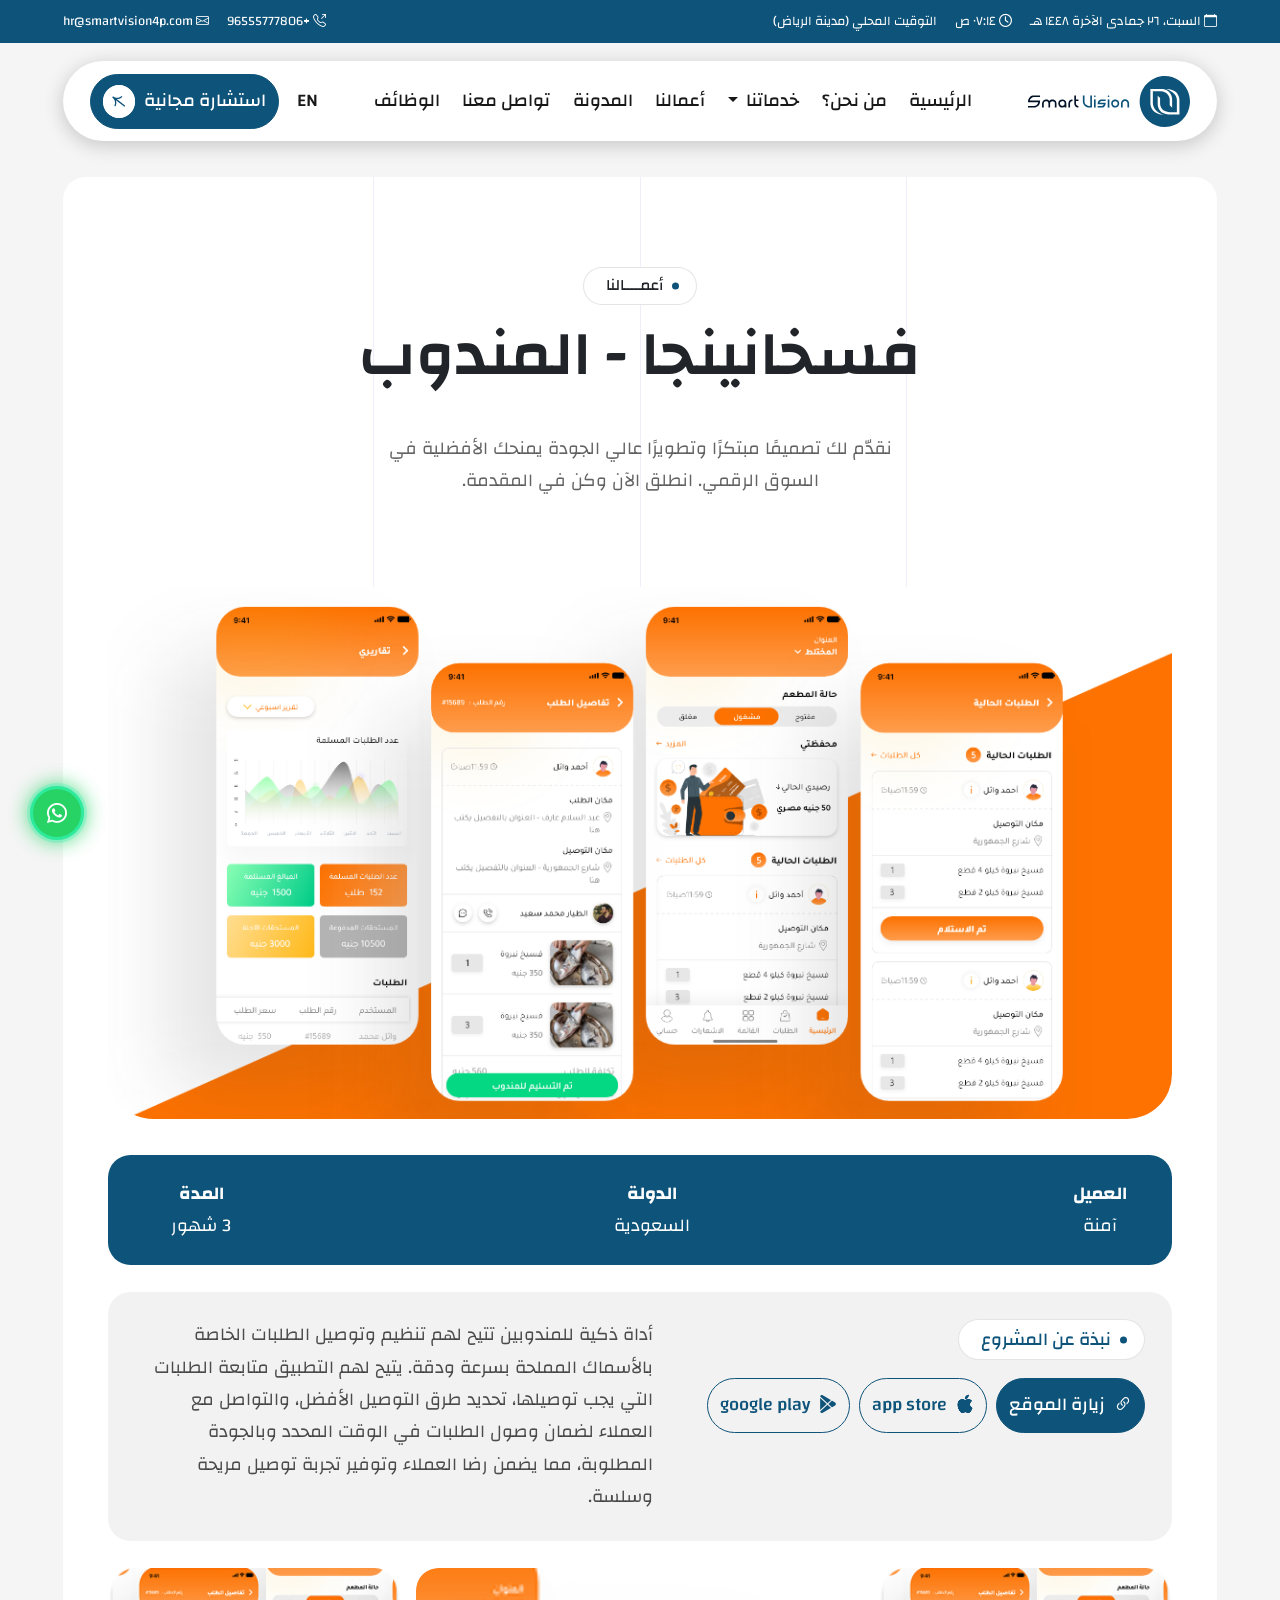
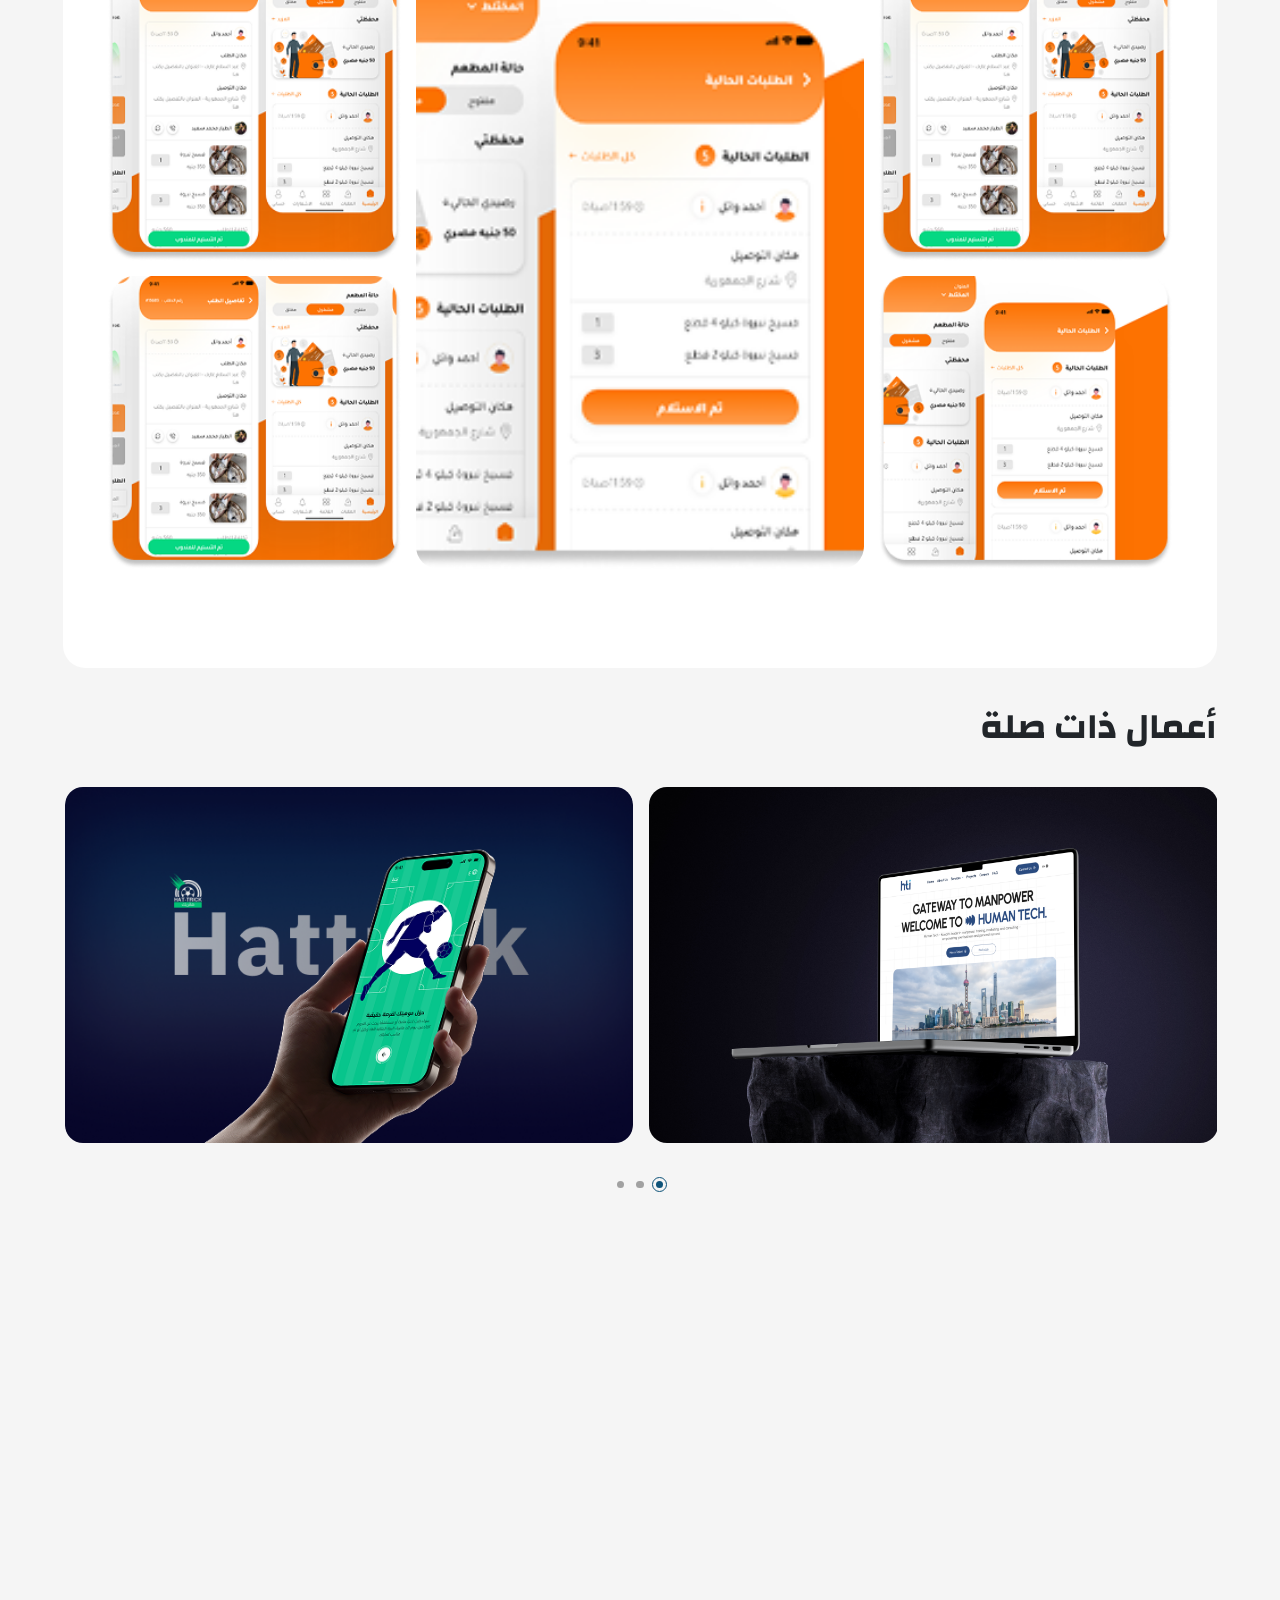
<file: project-details.html>
<!doctype html>
<html lang="ar" dir="rtl">
  <head>
    <meta charset="UTF-8" />
    <meta http-equiv="X-UA-Compatible" content="IE=edge" />
    <meta name="viewport" content="width=device-width, initial-scale=1.0" />
    <title>Smart Vision</title>
    <link rel="icon" href="images/fav_icon.svg" />

    <meta
      name="keywords"
      content="شركة تصميم مواقع إلكترونية, تصميم مواقع الإنترنت, تطوير المواقع الإلكترونية, تصميم مواقع متاجر إلكترونية, تطوير تطبيقات موبايل, تصميم مواقع احترافية, شركات برمجة المواقع, أفضل شركات تصميم المواقع, تصميم تطبيقات جوال, تصميم مواقع لشركات, حلول تصميم المواقع, تطوير واجهات المستخدم, تصميم مواقع وتسويق إلكتروني, برمجة تطبيقات الجوال, خدمات تطوير المواقع الإلكترونية, أفضل تصميم مواقع في الشرق الأوسط"
    />

    <meta
      name="description"
      content="شركة سعودية رائدة في تصميم وتطوير المواقع الإلكترونية والتطبيقات، نقدم حلولاً مبتكرة ومتطورة لعملائنا في مجال تصميم مواقع الإنترنت، تطوير التطبيقات، وتصميم المتاجر الإلكترونية. خدماتنا تركز على توفير أفضل التجارب الرقمية التي تواكب آخر التطورات في عالم التكنولوجيا."
    />

    <!-- Bootstrap  **== note: file needs to be changed according to the language ==**-->
    <link rel="stylesheet" href="css/bootstrap.rtl.min.css" />
    <!-- <link rel="stylesheet" href="css/bootstrap.min.css"> -->

    <!-- icons  -->
    <link
      rel="stylesheet"
      href="https://cdn.jsdelivr.net/npm/bootstrap-icons@1.13.1/font/bootstrap-icons.min.css"
    />
    <link
      rel="stylesheet"
      href="https://cdnjs.cloudflare.com/ajax/libs/font-awesome/6.7.1/css/all.min.css"
      integrity="sha512-5Hs3dF2AEPkpNAR7UiOHba+lRSJNeM2ECkwxUIxC1Q/FLycGTbNapWXB4tP889k5T5Ju8fs4b1P5z/iB4nMfSQ=="
      crossorigin="anonymous"
      referrerpolicy="no-referrer"
    />

    <!--  slider -->
    <link
      rel="stylesheet"
      href="https://cdn.jsdelivr.net/npm/swiper@11/swiper-bundle.min.css"
    />

    <link
      rel="stylesheet"
      href="https://cdnjs.cloudflare.com/ajax/libs/animate.css/4.1.1/animate.min.css"
      integrity="sha512-c42qTSw/wPZ3/5LBzD+Bw5f7bSF2oxou6wEb+I/lqeaKV5FDIfMvvRp772y4jcJLKuGUOpbJMdg/BTl50fJYAw=="
      crossorigin="anonymous"
      referrerpolicy="no-referrer"
    />

    <link rel="stylesheet" href="css/owl.carousel.min.css" />
    <link rel="stylesheet" href="css/owl.theme.default.min.css" />

    <!-- custom css file link  -->
    <link rel="stylesheet" href="css/style.css" />
  </head>

  <body>
    <!-- go to up -->
    <div class="scrollUp" id="scrollUp">
      <a href="#" aria-label="go to page up">
        <i class="fa-solid fa-chevron-up"></i>
      </a>
    </div>

    <!-- fixed whatsapp icon -->
    <div class="scrollUp whatsapp">
      <a
        href="https://api.whatsapp.com/send?phone=966568023169"
        target="_blank"
        aria-label="تواصل معنا عن الواتساب"
      >
        <i class="bi bi-whatsapp"></i>
      </a>
    </div>

    <!-- ramadan intro  -->
    <!-- <canvas id="canvas"></canvas> -->

    <!-- navbar -->
    <header>
      <!-- Top Navigation -->
      <div
        class="top-nav position-relative d-none d-md-block mb-3 wow animate__fadeInDown"
        data-wow-duration="1s"
      >
        <div
          class="container-fluid position-relative z-3 d-flex align-items-center justify-content-between text-white"
        >
          <div class="date-time">
            <div class="date">
              <i class="bi bi-calendar"></i>
              <time id="hijriDate"></time>
            </div>

            <div class="time">
              <i class="fa-regular fa-clock"></i>
              <time id="liveTime"></time>
            </div>

            <div class="zone">
              التوقيت المحلي
              <span>(مدينة الرياض)</span>
            </div>
          </div>
          <div class="contacts">
            <div class="phone">
              <a href="tel:+96555777806" aria-label="Call us at +96555777806">
                <i class="bi bi-telephone-outbound"></i>
                +96555777806
              </a>
            </div>
            <div class="email">
              <a
                href="mailto:hr@smartvision4p.com"
                aria-label="Send an email to hr@smartvision4p.com"
              >
                <i class="bi bi-envelope"></i>
                hr@smartvision4p.com
              </a>
            </div>
          </div>
        </div>
      </div>
      <!-- Navbar -->
      <nav
        id="mainNav"
        class="navbar navbar-expand-lg navbar-light top-0 wow animate__fadeInDown"
        data-wow-duration="1.5s"
        data-bs-theme="light"
      >
        <div class="container-fluid">
          <div class="navbar-wrapper">
            <button
              class="navbar-toggler"
              type="button"
              data-bs-toggle="collapse"
              data-bs-target="#navbarSupportedContent"
              aria-controls="navbarSupportedContent"
              aria-expanded="false"
              aria-label="Toggle navigation"
            >
              <span class="navbar-toggler-icon"></span>
            </button>
            <a class="navbar-brand m-0" href="index.html">
              <img src="images/logo.svg" alt="Smart Vision logo" />
            </a>
            <div
              class="collapse navbar-collapse justify-content-between align-items-center"
              id="navbarSupportedContent"
            >
              <ul class="navbar-nav mb-2 mb-lg-0">
                <li class="nav-item">
                  <a
                    class="nav-link"
                    aria-current="page"
                    aria-label="Go to home page"
                    href="index.html"
                  >
                    الرئيسية
                  </a>
                </li>
                <li class="nav-item">
                  <a
                    class="nav-link"
                    href="about.html"
                    aria-label="Learn more about us"
                  >
                    من نحن؟
                  </a>
                </li>
                <li class="nav-item">
                  <div class="dropdown">
                    <button
                      class="nav-link bg-transparent dropdown-toggle"
                      type="button"
                      data-bs-toggle="dropdown"
                      aria-expanded="false"
                    >
                      خدماتنا
                    </button>
                    <ul class="dropdown-menu">
                      <li>
                        <a class="dropdown-item" href="service-details.html"
                          >تصميم المواقع</a
                        >
                      </li>
                      <li>
                        <a class="dropdown-item" href="service-details.html"
                          >تصميم المتاجر الالكترونية</a
                        >
                      </li>
                      <li>
                        <a class="dropdown-item" href="service-details.html"
                          >برمجة تطبيقات الجوال</a
                        >
                      </li>
                      <li>
                        <a class="dropdown-item" href="service-details.html"
                          >أنشاء هوية تجارية</a
                        >
                      </li>
                      <li>
                        <a class="dropdown-item" href="service-details.html"
                          >التسويق من خلال محركات البحث</a
                        >
                      </li>
                      <li>
                        <a class="dropdown-item" href="service-details.html"
                          >فيديو الموشن جرافيك</a
                        >
                      </li>
                      <li>
                        <a class="dropdown-item" href="service-details.html"
                          >كتابة واضافة المحتوى</a
                        >
                      </li>
                      <li>
                        <a class="dropdown-item" href="service-details.html"
                          >دعم فني للمواقع الالكترونية</a
                        >
                      </li>
                    </ul>
                  </div>
                </li>
                <li class="nav-item active">
                  <a
                    class="nav-link"
                    href="projects.html"
                    aria-label="View our projects"
                  >
                    أعمالنا
                  </a>
                </li>
                <li class="nav-item">
                  <a
                    class="nav-link"
                    href="blogs.html"
                    aria-label="Read our latest blogs"
                  >
                    المدونة
                  </a>
                </li>
                <li class="nav-item">
                  <a
                    class="nav-link"
                    href="contact.html"
                    aria-label="Contact us for inquiries"
                  >
                    تواصل معنا
                  </a>
                </li>
                <li class="nav-item">
                  <a
                    class="nav-link"
                    href="jobs.html"
                    aria-label="Contact us for inquiries"
                  >
                    الوظائف
                  </a>
                </li>
              </ul>
              <ul class="Request-project d-flex align-items-center gap-2">
                <li class="nav-item">
                  <a
                    href="#"
                    class="nav-link main"
                    id="lang"
                    aria-label="Switch to English"
                  >
                    EN
                  </a>
                </li>
                <li class="separator d-none d-lg-flex align-items-center"></li>

                <li class="nav-item">
                  <a
                    class="nav-link"
                    href="request-project.html"
                    aria-label="Request your project"
                  >
                    <span class="main-btn">
                      <span> استشارة مجانية </span>

                      <img
                        src="images/icons/arrow.svg"
                        alt="arrow right icon"
                      />
                    </span>
                  </a>
                </li>
              </ul>
            </div>
          </div>
        </div>
      </nav>
    </header>

    <section>
      <div class="container-fluid">
        <div class="card-wrapper">
          <!-- breadcrumb Section -->
          <div class="breadcrumbs">
            <div class="breadcrumb-wrapper">
              <div class="overlay">
                <div class="ln"></div>
                <div class="ln"></div>
                <div class="ln"></div>
              </div>
              <div class="breadcrumb-cnt">
                <div class="title text-center mb-md-5 mb-4">
                  <small
                    class="secName mx-auto mb-4 wow animate__fadeInDown"
                    data-wow-duration="1s"
                  >
                    أعمــــالنا
                  </small>
                  <!-- proj name -->
                  <h1
                    class="secTitle wow animate__fadeInUp"
                    data-wow-duration="1s"
                  >
                    فسخانينجا - المندوب
                  </h1>
                </div>
                <div class="col-lg-7 col-md-11 text-center mx-auto">
                  <p>
                    نقدّم لك تصميمًا مبتكرًا وتطويرًا عالي الجودة يمنحك الأفضلية
                    في السوق الرقمي. انطلق الآن وكن في المقدمة.
                  </p>
                </div>
              </div>
            </div>
          </div>
          <!-- proj details -->
          <div class="project_details">
            <div class="project-img card-wrapper-img">
              <img src="images/proj.png" class="mb-2" alt="" />
            </div>
            <!-- project heading info -->
            <div class="project-heading-info my-4">
              <div class="row w-100 justify-content-between g-3">
                <div class="col-md-auto col-12">
                  <div
                    class="d-flex flex-md-column align-items-center justify-content-between"
                  >
                    <b>العميل </b>
                    <p>آمنة</p>
                  </div>
                </div>
                <div class="col-md-auto col-12">
                  <div
                    class="d-flex flex-md-column align-items-center justify-content-between"
                  >
                    <b>الدولة </b>
                    <p>السعودية</p>
                  </div>
                </div>
                <div class="col-md-auto col-12">
                  <div
                    class="d-flex flex-md-column align-items-center justify-content-between"
                  >
                    <b>المدة </b>
                    <p>3 شهور</p>
                  </div>
                </div>
              </div>
            </div>
            <!-- project data -->
            <div class="project-data my-4">
              <div class="row g-3 gx-md-5 justify-content-center">
                <div class="col-md-auto">
                  <p
                    class="secName main mb-3 wow animate__fadeInDown"
                    data-wow-duration="1s"
                  >
                    نبذة عن المشروع
                  </p>
                  <div class="project-links btn-group flex-wrap gap-2">
                    <a
                      href=""
                      class="main-btn col-md-auto col-12"
                      aria-label="Visit the project website"
                    >
                      <i class="bi bi-link-45deg"></i>
                      <span> زيارة الموقع </span>
                    </a>
                    <a
                      href=""
                      class="main-outline-btn col-md-auto col-12"
                      aria-label="Visit the project on the Apple Store"
                    >
                      <i class="bi bi-apple"></i>
                      <span> app store </span>
                    </a>
                    <a
                      href=""
                      class="main-outline-btn col-md-auto col-12"
                      aria-label="Visit the project on Google Play"
                    >
                      <i class="bi bi-google-play"></i>
                      <span> google play </span>
                    </a>
                  </div>
                </div>
                <div class="col">
                  <div class="proj_desc">
                    <p>
                      أداة ذكية للمندوبين تتيح لهم تنظيم وتوصيل الطلبات الخاصة
                      بالأسماك المملحة بسرعة ودقة. يتيح لهم التطبيق متابعة
                      الطلبات التي يجب توصيلها، تحديد طرق التوصيل الأفضل،
                      والتواصل مع العملاء لضمان وصول الطلبات في الوقت المحدد
                      وبالجودة المطلوبة، مما يضمن رضا العملاء وتوفير تجربة توصيل
                      مريحة وسلسة.
                    </p>
                  </div>
                </div>
              </div>
            </div>

            <!-- project images -->
            <div class="project-imgs mb-5">
              <div class="img">
                <img src="images/proj1.png" alt="project name home" />
              </div>
              <div class="img">
                <img src="images/proj2.png" alt="project name mockup" />
              </div>
              <div class="img">
                <img src="images/proj1.png" alt="project name header" />
              </div>
              <div class="img">
                <img src="images/proj2.png" alt="project name mockup" />
              </div>
              <div class="img">
                <img src="images/proj1.png" alt="project name home" />
              </div>
            </div>
          </div>
        </div>
      </div>
    </section>

    <!-- projects -->
    <section class="projects pb-5">
      <div class="container-fluid">
        <div class="title pb-2" aria-labelledby="projects-heading">
          <p
            class="secTitle mb-4 wow animate__fadeInDown"
            data-wow-duration="1s"
          >
            أعمال ذات صلة
          </p>
        </div>
        <!-- محتوى المشاريع -->
        <div class="owl-carousel">
          <a
            href="project-details.html"
            class="project-card d-block position-relative h-100 rounded-4"
            aria-label="تفاصيل حول تصميم موقع  "
          >
            <div class="project-img position-relative">
              <img src="images/website.png" alt="تصميم موقع  " loading="lazy" />
            </div>
            <div class="project-info">
              <img src="images/icons/arrow.svg" alt="arrow right icon" />
              <h3 class="project-title fw-bold mt-3 fs-4">human tech</h3>
            </div>
          </a>
          <a
            href="project-details.html"
            class="project-card d-block position-relative h-100 rounded-4"
            aria-label="تفاصيل حول تصميم تطبيق  "
          >
            <div class="project-img position-relative">
              <img src="images/app.png" alt="تصميم تطبيق  " loading="lazy" />
            </div>
            <div class="project-info">
              <img src="images/icons/arrow.svg" alt="arrow right icon" />
              <h3 class="project-title fw-bold mt-3 fs-4">hattrick</h3>
            </div>
          </a>
          <a
            href="project-details.html"
            class="project-card d-block position-relative h-100 rounded-4"
            aria-label="تفاصيل حول تصميم موقع  "
          >
            <div class="project-img position-relative">
              <img src="images/website.png" alt="تصميم موقع  " loading="lazy" />
            </div>
            <div class="project-info">
              <img src="images/icons/arrow.svg" alt="arrow right icon" />
              <h3 class="project-title fw-bold mt-3 fs-4">human tech</h3>
            </div>
          </a>
          <a
            href="project-details.html"
            class="project-card d-block position-relative h-100 rounded-4"
            aria-label="تفاصيل حول تصميم تطبيق  "
          >
            <div class="project-img position-relative">
              <img src="images/app.png" alt="تصميم تطبيق  " loading="lazy" />
            </div>
            <div class="project-info">
              <img src="images/icons/arrow.svg" alt="arrow right icon" />
              <h3 class="project-title fw-bold mt-3 fs-4">hattrick</h3>
            </div>
          </a>
          <a
            href="project-details.html"
            class="project-card d-block position-relative h-100 rounded-4"
            aria-label="تفاصيل حول تصميم موقع  "
          >
            <div class="project-img position-relative">
              <img src="images/website.png" alt="تصميم موقع  " loading="lazy" />
            </div>
            <div class="project-info">
              <img src="images/icons/arrow.svg" alt="arrow right icon" />
              <h3 class="project-title fw-bold mt-3 fs-4">human tech</h3>
            </div>
          </a>
          <a
            href="project-details.html"
            class="project-card d-block position-relative h-100 rounded-4"
            aria-label="تفاصيل حول تصميم تطبيق  "
          >
            <div class="project-img position-relative">
              <img src="images/app.png" alt="تصميم تطبيق  " loading="lazy" />
            </div>
            <div class="project-info">
              <img src="images/icons/arrow.svg" alt="arrow right icon" />
              <h3 class="project-title fw-bold mt-3 fs-4">hattrick</h3>
            </div>
          </a>
        </div>
      </div>
    </section>

    <!-- footer -->
    <footer>
      <div class="container-fluid">
        <div class="footer-wrapper wow animate__fadeIn" data-wow-duration="3s">
          <!-- القسم العلوي من الفوتر -->
          <div class="main-footer">
            <div class="row gy-4 justify-content-between">
              <!-- شعار الشركة ومعلومات عامة -->
              <div class="col-lg-3">
                <div class="logo">
                  <a href="index.html" aria-label="Go to home page">
                    <img
                      class="footer-brand"
                      src="images/logo.svg"
                      alt="Smart Vision logo"
                    />
                  </a>
                  <p class="my-3">
                    رؤيتك تبدأ بفكرة… ونحن نحولها إلى نجاح رقمي يواكب تطلعات
                    السوق.
                  </p>
                  <div>
                    <h5 class="footer-heading my-md-3">روابطنا متاجر الهاتف</h5>
                    <ul class="apps-icons my-3 d-flex flex-column gap-2">
                      <li>
                        <a
                          href="https://play.google.com/store/apps/dev?id=8697678374869740936"
                          target="_blank"
                          aria-label="Google Play"
                        >
                          <i class="fa-brands fa-google-play me-2"></i>
                          <span>جوجل بلاي</span>
                        </a>
                      </li>
                      <li>
                        <a
                          href="https://apps.apple.com/eg/developer/amir-nageh/id1497851425"
                          target="_blank"
                          aria-label="Apple Store"
                        >
                          <i class="fa-brands fa-apple me-2"></i>
                          <span>ابل استور</span>
                        </a>
                      </li>
                    </ul>
                  </div>
                  <nav aria-label="Social Media Links">
                    <ul class="social-icons">
                      <li>
                        <a
                          href="https://www.facebook.com/smartvision4p.eg"
                          target="_blank"
                          aria-label="Visit our Facebook page"
                        >
                          <i class="fa-brands fa-facebook-f"></i>
                        </a>
                      </li>
                      <li>
                        <a
                          href="https://www.instagram.com/smartvision.group"
                          target="_blank"
                          aria-label="Visit our Instagram page"
                        >
                          <i class="fa-brands fa-instagram"></i>
                        </a>
                      </li>
                      <li>
                        <a
                          href="https://www.linkedin.com/in/smartvision4p-%D8%B4%D8%B1%D9%83%D8%A9-%D8%A8%D8%B1%D9%85%D8%AC%D8%A9-a4627720a/"
                          target="_blank"
                          aria-label="Visit our LinkedIn page"
                        >
                          <i class="fa-brands fa-linkedin-in"></i>
                        </a>
                      </li>
                      <li>
                        <a
                          href="https://x.com/SmartVision4p"
                          target="_blank"
                          aria-label="Visit our X Twitter page"
                        >
                          <i class="fa-brands fa-x-twitter"></i>
                        </a>
                      </li>
                      <li>
                        <a
                          href="https://www.pinterest.com/smartvision860/_created/"
                          target="_blank"
                          aria-label="Visit our pinterest page"
                        >
                          <i class="fa-brands fa-pinterest"></i>
                        </a>
                      </li>
                      <li>
                        <a
                          href="https://www.behance.net/SmArtVision44p"
                          target="_blank"
                          aria-label="Visit our behance page"
                        >
                          <i class="fa-brands fa-behance"></i>
                        </a>
                      </li>
                      <li>
                        <a
                          href="https://www.youtube.com/@smartvision4p"
                          target="_blank"
                          aria-label="Visit our youtube chanel"
                        >
                          <i class="fa-brands fa-youtube"></i>
                        </a>
                      </li>
                    </ul>
                  </nav>
                </div>
              </div>

              <div class="col-12 col-md-4 col-lg-auto">
                <h4 class="footer-heading footer-pages-title">[روابط مهمة]</h4>
                <nav aria-label="Site Pages">
                  <ul>
                    <li>
                      <a href="about.html" aria-label="Learn more about us"
                        >من نحن</a
                      >
                    </li>
                    <li>
                      <a href="services.html" aria-label="Explore our services"
                        >خدماتنا</a
                      >
                    </li>
                    <li>
                      <a href="projects.html" aria-label="View our projects"
                        >أعمالنا</a
                      >
                    </li>
                    <li>
                      <a href="blogs.html" aria-label="Read our latest blogs"
                        >المدونة</a
                      >
                    </li>
                    <li>
                      <a
                        href="contact.html"
                        aria-label="Contact us for inquiries"
                        >تواصل معنا</a
                      >
                    </li>
                    <li>
                      <a
                        href="terms.html"
                        aria-label="View terms and conditions"
                        >سياسة الخصوصية</a
                      >
                    </li>
                  </ul>
                </nav>
              </div>
              <div class="col-12 col-md-4 col-lg-auto">
                <div class="d-flex gap-3 d-md-block">
                  <div>
                    <h4 class="footer-heading footer-contact-title">
                      [تواصل معنا]
                    </h4>
                    <nav aria-label="Contact Information">
                      <ul>
                        <li>
                          <h5>العنوان</h5>
                          <p>السعودية - الكويت - مصر</p>
                        </li>
                        <li>
                          <h5>رقم الهاتف</h5>
                          <a
                            href="tel:+966568023169"
                            aria-label="Call us at +966 568 023 169"
                          >
                            +966 568 023 169
                          </a>
                          <a
                            href="tel:+966568023169"
                            aria-label="Call us at +966 568 023 169"
                          >
                            +966 568 023 169
                          </a>
                        </li>
                        <li>
                          <h5>البريد الالكتروني</h5>
                          <a
                            href="mailto:hr@smartvision4p.com"
                            aria-label="Send an email to hr@smartvision4p.com"
                          >
                            hr@smartvision4p.com
                          </a>
                          <a
                            href="mailto:sales@smartvision4p.com"
                            aria-label="Send an email to sales@smartvision4p.com"
                          >
                            sales@smartvision4p.com
                          </a>
                        </li>
                      </ul>
                    </nav>
                  </div>
                </div>
              </div>
              <div class="col-12 col-md-4 col-lg-auto">
                <h4 class="footer-heading footer-links-title">
                  [السجل التجاري]
                </h4>
                <p class="cer_num">4030404749</p>
                <div class="approved d-flex align-items-center gap-3">
                  <img src="images/cer.png" alt="السجل التجاري" />
                </div>
              </div>
            </div>
          </div>

          <!-- القسم السفلي من الفوتر -->
          <div class="sub-footer py-3">
            <div
              class="d-flex flex-column-reverse flex-md-row gap-3 align-items-center justify-content-center justify-content-md-between"
            >
              <p>©Copyright 2026 - designed by smart vision </p>
              <div class="payment-images">
                <img
                  src="images/footer-card.svg"
                  alt="Available payment methods include PayPal, Mada, Mastercard, Visa, Apple Pay, and bank transfer"
                />
              </div>
            </div>
          </div>
        </div>
      </div>
    </footer>

    <!-- jquery script -->
    <script src="js/jquery-3.6.0.min.js"></script>

    <!-- bootstrap script -->
    <script src="js/bootstrap.bundle.min.js"></script>

    <!-- slider -->
    <script src="https://cdn.jsdelivr.net/npm/swiper@11/swiper-bundle.min.js"></script>
    <script src="js/owl.carousel.min.js"></script>

    <!-- WOW -->
    <script src="js/wow.min.js"></script>

    <!-- custom js file link  -->
    <script src="js/script.js"></script>
  </body>
</html>
</file>
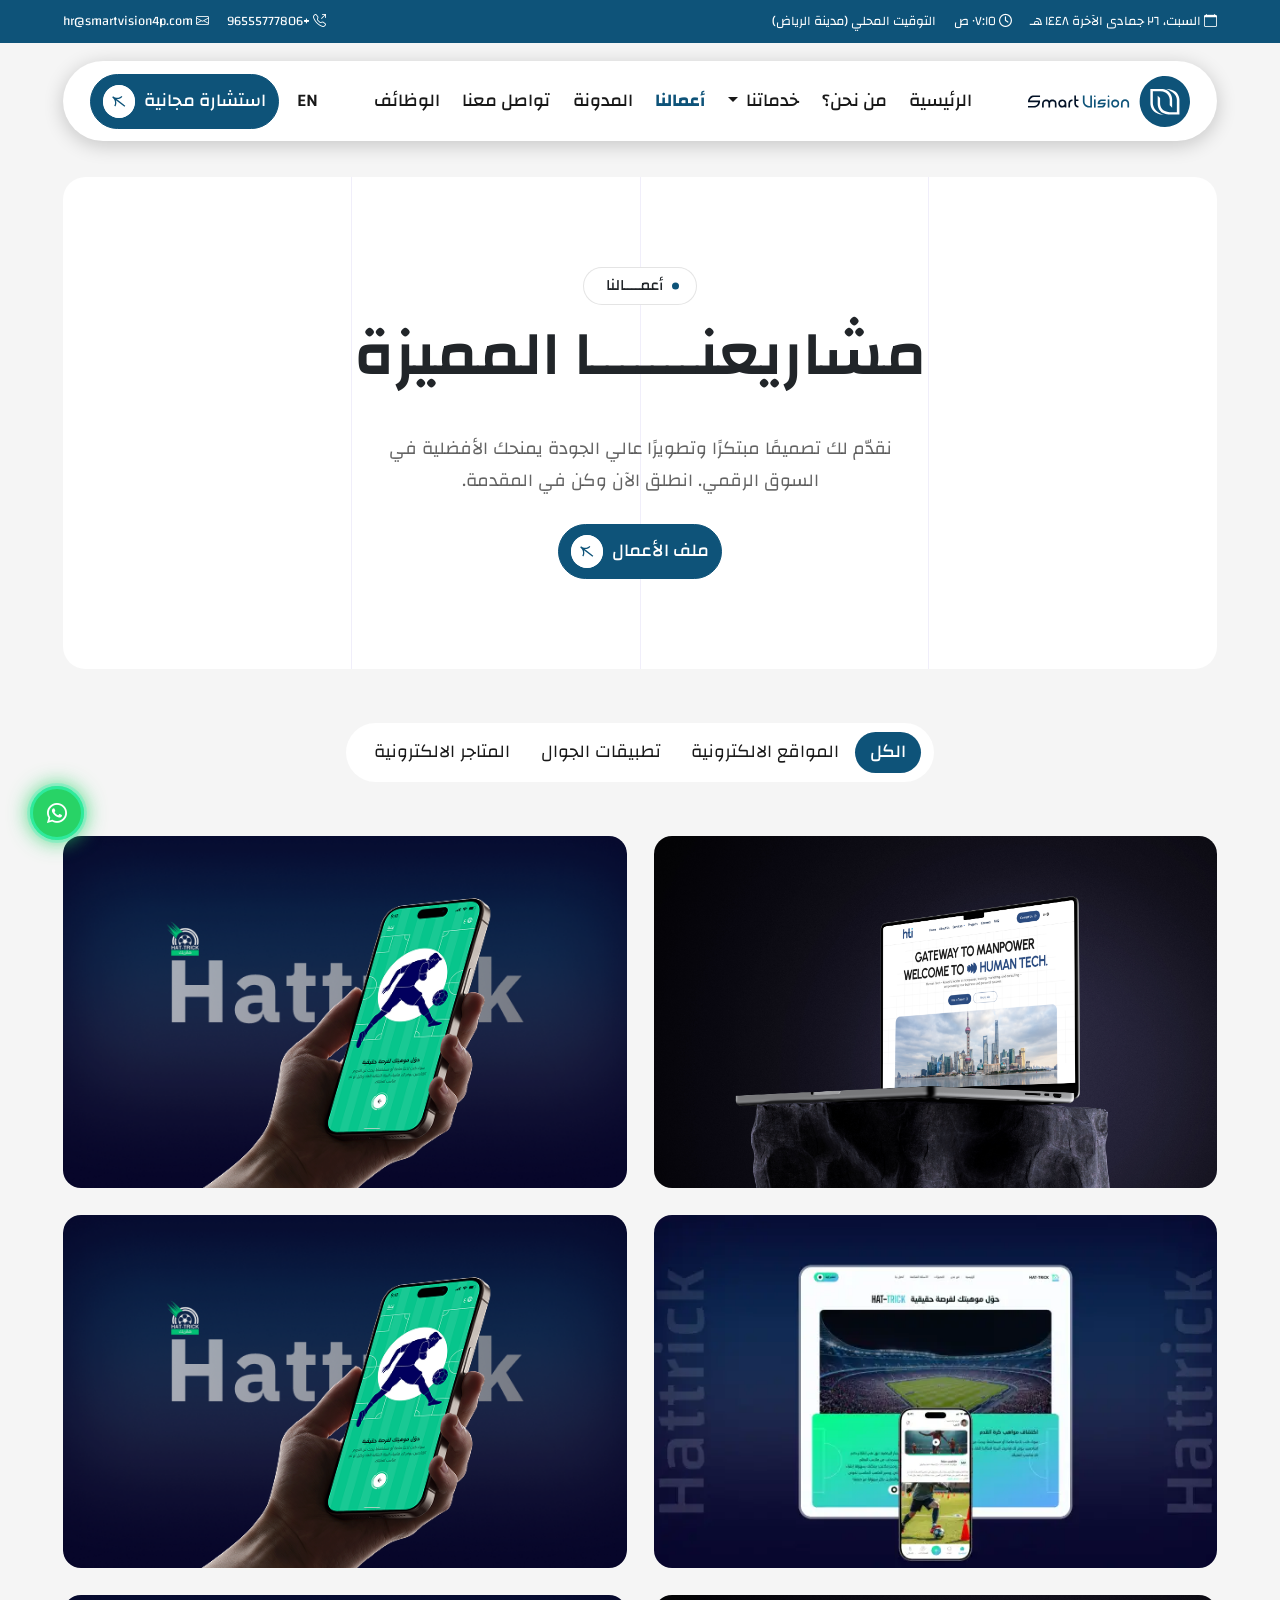
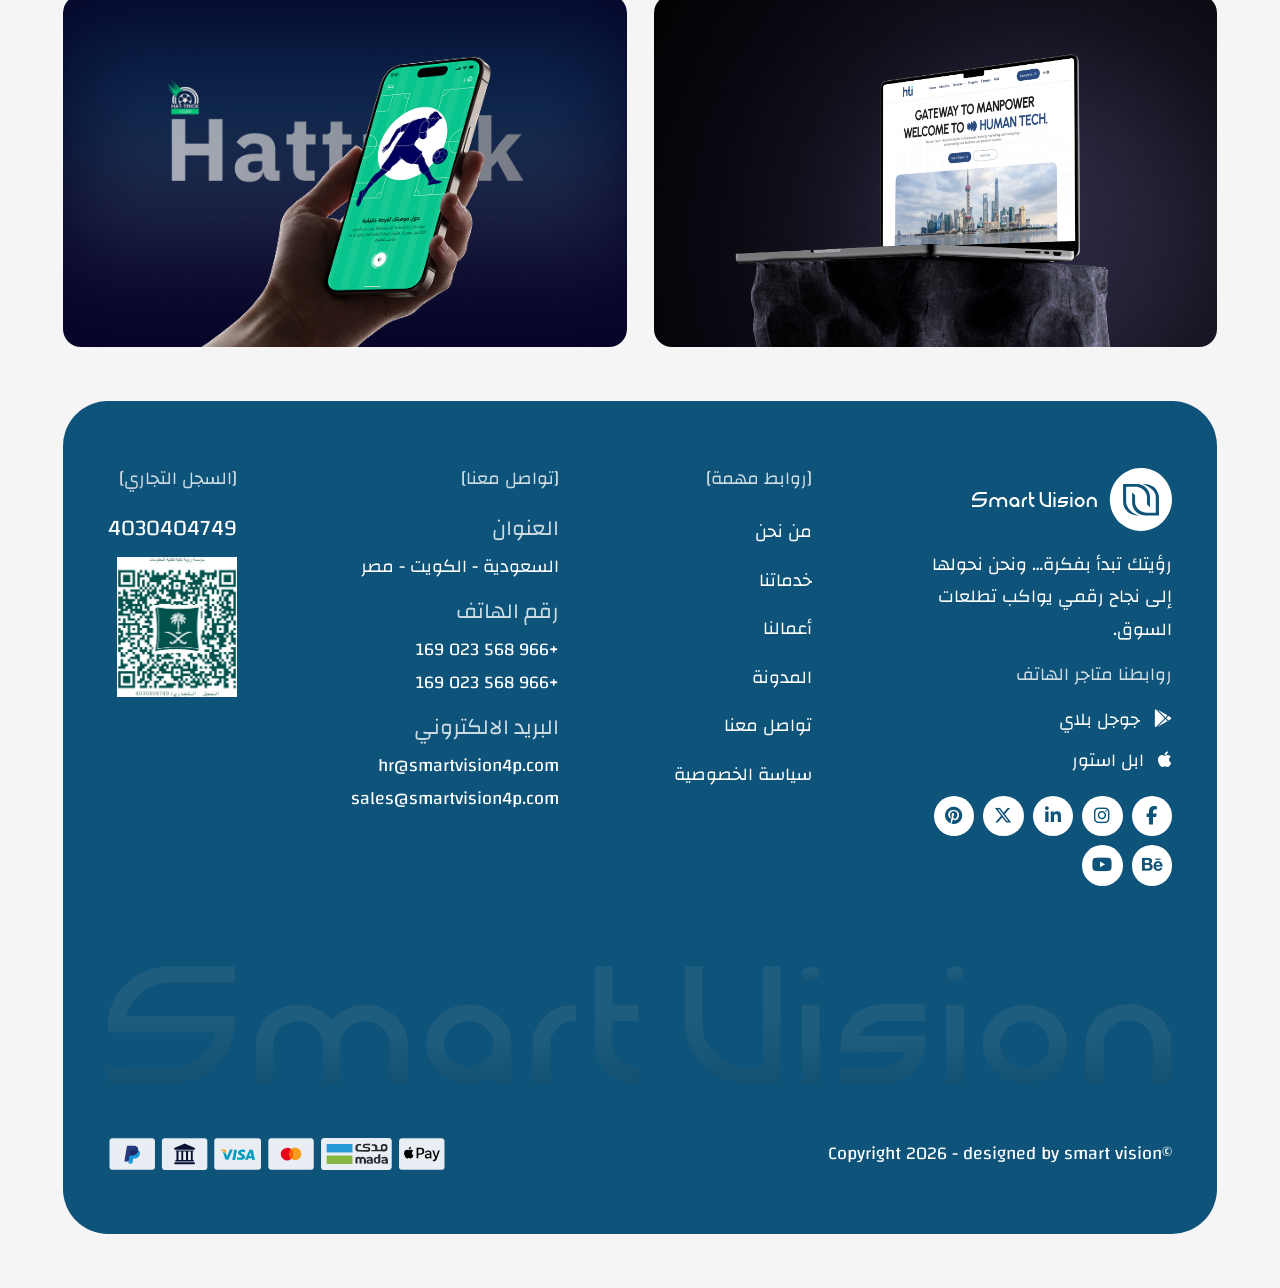
<file: projects.html>
<!doctype html>
<html lang="ar" dir="rtl">
  <head>
    <meta charset="UTF-8" />
    <meta http-equiv="X-UA-Compatible" content="IE=edge" />
    <meta name="viewport" content="width=device-width, initial-scale=1.0" />
    <title>Smart Vision</title>
    <link rel="icon" href="images/fav_icon.svg" />

    <meta
      name="keywords"
      content="شركة تصميم مواقع إلكترونية, تصميم مواقع الإنترنت, تطوير المواقع الإلكترونية, تصميم مواقع متاجر إلكترونية, تطوير تطبيقات موبايل, تصميم مواقع احترافية, شركات برمجة المواقع, أفضل شركات تصميم المواقع, تصميم تطبيقات جوال, تصميم مواقع لشركات, حلول تصميم المواقع, تطوير واجهات المستخدم, تصميم مواقع وتسويق إلكتروني, برمجة تطبيقات الجوال, خدمات تطوير المواقع الإلكترونية, أفضل تصميم مواقع في الشرق الأوسط"
    />

    <meta
      name="description"
      content="شركة سعودية رائدة في تصميم وتطوير المواقع الإلكترونية والتطبيقات، نقدم حلولاً مبتكرة ومتطورة لعملائنا في مجال تصميم مواقع الإنترنت، تطوير التطبيقات، وتصميم المتاجر الإلكترونية. خدماتنا تركز على توفير أفضل التجارب الرقمية التي تواكب آخر التطورات في عالم التكنولوجيا."
    />

    <!-- Bootstrap  **== note: file needs to be changed according to the language ==**-->
    <link rel="stylesheet" href="css/bootstrap.rtl.min.css" />
    <!-- <link rel="stylesheet" href="css/bootstrap.min.css"> -->

    <!-- icons  -->
    <link
      rel="stylesheet"
      href="https://cdn.jsdelivr.net/npm/bootstrap-icons@1.13.1/font/bootstrap-icons.min.css"
    />
    <link
      rel="stylesheet"
      href="https://cdnjs.cloudflare.com/ajax/libs/font-awesome/6.7.1/css/all.min.css"
      integrity="sha512-5Hs3dF2AEPkpNAR7UiOHba+lRSJNeM2ECkwxUIxC1Q/FLycGTbNapWXB4tP889k5T5Ju8fs4b1P5z/iB4nMfSQ=="
      crossorigin="anonymous"
      referrerpolicy="no-referrer"
    />

    <!--  slider -->
    <link
      rel="stylesheet"
      href="https://cdn.jsdelivr.net/npm/swiper@11/swiper-bundle.min.css"
    />

    <link
      rel="stylesheet"
      href="https://cdnjs.cloudflare.com/ajax/libs/animate.css/4.1.1/animate.min.css"
      integrity="sha512-c42qTSw/wPZ3/5LBzD+Bw5f7bSF2oxou6wEb+I/lqeaKV5FDIfMvvRp772y4jcJLKuGUOpbJMdg/BTl50fJYAw=="
      crossorigin="anonymous"
      referrerpolicy="no-referrer"
    />

    <link rel="stylesheet" href="css/owl.carousel.min.css" />
    <link rel="stylesheet" href="css/owl.theme.default.min.css" />

    <!-- custom css file link  -->
    <link rel="stylesheet" href="css/style.css" />
  </head>

  <body>
    <!-- go to up -->
    <div class="scrollUp" id="scrollUp">
      <a href="#" aria-label="go to page up">
        <i class="fa-solid fa-chevron-up"></i>
      </a>
    </div>

    <!-- fixed whatsapp icon -->
    <div class="scrollUp whatsapp">
      <a
        href="https://api.whatsapp.com/send?phone=966568023169"
        target="_blank"
        aria-label="تواصل معنا عن الواتساب"
      >
        <i class="bi bi-whatsapp"></i>
      </a>
    </div>

    <!-- ramadan intro  -->
    <!-- <canvas id="canvas"></canvas> -->

    <!-- navbar -->
    <header>
      <!-- Top Navigation -->
      <div
        class="top-nav position-relative d-none d-md-block mb-3 wow animate__fadeInDown"
        data-wow-duration="1s"
      >
        <div
          class="container-fluid position-relative z-3 d-flex align-items-center justify-content-between text-white"
        >
          <div class="date-time">
            <div class="date">
              <i class="bi bi-calendar"></i>
              <time id="hijriDate"></time>
            </div>

            <div class="time">
              <i class="fa-regular fa-clock"></i>
              <time id="liveTime"></time>
            </div>

            <div class="zone">
              التوقيت المحلي
              <span>(مدينة الرياض)</span>
            </div>
          </div>
          <div class="contacts">
            <div class="phone">
              <a href="tel:+96555777806" aria-label="Call us at +96555777806">
                <i class="bi bi-telephone-outbound"></i>
                +96555777806
              </a>
            </div>
            <div class="email">
              <a
                href="mailto:hr@smartvision4p.com"
                aria-label="Send an email to hr@smartvision4p.com"
              >
                <i class="bi bi-envelope"></i>
                hr@smartvision4p.com
              </a>
            </div>
          </div>
        </div>
      </div>
      <!-- Navbar -->
      <nav
        id="mainNav"
        class="navbar navbar-expand-lg navbar-light top-0 wow animate__fadeInDown"
        data-wow-duration="1.5s"
        data-bs-theme="light"
      >
        <div class="container-fluid">
          <div class="navbar-wrapper">
            <button
              class="navbar-toggler"
              type="button"
              data-bs-toggle="collapse"
              data-bs-target="#navbarSupportedContent"
              aria-controls="navbarSupportedContent"
              aria-expanded="false"
              aria-label="Toggle navigation"
            >
              <span class="navbar-toggler-icon"></span>
            </button>
            <a class="navbar-brand m-0" href="index.html">
              <img src="images/logo.svg" alt="Smart Vision logo" />
            </a>
            <div
              class="collapse navbar-collapse justify-content-between align-items-center"
              id="navbarSupportedContent"
            >
              <ul class="navbar-nav mb-2 mb-lg-0">
                <li class="nav-item">
                  <a
                    class="nav-link"
                    aria-current="page"
                    aria-label="Go to home page"
                    href="index.html"
                  >
                    الرئيسية
                  </a>
                </li>
                <li class="nav-item">
                  <a
                    class="nav-link"
                    href="about.html"
                    aria-label="Learn more about us"
                  >
                    من نحن؟
                  </a>
                </li>
                <li class="nav-item">
                  <div class="dropdown">
                    <button
                      class="nav-link bg-transparent dropdown-toggle"
                      type="button"
                      data-bs-toggle="dropdown"
                      aria-expanded="false"
                    >
                      خدماتنا
                    </button>
                    <ul class="dropdown-menu">
                      <li>
                        <a class="dropdown-item" href="service-details.html"
                          >تصميم المواقع</a
                        >
                      </li>
                      <li>
                        <a class="dropdown-item" href="service-details.html"
                          >تصميم المتاجر الالكترونية</a
                        >
                      </li>
                      <li>
                        <a class="dropdown-item" href="service-details.html"
                          >برمجة تطبيقات الجوال</a
                        >
                      </li>
                      <li>
                        <a class="dropdown-item" href="service-details.html"
                          >أنشاء هوية تجارية</a
                        >
                      </li>
                      <li>
                        <a class="dropdown-item" href="service-details.html"
                          >التسويق من خلال محركات البحث</a
                        >
                      </li>
                      <li>
                        <a class="dropdown-item" href="service-details.html"
                          >فيديو الموشن جرافيك</a
                        >
                      </li>
                      <li>
                        <a class="dropdown-item" href="service-details.html"
                          >كتابة واضافة المحتوى</a
                        >
                      </li>
                      <li>
                        <a class="dropdown-item" href="service-details.html"
                          >دعم فني للمواقع الالكترونية</a
                        >
                      </li>
                    </ul>
                  </div>
                </li>
                <li class="nav-item">
                  <a
                    class="nav-link active"
                    href="projects.html"
                    aria-label="View our projects"
                  >
                    أعمالنا
                  </a>
                </li>
                <li class="nav-item">
                  <a
                    class="nav-link"
                    href="blogs.html"
                    aria-label="Read our latest blogs"
                  >
                    المدونة
                  </a>
                </li>
                <li class="nav-item">
                  <a
                    class="nav-link"
                    href="contact.html"
                    aria-label="Contact us for inquiries"
                  >
                    تواصل معنا
                  </a>
                </li>
                <li class="nav-item">
                  <a
                    class="nav-link"
                    href="jobs.html"
                    aria-label="Contact us for inquiries"
                  >
                    الوظائف
                  </a>
                </li>
              </ul>
              <ul class="Request-project d-flex align-items-center gap-2">
                <li class="nav-item">
                  <a
                    href="#"
                    class="nav-link main"
                    id="lang"
                    aria-label="Switch to English"
                  >
                    EN
                  </a>
                </li>
                <li class="separator d-none d-lg-flex align-items-center"></li>

                <li class="nav-item">
                  <a
                    class="nav-link"
                    href="request-project.html"
                    aria-label="Request your project"
                  >
                    <span class="main-btn">
                      <span> استشارة مجانية </span>

                      <img
                        src="images/icons/arrow.svg"
                        alt="arrow right icon"
                      />
                    </span>
                  </a>
                </li>
              </ul>
            </div>
          </div>
        </div>
      </nav>
    </header>

    <!-- breadcrumb Section -->
    <section class="breadcrumbs position-relative">
      <div class="container-fluid">
        <div class="breadcrumb-wrapper">
          <div class="overlay">
            <div class="ln"></div>
            <div class="ln"></div>
            <div class="ln"></div>
          </div>
          <div class="breadcrumb-cnt">
            <div class="title text-center  mb-md-5 mb-4">
              <small
                class="secName mx-auto mb-4 wow animate__fadeInDown"
                data-wow-duration="1s"
              >
                أعمــــالنا
              </small>
              <h2 class="secTitle wow animate__fadeInUp" data-wow-duration="1s">
                مشاريعنـــــــا المميزة
              </h2>
            </div>
            <div class="col-lg-7 col-md-11 text-center mx-auto">
              <p>
                نقدّم لك تصميمًا مبتكرًا وتطويرًا عالي الجودة يمنحك الأفضلية في
                السوق الرقمي. انطلق الآن وكن في المقدمة.
              </p>
            </div>
            <a
              class="main-btn mx-auto mt-4 wow animate__slideInUp"
              data-wow-duration="1s"
              href=""
              aria-label="View our portfolio of work"
            >
              <span> ملف الأعمال </span>

              <img src="images/icons/arrow.svg" alt="arrow right icon" />
            </a>
          </div>
        </div>
      </div>
    </section>

    <!-- projects -->
    <section class="projects py-5">
      <div class="container-fluid">
        <!-- محتوى المشاريع -->
        <ul
          class="nav nav-pills wow animate__fadeInUp"
          data-wow-duration="1s"
          id="pills-tab"
          role="tablist"
        >
          <li class="nav-item" role="presentation">
            <button
              class="nav-link active"
              id="pills-all-tab"
              data-bs-toggle="pill"
              data-bs-target="#pills-all"
              type="button"
              role="tab"
              aria-label="show all projects"
              aria-controls="pills-all"
              aria-selected="true"
            >
              الكل
            </button>
          </li>

          <li class="nav-item" role="presentation">
            <button
              class="nav-link"
              id="pills-website-tab"
              data-bs-toggle="pill"
              data-bs-target="#pills-website"
              type="button"
              role="tab"
              aria-controls="pills-website"
              aria-selected="false"
              tabindex="-1"
            >
              المواقع الالكترونية
            </button>
          </li>
          <li class="nav-item" role="presentation">
            <button
              class="nav-link"
              id="pills-app-tab"
              data-bs-toggle="pill"
              data-bs-target="#pills-app"
              type="button"
              role="tab"
              aria-controls="pills-app"
              aria-selected="false"
              tabindex="-1"
            >
              تطبيقات الجوال
            </button>
          </li>
          <li class="nav-item" role="presentation">
            <button
              class="nav-link"
              id="pills-ecommerce-tab"
              data-bs-toggle="pill"
              data-bs-target="#pills-ecommerce"
              type="button"
              role="tab"
              aria-controls="pills-ecommerce"
              aria-selected="false"
              tabindex="-1"
            >
              المتاجر الالكترونية
            </button>
          </li>
        </ul>

        <div
          class="tab-content mt-5 wow animate__fadeIn"
          data-wow-duration="3s"
          id="pills-tabContent"
        >
          <div
            class="tab-pane fade show active"
            id="pills-all"
            role="tabpanel"
            aria-labelledby="pills-all-tab"
            tabindex="0"
          >
            <div class="row row-cols-md-2 row-cols-1 g-4">
              <div class="col">
                <a
                  href="project-details.html"
                  class="project-card d-block position-relative h-100 rounded-4"
                  aria-label="تفاصيل حول تصميم موقع  "
                >
                  <div class="project-img position-relative">
                    <img
                      src="images/website.png"
                      alt="تصميم موقع  "
                      loading="lazy"
                    />
                  </div>
                  <div class="project-info">
                    <img src="images/icons/arrow.svg" alt="arrow right icon" />
                    <h3 class="project-title fw-bold mt-3 fs-4">human tech</h3>
                  </div>
                </a>
              </div>
              <div class="col">
                <a
                  href="project-details.html"
                  class="project-card d-block position-relative h-100 rounded-4"
                  aria-label="تفاصيل حول تصميم تطبيق  "
                >
                  <div class="project-img position-relative">
                    <img
                      src="images/app.png"
                      alt="تصميم تطبيق  "
                      loading="lazy"
                    />
                  </div>
                  <div class="project-info">
                    <img src="images/icons/arrow.svg" alt="arrow right icon" />
                    <h3 class="project-title fw-bold mt-3 fs-4">hattrick</h3>
                  </div>
                </a>
              </div>
              <div class="col">
                <a
                  href="project-details.html"
                  class="project-card d-block position-relative h-100 rounded-4"
                  aria-label="تفاصيل حول تصميم موقع  "
                >
                  <div class="project-img position-relative">
                    <img
                      src="images/proj3.webp"
                      alt="تصميم موقع  "
                      loading="lazy"
                    />
                  </div>
                  <div class="project-info">
                    <img src="images/icons/arrow.svg" alt="arrow right icon" />
                    <h3 class="project-title fw-bold mt-3 fs-4">human tech</h3>
                  </div>
                </a>
              </div>
              <div class="col">
                <a
                  href="project-details.html"
                  class="project-card d-block position-relative h-100 rounded-4"
                  aria-label="تفاصيل حول تصميم تطبيق  "
                >
                  <div class="project-img position-relative">
                    <img
                      src="images/app.png"
                      alt="تصميم تطبيق  "
                      loading="lazy"
                    />
                  </div>
                  <div class="project-info">
                    <img src="images/icons/arrow.svg" alt="arrow right icon" />
                    <h3 class="project-title fw-bold mt-3 fs-4">hattrick</h3>
                  </div>
                </a>
              </div>
              <div class="col">
                <a
                  href="project-details.html"
                  class="project-card d-block position-relative h-100 rounded-4"
                  aria-label="تفاصيل حول تصميم موقع  "
                >
                  <div class="project-img position-relative">
                    <img
                      src="images/website.png"
                      alt="تصميم موقع  "
                      loading="lazy"
                    />
                  </div>
                  <div class="project-info">
                    <img src="images/icons/arrow.svg" alt="arrow right icon" />
                    <h3 class="project-title fw-bold mt-3 fs-4">human tech</h3>
                  </div>
                </a>
              </div>
              <div class="col">
                <a
                  href="project-details.html"
                  class="project-card d-block position-relative h-100 rounded-4"
                  aria-label="تفاصيل حول تصميم تطبيق  "
                >
                  <div class="project-img position-relative">
                    <img
                      src="images/app.png"
                      alt="تصميم تطبيق  "
                      loading="lazy"
                    />
                  </div>
                  <div class="project-info">
                    <img src="images/icons/arrow.svg" alt="arrow right icon" />
                    <h3 class="project-title fw-bold mt-3 fs-4">hattrick</h3>
                  </div>
                </a>
              </div>
            </div>
          </div>
          <div
            class="tab-pane fade"
            id="pills-website"
            role="tabpanel"
            aria-labelledby="pills-website-tab"
            tabindex="0"
          >
            <div class="row row-cols-md-2 row-cols-1 g-4">
              <div class="col">
                <a
                  href="project-details.html"
                  class="project-card d-block position-relative h-100 rounded-4"
                  aria-label="تفاصيل حول تصميم موقع  "
                >
                  <div class="project-img position-relative">
                    <img
                      src="images/website.png"
                      alt="تصميم موقع  "
                      loading="lazy"
                    />
                  </div>
                  <div class="project-info">
                    <img src="images/icons/arrow.svg" alt="arrow right icon" />
                    <h3 class="project-title fw-bold mt-3 fs-4">human tech</h3>
                  </div>
                </a>
              </div>
              <div class="col">
                <a
                  href="project-details.html"
                  class="project-card d-block position-relative h-100 rounded-4"
                  aria-label="تفاصيل حول تصميم تطبيق  "
                >
                  <div class="project-img position-relative">
                    <img
                      src="images/app.png"
                      alt="تصميم تطبيق  "
                      loading="lazy"
                    />
                  </div>
                  <div class="project-info">
                    <img src="images/icons/arrow.svg" alt="arrow right icon" />
                    <h3 class="project-title fw-bold mt-3 fs-4">hattrick</h3>
                  </div>
                </a>
              </div>
              <div class="col">
                <a
                  href="project-details.html"
                  class="project-card d-block position-relative h-100 rounded-4"
                  aria-label="تفاصيل حول تصميم موقع  "
                >
                  <div class="project-img position-relative">
                    <img
                      src="images/website.png"
                      alt="تصميم موقع  "
                      loading="lazy"
                    />
                  </div>
                  <div class="project-info">
                    <img src="images/icons/arrow.svg" alt="arrow right icon" />
                    <h3 class="project-title fw-bold mt-3 fs-4">human tech</h3>
                  </div>
                </a>
              </div>
              <div class="col">
                <a
                  href="project-details.html"
                  class="project-card d-block position-relative h-100 rounded-4"
                  aria-label="تفاصيل حول تصميم تطبيق  "
                >
                  <div class="project-img position-relative">
                    <img
                      src="images/app.png"
                      alt="تصميم تطبيق  "
                      loading="lazy"
                    />
                  </div>
                  <div class="project-info">
                    <img src="images/icons/arrow.svg" alt="arrow right icon" />
                    <h3 class="project-title fw-bold mt-3 fs-4">hattrick</h3>
                  </div>
                </a>
              </div>
              <div class="col">
                <a
                  href="project-details.html"
                  class="project-card d-block position-relative h-100 rounded-4"
                  aria-label="تفاصيل حول تصميم موقع  "
                >
                  <div class="project-img position-relative">
                    <img
                      src="images/website.png"
                      alt="تصميم موقع  "
                      loading="lazy"
                    />
                  </div>
                  <div class="project-info">
                    <img src="images/icons/arrow.svg" alt="arrow right icon" />
                    <h3 class="project-title fw-bold mt-3 fs-4">human tech</h3>
                  </div>
                </a>
              </div>
              <div class="col">
                <a
                  href="project-details.html"
                  class="project-card d-block position-relative h-100 rounded-4"
                  aria-label="تفاصيل حول تصميم تطبيق  "
                >
                  <div class="project-img position-relative">
                    <img
                      src="images/app.png"
                      alt="تصميم تطبيق  "
                      loading="lazy"
                    />
                  </div>
                  <div class="project-info">
                    <img src="images/icons/arrow.svg" alt="arrow right icon" />
                    <h3 class="project-title fw-bold mt-3 fs-4">hattrick</h3>
                  </div>
                </a>
              </div>
            </div>
          </div>
          <div
            class="tab-pane fade"
            id="pills-ecommerce"
            role="tabpanel"
            aria-labelledby="pills-ecommerce-tab"
            tabindex="0"
          >
            <div class="row row-cols-md-2 row-cols-1 g-4">
              <div class="col">
                <a
                  href="project-details.html"
                  class="project-card d-block position-relative h-100 rounded-4"
                  aria-label="تفاصيل حول تصميم موقع  "
                >
                  <div class="project-img position-relative">
                    <img
                      src="images/website.png"
                      alt="تصميم موقع  "
                      loading="lazy"
                    />
                  </div>
                  <div class="project-info">
                    <img src="images/icons/arrow.svg" alt="arrow right icon" />
                    <h3 class="project-title fw-bold mt-3 fs-4">human tech</h3>
                  </div>
                </a>
              </div>
              <div class="col">
                <a
                  href="project-details.html"
                  class="project-card d-block position-relative h-100 rounded-4"
                  aria-label="تفاصيل حول تصميم تطبيق  "
                >
                  <div class="project-img position-relative">
                    <img
                      src="images/app.png"
                      alt="تصميم تطبيق  "
                      loading="lazy"
                    />
                  </div>
                  <div class="project-info">
                    <img src="images/icons/arrow.svg" alt="arrow right icon" />
                    <h3 class="project-title fw-bold mt-3 fs-4">hattrick</h3>
                  </div>
                </a>
              </div>
              <div class="col">
                <a
                  href="project-details.html"
                  class="project-card d-block position-relative h-100 rounded-4"
                  aria-label="تفاصيل حول تصميم موقع  "
                >
                  <div class="project-img position-relative">
                    <img
                      src="images/website.png"
                      alt="تصميم موقع  "
                      loading="lazy"
                    />
                  </div>
                  <div class="project-info">
                    <img src="images/icons/arrow.svg" alt="arrow right icon" />
                    <h3 class="project-title fw-bold mt-3 fs-4">human tech</h3>
                  </div>
                </a>
              </div>
              <div class="col">
                <a
                  href="project-details.html"
                  class="project-card d-block position-relative h-100 rounded-4"
                  aria-label="تفاصيل حول تصميم تطبيق  "
                >
                  <div class="project-img position-relative">
                    <img
                      src="images/app.png"
                      alt="تصميم تطبيق  "
                      loading="lazy"
                    />
                  </div>
                  <div class="project-info">
                    <img src="images/icons/arrow.svg" alt="arrow right icon" />
                    <h3 class="project-title fw-bold mt-3 fs-4">hattrick</h3>
                  </div>
                </a>
              </div>
              <div class="col">
                <a
                  href="project-details.html"
                  class="project-card d-block position-relative h-100 rounded-4"
                  aria-label="تفاصيل حول تصميم موقع  "
                >
                  <div class="project-img position-relative">
                    <img
                      src="images/website.png"
                      alt="تصميم موقع  "
                      loading="lazy"
                    />
                  </div>
                  <div class="project-info">
                    <img src="images/icons/arrow.svg" alt="arrow right icon" />
                    <h3 class="project-title fw-bold mt-3 fs-4">human tech</h3>
                  </div>
                </a>
              </div>
              <div class="col">
                <a
                  href="project-details.html"
                  class="project-card d-block position-relative h-100 rounded-4"
                  aria-label="تفاصيل حول تصميم تطبيق  "
                >
                  <div class="project-img position-relative">
                    <img
                      src="images/app.png"
                      alt="تصميم تطبيق  "
                      loading="lazy"
                    />
                  </div>
                  <div class="project-info">
                    <img src="images/icons/arrow.svg" alt="arrow right icon" />
                    <h3 class="project-title fw-bold mt-3 fs-4">hattrick</h3>
                  </div>
                </a>
              </div>
            </div>
          </div>
          <div
            class="tab-pane fade"
            id="pills-app"
            role="tabpanel"
            aria-labelledby="pills-app-tab"
            tabindex="0"
          >
            <div class="row row-cols-md-2 row-cols-1 g-4">
              <div class="col">
                <a
                  href="project-details.html"
                  class="project-card d-block position-relative h-100 rounded-4"
                  aria-label="تفاصيل حول تصميم موقع  "
                >
                  <div class="project-img position-relative">
                    <img
                      src="images/website.png"
                      alt="تصميم موقع  "
                      loading="lazy"
                    />
                  </div>
                  <div class="project-info">
                    <img src="images/icons/arrow.svg" alt="arrow right icon" />
                    <h3 class="project-title fw-bold mt-3 fs-4">human tech</h3>
                  </div>
                </a>
              </div>
              <div class="col">
                <a
                  href="project-details.html"
                  class="project-card d-block position-relative h-100 rounded-4"
                  aria-label="تفاصيل حول تصميم تطبيق  "
                >
                  <div class="project-img position-relative">
                    <img
                      src="images/app.png"
                      alt="تصميم تطبيق  "
                      loading="lazy"
                    />
                  </div>
                  <div class="project-info">
                    <img src="images/icons/arrow.svg" alt="arrow right icon" />
                    <h3 class="project-title fw-bold mt-3 fs-4">hattrick</h3>
                  </div>
                </a>
              </div>
              <div class="col">
                <a
                  href="project-details.html"
                  class="project-card d-block position-relative h-100 rounded-4"
                  aria-label="تفاصيل حول تصميم موقع  "
                >
                  <div class="project-img position-relative">
                    <img
                      src="images/website.png"
                      alt="تصميم موقع  "
                      loading="lazy"
                    />
                  </div>
                  <div class="project-info">
                    <img src="images/icons/arrow.svg" alt="arrow right icon" />
                    <h3 class="project-title fw-bold mt-3 fs-4">human tech</h3>
                  </div>
                </a>
              </div>
              <div class="col">
                <a
                  href="project-details.html"
                  class="project-card d-block position-relative h-100 rounded-4"
                  aria-label="تفاصيل حول تصميم تطبيق  "
                >
                  <div class="project-img position-relative">
                    <img
                      src="images/app.png"
                      alt="تصميم تطبيق  "
                      loading="lazy"
                    />
                  </div>
                  <div class="project-info">
                    <img src="images/icons/arrow.svg" alt="arrow right icon" />
                    <h3 class="project-title fw-bold mt-3 fs-4">hattrick</h3>
                  </div>
                </a>
              </div>
              <div class="col">
                <a
                  href="project-details.html"
                  class="project-card d-block position-relative h-100 rounded-4"
                  aria-label="تفاصيل حول تصميم موقع  "
                >
                  <div class="project-img position-relative">
                    <img
                      src="images/website.png"
                      alt="تصميم موقع  "
                      loading="lazy"
                    />
                  </div>
                  <div class="project-info">
                    <img src="images/icons/arrow.svg" alt="arrow right icon" />
                    <h3 class="project-title fw-bold mt-3 fs-4">human tech</h3>
                  </div>
                </a>
              </div>
              <div class="col">
                <a
                  href="project-details.html"
                  class="project-card d-block position-relative h-100 rounded-4"
                  aria-label="تفاصيل حول تصميم تطبيق  "
                >
                  <div class="project-img position-relative">
                    <img
                      src="images/app.png"
                      alt="تصميم تطبيق  "
                      loading="lazy"
                    />
                  </div>
                  <div class="project-info">
                    <img src="images/icons/arrow.svg" alt="arrow right icon" />
                    <h3 class="project-title fw-bold mt-3 fs-4">hattrick</h3>
                  </div>
                </a>
              </div>
            </div>
          </div>
        </div>
      </div>
    </section>

    <!-- footer -->
    <footer>
      <div class="container-fluid">
        <div class="footer-wrapper wow animate__fadeIn" data-wow-duration="3s">
          <!-- القسم العلوي من الفوتر -->
          <div class="main-footer">
            <div class="row gy-4 justify-content-between">
              <!-- شعار الشركة ومعلومات عامة -->
              <div class="col-lg-3">
                <div class="logo">
                  <a href="index.html" aria-label="Go to home page">
                    <img
                      class="footer-brand"
                      src="images/logo.svg"
                      alt="Smart Vision logo"
                    />
                  </a>
                  <p class="my-3">
                    رؤيتك تبدأ بفكرة… ونحن نحولها إلى نجاح رقمي يواكب تطلعات
                    السوق.
                  </p>
                  <div>
                    <h5 class="footer-heading my-md-3">روابطنا متاجر الهاتف</h5>
                    <ul class="apps-icons my-3 d-flex flex-column gap-2">
                      <li>
                        <a
                          href="https://play.google.com/store/apps/dev?id=8697678374869740936"
                          target="_blank"
                          aria-label="Google Play"
                        >
                          <i class="fa-brands fa-google-play me-2"></i>
                          <span>جوجل بلاي</span>
                        </a>
                      </li>
                      <li>
                        <a
                          href="https://apps.apple.com/eg/developer/amir-nageh/id1497851425"
                          target="_blank"
                          aria-label="Apple Store"
                        >
                          <i class="fa-brands fa-apple me-2"></i>
                          <span>ابل استور</span>
                        </a>
                      </li>
                    </ul>
                  </div>
                  <nav aria-label="Social Media Links">
                    <ul class="social-icons">
                      <li>
                        <a
                          href="https://www.facebook.com/smartvision4p.eg"
                          target="_blank"
                          aria-label="Visit our Facebook page"
                        >
                          <i class="fa-brands fa-facebook-f"></i>
                        </a>
                      </li>
                      <li>
                        <a
                          href="https://www.instagram.com/smartvision.group"
                          target="_blank"
                          aria-label="Visit our Instagram page"
                        >
                          <i class="fa-brands fa-instagram"></i>
                        </a>
                      </li>
                      <li>
                        <a
                          href="https://www.linkedin.com/in/smartvision4p-%D8%B4%D8%B1%D9%83%D8%A9-%D8%A8%D8%B1%D9%85%D8%AC%D8%A9-a4627720a/"
                          target="_blank"
                          aria-label="Visit our LinkedIn page"
                        >
                          <i class="fa-brands fa-linkedin-in"></i>
                        </a>
                      </li>
                      <li>
                        <a
                          href="https://x.com/SmartVision4p"
                          target="_blank"
                          aria-label="Visit our X Twitter page"
                        >
                          <i class="fa-brands fa-x-twitter"></i>
                        </a>
                      </li>
                      <li>
                        <a
                          href="https://www.pinterest.com/smartvision860/_created/"
                          target="_blank"
                          aria-label="Visit our pinterest page"
                        >
                          <i class="fa-brands fa-pinterest"></i>
                        </a>
                      </li>
                      <li>
                        <a
                          href="https://www.behance.net/SmArtVision44p"
                          target="_blank"
                          aria-label="Visit our behance page"
                        >
                          <i class="fa-brands fa-behance"></i>
                        </a>
                      </li>
                      <li>
                        <a
                          href="https://www.youtube.com/@smartvision4p"
                          target="_blank"
                          aria-label="Visit our youtube chanel"
                        >
                          <i class="fa-brands fa-youtube"></i>
                        </a>
                      </li>
                    </ul>
                  </nav>
                </div>
              </div>

              <div class="col-12 col-md-4 col-lg-auto">
                <h4 class="footer-heading footer-pages-title">[روابط مهمة]</h4>
                <nav aria-label="Site Pages">
                  <ul>
                    <li>
                      <a href="about.html" aria-label="Learn more about us"
                        >من نحن</a
                      >
                    </li>
                    <li>
                      <a href="services.html" aria-label="Explore our services"
                        >خدماتنا</a
                      >
                    </li>
                    <li>
                      <a href="projects.html" aria-label="View our projects"
                        >أعمالنا</a
                      >
                    </li>
                    <li>
                      <a href="blogs.html" aria-label="Read our latest blogs"
                        >المدونة</a
                      >
                    </li>
                    <li>
                      <a
                        href="contact.html"
                        aria-label="Contact us for inquiries"
                        >تواصل معنا</a
                      >
                    </li>
                    <li>
                      <a
                        href="terms.html"
                        aria-label="View terms and conditions"
                        >سياسة الخصوصية</a
                      >
                    </li>
                  </ul>
                </nav>
              </div>
              <div class="col-12 col-md-4 col-lg-auto">
                <div class="d-flex gap-3 d-md-block">
                  <div>
                    <h4 class="footer-heading footer-contact-title">
                      [تواصل معنا]
                    </h4>
                    <nav aria-label="Contact Information">
                      <ul>
                        <li>
                          <h5>العنوان</h5>
                          <p>السعودية - الكويت - مصر</p>
                        </li>
                        <li>
                          <h5>رقم الهاتف</h5>
                          <a
                            href="tel:+966568023169"
                            aria-label="Call us at +966 568 023 169"
                          >
                            +966 568 023 169
                          </a>
                          <a
                            href="tel:+966568023169"
                            aria-label="Call us at +966 568 023 169"
                          >
                            +966 568 023 169
                          </a>
                        </li>
                        <li>
                          <h5>البريد الالكتروني</h5>
                          <a
                            href="mailto:hr@smartvision4p.com"
                            aria-label="Send an email to hr@smartvision4p.com"
                          >
                            hr@smartvision4p.com
                          </a>
                          <a
                            href="mailto:sales@smartvision4p.com"
                            aria-label="Send an email to sales@smartvision4p.com"
                          >
                            sales@smartvision4p.com
                          </a>
                        </li>
                      </ul>
                    </nav>
                  </div>
                </div>
              </div>
              <div class="col-12 col-md-4 col-lg-auto">
                <h4 class="footer-heading footer-links-title">
                  [السجل التجاري]
                </h4>
                <p class="cer_num">4030404749</p>
                <div class="approved d-flex align-items-center gap-3">
                  <img src="images/cer.png" alt="السجل التجاري" />
                </div>
              </div>
            </div>
          </div>

          <!-- القسم السفلي من الفوتر -->
          <div class="sub-footer py-3">
            <div
              class="d-flex flex-column-reverse flex-md-row gap-3 align-items-center justify-content-center justify-content-md-between"
            >
              <p>©Copyright 2026 - designed by smart vision </p>
              <div class="payment-images">
                <img
                  src="images/footer-card.svg"
                  alt="Available payment methods include PayPal, Mada, Mastercard, Visa, Apple Pay, and bank transfer"
                />
              </div>
            </div>
          </div>
        </div>
      </div>
    </footer>

    <!-- jquery script -->
    <script src="js/jquery-3.6.0.min.js"></script>

    <!-- bootstrap script -->
    <script src="js/bootstrap.bundle.min.js"></script>

    <!-- slider -->
    <script src="https://cdn.jsdelivr.net/npm/swiper@11/swiper-bundle.min.js"></script>
    <script src="js/owl.carousel.min.js"></script>

    <!-- WOW -->
    <script src="js/wow.min.js"></script>

    <!-- custom js file link  -->
    <script src="js/script.js"></script>
  </body>
</html>
</file>
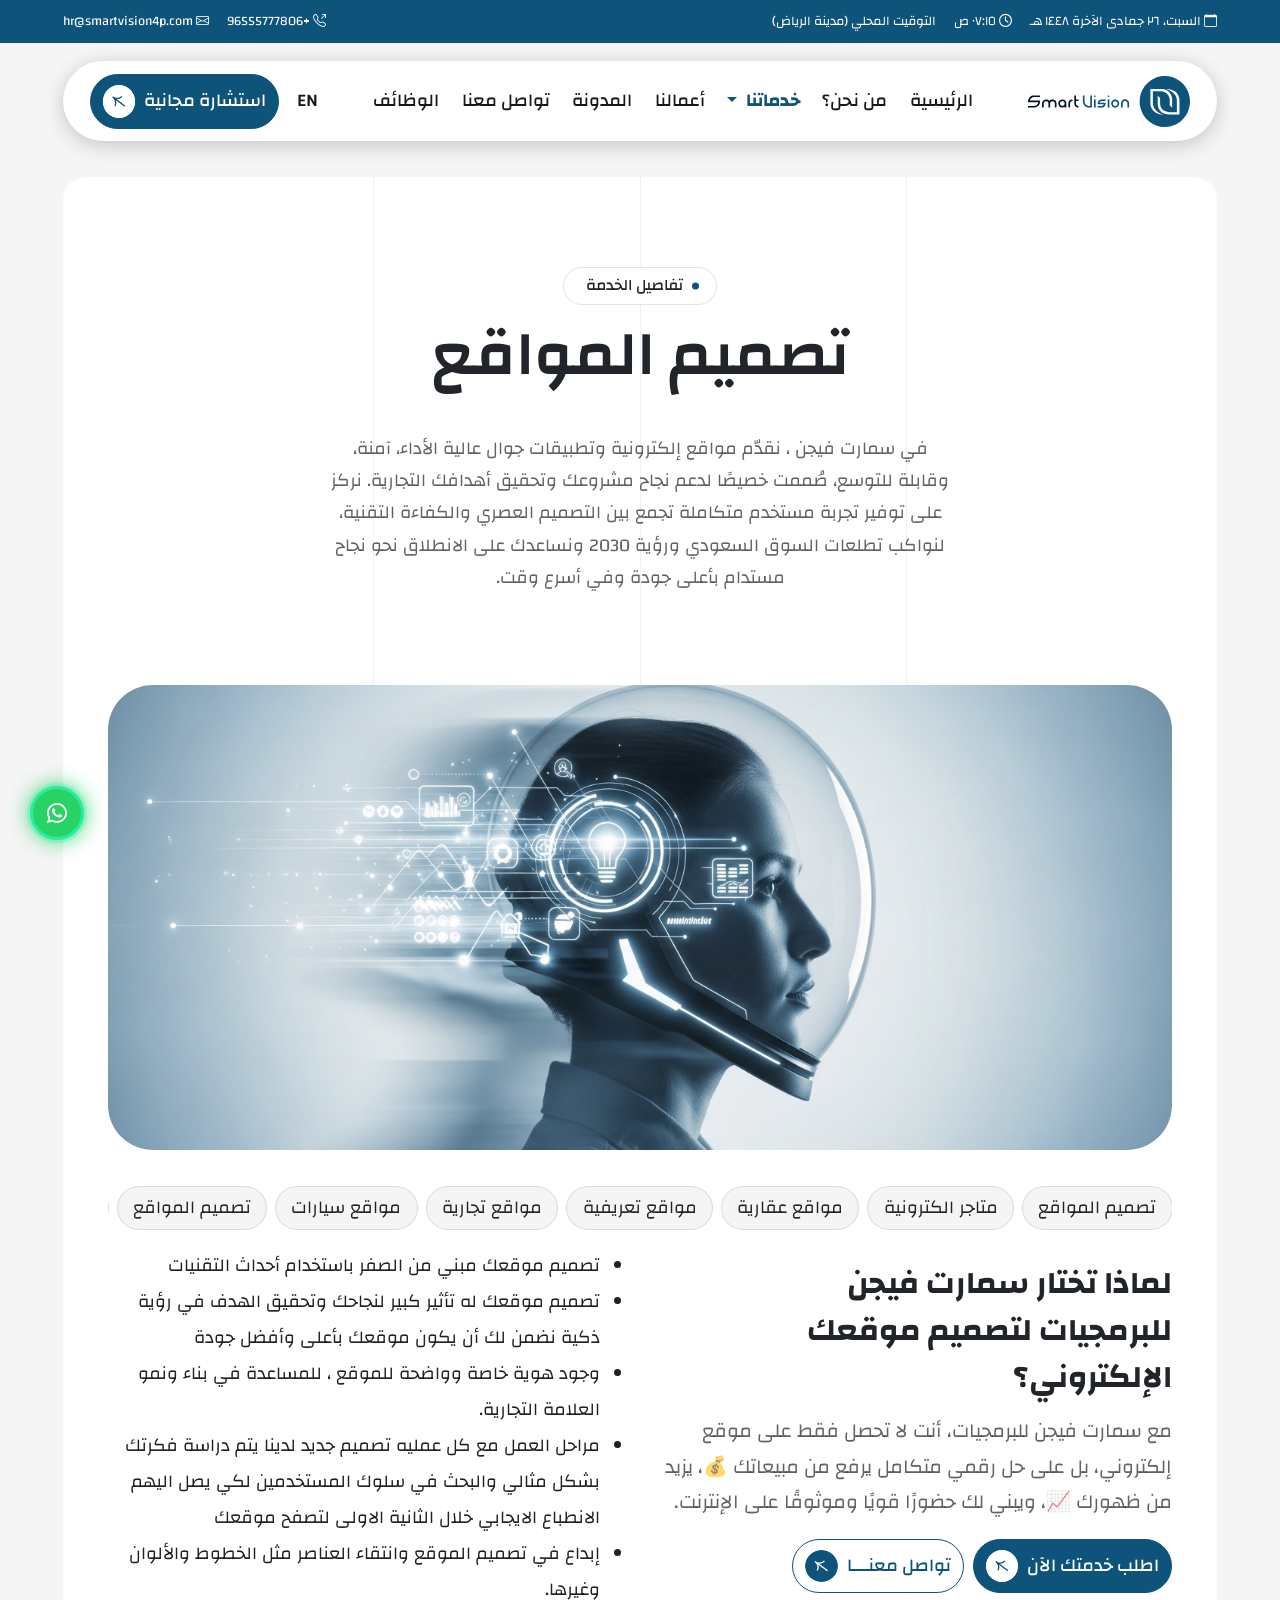
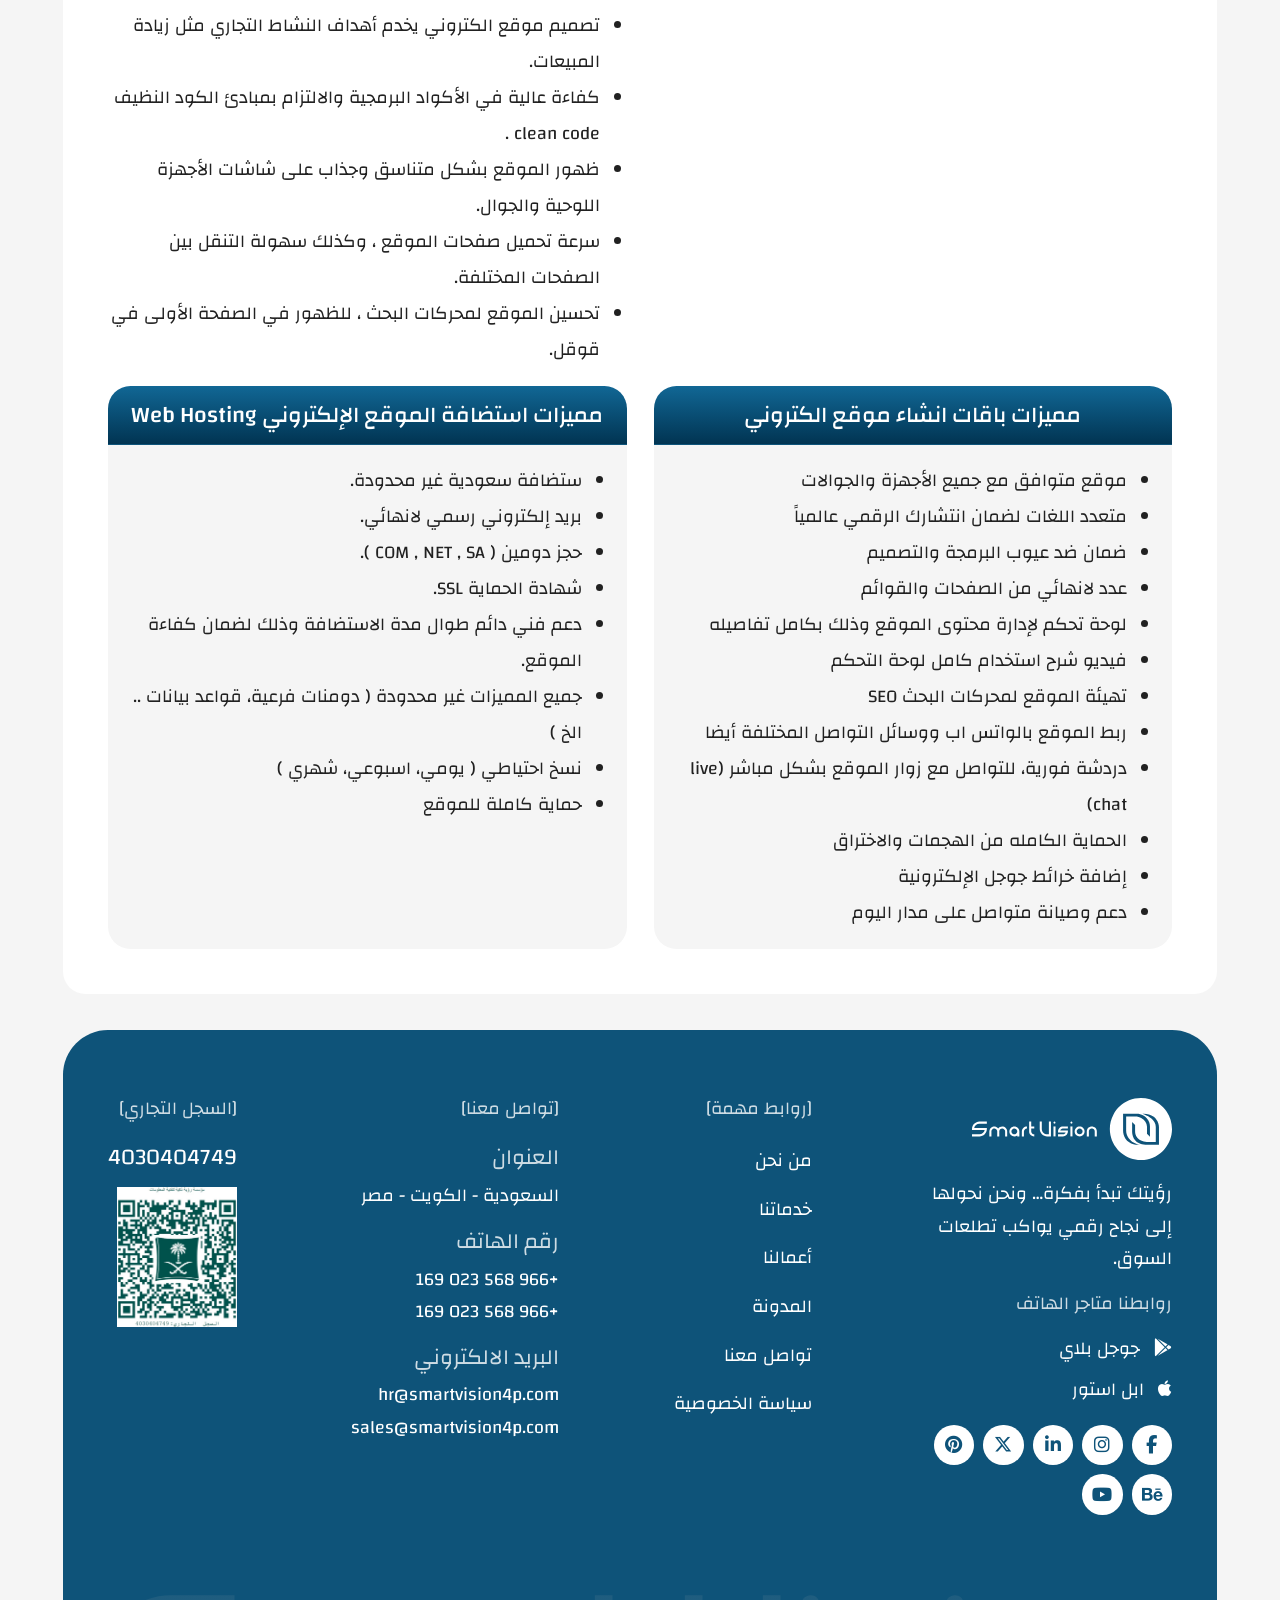
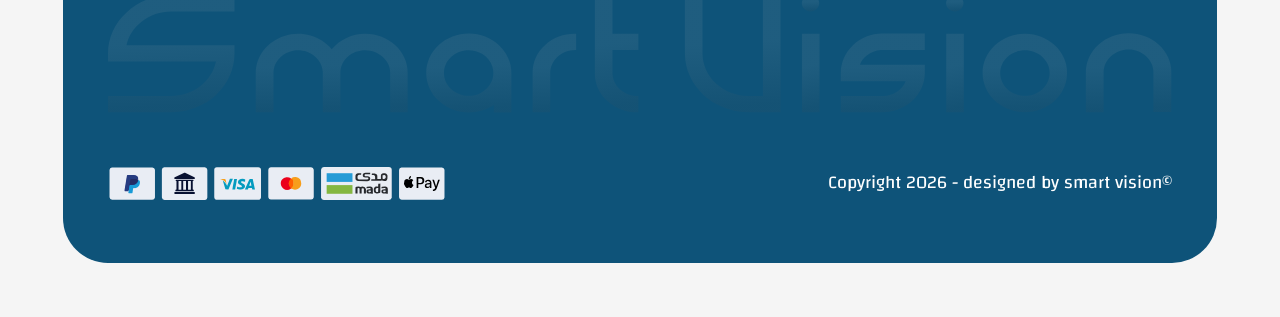
<file: service-details.html>
<!doctype html>
<html lang="ar" dir="rtl">
  <head>
    <meta charset="UTF-8" />
    <meta http-equiv="X-UA-Compatible" content="IE=edge" />
    <meta name="viewport" content="width=device-width, initial-scale=1.0" />
    <title>Smart Vision</title>
    <link rel="icon" href="images/fav_icon.svg" />

    <meta
      name="keywords"
      content="شركة تصميم مواقع إلكترونية, تصميم مواقع الإنترنت, تطوير المواقع الإلكترونية, تصميم مواقع متاجر إلكترونية, تطوير تطبيقات موبايل, تصميم مواقع احترافية, شركات برمجة المواقع, أفضل شركات تصميم المواقع, تصميم تطبيقات جوال, تصميم مواقع لشركات, حلول تصميم المواقع, تطوير واجهات المستخدم, تصميم مواقع وتسويق إلكتروني, برمجة تطبيقات الجوال, خدمات تطوير المواقع الإلكترونية, أفضل تصميم مواقع في الشرق الأوسط"
    />

    <meta
      name="description"
      content="شركة سعودية رائدة في تصميم وتطوير المواقع الإلكترونية والتطبيقات، نقدم حلولاً مبتكرة ومتطورة لعملائنا في مجال تصميم مواقع الإنترنت، تطوير التطبيقات، وتصميم المتاجر الإلكترونية. خدماتنا تركز على توفير أفضل التجارب الرقمية التي تواكب آخر التطورات في عالم التكنولوجيا."
    />

    <!-- Bootstrap  **== note: file needs to be changed according to the language ==**-->
    <link rel="stylesheet" href="css/bootstrap.rtl.min.css" />
    <!-- <link rel="stylesheet" href="css/bootstrap.min.css"> -->

    <!-- icons  -->
    <link
      rel="stylesheet"
      href="https://cdn.jsdelivr.net/npm/bootstrap-icons@1.13.1/font/bootstrap-icons.min.css"
    />
    <link
      rel="stylesheet"
      href="https://cdnjs.cloudflare.com/ajax/libs/font-awesome/6.7.1/css/all.min.css"
      integrity="sha512-5Hs3dF2AEPkpNAR7UiOHba+lRSJNeM2ECkwxUIxC1Q/FLycGTbNapWXB4tP889k5T5Ju8fs4b1P5z/iB4nMfSQ=="
      crossorigin="anonymous"
      referrerpolicy="no-referrer"
    />

    <!--  slider -->
    <link
      rel="stylesheet"
      href="https://cdn.jsdelivr.net/npm/swiper@11/swiper-bundle.min.css"
    />

    <link
      rel="stylesheet"
      href="https://cdnjs.cloudflare.com/ajax/libs/animate.css/4.1.1/animate.min.css"
      integrity="sha512-c42qTSw/wPZ3/5LBzD+Bw5f7bSF2oxou6wEb+I/lqeaKV5FDIfMvvRp772y4jcJLKuGUOpbJMdg/BTl50fJYAw=="
      crossorigin="anonymous"
      referrerpolicy="no-referrer"
    />

    <link rel="stylesheet" href="css/owl.carousel.min.css" />
    <link rel="stylesheet" href="css/owl.theme.default.min.css" />

    <!-- custom css file link  -->
    <link rel="stylesheet" href="css/style.css" />
  </head>

  <body>
    <!-- go to up -->
    <div class="scrollUp" id="scrollUp">
      <a href="#" aria-label="go to page up">
        <i class="fa-solid fa-chevron-up"></i>
      </a>
    </div>

    <!-- fixed whatsapp icon -->
    <div class="scrollUp whatsapp">
      <a
        href="https://api.whatsapp.com/send?phone=966568023169"
        target="_blank"
        aria-label="تواصل معنا عن الواتساب"
      >
        <i class="bi bi-whatsapp"></i>
      </a>
    </div>

    <!-- ramadan intro  -->
    <!-- <canvas id="canvas"></canvas> -->

    <!-- navbar -->
    <header>
      <!-- Top Navigation -->
      <div
        class="top-nav position-relative d-none d-md-block mb-3 wow animate__fadeInDown"
        data-wow-duration="1s"
      >
        <div
          class="container-fluid position-relative z-3 d-flex align-items-center justify-content-between text-white"
        >
          <div class="date-time">
            <div class="date">
              <i class="bi bi-calendar"></i>
              <time id="hijriDate"></time>
            </div>

            <div class="time">
              <i class="fa-regular fa-clock"></i>
              <time id="liveTime"></time>
            </div>

            <div class="zone">
              التوقيت المحلي
              <span>(مدينة الرياض)</span>
            </div>
          </div>
          <div class="contacts">
            <div class="phone">
              <a href="tel:+96555777806" aria-label="Call us at +96555777806">
                <i class="bi bi-telephone-outbound"></i>
                +96555777806
              </a>
            </div>
            <div class="email">
              <a
                href="mailto:hr@smartvision4p.com"
                aria-label="Send an email to hr@smartvision4p.com"
              >
                <i class="bi bi-envelope"></i>
                hr@smartvision4p.com
              </a>
            </div>
          </div>
        </div>
      </div>
      <!-- Navbar -->
      <nav
        id="mainNav"
        class="navbar navbar-expand-lg navbar-light top-0 wow animate__fadeInDown"
        data-wow-duration="1.5s"
        data-bs-theme="light"
      >
        <div class="container-fluid">
          <div class="navbar-wrapper">
            <button
              class="navbar-toggler"
              type="button"
              data-bs-toggle="collapse"
              data-bs-target="#navbarSupportedContent"
              aria-controls="navbarSupportedContent"
              aria-expanded="false"
              aria-label="Toggle navigation"
            >
              <span class="navbar-toggler-icon"></span>
            </button>
            <a class="navbar-brand m-0" href="index.html">
              <img src="images/logo.svg" alt="Smart Vision logo" />
            </a>
            <div
              class="collapse navbar-collapse justify-content-between align-items-center"
              id="navbarSupportedContent"
            >
              <ul class="navbar-nav mb-2 mb-lg-0">
                <li class="nav-item">
                  <a
                    class="nav-link"
                    aria-current="page"
                    aria-label="Go to home page"
                    href="index.html"
                  >
                    الرئيسية
                  </a>
                </li>
                <li class="nav-item">
                  <a
                    class="nav-link"
                    href="about.html"
                    aria-label="Learn more about us"
                  >
                    من نحن؟
                  </a>
                </li>
                <li class="nav-item">
                  <div class="dropdown">
                    <button
                      class="nav-link active bg-transparent dropdown-toggle"
                      type="button"
                      data-bs-toggle="dropdown"
                      aria-expanded="false"
                    >
                      خدماتنا
                    </button>
                    <ul class="dropdown-menu">
                      <li>
                        <a
                          class="dropdown-item active"
                          href="service-details.html"
                          >تصميم المواقع</a
                        >
                      </li>
                      <li>
                        <a class="dropdown-item" href="service-details.html"
                          >تصميم المتاجر الالكترونية</a
                        >
                      </li>
                      <li>
                        <a class="dropdown-item" href="service-details.html"
                          >برمجة تطبيقات الجوال</a
                        >
                      </li>
                      <li>
                        <a class="dropdown-item" href="service-details.html"
                          >أنشاء هوية تجارية</a
                        >
                      </li>
                      <li>
                        <a class="dropdown-item" href="service-details.html"
                          >التسويق من خلال محركات البحث</a
                        >
                      </li>
                      <li>
                        <a class="dropdown-item" href="service-details.html"
                          >فيديو الموشن جرافيك</a
                        >
                      </li>
                      <li>
                        <a class="dropdown-item" href="service-details.html"
                          >كتابة واضافة المحتوى</a
                        >
                      </li>
                      <li>
                        <a class="dropdown-item" href="service-details.html"
                          >دعم فني للمواقع الالكترونية</a
                        >
                      </li>
                    </ul>
                  </div>
                </li>
                <li class="nav-item">
                  <a
                    class="nav-link"
                    href="projects.html"
                    aria-label="View our projects"
                  >
                    أعمالنا
                  </a>
                </li>
                <li class="nav-item">
                  <a
                    class="nav-link"
                    href="blogs.html"
                    aria-label="Read our latest blogs"
                  >
                    المدونة
                  </a>
                </li>
                <li class="nav-item">
                  <a
                    class="nav-link"
                    href="contact.html"
                    aria-label="Contact us for inquiries"
                  >
                    تواصل معنا
                  </a>
                </li>
                <li class="nav-item">
                  <a
                    class="nav-link"
                    href="jobs.html"
                    aria-label="Contact us for inquiries"
                  >
                    الوظائف
                  </a>
                </li>
              </ul>
              <ul class="Request-project d-flex align-items-center gap-2">
                <li class="nav-item">
                  <a
                    href="#"
                    class="nav-link main"
                    id="lang"
                    aria-label="Switch to English"
                  >
                    EN
                  </a>
                </li>
                <li class="separator d-none d-lg-flex align-items-center"></li>

                <li class="nav-item">
                  <a
                    class="nav-link"
                    href="request-project.html"
                    aria-label="Request your project"
                  >
                    <span class="main-btn">
                      <span> استشارة مجانية </span>

                      <img
                        src="images/icons/arrow.svg"
                        alt="arrow right icon"
                      />
                    </span>
                  </a>
                </li>
              </ul>
            </div>
          </div>
        </div>
      </nav>
    </header>

    <section>
      <div class="container-fluid">
        <div class="card-wrapper">
          <!-- breadcrumb Section -->
          <div class="breadcrumbs">
            <div class="breadcrumb-wrapper">
              <div class="overlay">
                <div class="ln"></div>
                <div class="ln"></div>
                <div class="ln"></div>
              </div>
              <div class="breadcrumb-cnt">
                <div class="title text-center mb-md-5 mb-4">
                  <small
                    class="secName mx-auto mb-4 wow animate__fadeInDown"
                    data-wow-duration="1s"
                  >
                    تفاصيل الخدمة
                  </small>
                  <!-- serv name -->
                  <h1
                    class="secTitle wow animate__fadeInUp"
                    data-wow-duration="1s"
                  >
                    تصميم المواقع
                  </h1>
                </div>
                <div class="col-lg-7 col-md-11 text-center mx-auto">
                  <p>
                    في سمارت فيجن ، نقدّم مواقع إلكترونية وتطبيقات جوال عالية
                    الأداء، آمنة، وقابلة للتوسع، صُممت خصيصًا لدعم نجاح مشروعك
                    وتحقيق أهدافك التجارية. نركز على توفير تجربة مستخدم متكاملة
                    تجمع بين التصميم العصري والكفاءة التقنية، لنواكب تطلعات
                    السوق السعودي ورؤية 2030 ونساعدك على الانطلاق نحو نجاح
                    مستدام بأعلى جودة وفي أسرع وقت.
                  </p>
                </div>
              </div>
            </div>
          </div>
          <!-- serv details -->
          <div class="serv_details">
            <div class="card-wrapper-img">
              <img src="images/serv.png" class="mb-2" alt="" />
            </div>
            <div class="categories tags pb-3">
              <div class="owl-carousel">
                <div class="item">
                  <a href="">تصميم المواقع</a>
                </div>
                <div class="item">
                  <a href="">متاجر الكترونية</a>
                </div>
                <div class="item">
                  <a href="">مواقع عقارية</a>
                </div>
                <div class="item">
                  <a href="">مواقع تعريفية</a>
                </div>
                <div class="item">
                  <a href="">مواقع تجارية</a>
                </div>
                <div class="item">
                  <a href="">مواقع سيارات</a>
                </div>
              </div>
            </div>
            <div class="row g-4 mb-3">
              <div class="col-md-6">
                <div class="why_us">
                  <h2
                    class="secTitle fs-3 wow animate__fadeInDown"
                    data-wow-duration="1s"
                  >
                    لماذا تختار سمارت فيجن للبرمجيات لتصميم موقعك الإلكتروني؟
                  </h2>
                  <div class="why_txt">
                    <p>
                      مع سمارت فيجن للبرمجيات، أنت لا تحصل فقط على موقع
                      إلكتروني، بل على حل رقمي متكامل يرفع من مبيعاتك 💰، يزيد
                      من ظهورك 📈، ويبني لك حضورًا قويًا وموثوقًا على الإنترنت.
                    </p>
                  </div>
                  <div
                    class="btn-group w-100 flex-wrap mt-3 gap-2 wow animate__fadeInUp"
                    data-wow-duration="1s"
                  >
                    <a
                      href="https://api.whatsapp.com/send?phone=966568023169&text=مرحبًا، أرغب في طلب خدمة تصميم موقع إلكتروني من سمارت فيجن للبرمجيات."
                      class="main-btn col-md-auto col-12"
                      aria-label="Request your service now"
                    >
                      <span> اطلب خدمتك الآن </span>
                      <img
                        src="images/icons/arrow.svg"
                        alt="arrow right icon"
                      />
                    </a>
                    <a
                      href="contact.html"
                      class="main-outline-btn col-md-auto col-12"
                      aria-label="Contact us for more information"
                    >
                      <span> تواصل معنــــا  </span>
                      <img
                        src="images/icons/arrow-blue.svg"
                        alt="arrow right icon"
                      />
                    </a>
                  </div>
                </div>
              </div>
              <div class="col-md-6">
                <div class="list">
                  <ul>
                    <li>
                      <span
                        >تصميم موقعك مبني من الصفر باستخدام أحداث التقنيات</span
                      >
                    </li>
                    <li>
                      <span
                        >تصميم موقعك له تأثير كبير لنجاحك وتحقيق الهدف في رؤية
                        ذكية نضمن لك أن يكون موقعك بأعلى وأفضل جودة</span
                      >
                    </li>
                    <li>
                      <span
                        >وجود هوية خاصة وواضحة للموقع ، للمساعدة في بناء ونمو
                        العلامة التجارية.</span
                      >
                    </li>
                    <li>
                      <span
                        >مراحل العمل مع كل عمليه تصميم جديد لدينا يتم دراسة
                        فكرتك بشكل مثالي والبحث في سلوك المستخدمين لكي يصل اليهم
                        الانطباع الايجابي خلال الثانية الاولى لتصفح موقعك</span
                      >
                    </li>
                    <li>
                      <span
                        >إبداع في تصميم الموقع وانتقاء العناصر مثل الخطوط
                        والألوان وغيرها.</span
                      >
                    </li>
                    <li>
                      <span
                        >تصميم موقع الكتروني يخدم أهداف النشاط التجاري مثل زيادة
                        المبيعات.</span
                      >
                    </li>
                    <li>
                      <span
                        >كفاءة عالية في الأكواد البرمجية والالتزام بمبادئ الكود
                        النظيف clean code .</span
                      >
                    </li>
                    <li>
                      <span
                        >ظهور الموقع بشكل متناسق وجذاب على شاشات الأجهزة اللوحية
                        والجوال.</span
                      >
                    </li>
                    <li>
                      <span
                        >سرعة تحميل صفحات الموقع ، وكذلك سهولة التنقل بين
                        الصفحات المختلفة.</span
                      >
                    </li>
                    <li>
                      <span
                        >تحسين الموقع لمحركات البحث ، للظهور في الصفحة الأولى في
                        قوقل.</span
                      >
                    </li>
                  </ul>
                </div>
              </div>
            </div>

            <div class="row g-4">
              <div class="col-md-6">
                <div class="card">
                  <div class="card-header">
                    <p class="fs-5 text-center">
                      مميزات باقات انشاء موقع الكتروني
                    </p>
                  </div>
                  <div class="card-body list">
                    <ul>
                      <li>
                        <span>موقع متوافق مع جميع الأجهزة والجوالات</span>
                      </li>
                      <li>
                        <span>متعدد اللغات لضمان انتشارك الرقمي عالمياً</span>
                      </li>
                      <li>
                        <span>ضمان ضد عيوب البرمجة والتصميم</span>
                      </li>
                      <li>
                        <span>عدد لانهائي من الصفحات والقوائم</span>
                      </li>
                      <li>
                        <span
                          >لوحة تحكم لإدارة محتوى الموقع وذلك بكامل
                          تفاصيله</span
                        >
                      </li>
                      <li>
                        <span>فيديو شرح استخدام كامل لوحة التحكم</span>
                      </li>
                      <li>
                        <span>تهيئة الموقع لمحركات البحث SEO</span>
                      </li>
                      <li>
                        <span
                          >ربط الموقع بالواتس اب ووسائل التواصل المختلفة
                          أيضا</span
                        >
                      </li>
                      <li>
                        <span
                          >دردشة فورية، للتواصل مع زوار الموقع بشكل مباشر (live
                          chat)</span
                        >
                      </li>
                      <li>
                        <span>الحماية الكامله من الهجمات والاختراق</span>
                      </li>
                      <li>
                        <span>إضافة خرائط جوجل الإلكترونية</span>
                      </li>
                      <li>
                        <span>دعم وصيانة متواصل على مدار اليوم</span>
                      </li>
                    </ul>
                  </div>
                </div>
              </div>
              <div class="col-md-6">
                <div class="card">
                  <div class="card-header">
                    <p class="fs-5 text-center">
                      مميزات استضافة الموقع الإلكتروني Web Hosting
                    </p>
                  </div>
                  <div class="card-body list">
                    <ul>
                      <li>
                        <span>ستضافة سعودية غير محدودة.</span>
                      </li>
                      <li>
                        <span>بريد إلكتروني رسمي لانهائي.</span>
                      </li>
                      <li>
                        <span>حجز دومين ( COM , NET , SA ).</span>
                      </li>
                      <li>
                        <span>شهادة الحماية SSL.</span>
                      </li>
                      <li>
                        <span
                          >دعم فني دائم طوال مدة الاستضافة وذلك لضمان كفاءة
                          الموقع.</span
                        >
                      </li>
                      <li>
                        <span
                          >جميع المميزات غير محدودة ( دومنات فرعية، قواعد بيانات
                          .. الخ )</span
                        >
                      </li>
                      <li>
                        <span>نسخ احتياطي ( يومي، اسبوعي، شهري )</span>
                      </li>
                      <li>
                        <span>حماية كاملة للموقع</span>
                      </li>
                    </ul>
                  </div>
                </div>
              </div>
            </div>
          </div>
        </div>
      </div>
    </section>
    <!-- footer -->
    <footer>
      <div class="container-fluid">
        <div class="footer-wrapper wow animate__fadeIn" data-wow-duration="3s">
          <!-- القسم العلوي من الفوتر -->
          <div class="main-footer">
            <div class="row gy-4 justify-content-between">
              <!-- شعار الشركة ومعلومات عامة -->
              <div class="col-lg-3">
                <div class="logo">
                  <a href="index.html" aria-label="Go to home page">
                    <img
                      class="footer-brand"
                      src="images/logo.svg"
                      alt="Smart Vision logo"
                    />
                  </a>
                  <p class="my-3">
                    رؤيتك تبدأ بفكرة… ونحن نحولها إلى نجاح رقمي يواكب تطلعات
                    السوق.
                  </p>
                  <div>
                    <h5 class="footer-heading my-md-3">روابطنا متاجر الهاتف</h5>
                    <ul class="apps-icons my-3 d-flex flex-column gap-2">
                      <li>
                        <a
                          href="https://play.google.com/store/apps/dev?id=8697678374869740936"
                          target="_blank"
                          aria-label="Google Play"
                        >
                          <i class="fa-brands fa-google-play me-2"></i>
                          <span>جوجل بلاي</span>
                        </a>
                      </li>
                      <li>
                        <a
                          href="https://apps.apple.com/eg/developer/amir-nageh/id1497851425"
                          target="_blank"
                          aria-label="Apple Store"
                        >
                          <i class="fa-brands fa-apple me-2"></i>
                          <span>ابل استور</span>
                        </a>
                      </li>
                    </ul>
                  </div>
                  <nav aria-label="Social Media Links">
                    <ul class="social-icons">
                      <li>
                        <a
                          href="https://www.facebook.com/smartvision4p.eg"
                          target="_blank"
                          aria-label="Visit our Facebook page"
                        >
                          <i class="fa-brands fa-facebook-f"></i>
                        </a>
                      </li>
                      <li>
                        <a
                          href="https://www.instagram.com/smartvision.group"
                          target="_blank"
                          aria-label="Visit our Instagram page"
                        >
                          <i class="fa-brands fa-instagram"></i>
                        </a>
                      </li>
                      <li>
                        <a
                          href="https://www.linkedin.com/in/smartvision4p-%D8%B4%D8%B1%D9%83%D8%A9-%D8%A8%D8%B1%D9%85%D8%AC%D8%A9-a4627720a/"
                          target="_blank"
                          aria-label="Visit our LinkedIn page"
                        >
                          <i class="fa-brands fa-linkedin-in"></i>
                        </a>
                      </li>
                      <li>
                        <a
                          href="https://x.com/SmartVision4p"
                          target="_blank"
                          aria-label="Visit our X Twitter page"
                        >
                          <i class="fa-brands fa-x-twitter"></i>
                        </a>
                      </li>
                      <li>
                        <a
                          href="https://www.pinterest.com/smartvision860/_created/"
                          target="_blank"
                          aria-label="Visit our pinterest page"
                        >
                          <i class="fa-brands fa-pinterest"></i>
                        </a>
                      </li>
                      <li>
                        <a
                          href="https://www.behance.net/SmArtVision44p"
                          target="_blank"
                          aria-label="Visit our behance page"
                        >
                          <i class="fa-brands fa-behance"></i>
                        </a>
                      </li>
                      <li>
                        <a
                          href="https://www.youtube.com/@smartvision4p"
                          target="_blank"
                          aria-label="Visit our youtube chanel"
                        >
                          <i class="fa-brands fa-youtube"></i>
                        </a>
                      </li>
                    </ul>
                  </nav>
                </div>
              </div>

              <div class="col-12 col-md-4 col-lg-auto">
                <h4 class="footer-heading footer-pages-title">[روابط مهمة]</h4>
                <nav aria-label="Site Pages">
                  <ul>
                    <li>
                      <a href="about.html" aria-label="Learn more about us"
                        >من نحن</a
                      >
                    </li>
                    <li>
                      <a href="services.html" aria-label="Explore our services"
                        >خدماتنا</a
                      >
                    </li>
                    <li>
                      <a href="projects.html" aria-label="View our projects"
                        >أعمالنا</a
                      >
                    </li>
                    <li>
                      <a href="blogs.html" aria-label="Read our latest blogs"
                        >المدونة</a
                      >
                    </li>
                    <li>
                      <a
                        href="contact.html"
                        aria-label="Contact us for inquiries"
                        >تواصل معنا</a
                      >
                    </li>
                    <li>
                      <a
                        href="terms.html"
                        aria-label="View terms and conditions"
                        >سياسة الخصوصية</a
                      >
                    </li>
                  </ul>
                </nav>
              </div>
              <div class="col-12 col-md-4 col-lg-auto">
                <div class="d-flex gap-3 d-md-block">
                  <div>
                    <h4 class="footer-heading footer-contact-title">
                      [تواصل معنا]
                    </h4>
                    <nav aria-label="Contact Information">
                      <ul>
                        <li>
                          <h5>العنوان</h5>
                          <p>السعودية - الكويت - مصر</p>
                        </li>
                        <li>
                          <h5>رقم الهاتف</h5>
                          <a
                            href="tel:+966568023169"
                            aria-label="Call us at +966 568 023 169"
                          >
                            +966 568 023 169
                          </a>
                          <a
                            href="tel:+966568023169"
                            aria-label="Call us at +966 568 023 169"
                          >
                            +966 568 023 169
                          </a>
                        </li>
                        <li>
                          <h5>البريد الالكتروني</h5>
                          <a
                            href="mailto:hr@smartvision4p.com"
                            aria-label="Send an email to hr@smartvision4p.com"
                          >
                            hr@smartvision4p.com
                          </a>
                          <a
                            href="mailto:sales@smartvision4p.com"
                            aria-label="Send an email to sales@smartvision4p.com"
                          >
                            sales@smartvision4p.com
                          </a>
                        </li>
                      </ul>
                    </nav>
                  </div>
                </div>
              </div>
              <div class="col-12 col-md-4 col-lg-auto">
                <h4 class="footer-heading footer-links-title">
                  [السجل التجاري]
                </h4>
                <p class="cer_num">4030404749</p>
                <div class="approved d-flex align-items-center gap-3">
                  <img src="images/cer.png" alt="السجل التجاري" />
                </div>
              </div>
            </div>
          </div>

          <!-- القسم السفلي من الفوتر -->
          <div class="sub-footer py-3">
            <div
              class="d-flex flex-column-reverse flex-md-row gap-3 align-items-center justify-content-center justify-content-md-between"
            >
              <p>©Copyright 2026 - designed by smart vision </p>
              <div class="payment-images">
                <img
                  src="images/footer-card.svg"
                  alt="Available payment methods include PayPal, Mada, Mastercard, Visa, Apple Pay, and bank transfer"
                />
              </div>
            </div>
          </div>
        </div>
      </div>
    </footer>

    <!-- jquery script -->
    <script src="js/jquery-3.6.0.min.js"></script>

    <!-- bootstrap script -->
    <script src="js/bootstrap.bundle.min.js"></script>

    <!-- slider -->
    <script src="https://cdn.jsdelivr.net/npm/swiper@11/swiper-bundle.min.js"></script>
    <script src="js/owl.carousel.min.js"></script>

    <!-- WOW -->
    <script src="js/wow.min.js"></script>

    <!-- custom js file link  -->
    <script src="js/script.js"></script>
  </body>
</html>
</file>
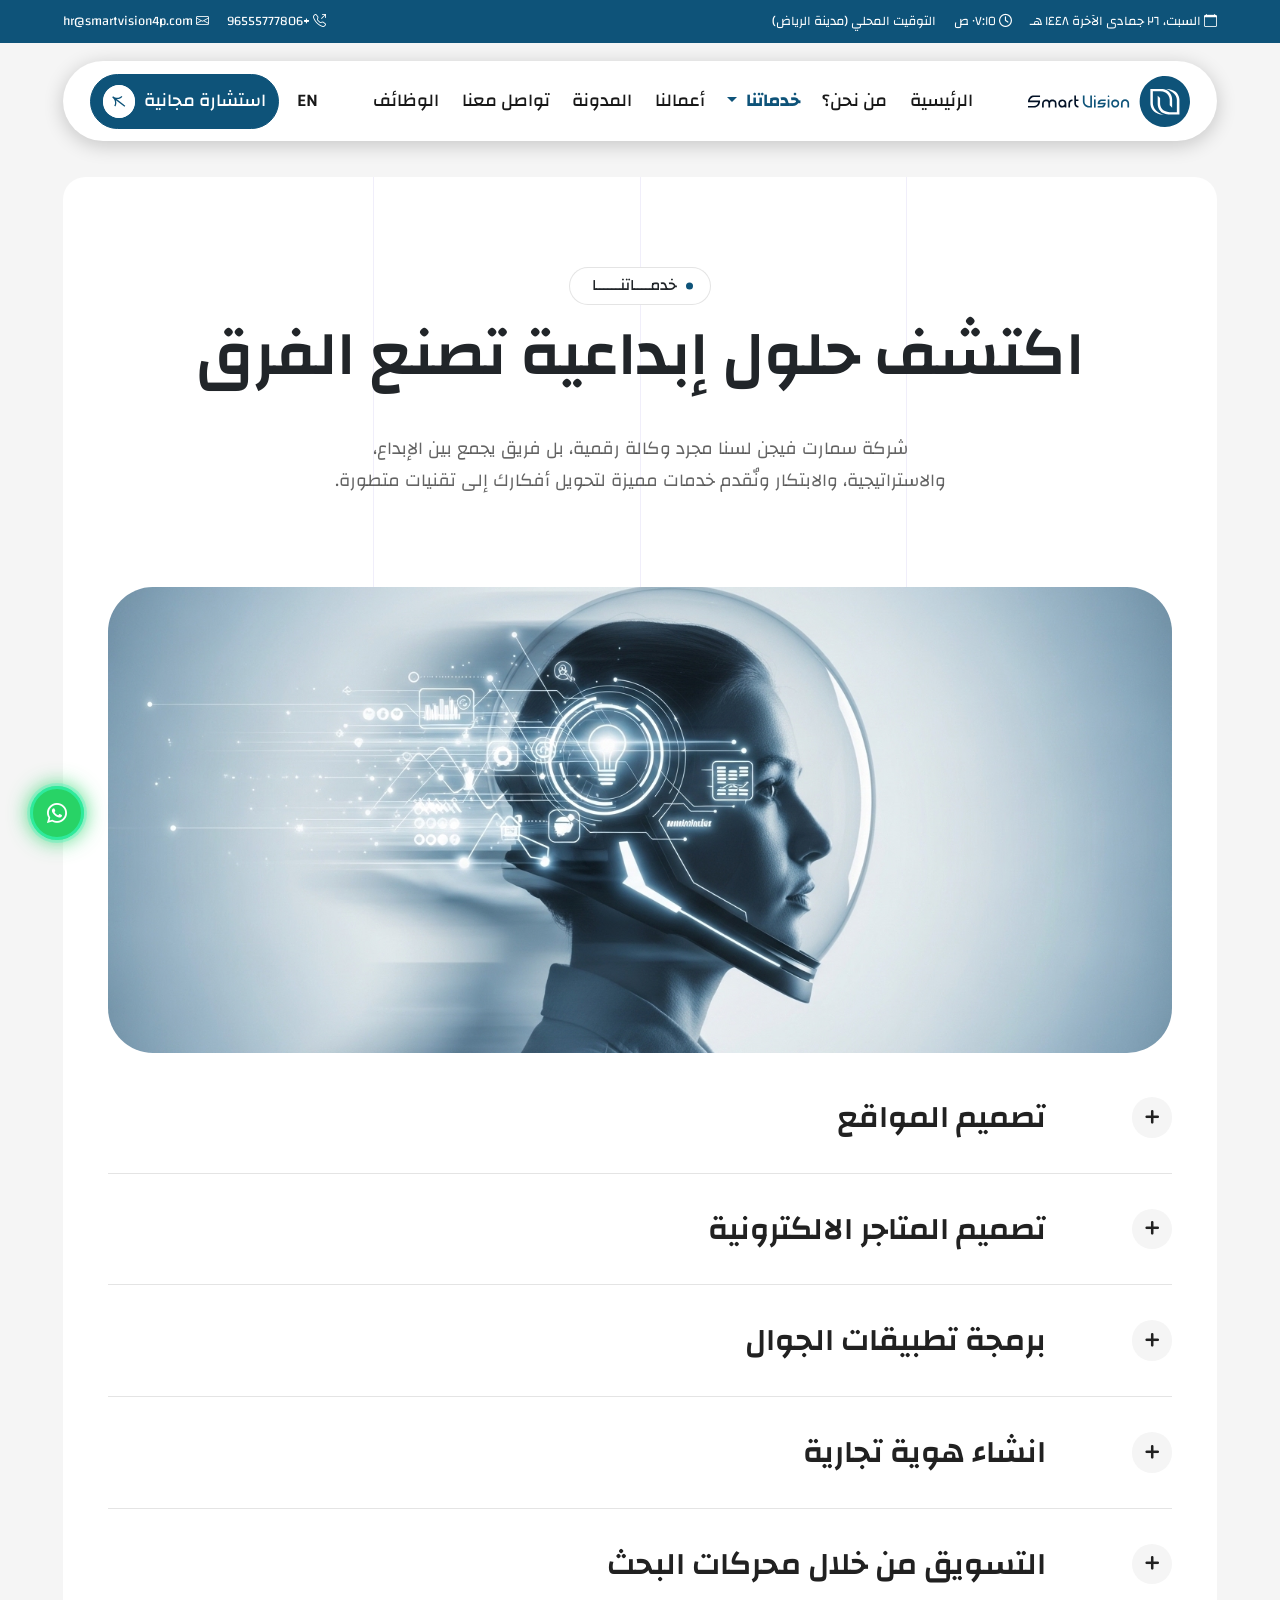
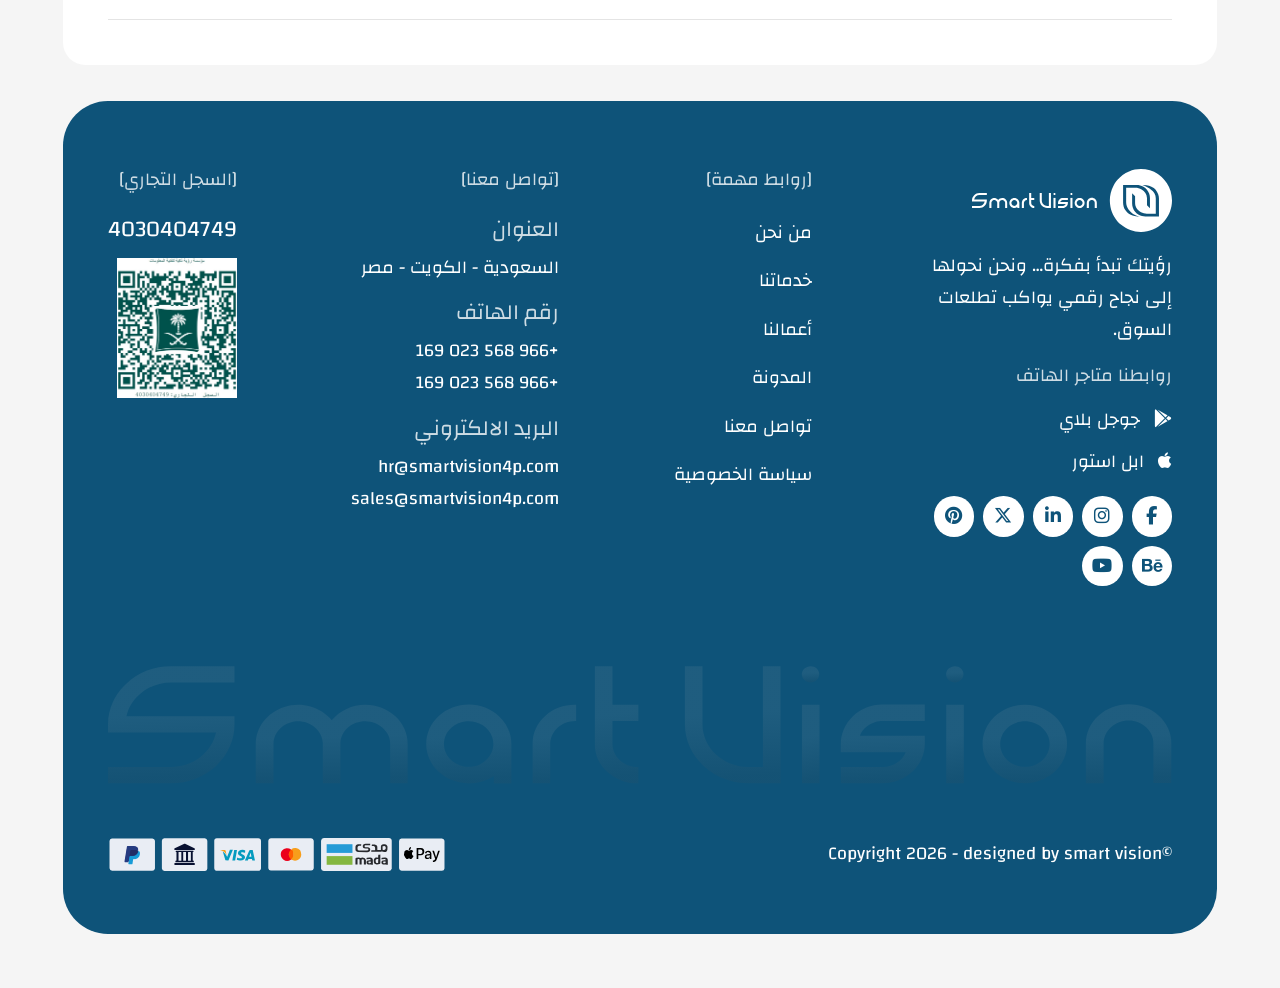
<file: services.html>
<!doctype html>
<html lang="ar" dir="rtl">
  <head>
    <meta charset="UTF-8" />
    <meta http-equiv="X-UA-Compatible" content="IE=edge" />
    <meta name="viewport" content="width=device-width, initial-scale=1.0" />
    <title>Smart Vision</title>
    <link rel="icon" href="images/fav_icon.svg" />

    <meta
      name="keywords"
      content="شركة تصميم مواقع إلكترونية, تصميم مواقع الإنترنت, تطوير المواقع الإلكترونية, تصميم مواقع متاجر إلكترونية, تطوير تطبيقات موبايل, تصميم مواقع احترافية, شركات برمجة المواقع, أفضل شركات تصميم المواقع, تصميم تطبيقات جوال, تصميم مواقع لشركات, حلول تصميم المواقع, تطوير واجهات المستخدم, تصميم مواقع وتسويق إلكتروني, برمجة تطبيقات الجوال, خدمات تطوير المواقع الإلكترونية, أفضل تصميم مواقع في الشرق الأوسط"
    />

    <meta
      name="description"
      content="شركة سعودية رائدة في تصميم وتطوير المواقع الإلكترونية والتطبيقات، نقدم حلولاً مبتكرة ومتطورة لعملائنا في مجال تصميم مواقع الإنترنت، تطوير التطبيقات، وتصميم المتاجر الإلكترونية. خدماتنا تركز على توفير أفضل التجارب الرقمية التي تواكب آخر التطورات في عالم التكنولوجيا."
    />

    <!-- Bootstrap  **== note: file needs to be changed according to the language ==**-->
    <link rel="stylesheet" href="css/bootstrap.rtl.min.css" />
    <!-- <link rel="stylesheet" href="css/bootstrap.min.css"> -->

    <!-- icons  -->
    <link
      rel="stylesheet"
      href="https://cdn.jsdelivr.net/npm/bootstrap-icons@1.13.1/font/bootstrap-icons.min.css"
    />
    <link
      rel="stylesheet"
      href="https://cdnjs.cloudflare.com/ajax/libs/font-awesome/6.7.1/css/all.min.css"
      integrity="sha512-5Hs3dF2AEPkpNAR7UiOHba+lRSJNeM2ECkwxUIxC1Q/FLycGTbNapWXB4tP889k5T5Ju8fs4b1P5z/iB4nMfSQ=="
      crossorigin="anonymous"
      referrerpolicy="no-referrer"
    />

    <!--  slider -->
    <link
      rel="stylesheet"
      href="https://cdn.jsdelivr.net/npm/swiper@11/swiper-bundle.min.css"
    />

    <link
      rel="stylesheet"
      href="https://cdnjs.cloudflare.com/ajax/libs/animate.css/4.1.1/animate.min.css"
      integrity="sha512-c42qTSw/wPZ3/5LBzD+Bw5f7bSF2oxou6wEb+I/lqeaKV5FDIfMvvRp772y4jcJLKuGUOpbJMdg/BTl50fJYAw=="
      crossorigin="anonymous"
      referrerpolicy="no-referrer"
    />

    <link rel="stylesheet" href="css/owl.carousel.min.css" />
    <link rel="stylesheet" href="css/owl.theme.default.min.css" />

    <!-- custom css file link  -->
    <link rel="stylesheet" href="css/style.css" />
  </head>

  <body>
    <!-- go to up -->
    <div class="scrollUp" id="scrollUp">
      <a href="#" aria-label="go to page up">
        <i class="fa-solid fa-chevron-up"></i>
      </a>
    </div>

    <!-- fixed whatsapp icon -->
    <div class="scrollUp whatsapp">
      <a
        href="https://api.whatsapp.com/send?phone=966568023169"
        target="_blank"
        aria-label="تواصل معنا عن الواتساب"
      >
        <i class="bi bi-whatsapp"></i>
      </a>
    </div>

    <!-- ramadan intro  -->
    <!-- <canvas id="canvas"></canvas> -->

    <!-- navbar -->
    <header>
      <!-- Top Navigation -->
      <div
        class="top-nav position-relative d-none d-md-block mb-3 wow animate__fadeInDown"
        data-wow-duration="1s"
      >
        <div
          class="container-fluid position-relative z-3 d-flex align-items-center justify-content-between text-white"
        >
          <div class="date-time">
            <div class="date">
              <i class="bi bi-calendar"></i>
              <time id="hijriDate"></time>
            </div>

            <div class="time">
              <i class="fa-regular fa-clock"></i>
              <time id="liveTime"></time>
            </div>

            <div class="zone">
              التوقيت المحلي
              <span>(مدينة الرياض)</span>
            </div>
          </div>
          <div class="contacts">
            <div class="phone">
              <a href="tel:+96555777806" aria-label="Call us at +96555777806">
                <i class="bi bi-telephone-outbound"></i>
                +96555777806
              </a>
            </div>
            <div class="email">
              <a
                href="mailto:hr@smartvision4p.com"
                aria-label="Send an email to hr@smartvision4p.com"
              >
                <i class="bi bi-envelope"></i>
                hr@smartvision4p.com
              </a>
            </div>
          </div>
        </div>
      </div>
      <!-- Navbar -->
      <nav
        id="mainNav"
        class="navbar navbar-expand-lg navbar-light top-0 wow animate__fadeInDown"
        data-wow-duration="1.5s"
        data-bs-theme="light"
      >
        <div class="container-fluid">
          <div class="navbar-wrapper">
            <button
              class="navbar-toggler"
              type="button"
              data-bs-toggle="collapse"
              data-bs-target="#navbarSupportedContent"
              aria-controls="navbarSupportedContent"
              aria-expanded="false"
              aria-label="Toggle navigation"
            >
              <span class="navbar-toggler-icon"></span>
            </button>
            <a class="navbar-brand m-0" href="index.html">
              <img src="images/logo.svg" alt="Smart Vision logo" />
            </a>
            <div
              class="collapse navbar-collapse justify-content-between align-items-center"
              id="navbarSupportedContent"
            >
              <ul class="navbar-nav mb-2 mb-lg-0">
                <li class="nav-item">
                  <a
                    class="nav-link"
                    aria-current="page"
                    aria-label="Go to home page"
                    href="index.html"
                  >
                    الرئيسية
                  </a>
                </li>
                <li class="nav-item">
                  <a
                    class="nav-link"
                    href="about.html"
                    aria-label="Learn more about us"
                  >
                    من نحن؟
                  </a>
                </li>
                <li class="nav-item">
                  <div class="dropdown">
                    <button
                      class="nav-link active bg-transparent dropdown-toggle"
                      type="button"
                      data-bs-toggle="dropdown"
                      aria-expanded="false"
                    >
                      خدماتنا
                    </button>
                    <ul class="dropdown-menu">
                      <li>
                        <a class="dropdown-item" href="service-details.html"
                          >تصميم المواقع</a
                        >
                      </li>
                      <li>
                        <a class="dropdown-item" href="service-details.html"
                          >تصميم المتاجر الالكترونية</a
                        >
                      </li>
                      <li>
                        <a class="dropdown-item" href="service-details.html"
                          >برمجة تطبيقات الجوال</a
                        >
                      </li>
                      <li>
                        <a class="dropdown-item" href="service-details.html"
                          >أنشاء هوية تجارية</a
                        >
                      </li>
                      <li>
                        <a class="dropdown-item" href="service-details.html"
                          >التسويق من خلال محركات البحث</a
                        >
                      </li>
                      <li>
                        <a class="dropdown-item" href="service-details.html"
                          >فيديو الموشن جرافيك</a
                        >
                      </li>
                      <li>
                        <a class="dropdown-item" href="service-details.html"
                          >كتابة واضافة المحتوى</a
                        >
                      </li>
                      <li>
                        <a class="dropdown-item" href="service-details.html"
                          >دعم فني للمواقع الالكترونية</a
                        >
                      </li>
                    </ul>
                  </div>
                </li>
                <li class="nav-item">
                  <a
                    class="nav-link"
                    href="projects.html"
                    aria-label="View our projects"
                  >
                    أعمالنا
                  </a>
                </li>
                <li class="nav-item">
                  <a
                    class="nav-link"
                    href="blogs.html"
                    aria-label="Read our latest blogs"
                  >
                    المدونة
                  </a>
                </li>
                <li class="nav-item">
                  <a
                    class="nav-link"
                    href="contact.html"
                    aria-label="Contact us for inquiries"
                  >
                    تواصل معنا
                  </a>
                </li>
                <li class="nav-item">
                  <a
                    class="nav-link"
                    href="jobs.html"
                    aria-label="Contact us for inquiries"
                  >
                    الوظائف
                  </a>
                </li>
              </ul>
              <ul class="Request-project d-flex align-items-center gap-2">
                <li class="nav-item">
                  <a
                    href="#"
                    class="nav-link main"
                    id="lang"
                    aria-label="Switch to English"
                  >
                    EN
                  </a>
                </li>
                <li class="separator d-none d-lg-flex align-items-center"></li>

                <li class="nav-item">
                  <a
                    class="nav-link"
                    href="request-project.html"
                    aria-label="Request your project"
                  >
                    <span class="main-btn">
                      <span> استشارة مجانية </span>

                      <img
                        src="images/icons/arrow.svg"
                        alt="arrow right icon"
                      />
                    </span>
                  </a>
                </li>
              </ul>
            </div>
          </div>
        </div>
      </nav>
    </header>

    <section>
      <div class="container-fluid">
        <div class="card-wrapper">
          <!-- breadcrumb Section -->
          <div class="breadcrumbs">
            <div class="breadcrumb-wrapper">
              <div class="overlay">
                <div class="ln"></div>
                <div class="ln"></div>
                <div class="ln"></div>
              </div>
              <div class="breadcrumb-cnt">
                <div class="title text-center  mb-md-5 mb-4">
                  <small
                    class="secName mx-auto mb-4 wow animate__fadeInDown"
                    data-wow-duration="1s"
                  >
                    خدمــــاتنــــــا
                  </small>
                  <h2
                    class="secTitle wow animate__fadeInUp"
                    data-wow-duration="1s"
                  >
                    اكتشف حلول إبداعية تصنع الفرق
                  </h2>
                </div>
                <div class="col-lg-7 col-md-11 text-center mx-auto">
                  <p>
                    شركة سمارت فيجن لسنا مجرد وكالة رقمية، بل فريق يجمع بين
                    الإبداع، والاستراتيجية، والابتكار ونٌقدم خدمات مميزة لتحويل
                    أفكارك إلى تقنيات متطورة.
                  </p>
                </div>
              </div>
            </div>
          </div>
          <!-- SERVICES -->
          <div class="card-wrapper-img">
            <img src="images/serv.png" class="mb-2" alt="" />
          </div>
          <section class="services">
            <div class="services-wrapper">
              <div
                class="service wow animate__fadeInTopRight"
                data-wow-duration="1s"
              >
                <div class="row justify-content-between gap-2">
                  <div class="col-12 col-lg-8">
                    <button
                      class="serv-title d-flex align-items-center bg-transparent"
                      type="button"
                      data-bs-toggle="collapse"
                      data-bs-target=".serv_1"
                      aria-expanded="false"
                      aria-controls="serv_1"
                    >
                      <span>تصميم المواقع</span>
                    </button>
                    <div class="collapse serv_1">
                      <div class="serv-content">
                        <div class="serv-desc cut-txt">
                          <p>
                            أصبح في يومنا هذا من الضروري للغاية هو تصميم
                            موقع إلكتروني، فهو الذي يتيح للشركات والمؤسسات
                            والأفراد عرض خدماتهم ومنتجاتهم بشكل احترافي يسهل
                            الوصول إليه في أي وقت ومن أي مكان. كما يُعد
                            الموقع الإلكتروني واجهة رقمية تعكس هوية النشاط
                            التجاري وتُسهم في بناء الثقة مع العملاء وتعزيز
                            المصداقية في السوق. ومع التطور التكنولوجي
                            المتسارع واعتماد المستخدمين بشكل كبير على
                            الإنترنت في البحث واتخاذ قرارات الشراء، أصبح
                            امتلاك موقع إلكتروني متكامل وسريع الاستجابة
                            ضرورة لا غنى عنها، وليس مجرد خيار إضافي. فالموقع
                            الجيد يساعد على الوصول إلى شريحة أكبر من
                            الجمهور، ويُحسن من تجربة المستخدم من خلال تصميم
                            منظم وسهل التصفح ومتوافق مع مختلف الأجهزة.
                            بالإضافة إلى ذلك، يساهم تصميم موقع احترافي في
                            تحسين الظهور على محركات البحث، مما يزيد من فرص
                            الانتشار وجذب العملاء المحتملين بطريقة فعّالة
                            ومستدامة. كما يمكن ربط الموقع بوسائل التواصل
                            الاجتماعي وأنظمة الإدارة المختلفة، مما يسهل
                            عملية إدارة المحتوى والتواصل مع العملاء بشكل
                            أسرع وأكثر كفاءة. ولذلك فإن الاستثمار في تصميم
                            موقع إلكتروني عصري يعكس جودة الخدمات ويواكب أحدث
                            معايير التصميم والتطوير أصبح خطوة أساسية لنجاح
                            أي نشاط تجاري في العصر الرقمي، حيث يجمع بين
                            الجاذبية البصرية والأداء التقني القوي لتحقيق
                            أفضل النتائج وتحقيق النمو والاستمرارية في سوق
                            تنافسي متطور.
                          </p>
                        </div>
                        <div class="tags">
                          <span>UI/UX</span>
                          <span>Web Design</span>
                          <span>Modern Design</span>
                          <span>Responsive</span>
                        </div>
                      </div>
                    </div>
                  </div>
                  <div class="col-12 col-lg-3 collapse serv_1">
                    <div class="serv-image">
                      <img src="images/serv_1.png" class="w-100" alt="" />
                    </div>
                  </div>
                </div>
              </div>
              <div
                class="service wow animate__fadeInTopRight"
                data-wow-duration="1s"
              >
                <div class="row justify-content-between gap-2">
                  <div class="col-12 col-lg-8">
                    <button
                      class="serv-title d-flex align-items-center bg-transparent"
                      type="button"
                      data-bs-toggle="collapse"
                      data-bs-target=".serv_2"
                      aria-expanded="false"
                      aria-controls="serv_2"
                    >
                      <span>تصميم المتاجر الالكترونية</span>
                    </button>
                    <div class="collapse serv_2">
                      <div class="serv-content">
                        <div class="serv-desc cut-txt">
                          <p>
                            تصميم متجر من شركة سمارت فيجن يعد من أقوي
                            الأفكار والمشاريع في العصر الحالي تخدم مشاريع
                            التجاره الإلكترونية لذلك قمنا بتوفير متجر خاص
                            وفريد للتجار و ..
                          </p>
                        </div>
                        <div class="tags">
                          <span>E-Commerce</span>
                          <span>Web Design</span>
                          <span>UI/UX</span>
                          <span>Responsive</span>
                        </div>
                      </div>
                    </div>
                  </div>
                  <div class="col-12 col-lg-3 collapse serv_2">
                    <div class="serv-image">
                      <img src="images/serv_2.png" class="w-100" alt="" />
                    </div>
                  </div>
                </div>
              </div>
              <div
                class="service wow animate__fadeInTopRight"
                data-wow-duration="1s"
              >
                <div class="row justify-content-between gap-2">
                  <div class="col-12 col-lg-8">
                    <button
                      class="serv-title d-flex align-items-center bg-transparent"
                      type="button"
                      data-bs-toggle="collapse"
                      data-bs-target=".serv_3"
                      aria-expanded="false"
                      aria-controls="serv_3"
                    >
                      <span>برمجة تطبيقات الجوال</span>
                    </button>
                    <div class="collapse serv_3">
                      <div class="serv-content">
                        <div class="serv-desc cut-txt">
                          <p>
                            البرمجة وتطبيقات الجوال لا يوجد شيء حولنا بلا
                            برمجة حيث نستخدم التطبيقات في العديد من تلبية
                            احتياجاتنا اليومية إن لم تكن كلها
                          </p>
                        </div>
                        <div class="tags">
                          <span>Mobile Apps</span>
                          <span>Flutter</span>
                          <span>iOS</span>
                          <span>Android</span>
                        </div>
                      </div>
                    </div>
                  </div>
                  <div class="col-12 col-lg-3 collapse serv_3">
                    <div class="serv-image">
                      <img src="images/serv_3.png" class="w-100" alt="" />
                    </div>
                  </div>
                </div>
              </div>
              <div
                class="service wow animate__fadeInTopRight"
                data-wow-duration="1s"
              >
                <div class="row justify-content-between gap-2">
                  <div class="col-12 col-lg-8">
                    <button
                      class="serv-title d-flex align-items-center bg-transparent"
                      type="button"
                      data-bs-toggle="collapse"
                      data-bs-target=".serv_4"
                      aria-expanded="false"
                      aria-controls="serv_4"
                    >
                      <span> انشاء هوية تجارية </span>
                    </button>
                    <div class="collapse serv_4">
                      <div class="serv-content">
                        <div class="serv-desc cut-txt">
                          <p>
                            هويتك في عيون عملائك هي مَن تُحدد طبيعة عملك
                            ومدى إنتاجيتك وجودة منتجاتك فهذه هي الطريقة التي
                            يميز بها عملاؤك علامتك التجارية وما يميزها بين
                            العلامات التجارية...
                          </p>
                        </div>
                        <div class="tags">
                          <span>Branding</span>
                          <span>Brand Identity</span>
                          <span>Creative</span>
                        </div>
                      </div>
                    </div>
                  </div>
                  <div class="col-12 col-lg-3 collapse serv_4">
                    <div class="serv-image">
                      <img src="images/serv_1.png" class="w-100" alt="" />
                    </div>
                  </div>
                </div>
              </div>
              <div
                class="service wow animate__fadeInTopRight"
                data-wow-duration="1s"
              >
                <div class="row justify-content-between gap-2">
                  <div class="col-12 col-lg-8">
                    <button
                      class="serv-title d-flex align-items-center bg-transparent"
                      type="button"
                      data-bs-toggle="collapse"
                      data-bs-target=".serv_5"
                      aria-expanded="false"
                      aria-controls="serv_5"
                    >
                      <span> التسويق من خلال محركات البحث </span>
                    </button>
                    <div class="collapse serv_5">
                      <div class="serv-content">
                        <div class="serv-desc cut-txt">
                          <p>
                            ما هي محركات البحث ؟ هي عباره عن نظام برمجى مصمم
                            لإجراء عمليات بحث منتظمة عبر الشبكة العالمية
                            (الإنترنت) وتقديم أفضل النتائج الممكنة بناء
                            على...
                          </p>
                        </div>
                        <div class="tags">
                          <span>SEO</span>
                          <span>Search Marketing</span>
                          <span>Creative</span>
                        </div>
                      </div>
                    </div>
                  </div>
                  <div class="col-12 col-lg-3 collapse serv_5">
                    <div class="serv-image">
                      <img src="images/serv_2.png" class="w-100" alt="" />
                    </div>
                  </div>
                </div>
              </div>
            </div>
          </section>
        </div>
      </div>
    </section>

    <!-- footer -->
    <footer>
      <div class="container-fluid">
        <div class="footer-wrapper wow animate__fadeIn" data-wow-duration="3s">
          <!-- القسم العلوي من الفوتر -->
          <div class="main-footer">
            <div class="row gy-4 justify-content-between">
              <!-- شعار الشركة ومعلومات عامة -->
              <div class="col-lg-3">
                <div class="logo">
                  <a href="index.html" aria-label="Go to home page">
                    <img
                      class="footer-brand"
                      src="images/logo.svg"
                      alt="Smart Vision logo"
                    />
                  </a>
                  <p class="my-3">
                    رؤيتك تبدأ بفكرة… ونحن نحولها إلى نجاح رقمي يواكب تطلعات
                    السوق.
                  </p>
                  <div>
                    <h5 class="footer-heading my-md-3">روابطنا متاجر الهاتف</h5>
                    <ul class="apps-icons my-3 d-flex flex-column gap-2">
                      <li>
                        <a
                          href="https://play.google.com/store/apps/dev?id=8697678374869740936"
                          target="_blank"
                          aria-label="Google Play"
                        >
                          <i class="fa-brands fa-google-play me-2"></i>
                          <span>جوجل بلاي</span>
                        </a>
                      </li>
                      <li>
                        <a
                          href="https://apps.apple.com/eg/developer/amir-nageh/id1497851425"
                          target="_blank"
                          aria-label="Apple Store"
                        >
                          <i class="fa-brands fa-apple me-2"></i>
                          <span>ابل استور</span>
                        </a>
                      </li>
                    </ul>
                  </div>
                  <nav aria-label="Social Media Links">
                    <ul class="social-icons">
                      <li>
                        <a
                          href="https://www.facebook.com/smartvision4p.eg"
                          target="_blank"
                          aria-label="Visit our Facebook page"
                        >
                          <i class="fa-brands fa-facebook-f"></i>
                        </a>
                      </li>
                      <li>
                        <a
                          href="https://www.instagram.com/smartvision.group"
                          target="_blank"
                          aria-label="Visit our Instagram page"
                        >
                          <i class="fa-brands fa-instagram"></i>
                        </a>
                      </li>
                      <li>
                        <a
                          href="https://www.linkedin.com/in/smartvision4p-%D8%B4%D8%B1%D9%83%D8%A9-%D8%A8%D8%B1%D9%85%D8%AC%D8%A9-a4627720a/"
                          target="_blank"
                          aria-label="Visit our LinkedIn page"
                        >
                          <i class="fa-brands fa-linkedin-in"></i>
                        </a>
                      </li>
                      <li>
                        <a
                          href="https://x.com/SmartVision4p"
                          target="_blank"
                          aria-label="Visit our X Twitter page"
                        >
                          <i class="fa-brands fa-x-twitter"></i>
                        </a>
                      </li>
                      <li>
                        <a
                          href="https://www.pinterest.com/smartvision860/_created/"
                          target="_blank"
                          aria-label="Visit our pinterest page"
                        >
                          <i class="fa-brands fa-pinterest"></i>
                        </a>
                      </li>
                      <li>
                        <a
                          href="https://www.behance.net/SmArtVision44p"
                          target="_blank"
                          aria-label="Visit our behance page"
                        >
                          <i class="fa-brands fa-behance"></i>
                        </a>
                      </li>
                      <li>
                        <a
                          href="https://www.youtube.com/@smartvision4p"
                          target="_blank"
                          aria-label="Visit our youtube chanel"
                        >
                          <i class="fa-brands fa-youtube"></i>
                        </a>
                      </li>
                    </ul>
                  </nav>
                </div>
              </div>

              <div class="col-6 col-md-4 col-lg-auto">
                <h4 class="footer-heading footer-pages-title">[روابط مهمة]</h4>
                <nav aria-label="Site Pages">
                  <ul>
                    <li>
                      <a href="about.html" aria-label="Learn more about us"
                        >من نحن</a
                      >
                    </li>
                    <li>
                      <a href="services.html" aria-label="Explore our services"
                        >خدماتنا</a
                      >
                    </li>
                    <li>
                      <a href="projects.html" aria-label="View our projects"
                        >أعمالنا</a
                      >
                    </li>
                    <li>
                      <a href="blogs.html" aria-label="Read our latest blogs"
                        >المدونة</a
                      >
                    </li>
                    <li>
                      <a
                        href="contact.html"
                        aria-label="Contact us for inquiries"
                        >تواصل معنا</a
                      >
                    </li>
                    <li>
                      <a
                        href="terms.html"
                        aria-label="View terms and conditions"
                        >سياسة الخصوصية</a
                      >
                    </li>
                  </ul>
                </nav>
              </div>
              <div class="col-6 col-md-4 col-lg-auto">
                <div class="d-flex gap-3 d-md-block">
                  <div>
                    <h4 class="footer-heading footer-contact-title">
                      [تواصل معنا]
                    </h4>
                    <nav aria-label="Contact Information">
                      <ul>
                        <li>
                          <h5>العنوان</h5>
                          <p>السعودية - الكويت - مصر</p>
                        </li>
                        <li>
                          <h5>رقم الهاتف</h5>
                          <a
                            href="tel:+966568023169"
                            aria-label="Call us at +966 568 023 169"
                          >
                            +966 568 023 169
                          </a>
                          <a
                            href="tel:+966568023169"
                            aria-label="Call us at +966 568 023 169"
                          >
                            +966 568 023 169
                          </a>
                        </li>
                        <li>
                          <h5>البريد الالكتروني</h5>
                          <a
                            href="mailto:hr@smartvision4p.com"
                            aria-label="Send an email to hr@smartvision4p.com"
                          >
                            hr@smartvision4p.com
                          </a>
                          <a
                            href="mailto:sales@smartvision4p.com"
                            aria-label="Send an email to sales@smartvision4p.com"
                          >
                            sales@smartvision4p.com
                          </a>
                        </li>
                      </ul>
                    </nav>
                  </div>
                </div>
              </div>
              <div class="col-6 col-md-4 col-lg-auto">
                <h4 class="footer-heading footer-links-title">
                  [السجل التجاري]
                </h4>
                <p class="cer_num">4030404749</p>
                <div class="approved d-flex align-items-center gap-3">
                  <img src="images/cer.png" alt="السجل التجاري" />
                </div>
              </div>
            </div>
          </div>

          <!-- القسم السفلي من الفوتر -->
          <div class="sub-footer py-3">
            <div
              class="d-flex flex-column-reverse flex-md-row gap-3 align-items-center justify-content-center justify-content-md-between"
            >
              <p>©Copyright 2026 - designed by smart vision </p>
              <div class="payment-images">
                <img
                  src="images/footer-card.svg"
                  alt="Available payment methods include PayPal, Mada, Mastercard, Visa, Apple Pay, and bank transfer"
                />
              </div>
            </div>
          </div>
        </div>
      </div>
    </footer>

    <!-- jquery script -->
    <script src="js/jquery-3.6.0.min.js"></script>

    <!-- bootstrap script -->
    <script src="js/bootstrap.bundle.min.js"></script>

    <!-- slider -->
    <script src="https://cdn.jsdelivr.net/npm/swiper@11/swiper-bundle.min.js"></script>
    <script src="js/owl.carousel.min.js"></script>

    <!-- WOW -->
    <script src="js/wow.min.js"></script>

    <!-- custom js file link  -->
    <script src="js/script.js"></script>
  </body>
</html>
</file>
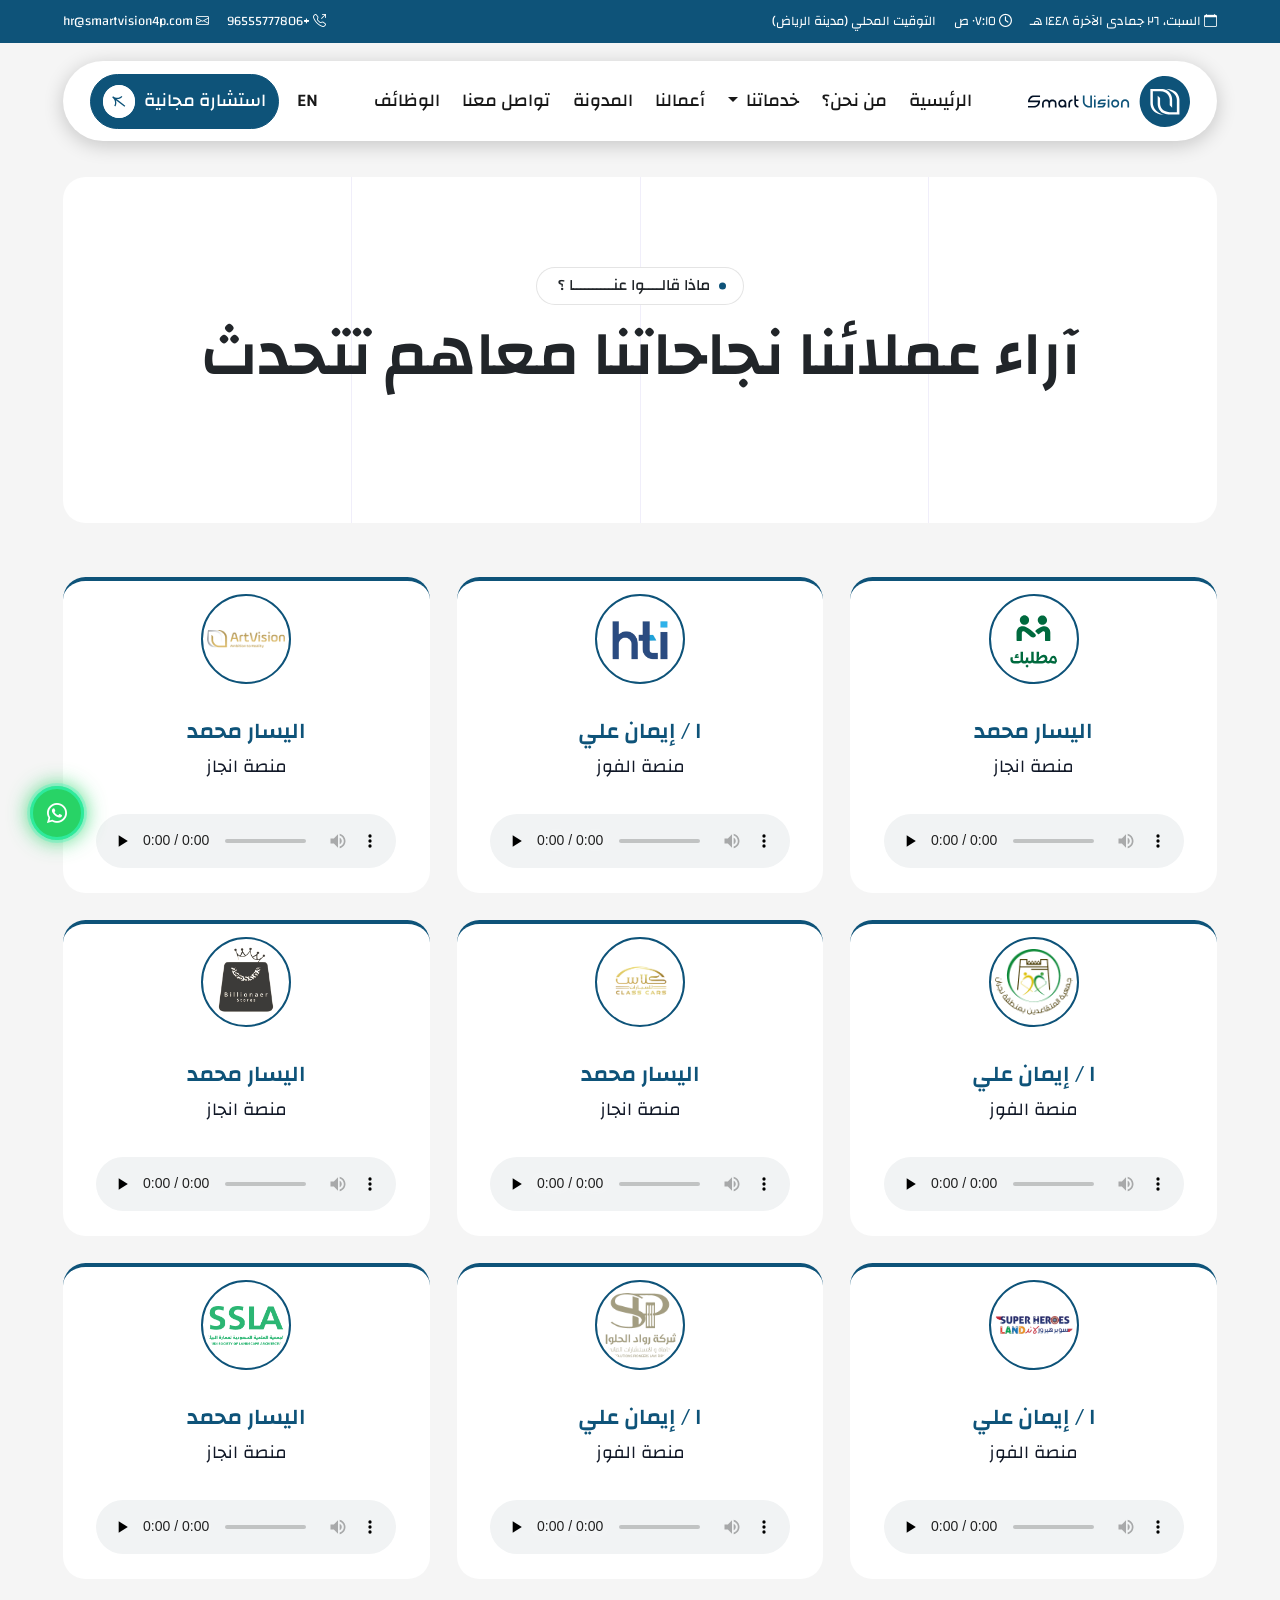
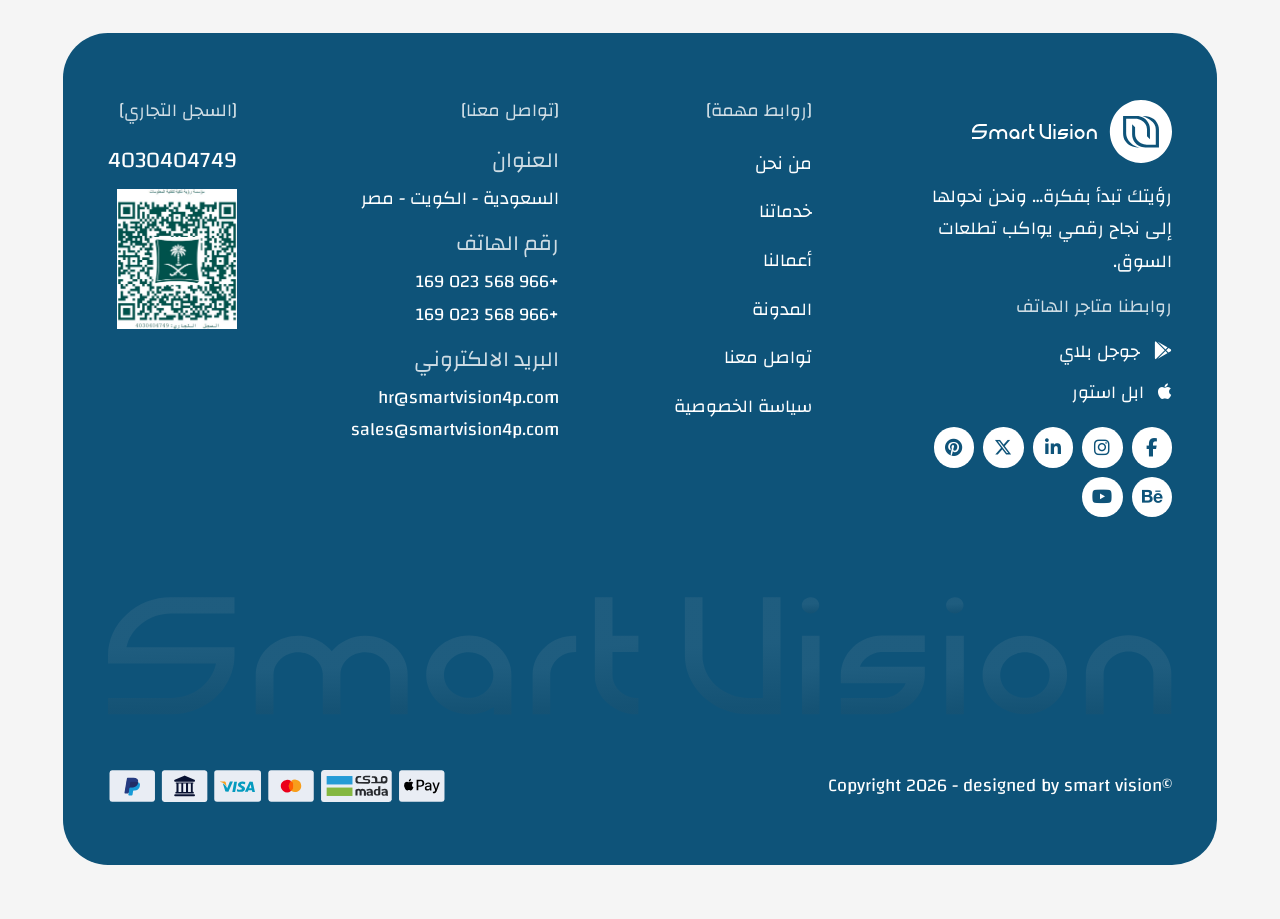
<file: testimonials.html>
<!doctype html>
<html lang="ar" dir="rtl">
  <head>
    <meta charset="UTF-8" />
    <meta http-equiv="X-UA-Compatible" content="IE=edge" />
    <meta name="viewport" content="width=device-width, initial-scale=1.0" />
    <title>Smart Vision</title>
    <link rel="icon" href="images/fav_icon.svg" />

    <meta
      name="keywords"
      content="شركة تصميم مواقع إلكترونية, تصميم مواقع الإنترنت, تطوير المواقع الإلكترونية, تصميم مواقع متاجر إلكترونية, تطوير تطبيقات موبايل, تصميم مواقع احترافية, شركات برمجة المواقع, أفضل شركات تصميم المواقع, تصميم تطبيقات جوال, تصميم مواقع لشركات, حلول تصميم المواقع, تطوير واجهات المستخدم, تصميم مواقع وتسويق إلكتروني, برمجة تطبيقات الجوال, خدمات تطوير المواقع الإلكترونية, أفضل تصميم مواقع في الشرق الأوسط"
    />

    <meta
      name="description"
      content="شركة سعودية رائدة في تصميم وتطوير المواقع الإلكترونية والتطبيقات، نقدم حلولاً مبتكرة ومتطورة لعملائنا في مجال تصميم مواقع الإنترنت، تطوير التطبيقات، وتصميم المتاجر الإلكترونية. خدماتنا تركز على توفير أفضل التجارب الرقمية التي تواكب آخر التطورات في عالم التكنولوجيا."
    />

    <!-- Bootstrap  **== note: file needs to be changed according to the language ==**-->
    <link rel="stylesheet" href="css/bootstrap.rtl.min.css" />
    <!-- <link rel="stylesheet" href="css/bootstrap.min.css"> -->

    <!-- icons  -->
    <link
      rel="stylesheet"
      href="https://cdn.jsdelivr.net/npm/bootstrap-icons@1.13.1/font/bootstrap-icons.min.css"
    />
    <link
      rel="stylesheet"
      href="https://cdnjs.cloudflare.com/ajax/libs/font-awesome/6.7.1/css/all.min.css"
      integrity="sha512-5Hs3dF2AEPkpNAR7UiOHba+lRSJNeM2ECkwxUIxC1Q/FLycGTbNapWXB4tP889k5T5Ju8fs4b1P5z/iB4nMfSQ=="
      crossorigin="anonymous"
      referrerpolicy="no-referrer"
    />

    <!--  slider -->
    <link
      rel="stylesheet"
      href="https://cdn.jsdelivr.net/npm/swiper@11/swiper-bundle.min.css"
    />

    <link
      rel="stylesheet"
      href="https://cdnjs.cloudflare.com/ajax/libs/animate.css/4.1.1/animate.min.css"
      integrity="sha512-c42qTSw/wPZ3/5LBzD+Bw5f7bSF2oxou6wEb+I/lqeaKV5FDIfMvvRp772y4jcJLKuGUOpbJMdg/BTl50fJYAw=="
      crossorigin="anonymous"
      referrerpolicy="no-referrer"
    />

    <link rel="stylesheet" href="css/owl.carousel.min.css" />
    <link rel="stylesheet" href="css/owl.theme.default.min.css" />

    <!-- custom css file link  -->
    <link rel="stylesheet" href="css/style.css" />
  </head>

  <body>
    <!-- go to up -->
    <div class="scrollUp" id="scrollUp">
      <a href="#" aria-label="go to page up">
        <i class="fa-solid fa-chevron-up"></i>
      </a>
    </div>

    <!-- fixed whatsapp icon -->
    <div class="scrollUp whatsapp">
      <a
        href="https://api.whatsapp.com/send?phone=966568023169"
        target="_blank"
        aria-label="تواصل معنا عن الواتساب"
      >
        <i class="bi bi-whatsapp"></i>
      </a>
    </div>

    <!-- ramadan intro  -->
    <!-- <canvas id="canvas"></canvas> -->

    <!-- navbar -->
    <header>
      <!-- Top Navigation -->
      <div
        class="top-nav position-relative d-none d-md-block mb-3 wow animate__fadeInDown"
        data-wow-duration="1s"
      >
        <div
          class="container-fluid position-relative z-3 d-flex align-items-center justify-content-between text-white"
        >
          <div class="date-time">
            <div class="date">
              <i class="bi bi-calendar"></i>
              <time id="hijriDate"></time>
            </div>

            <div class="time">
              <i class="fa-regular fa-clock"></i>
              <time id="liveTime"></time>
            </div>

            <div class="zone">
              التوقيت المحلي
              <span>(مدينة الرياض)</span>
            </div>
          </div>
          <div class="contacts">
            <div class="phone">
              <a href="tel:+96555777806" aria-label="Call us at +96555777806">
                <i class="bi bi-telephone-outbound"></i>
                +96555777806
              </a>
            </div>
            <div class="email">
              <a
                href="mailto:hr@smartvision4p.com"
                aria-label="Send an email to hr@smartvision4p.com"
              >
                <i class="bi bi-envelope"></i>
                hr@smartvision4p.com
              </a>
            </div>
          </div>
        </div>
      </div>
      <!-- Navbar -->
      <nav
        id="mainNav"
        class="navbar navbar-expand-lg navbar-light top-0 wow animate__fadeInDown"
        data-wow-duration="1.5s"
        data-bs-theme="light"
      >
        <div class="container-fluid">
          <div class="navbar-wrapper">
            <button
              class="navbar-toggler"
              type="button"
              data-bs-toggle="collapse"
              data-bs-target="#navbarSupportedContent"
              aria-controls="navbarSupportedContent"
              aria-expanded="false"
              aria-label="Toggle navigation"
            >
              <span class="navbar-toggler-icon"></span>
            </button>
            <a class="navbar-brand m-0" href="index.html">
              <img src="images/logo.svg" alt="Smart Vision logo" />
            </a>
            <div
              class="collapse navbar-collapse justify-content-between align-items-center"
              id="navbarSupportedContent"
            >
              <ul class="navbar-nav mb-2 mb-lg-0">
                <li class="nav-item">
                  <a
                    class="nav-link"
                    aria-current="page"
                    aria-label="Go to home page"
                    href="index.html"
                  >
                    الرئيسية
                  </a>
                </li>
                <li class="nav-item">
                  <a
                    class="nav-link"
                    href="about.html"
                    aria-label="Learn more about us"
                  >
                    من نحن؟
                  </a>
                </li>
                <li class="nav-item">
                  <div class="dropdown">
                    <button
                      class="nav-link bg-transparent dropdown-toggle"
                      type="button"
                      data-bs-toggle="dropdown"
                      aria-expanded="false"
                    >
                      خدماتنا
                    </button>
                    <ul class="dropdown-menu">
                      <li>
                        <a class="dropdown-item" href="service-details.html"
                          >تصميم المواقع</a
                        >
                      </li>
                      <li>
                        <a class="dropdown-item" href="service-details.html"
                          >تصميم المتاجر الالكترونية</a
                        >
                      </li>
                      <li>
                        <a class="dropdown-item" href="service-details.html"
                          >برمجة تطبيقات الجوال</a
                        >
                      </li>
                      <li>
                        <a class="dropdown-item" href="service-details.html"
                          >أنشاء هوية تجارية</a
                        >
                      </li>
                      <li>
                        <a class="dropdown-item" href="service-details.html"
                          >التسويق من خلال محركات البحث</a
                        >
                      </li>
                      <li>
                        <a class="dropdown-item" href="service-details.html"
                          >فيديو الموشن جرافيك</a
                        >
                      </li>
                      <li>
                        <a class="dropdown-item" href="service-details.html"
                          >كتابة واضافة المحتوى</a
                        >
                      </li>
                      <li>
                        <a class="dropdown-item" href="service-details.html"
                          >دعم فني للمواقع الالكترونية</a
                        >
                      </li>
                    </ul>
                  </div>
                </li>
                <li class="nav-item">
                  <a
                    class="nav-link"
                    href="projects.html"
                    aria-label="View our projects"
                  >
                    أعمالنا
                  </a>
                </li>
                <li class="nav-item">
                  <a
                    class="nav-link"
                    href="blogs.html"
                    aria-label="Read our latest blogs"
                  >
                    المدونة
                  </a>
                </li>
                <li class="nav-item">
                  <a
                    class="nav-link"
                    href="contact.html"
                    aria-label="Contact us for inquiries"
                  >
                    تواصل معنا
                  </a>
                </li>
                <li class="nav-item">
                  <a
                    class="nav-link"
                    href="jobs.html"
                    aria-label="Contact us for inquiries"
                  >
                    الوظائف
                  </a>
                </li>
              </ul>
              <ul class="Request-project d-flex align-items-center gap-2">
                <li class="nav-item">
                  <a
                    href="#"
                    class="nav-link main"
                    id="lang"
                    aria-label="Switch to English"
                  >
                    EN
                  </a>
                </li>
                <li class="separator d-none d-lg-flex align-items-center"></li>

                <li class="nav-item">
                  <a
                    class="nav-link"
                    href="request-project.html"
                    aria-label="Request your project"
                  >
                    <span class="main-btn">
                      <span> استشارة مجانية </span>

                      <img
                        src="images/icons/arrow.svg"
                        alt="arrow right icon"
                      />
                    </span>
                  </a>
                </li>
              </ul>
            </div>
          </div>
        </div>
      </nav>
    </header>

    <!-- breadcrumb Section -->
    <section class="breadcrumbs position-relative">
      <div class="container-fluid">
        <div class="breadcrumb-wrapper">
          <div class="overlay">
            <div class="ln"></div>
            <div class="ln"></div>
            <div class="ln"></div>
          </div>
          <div class="breadcrumb-cnt">
            <div class="title text-center mb-md-5 mb-4">
              <small
                class="secName mx-auto mb-4 wow animate__fadeInDown"
                data-wow-duration="1s"
              >
                ماذا قالــــوا عنــــــــــا ؟
              </small>
              <h2 class="secTitle wow animate__fadeInUp" data-wow-duration="1s">
                آراء عملائنا نجاحاتنا معاهم تتحدث
              </h2>
            </div>
          </div>
        </div>
      </div>
    </section>

    <!-- testimonials -->
    <section class="testimonials all py-5">
      <div class="container-fluid">
        <div class="row row-cols-lg-3 row-cols-md-2 row-cols-1 g-4">
            <!-- testimonial -->
          <div class="col">
            <div class="card h-100">
              <div class="testimonial-image">
                <img
                  src="images/partners/partner_13.svg"
                  alt=""
                  loading="lazy"
                />
              </div>
              <div class="testimonial-header fw-bold">
                <p class="testimonial-user main fw-semibold fs-5 mb-1">
                  اليسار محمد
                </p>
                <h3 class="testimonial-proj">منصة انجاز</h3>
              </div>
              <div class="testimonial-audio">
                <audio controls preload="none">
                  <source src="images/sound/sound_2.mp3" type="audio/mpeg" />
                  Your browser does not support the audio element.
                </audio>
              </div>
            </div>
          </div>
          <!-- testimonial -->
          <div class="col">
            <div class="card h-100">
              <div class="testimonial-image">
                <img
                  src="images/partners/partner_11.png"
                  alt=""
                  loading="lazy"
                />
              </div>
              <div class="testimonial-header fw-bold">
                <p class="testimonial-user main fw-semibold fs-5 mb-1">
                  ا / إيمان علي
                </p>
                <h3 class="testimonial-proj">منصة الفوز</h3>
              </div>
              <div class="testimonial-audio">
                <audio controls preload="none">
                  <source src="images/sound/sound_1.mp3" type="audio/mpeg" />
                  Your browser does not support the audio element.
                </audio>
              </div>
            </div>
          </div>
          <!-- testimonial -->
          <div class="col">
            <div class="card h-100">
              <div class="testimonial-image">
                <img
                  src="images/partners/partner_1.png"
                  alt=""
                  loading="lazy"
                />
              </div>
              <div class="testimonial-header fw-bold">
                <p class="testimonial-user main fw-semibold fs-5 mb-1">
                  اليسار محمد
                </p>
                <h3 class="testimonial-proj">منصة انجاز</h3>
              </div>
              <div class="testimonial-audio">
                <audio controls preload="none">
                  <source src="images/sound/sound_2.mp3" type="audio/mpeg" />
                  Your browser does not support the audio element.
                </audio>
              </div>
            </div>
          </div>
          <!-- testimonial -->
          <div class="col">
            <div class="card h-100">
              <div class="testimonial-image">
                <img
                  src="images/partners/partner_10.png"
                  alt=""
                  loading="lazy"
                />
              </div>
              <div class="testimonial-header fw-bold">
                <p class="testimonial-user main fw-semibold fs-5 mb-1">
                  ا / إيمان علي
                </p>
                <h3 class="testimonial-proj">منصة الفوز</h3>
              </div>
              <div class="testimonial-audio">
                <audio controls preload="none">
                  <source src="images/sound/sound_1.mp3" type="audio/mpeg" />
                  Your browser does not support the audio element.
                </audio>
              </div>
            </div>
          </div>
          <!-- testimonial -->
          <div class="col">
            <div class="card h-100">
              <div class="testimonial-image">
                <img
                  src="images/partners/partner_9.png"
                  alt=""
                  loading="lazy"
                />
              </div>
              <div class="testimonial-header fw-bold">
                <p class="testimonial-user main fw-semibold fs-5 mb-1">
                  اليسار محمد
                </p>
                <h3 class="testimonial-proj">منصة انجاز</h3>
              </div>
              <div class="testimonial-audio">
                <audio controls preload="none">
                  <source src="images/sound/sound_2.mp3" type="audio/mpeg" />
                  Your browser does not support the audio element.
                </audio>
              </div>
            </div>
          </div>
          <!-- testimonial -->
          <div class="col">
            <div class="card h-100">
              <div class="testimonial-image">
                <img
                  src="images/partners/partner_12.png"
                  alt=""
                  loading="lazy"
                />
              </div>
              <div class="testimonial-header fw-bold">
                <p class="testimonial-user main fw-semibold fs-5 mb-1">
                  اليسار محمد
                </p>
                <h3 class="testimonial-proj">منصة انجاز</h3>
              </div>
              <div class="testimonial-audio">
                <audio controls preload="none">
                  <source src="images/sound/sound_2.mp3" type="audio/mpeg" />
                  Your browser does not support the audio element.
                </audio>
              </div>
            </div>
          </div>
          <!-- testimonial -->
          <div class="col">
            <div class="card h-100">
              <div class="testimonial-image">
                <img
                  src="images/partners/partner_4.png"
                  alt=""
                  loading="lazy"
                />
              </div>
              <div class="testimonial-header fw-bold">
                <p class="testimonial-user main fw-semibold fs-5 mb-1">
                  ا / إيمان علي
                </p>
                <h3 class="testimonial-proj">منصة الفوز</h3>
              </div>
              <div class="testimonial-audio">
                <audio controls preload="none">
                  <source src="images/sound/sound_1.mp3" type="audio/mpeg" />
                  Your browser does not support the audio element.
                </audio>
              </div>
            </div>
          </div>
          <!-- testimonial -->
          <div class="col">
            <div class="card h-100">
              <div class="testimonial-image">
                <img
                  src="images/partners/partner_5.png"
                  alt=""
                  loading="lazy"
                />
              </div>
              <div class="testimonial-header fw-bold">
                <p class="testimonial-user main fw-semibold fs-5 mb-1">
                  ا / إيمان علي
                </p>
                <h3 class="testimonial-proj">منصة الفوز</h3>
              </div>
              <div class="testimonial-audio">
                <audio controls preload="none">
                  <source src="images/sound/sound_1.mp3" type="audio/mpeg" />
                  Your browser does not support the audio element.
                </audio>
              </div>
            </div>
          </div>
          <!-- testimonial -->
          <div class="col">
            <div class="card h-100">
              <div class="testimonial-image">
                <img
                  src="images/partners/partner_3.png"
                  alt=""
                  loading="lazy"
                />
              </div>
              <div class="testimonial-header fw-bold">
                <p class="testimonial-user main fw-semibold fs-5 mb-1">
                  اليسار محمد
                </p>
                <h3 class="testimonial-proj">منصة انجاز</h3>
              </div>
              <div class="testimonial-audio">
                <audio controls preload="none">
                  <source src="images/sound/sound_2.mp3" type="audio/mpeg" />
                  Your browser does not support the audio element.
                </audio>
              </div>
            </div>
          </div>
        </div>
      </div>
    </section>

    <!-- footer -->
    <footer>
      <div class="container-fluid">
        <div class="footer-wrapper wow animate__fadeIn" data-wow-duration="3s">
          <!-- القسم العلوي من الفوتر -->
          <div class="main-footer">
            <div class="row gy-4 justify-content-between">
              <!-- شعار الشركة ومعلومات عامة -->
              <div class="col-lg-3">
                <div class="logo">
                  <a href="index.html" aria-label="Go to home page">
                    <img
                      class="footer-brand"
                      src="images/logo.svg"
                      alt="Smart Vision logo"
                    />
                  </a>
                  <p class="my-3">
                    رؤيتك تبدأ بفكرة… ونحن نحولها إلى نجاح رقمي يواكب تطلعات
                    السوق.
                  </p>
                  <div>
                    <h5 class="footer-heading my-md-3">روابطنا متاجر الهاتف</h5>
                    <ul class="apps-icons my-3 d-flex flex-column gap-2">
                      <li>
                        <a
                          href="https://play.google.com/store/apps/dev?id=8697678374869740936"
                          target="_blank"
                          aria-label="Google Play"
                        >
                          <i class="fa-brands fa-google-play me-2"></i>
                          <span>جوجل بلاي</span>
                        </a>
                      </li>
                      <li>
                        <a
                          href="https://apps.apple.com/eg/developer/amir-nageh/id1497851425"
                          target="_blank"
                          aria-label="Apple Store"
                        >
                          <i class="fa-brands fa-apple me-2"></i>
                          <span>ابل استور</span>
                        </a>
                      </li>
                    </ul>
                  </div>
                  <nav aria-label="Social Media Links">
                    <ul class="social-icons">
                      <li>
                        <a
                          href="https://www.facebook.com/smartvision4p.eg"
                          target="_blank"
                          aria-label="Visit our Facebook page"
                        >
                          <i class="fa-brands fa-facebook-f"></i>
                        </a>
                      </li>
                      <li>
                        <a
                          href="https://www.instagram.com/smartvision.group"
                          target="_blank"
                          aria-label="Visit our Instagram page"
                        >
                          <i class="fa-brands fa-instagram"></i>
                        </a>
                      </li>
                      <li>
                        <a
                          href="https://www.linkedin.com/in/smartvision4p-%D8%B4%D8%B1%D9%83%D8%A9-%D8%A8%D8%B1%D9%85%D8%AC%D8%A9-a4627720a/"
                          target="_blank"
                          aria-label="Visit our LinkedIn page"
                        >
                          <i class="fa-brands fa-linkedin-in"></i>
                        </a>
                      </li>
                      <li>
                        <a
                          href="https://x.com/SmartVision4p"
                          target="_blank"
                          aria-label="Visit our X Twitter page"
                        >
                          <i class="fa-brands fa-x-twitter"></i>
                        </a>
                      </li>
                      <li>
                        <a
                          href="https://www.pinterest.com/smartvision860/_created/"
                          target="_blank"
                          aria-label="Visit our pinterest page"
                        >
                          <i class="fa-brands fa-pinterest"></i>
                        </a>
                      </li>
                      <li>
                        <a
                          href="https://www.behance.net/SmArtVision44p"
                          target="_blank"
                          aria-label="Visit our behance page"
                        >
                          <i class="fa-brands fa-behance"></i>
                        </a>
                      </li>
                      <li>
                        <a
                          href="https://www.youtube.com/@smartvision4p"
                          target="_blank"
                          aria-label="Visit our youtube chanel"
                        >
                          <i class="fa-brands fa-youtube"></i>
                        </a>
                      </li>
                    </ul>
                  </nav>
                </div>
              </div>

              <div class="col-12 col-md-4 col-lg-auto">
                <h4 class="footer-heading footer-pages-title">[روابط مهمة]</h4>
                <nav aria-label="Site Pages">
                  <ul>
                    <li>
                      <a href="about.html" aria-label="Learn more about us"
                        >من نحن</a
                      >
                    </li>
                    <li>
                      <a href="services.html" aria-label="Explore our services"
                        >خدماتنا</a
                      >
                    </li>
                    <li>
                      <a href="projects.html" aria-label="View our projects"
                        >أعمالنا</a
                      >
                    </li>
                    <li>
                      <a href="blogs.html" aria-label="Read our latest blogs"
                        >المدونة</a
                      >
                    </li>
                    <li>
                      <a
                        href="contact.html"
                        aria-label="Contact us for inquiries"
                        >تواصل معنا</a
                      >
                    </li>
                    <li>
                      <a
                        href="terms.html"
                        aria-label="View terms and conditions"
                        >سياسة الخصوصية</a
                      >
                    </li>
                  </ul>
                </nav>
              </div>
              <div class="col-12 col-md-4 col-lg-auto">
                <div class="d-flex gap-3 d-md-block">
                  <div>
                    <h4 class="footer-heading footer-contact-title">
                      [تواصل معنا]
                    </h4>
                    <nav aria-label="Contact Information">
                      <ul>
                        <li>
                          <h5>العنوان</h5>
                          <p>السعودية - الكويت - مصر</p>
                        </li>
                        <li>
                          <h5>رقم الهاتف</h5>
                          <a
                            href="tel:+966568023169"
                            aria-label="Call us at +966 568 023 169"
                          >
                            +966 568 023 169
                          </a>
                          <a
                            href="tel:+966568023169"
                            aria-label="Call us at +966 568 023 169"
                          >
                            +966 568 023 169
                          </a>
                        </li>
                        <li>
                          <h5>البريد الالكتروني</h5>
                          <a
                            href="mailto:hr@smartvision4p.com"
                            aria-label="Send an email to hr@smartvision4p.com"
                          >
                            hr@smartvision4p.com
                          </a>
                          <a
                            href="mailto:sales@smartvision4p.com"
                            aria-label="Send an email to sales@smartvision4p.com"
                          >
                            sales@smartvision4p.com
                          </a>
                        </li>
                      </ul>
                    </nav>
                  </div>
                </div>
              </div>
              <div class="col-12 col-md-4 col-lg-auto">
                <h4 class="footer-heading footer-links-title">
                  [السجل التجاري]
                </h4>
                <p class="cer_num">4030404749</p>
                <div class="approved d-flex align-items-center gap-3">
                  <img src="images/cer.png" alt="السجل التجاري" />
                </div>
              </div>
            </div>
          </div>

          <!-- القسم السفلي من الفوتر -->
          <div class="sub-footer py-3">
            <div
              class="d-flex flex-column-reverse flex-md-row gap-3 align-items-center justify-content-center justify-content-md-between"
            >
              <p>©Copyright 2026 - designed by smart vision </p>
              <div class="payment-images">
                <img
                  src="images/footer-card.svg"
                  alt="Available payment methods include PayPal, Mada, Mastercard, Visa, Apple Pay, and bank transfer"
                />
              </div>
            </div>
          </div>
        </div>
      </div>
    </footer>

    <!-- jquery script -->
    <script src="js/jquery-3.6.0.min.js"></script>

    <!-- bootstrap script -->
    <script src="js/bootstrap.bundle.min.js"></script>

    <!-- slider -->
    <script src="https://cdn.jsdelivr.net/npm/swiper@11/swiper-bundle.min.js"></script>
    <script src="js/owl.carousel.min.js"></script>

    <!-- WOW -->
    <script src="js/wow.min.js"></script>

    <!-- custom js file link  -->
    <script src="js/script.js"></script>
  </body>
</html>
</file>
<file: css/style.css>
@import url("https://fonts.googleapis.com/css2?family=Changa:wght@200..800&display=swap");

:root {
  /* Colors: */
  --main: #0e5379;
  --secondary: #66b2da;
  --card: var(--white);
  --light: #cacaca;
  --white: #fff;
  --black: #000;
  /* opacity: */
  --mainOp: 14, 83, 121;
  --secOp: 102, 178, 218;
  /* variabels: */
  --bs-gutter-x: 3.5rem;
  --border-radius: 1rem;
  --dir: 1;
}
[dir="ltr"] {
  --dir: -1;
}
* {
  font-family: "Changa", sans-serif;
  margin: 0;
  padding: 0;
  box-sizing: border-box;
  outline: none;
  border: none;
  line-height: 1.8;
  text-decoration: none;
  transition: 0.25s linear;
  -webkit-transition: 0.25s linear;
  -moz-transition: 0.25s linear;
  -ms-transition: 0.25s linear;
  -o-transition: 0.25s linear;
}
html {
  overflow-x: hidden;
  scroll-behavior: smooth;
}
body {
  overflow-x: hidden;
  background: linear-gradient(0deg, #f5f5f5 0%, #f5f5f5 100%), #fff;
}
[dir="rtl"] body {
  direction: rtl;
}
[dir="rtl"] [type="email"],
[type="number"],
[type="tel"],
[type="url"] {
  direction: rtl;
}
a {
  text-decoration: none;
  color: inherit !important;
}
ul {
  padding: 0rem;
  list-style: none;
  margin: 0;
}
p {
  margin: 0;
}
img {
  max-width: 100%;
  height: 100%;
  width: 100%;
  object-fit: cover;
}
.stroke-text {
  display: block;
  -webkit-text-stroke: 1px var(--main);
  color: transparent;
}
/* scrollbar */
::-webkit-scrollbar {
  width: 4px;
}
::-webkit-scrollbar-track {
  box-shadow: inset 0 0 5px rgba(128, 128, 128, 0.63);
}
::-webkit-scrollbar-thumb {
  background: var(--light);
  border-radius: 10px;
}
::-webkit-scrollbar-thumb:hover {
  background: var(--main);
}
/* selection */
::selection {
  color: var(--white);
  background-color: var(--secondary);
}

[dir='ltr'] [class*=-chevron].bi::before ,
[dir='ltr'] [class*=-arrow].bi::before {
   transform: rotate(180deg);
   -webkit-transform: rotate(180deg);
   -moz-transform: rotate(180deg);
   -ms-transform: rotate(180deg);
   -o-transform: rotate(180deg);
}

.owl-carousel .owl-stage {
  display: flex;
}

.owl-dots {
  display: flex;
  margin: auto;
  gap: 0 0.25rem;
  width: fit-content !important;
  z-index: 999999999999;
  margin-top: 1.5rem;
}

.owl-dot {
  width: 0.85rem;
  aspect-ratio: 1/1;
  border-radius: 50%;
  -webkit-border-radius: 50%;
  -moz-border-radius: 50%;
  -ms-border-radius: 50%;
  -o-border-radius: 50%;
  margin-block: 0.4rem;
  flex-grow: 1;
  display: flex;
  align-items: center;
  justify-content: center;
}

.owl-dot.active {
  border: 1px solid var(--main) !important;
}
.owl-dot span {
  display: inline-flex;
  width: 0.4rem;
  background: rgba(34, 34, 34, 0.4);
  aspect-ratio: 1/1;
  border-radius: 50%;
  -webkit-border-radius: 50%;
  -moz-border-radius: 50%;
  -ms-border-radius: 50%;
  -o-border-radius: 50%;
}
.owl-dot.active span {
  background: var(--main) !important;
}
/* ------------- global --------------- */
.pagination{
    display: flex;
    width: fit-content;
    margin-inline: auto;
    margin-top: 1.85rem;
    border-radius: 70px;
    overflow: hidden;
}

.page-link {
    padding: .5rem 1rem !important;
    border: unset;
    position: relative;
}

.current .page-link{
    color: var(--main);
}

.current .page-link:before {
    content: '';
    display: flex;
    bottom: 0;
    position: absolute;
    width: 100%;
    height: 3px;
    border-radius: 70px;
    background: var(--main);
    inset-inline-start: 0;
}

.container-fluid {
  --bs-gutter-x: 3.5rem;
  padding-left: var(--bs-gutter-x);
  padding-right: var(--bs-gutter-x);
}
.scrollUp {
  position: fixed;
  bottom: 130px;
  inset-inline-end: 30px;
  z-index: 9;
}
.scrollUp.whatsapp {
  bottom: 60px;
}
.whatsapp i::after {
  height: 54px !important;
  width: 54px !important;
  top: calc(50% - 27px) !important;
  inset-inline-start: calc(50% - 27px) !important;
}
.scrollUp a i {
  position: relative;
  display: flex;
  align-items: center;
  justify-content: center;
  color: var(--white);
  background: #0312276b;
  backdrop-filter: blur(18px);
  border-radius: 50%;
  box-shadow: 0 2px 6px 0 rgb(0 0 0 / 30%);
  transition: 0.5s;
  z-index: 8708;
  font-size: 20px;
  width: 54px;
  height: 54px;
}
.scrollUp.whatsapp a i {
  background: #28d366;
  box-shadow: 0 0 20px 2px rgba(40, 211, 102, 0.8);
}
.link {
  position: absolute !important;
  inset: 0;
  z-index: 3 !important;
}
.span-2 {
  columns: 2;
}
.overlay {
  position: absolute;
  inset: 0;
  background-color: transparent;
  z-index: 0;
  display: flex;
  justify-content: space-evenly;
}
.overlay .ln {
  width: 1px;
  height: 100%;
  background: rgba(255, 255, 255, 0.05);
}
.text-danger {
  margin-top: 5px;
  display: block;
  font-size: small;
}
.blog_details .blog_content :is(h1, h2, h3, h4, h5, h6),
.secName {
  width: max-content;
  font-weight: 500;
  border-radius: 3rem;
  border: 1px solid rgba(33, 33, 33, 0.12);
  background: #fff;
  display: flex;
  padding: 0.1875rem 1.2rem;
  padding-inline-start: 1.85rem;
  justify-content: center;
  align-items: center;
  gap: 0.5rem;
  position: relative;
  align-items: center;
  max-width: 100%;
}
.blog_details .blog_content :is(h1, h2, h3, h4, h5, h6)::before,
.secName::before {
  content: "";
  position: absolute;
  top: 50%;
  inset-inline-start: 0.95rem;
  display: block;
  width: 7px;
  aspect-ratio: 1 / 1;
  border-radius: 50%;
  -webkit-border-radius: 50%;
  -moz-border-radius: 50%;
  -ms-border-radius: 50%;
  -o-border-radius: 50%;
  background: var(--main);
  transform: translateY(-50%);
  -webkit-transform: translateY(-50%);
  -moz-transform: translateY(-50%);
  -ms-transform: translateY(-50%);
  -o-transform: translateY(-50%);
}
.secTitle {
  font-weight: bold;
  font-size: 2rem;
  margin: 0.7rem 0;
  line-height: 2.62rem;
}
.secDesc {
  font-weight: lighter;
}
.more {
  position: relative;
  z-index: 1;
  display: flex;
  align-items: center;
  gap: 10px;
  width: fit-content;
  color: var(--main) !important;
  font-weight: 500;
}
.arrow-more {
  display: flex;
  align-items: center;
  justify-content: center;
  width: 24px;
  height: 24px;
  border: 1px dashed var(--white);
  border-radius: 50%;
  -webkit-border-radius: 50%;
  -moz-border-radius: 50%;
  -ms-border-radius: 50%;
  -o-border-radius: 50%;
  font-size: 12px;
  margin-inline-start: -18px;
}
.arrow-more i {
  opacity: 0;
}
.main {
  color: var(--main) !important;
}
.bg-light-main {
  background: var(--mainOp) !important;
}
.secondary {
  color: var(--main) !important;
}
.bg-main {
  background: var(--main);
}
.main-btn,
.main-outline-btn {
  background: var(--main);
  color: var(--white) !important;
  padding: 10px 12px;
  border-radius: 70px;
  -webkit-border-radius: 70px;
  -moz-border-radius: 70px;
  -ms-border-radius: 70px;
  -o-border-radius: 70px;
  position: relative;
  overflow: hidden;
  display: flex;
  justify-content: center;
  gap: 0.5rem;
  width: fit-content !important;
  border: 1px solid var(--main);
}
.main-outline-btn {
  background: transparent;
  color: var(--main) !important;
}
[class*="-btn"] img {
  color: var(--main) !important;
  background: var(--white) !important;
  width: 1.8rem !important;
  aspect-ratio: 1 / 1;
  border-radius: 50%;
  -webkit-border-radius: 50%;
  -moz-border-radius: 50%;
  -ms-border-radius: 50%;
  -o-border-radius: 50%;
  display: flex;
  align-items: center;
  justify-content: center;
}

[dir="ltr"] .project-info img,
[dir="ltr"] [class*="-btn"] img{
  transform: rotate(110deg);
  -webkit-transform: rotate(110deg);
  -moz-transform: rotate(110deg);
  -ms-transform: rotate(110deg);
  -o-transform: rotate(110deg);
}
[class*="-btn"]:hover {
  border-color: var(--secondary);
  color: var(--white) !important;
}
[class*="-btn"]:hover img {
  transform: rotate(-35deg);
  -webkit-transform: rotate(-35deg);
  -moz-transform: rotate(-35deg);
  -ms-transform: rotate(-35deg);
  -o-transform: rotate(-35deg);
}
[dir="ltr"] [class*="-btn"]:hover img{
  transform: rotate(143deg);
  -webkit-transform: rotate(143deg);
  -moz-transform: rotate(143deg);
  -ms-transform: rotate(143deg);
  -o-transform: rotate(143deg);
}

[class*="-btn"] * {
  position: relative;
  z-index: 2;
  font-weight: 500;
}
.social-icons a::before,
[class*="-btn"]::before {
  position: absolute;
  top: 100%;
  inset-inline-start: 50%;
  transform: translateX(calc(50% * var(--dir)));
  content: "";
  background: var(--secondary);
  width: calc(100% + 20px);
  aspect-ratio: 1/1;
  border-radius: 50%;
  transition: 0.35s;
  -webkit-transition: 0.35s;
  -moz-transition: 0.35s;
  -ms-transition: 0.35s;
  -o-transition: 0.35s;
  -webkit-border-radius: 50%;
  -moz-border-radius: 50%;
  -ms-border-radius: 50%;
  -o-border-radius: 50%;
  -webkit-transform: translateX(calc(50% * var(--dir)));
  -moz-transform: translateX(calc(50% * var(--dir)));
  -ms-transform: translateX(calc(50% * var(--dir)));
  -o-transform: translateX(calc(50% * var(--dir)));
}
[class*="-btn"]:hover::before {
  top: 0%;
  transform: translateX(calc(50% * var(--dir))) translateY(-50%);
  -webkit-transform: translateX(calc(50% * var(--dir))) translateY(-50%);
  -moz-transform: translateX(calc(50% * var(--dir))) translateY(-50%);
  -ms-transform: translateX(calc(50% * var(--dir))) translateY(-50%);
  -o-transform: translateX(calc(50% * var(--dir))) translateY(-50%);
}
.social-icons a:hover::before {
  top: -49%;
}
.social-icons a i::before {
  position: relative;
  z-index: 3;
  color: var(--main);
}
.social-icons a:hover i::before {
  color: var(--white);
}

/* card */
.card {
  border-radius: 1.25rem;
  -webkit-border-radius: 1.25rem;
  -moz-border-radius: 1.25rem;
  -ms-border-radius: 1.25rem;
  -o-border-radius: 1.25rem;
  border: unset;
  height: 100%;
  overflow: hidden;
}
.about .card:hover *:not(.fw-bold),
.pricing .card:hover *:not(.fw-bold) {
  color: rgba(255, 255, 255, 0.8) !important;
}
.about .card:hover .fw-bold,
.pricing .card:hover .fw-bold {
  color: var(--white) !important;
}

.card * {
  position: relative;
  z-index: 2;
}

.card:has(.card-header) {
  background: #f5f5f5;
}
.card .card-header {
  background: linear-gradient(180deg, #116795 0%, #013452 100%);
  color: var(--white);
  font-weight: 500;
}
.list ul {
  padding-inline-start: 1.5rem;
  list-style: disc;
}
.list ul li {
  color: #212121 !important;
  line-height: 2rem;
}

/* card hover */
.about .card::before,
.pricing .card::before {
  position: absolute;
  top: calc(-100% - 120px);
  inset-inline-start: 0%;
  content: "";
  background: var(--main);
  width: 100%;
  height: calc(100% + 120px);
  border-radius: 70px;
  transition: 0.5s;
  -webkit-transition: 0.5s;
  -moz-transition: 0.5s;
  -ms-transition: 0.5s;
  -o-transition: 0.5s;
  -webkit-border-radius: 70px;
  -moz-border-radius: 70px;
  -ms-border-radius: 70px;
  -o-border-radius: 70px;
}

.card:hover::before {
  top: -60px;
}
.card:hover .about-desc {
  border-top: 1px solid rgb(252 252 252 / 20%) !important;
}
.card-wrapper {
  padding: 2.5rem;
  background: var(--white);
  border-radius: 1.25rem;
  -webkit-border-radius: 1.25rem;
  -moz-border-radius: 1.25rem;
  -ms-border-radius: 1.25rem;
  -o-border-radius: 1.25rem;
}
.cut-txt {
  display: -webkit-box;
  -webkit-line-clamp: 4;
  -webkit-box-orient: vertical;
  overflow: hidden;
}
.form-control,
.form-select,
.select {
  width: 100%;
  font-size: 1rem;
  font-weight: 400;
  transition: 0.15s ease-in-out;
  box-shadow: none !important;
  border-radius: 0.75rem;
  border: 1px solid var(--nutralColor-200, #e6e6e6);
  background: rgba(242, 242, 242, 0.5);
  padding: 0.65rem 1rem;
}
.form-control:focus,
.select:has(.active) {
  border-color: var(--main);
}
.form-control::placeholder {
  color: #212121;
}
.select-hidden {
  display: none;
  visibility: hidden;
  padding-right: 10px;
}
.select {
  cursor: pointer;
  display: inline-block;
  position: relative;
  font-size: 1rem;
  color: #fff;
  width: 100%;
  height: 54.4px;
  background: var(--main);
  padding-inline-end: 1.85rem !important;
  width: max-content;
  display: flex;
  align-items: center;
  justify-content: flex-start;
}
.select-styled {
  padding: 8px 0;
  -moz-transition: all 0.2s ease-in;
  -o-transition: all 0.2s ease-in;
  -webkit-transition: all 0.2s ease-in;
  transition: all 0.2s ease-in;
  min-width: max-content;
}
.select-styled:after {
  content: "";
  width: 0;
  height: 0;
  border: 7px solid transparent;
  border-color: #fff transparent transparent transparent;
  position: absolute;
  top: 20px;
  inset-inline-end: 12px;
}
.select-styled:active:after,
.select-styled.active:after {
  top: 12px;
  border-color: transparent transparent #fff transparent;
}
.select-options {
  display: none;
  position: absolute;
  top: 110%;
  right: 0;
  left: 0;
  z-index: 999;
  margin: 0;
  padding: 0;
  border-radius: .5rem;
  overflow: hidden;
  background-color: white;
}
.select-options li {
  margin: 0;
  padding: .45rem 0;
  color: #000;
  text-indent: 14px;
  border-top: 1px solid #ddd;
  -moz-transition: all 0.15s ease-in;
  -o-transition: all 0.15s ease-in;
  -webkit-transition: all 0.15s ease-in;
  transition: all 0.15s ease-in;
}
.select-options li:hover,
.select-options li.is-selected {
  background: var(--secondary);
  color: var(--whire);
}
.select-options li[rel="hide"] {
  display: none;
}

/* upload box */
.upload__inputfile {
  inset: 0;
  opacity: 0;
  overflow: hidden;
  position: absolute;
}

.upload__box {
  padding: 1rem 1.25rem;
  border-radius: 0.75rem;
  border: 1px solid #e6e6e6;
  background: rgba(242, 242, 242, 0.5);
}
.upload__btn {
  display: flex;
  flex-direction: column;
  justify-content: center;
  gap: 0.75rem;
}
.upload__btn-box button {
  background-color: transparent;
  width: 100%;
  border-radius: 4px;
  font-size: 17px;
  margin-bottom: 0.85rem;
  position: relative;
}
.upload__btn-box i {
  display: flex;
  align-items: center;
  justify-content: center;
  width: 2.61456rem;
  aspect-ratio: 1/1;
  border-radius: 50%;
  -webkit-border-radius: 50%;
  -moz-border-radius: 50%;
  -ms-border-radius: 50%;
  -o-border-radius: 50%;
  background: var(--white);
  color: var(--main);
  margin-inline: auto;
}
.upload__img-wrap {
  display: flex;
  flex-wrap: wrap;
}

.upload__img-wrap img {
  max-width: 100%;
  object-fit: cover;
  aspect-ratio: 1/1;
}

.upload__img-box {
  position: relative;
  height: 100%;
  border-radius: 0.5rem;
  overflow: hidden;
  /*background: rgba(var(--mainOp), .05);*/
  display: flex;
  align-items: center;
  /* justify-content: center; */
  -webkit-border-radius: 0.5rem;
  -moz-border-radius: 0.5rem;
  -ms-border-radius: 0.5rem;
  -o-border-radius: 0.5rem;
}

.upload__img-close {
  width: 24px;
  height: 24px;
  border-radius: 50%;
  background-color: rgba(0, 0, 0, 0.5);
  position: absolute;
  top: 10px;
  inset-inline-start: 10px;
  text-align: center;
  line-height: 24px;
  z-index: 2;
  cursor: pointer;
}

.upload__img-close:after {
  content: "\2716";
  font-size: 14px;
  color: white;
}

.dots-shape {
  display: inline-block;
  width: 16px !important;
  height: 16px;
  background: var(--main);
  position: absolute;
  border-radius: 50%;
  position: absolute;
}
.whatsapp i::after,
.dots-shape::before {
  content: "";
  height: 22px;
  width: 22px;
  top: calc(50% - 11px);
  inset-inline-start: calc(50% - 11px);
  position: absolute;
  border: 3px solid #32f8bd9e;
  border-radius: 100%;
  box-shadow: 0 0 0 3px #32f8bd47;
  z-index: 2;
}
.social-icons {
  display: flex;
  flex-wrap: wrap;
  gap: 0.5rem;
}
.social-icons a {
  width: 2.25rem;
  height: 2.25rem;
  display: flex;
  align-items: center;
  justify-content: center;
  background: var(--white);
  border-radius: 50%;
  color: var(--main);
  -webkit-border-radius: 50%;
  -moz-border-radius: 50%;
  -ms-border-radius: 50%;
  -o-border-radius: 50%;
  position: relative;
  overflow: hidden;
}

.related li {
  padding: 0.75rem 0;
}
.related li:not(:last-child) {
  border-bottom: 1px solid #22395a;
}
.related li img {
  aspect-ratio: 7 / 5;
  border-radius: 10px;
  -webkit-border-radius: 10px;
  -moz-border-radius: 10px;
  -ms-border-radius: 10px;
  -o-border-radius: 10px;
}
/* Ripple Out */
@keyframes ripple-out {
  100% {
    transform: scale(1.5);
    opacity: 0;
    -webkit-transform: scale(1.5);
    -moz-transform: scale(1.5);
    -ms-transform: scale(1.5);
    -o-transform: scale(1.5);
  }
}
@-webkit-keyframes ripple-out {
  100% {
    transform: scale(1.5);
    opacity: 0;
    -webkit-transform: scale(1.5);
    -moz-transform: scale(1.5);
    -ms-transform: scale(1.5);
    -o-transform: scale(1.5);
  }
}

/* .header-hero-wrapper {
  position: relative;
  overflow: hidden;
  width: 100%;
  z-index: 8;
  background: url('../images/hero_pattern.png');
  background-color: var(--main);
} */

/* top nav */
.top-nav {
  background: var(--main);
}
.top-nav .container-fluid {
  padding-block: 10px;
  font-size: 13px;
}
.top-nav .date-time,
.top-nav .contacts {
  display: flex;
  align-items: center;
  gap: 1rem;
}
.top-nav .contacts a {
  color: #fff !important;
}
/* ---- navbar --- */
.navbar-wrapper {
  width: 100%;
  display: flex;
  flex-wrap: inherit;
  align-items: center;
  justify-content: space-between;
  background: var(--white);
  box-shadow: 0 4px 20px rgba(0, 0, 0, 0.2);
  border-radius: 4rem;
  -webkit-border-radius: 4rem;
  -moz-border-radius: 4rem;
  -ms-border-radius: 4rem;
  -o-border-radius: 4rem;
  padding-inline: 1.5rem;
  position: relative;
  z-index: 3;
  /* padding-block: 0.5rem; */
}
nav.navbar {
  padding: 0;
  width: 100%;
  z-index: 999;
  position: sticky;
}
.navbar.fixed {
  position: fixed;
  top: 1rem !important;
  /* background: #0312276b;
  backdrop-filter: blur(18px); */
}
.navbar-nav {
  justify-content: space-evenly;
  margin: 0 auto;
  gap: 1.25rem;
}
.navbar-light .navbar-brand img {
  width: 9rem;
  object-fit: contain;
  margin: 0.5rem 0;
}
.navbar .nav-link {
  color: #181818 !important;
  font-weight: 500;
  padding-inline: 0 !important;
  position: relative;
}
.navbar .nav-link.active {
  font-weight: bold;
  color: var(--main) !important;
}
.navbar-nav li.separator:before {
  content: "|";
  padding: 0 8px;
  color: #fff;
}
.navbar .navbar-nav .nav-link:hover {
  color: var(--main) !important;
}
.navbar .navbar-nav .nav-link:hover::after {
  opacity: 1;
  transform: scale(1);
  -webkit-transform: scale(1);
  -moz-transform: scale(1);
  -ms-transform: scale(1);
  -o-transform: scale(1);
}
/* breadcrumbs */
.breadcrumbs {
  padding-block: 2rem 0;
}
.card-wrapper:has(.breadcrumb-wrapper) {
  padding-top: 0% !important;
  margin-block: 2rem;
}
.card-wrapper:has(.breadcrumb-wrapper) .breadcrumbs {
  padding-block: 0;
}

.breadcrumbs .breadcrumb-wrapper {
  display: flex;
  padding: 5rem 3.75rem;
  flex-direction: column;
  align-items: center;
  gap: 2.25rem;
  border-radius: 1.25rem;
  background: var(--white);
  position: relative;
  overflow: hidden;
}
.card-wrapper .breadcrumb-wrapper {
  padding-inline: 0;
}
.breadcrumbs .breadcrumb-wrapper .secTitle {
  font-size: 3.5rem;
  font-weight: 600;
  margin-bottom: 0.1rem !important;
}
.breadcrumbs .breadcrumb-wrapper .overlay .ln {
  background: rgba(105, 88, 204, 0.1);
}
.breadcrumbs .breadcrumb-wrapper .breadcrumb-cnt {
  position: relative;
  text-align: center;
}

.breadcrumbs .breadcrumb-wrapper .breadcrumb-cnt p {
  color: rgba(33, 33, 33, 0.7);
  font-weight: 400;
}

.card-wrapper-img img,
.breadcrumbs .breadcrumb-wrapper .breadcrumb-cnt .breadcrumb-image img {
  border-radius: 2.5rem;
  -webkit-border-radius: 2.5rem;
  -moz-border-radius: 2.5rem;
  -ms-border-radius: 2.5rem;
  -o-border-radius: 2.5rem;
  aspect-ratio: 16 / 7;
  object-fit: cover;
}

.project-img.card-wrapper-img img {
  aspect-ratio: 14/7;
}

#canvas {
  position: fixed;
  top: 0;
  left: 0;
  z-index: 9999;
  transition: opacity 0.5s ease;
}

/* ---- heroSec --- */
.heroSec {
  padding-block: 2rem 4rem;
}


.ramadan-lamb {
  position: absolute;
  top: 0px;
  inset-inline-end: 4rem;
  -webkit-animation-name: routate;
  -webkit-animation-duration: 4s;
  -webkit-animation-iteration-count: infinite;
  animation-name: routate;
  transform-origin: top;
  animation-duration: 5s;
  animation-iteration-count: infinite;
  width: 8rem;
  height: auto;
  object-fit: contain;
  z-index: 2;
}
@-webkit-keyframes routate {
  0% {
    -webkit-transform: rotate(7deg);
    -ms-transform: rotate(7deg);
    transform: rotate(7deg);
  }
  50% {
    -webkit-transform: rotate(-7deg);
    -ms-transform: rotate(-7deg);
    transform: rotate(-7deg);
  }
  100% {
    -webkit-transform: rotate(7deg);
    -ms-transform: rotate(7deg);
    transform: rotate(7deg);
  }
}

@keyframes routate {
  0% {
    -webkit-transform: rotate(7deg);
    -ms-transform: rotate(7deg);
    transform: rotate(7deg);
  }
  50% {
    -webkit-transform: rotate(-7deg);
    -ms-transform: rotate(-7deg);
    transform: rotate(-7deg);
  }
  100% {
    -webkit-transform: rotate(7deg);
    -ms-transform: rotate(7deg);
    transform: rotate(7deg);
  }
}
.heroWrapper {
  border-radius: 2.5rem;
  background: var(--main);
  -webkit-border-radius: 2.5rem;
  -moz-border-radius: 2.5rem;
  -ms-border-radius: 2.5rem;
  -o-border-radius: 2.5rem;
  padding: 3.75rem;
  padding-bottom: 0;
  position: relative;
  overflow: hidden;
}
.heroSec .social-icons {
  margin: 14px 0;
  position: absolute;
  top: 50%;
  inset-inline-start: 2.4rem;
  transform: translateY(-50%);
  display: flex;
  align-items: center;
  flex-direction: column;
  gap: 0.5rem;
  -webkit-transform: translateY(-50%);
  -moz-transform: translateY(-50%);
  -ms-transform: translateY(-50%);
  -o-transform: translateY(-50%);
  z-index: 4;
}
.heroSec .hero-content .subTitle ,
.solution .subTitle {
  display: flex;
  padding: 0.35rem 0.95rem;
  justify-content: center;
  align-items: center;
  width: fit-content;
  gap: 0.625rem;
  background: rgba(255, 255, 255, 0.05);
  border: 1px solid rgba(255, 255, 255, 0.15);
  border-radius: 70px;
  -webkit-border-radius: 70px;
  -moz-border-radius: 70px;
  -ms-border-radius: 70px;
  -o-border-radius: 70px;
  font-size: 0.875rem;
  font-weight: 400;
}
.heroSec .hero-content {
  text-align: center;
  color: var(--white);
}
.heroSec .hero-content h1 {
  line-height: 1.6;
  margin-bottom: 0.75rem;
}
.heroSec .hero-content p {
  line-height: 2;
  font-weight: lighter;
}
.heroSec .hero-content .main-btn ,
.footer-wrapper .main-btn {
  background: var(--white);
  color: var(--main) !important;
  width: fit-content;
  margin-inline: auto;
  margin-top: 1rem;
}

.heroSec .hero-content .main-btn:hover {
  color: var(--white) !important;
}

.heroSec .hero-image img {
  aspect-ratio: 7 / 5;
}

/* about section */

.about .card .card-body {
  padding: 2rem 1.5rem !important;
}
.about .card .about-icon {
  aspect-ratio: 1/1;
  border-radius: 50%;
  -webkit-border-radius: 50%;
  -moz-border-radius: 50%;
  -ms-border-radius: 50%;
  -o-border-radius: 50%;
  background: #f5f5f5;
  width: 3.85rem;
  display: flex;
  align-items: center;
  justify-content: center;
}
.about .card .about-icon img {
  width: 1.8rem;
  object-fit: contain;
}
.about .card .about-static {
  font-size: 1.75rem;
  color: #212121;
  line-height: 1.5;
}
.about .card .about-title {
  color: rgba(33, 33, 33, 0.7);
  font-size: 1.125rem;
  font-weight: 400;
}
.about .card .about-desc {
  border-top: 1px solid rgba(33, 33, 33, 0.1);
  padding-top: 1.25rem;
  color: rgba(33, 33, 33, 0.8);
  font-size: 1.375rem;
  font-weight: 400;
}

.about .col:first-child .card {
  transform: rotate(-4.4deg);
}
.about .col:nth-child(3n) .card {
  transform: rotate(3.335deg);
}
.about .col:last-child .card {
  transform: rotate(-5.4deg);
}

.values img {
  aspect-ratio: 7 / 5;
}
.values .nav-pills .nav-link {
  border-radius: 1.25rem;
  border: 1px solid rgba(33, 33, 33, 0.12);
  padding: 0.8rem 1.5rem;
  color: #181818;
  font-size: 1.5rem;
  font-weight: 600;
}
.values .nav-pills .nav-link.active {
  background: var(--main);
  color: var(--white) !important;
}
.values .card-img-overlay {
  position: absolute !important;
  inset: 0.75rem;
  top: unset;
  display: flex;
  padding: 2rem 1.25rem;
  flex-direction: column;
  justify-content: center;
  align-items: center;
  text-align: center;
  gap: 0.75rem;
  background: var(--white);
  border-radius: 1rem;
  -webkit-border-radius: 1rem;
  -moz-border-radius: 1rem;
  -ms-border-radius: 1rem;
  -o-border-radius: 1rem;
}

/* solutions */
.solution .row :nth-child(2n) .card {
  color: var(--white) !important;
}
.solution .row :nth-child(2n) ::before {
  top: -60px;
}

/* features section */
.feature-icon {
  width: 3.3rem;
  height: 3.3rem;
  display: flex;
  align-items: center;
  justify-content: center;
  background: rgba(var(--mainOp), 0.1);
  color: var(--main) !important;
  font-size: 1.4rem;
  margin-bottom: .65rem;
  border-radius: 0.75rem;
  -webkit-border-radius: 0.75rem;
  -moz-border-radius: 0.75rem;
  -ms-border-radius: 0.75rem;
  -o-border-radius: 0.75rem;
}

.feature-desc {
  color: #212121;
  font-weight: 500;
}

/* tech slider card */
.tech-card {
  width: 100%;
  aspect-ratio: 1 / 1;
  border-radius: 1.25rem;
  background: linear-gradient(145deg, #0b3a55, #0e4a6b);
  display: flex;
  align-items: center;
  justify-content: center;
  flex-shrink: 0;
  -webkit-border-radius: 24px;
  -moz-border-radius: 1.25rem;
  -ms-border-radius: 1.25rem;
  -o-border-radius: 1.25rem;
  -webkit-border-radius: 1.25rem;
  border-radius: 1.25rem;
  box-shadow: inset 0px -10px 25px -15px #fff;
}

.tech-card img {
  width: 48px;
  height: 48px;
  object-fit: contain;
}

/* services */
.services .service {
  border-bottom: 1px solid rgba(33, 33, 33, 0.12);
  padding-block: 1.5rem;
}

.services .service .serv-title {
  color: #212121;
  font-size: 1.75rem;
  font-weight: 600;
  text-align: start;
}
.services .service .serv-title::before {
  content: "\F4FE";
  font-size: 1.4rem;
  font-family: "bootstrap-icons";
  display: flex;
  width: 2.25rem;
  height: 2.25rem;
  justify-content: center;
  align-items: center;
  flex-shrink: 0;
  background: #f5f5f5;
  border-radius: 50%;
  -webkit-border-radius: 50%;
  -moz-border-radius: 50%;
  -ms-border-radius: 50%;
  -o-border-radius: 50%;
  margin-inline-end: 4.75rem;
}
.services .service:has(.show) .serv-title::before {
  content: "\F2EA";
  background: var(--main);
  color: var(--white);
}

.services .service .serv-content {
  margin-inline-start: 7rem;
  padding-top: 1rem;
}

.services .service .serv-content .serv-desc {
  -webkit-line-clamp: 2;
  color: rgba(33, 33, 33, 0.8);
  font-weight: 400;
  font-size: 1.25rem;
}
.tags {
  display: flex;
  flex-wrap: wrap;
  align-items: center;
  gap: 0.5rem;
  margin-top: 1.5rem;
}
.tags a,
.tags span {
  display: inline-flex;
  border-radius: 0.5rem;
  background: #f5f5f5;
  padding: 0.25rem 0.85rem;
  font-weight: 400 !important;
  min-width: max-content;
}
.tags a {
  border-radius: 6.25rem;
  border: 1px solid rgba(33, 33, 33, 0.12);
  -webkit-border-radius: 6.25rem;
  -moz-border-radius: 6.25rem;
  -ms-border-radius: 6.25rem;
  -o-border-radius: 6.25rem;
}
.services .service .serv-image {
  border-radius: 0.5rem;
  overflow: hidden;
  aspect-ratio: 7 / 5;
}
.services .service .serv-image img {
  object-fit: cover;
}

.why_txt {
  color: rgba(33, 33, 33, 0.7);
  font-size: 1.1rem;
  font-weight: 400;
  line-height: 1.6;
}
/* pricing Section  */

.pricing .card {
  border-radius: 1.25rem;
  -webkit-border-radius: 1.25rem;
  -moz-border-radius: 1.25rem;
  -ms-border-radius: 1.25rem;
  -o-border-radius: 1.25rem;
  border: 1px solid rgba(33, 33, 33, 0.12);
}
.pricing .pricing-heading {
  text-align: center;
}
.pricing .pricing-title {
  color: var(--main);
}
.pricing .line {
  color: #464646;
  font-size: 1.25rem;
  font-weight: 500;
  padding: 0.5rem 1rem;
  width: fit-content;
  margin: auto;
  display: flex;
}

.pricing .line::before {
  position: absolute;
  content: "";
  background: linear-gradient(90deg, #fff 0%, #606776 100%);
  border-radius: 4px;
  height: 0.11rem;
  width: 13.5rem;
  top: 50%;
  inset-inline-start: -13.54169rem;
}
.pricing .line::after {
  position: absolute;
  content: "";
  background: linear-gradient(90deg, #606776 0%, #fff 100%);
  border-radius: 4px;
  height: 0.11rem;
  width: 13.5rem;
  top: 50%;
  inset-inline-end: -13.54169rem;
}
.pricing .pricing-card {
  display: flex;
  flex-direction: column;
}

.feature-list li {
  position: relative;
  width: calc(100% - 1rem);
  /* display: flex; */
  align-items: center;
  gap: 6px;
  margin-bottom: 0.65rem;
  color: #464646;
  font-weight: 500;
  margin-inline-start: 1rem;
}
.feature-list li::before {
  content: "\F26A";
  font-family: "bootstrap-icons";
  display: inline-flex;
  font-size: 1.15rem;
  color: var(--main);
  margin-inline-end: .25rem;
  transform: translateY(6px);
  -webkit-transform: translateY(6px);
  -moz-transform: translateY(6px);
  -ms-transform: translateY(6px);
  -o-transform: translateY(6px);
}
.pricing .card:hover .feature-list li::before {
  color: var(--white);
}
.pricing .card:hover .main-btn {
  background: var(--white);
}
.pricing .card:hover .main-btn * {
  color: var(--main) !important;
}

.feature-list li:hover {
  color: var(--main);
}
.pricing .pricing-card .main-btn {
  display: block;
  width: fit-content;
  background: #031227;
  border-color: inherit;
  margin: auto auto 0;
  font-size: 15px;
  font-weight: lighter;
  padding: 8px 22px;
  box-shadow: unset;
}

/* projects */
.projects .nav-pills {
  padding: 0.5rem 0.7rem;
  border-radius: 3.1875rem;
  background: var(--white);
  flex-wrap: nowrap !important;
  overflow-x: auto;
  overflow-y: hidden;
  width: fit-content;
  margin: auto;
  max-width: 100%;
}

.projects .nav-pills::-webkit-scrollbar {
  display: none;
}

.projects .nav-pills .nav-link {
  color: #181818;
  padding: 0.25rem 0.85rem;
  width: max-content;
}

.projects .nav-pills .nav-link.active {
  background: var(--main);
  border-radius: 70px;
  -webkit-border-radius: 70px;
  -moz-border-radius: 70px;
  -ms-border-radius: 70px;
  -o-border-radius: 70px;
  color: var(--white) !important;
  font-weight: 500;
}
.projects .project-card {
  border: unset;
  overflow: hidden;
  border-radius: 1.25rem;
  -webkit-border-radius: 1.25rem;
  -moz-border-radius: 1.25rem;
  -ms-border-radius: 1.25rem;
  -o-border-radius: 1.25rem;
}
.projects .project-card .project-img {
  aspect-ratio: 8 / 5;
  transition: 0.5s;
  -webkit-transition: 0.5s;
  -moz-transition: 0.5s;
  -ms-transition: 0.5s;
  -o-transition: 0.5s;
}

.projects .project-card .project-img img {
    width: 100%;
    object-fit: cover;
}

.project-info {
  background: linear-gradient(
    249deg,
    rgba(var(--mainOp), 0.8) 3.56%,
    var(--main) 100%
  );
  position: absolute;
  inset: 0;
  padding: 1rem;
  display: flex;
  align-items: center;
  justify-content: center;
  flex-direction: column;
  gap: 0.5rem;
  border-radius: 1.25rem;
  -webkit-border-radius: 1.25rem;
  -moz-border-radius: 1.25rem;
  -ms-border-radius: 1.25rem;
  -o-border-radius: 1.25rem;
  color: var(--white);
  cursor: pointer;
  opacity: 0;
}
.projects .project-card:hover .project-info {
  opacity: 1;
}
.project-info img {
  width: 4rem !important;
  height: auto !important;
  object-fit: contain;
}

/* project single */

.project_details .project-heading-info {
  border-radius: 1.25rem;
  background: var(--main);
  display: flex;
  padding: 1.25rem 2.5rem;
  justify-content: space-between;
  align-items: flex-start;
  align-self: stretch;
  color: var(--white);
}
.project-data {
  display: flex;
  padding: 1.5rem;
  justify-content: space-between;
  align-items: flex-start;
  align-self: stretch;
  background: #f2f2f2;
  border-radius: 1.25rem;
  -webkit-border-radius: 1.25rem;
  -moz-border-radius: 1.25rem;
  -ms-border-radius: 1.25rem;
  -o-border-radius: 1.25rem;
}
.proj_desc{
  color: rgba(33, 33, 33, 0.8);
  /* font-size: 1.25rem; */
  font-weight: 400;
}
.project_details .project-imgs {
  display: grid;
  grid-template-columns: repeat(12, 1fr);
  grid-template-rows: repeat(2, auto);
  gap: 0.85rem;
}
.project_details .project-imgs:has(.img:nth-child(5)){
   grid-template-columns: repeat(14, 1fr); 
}

.project_details .project-imgs .img {
  grid-column: span 4;
  grid-row: span 1;
  border-radius: 1.25rem;
  -webkit-border-radius: 1.25rem;
  -moz-border-radius: 1.25rem;
  -ms-border-radius: 1.25rem;
  -o-border-radius: 1.25rem;
  overflow: hidden;
}
/*.project_details .project-imgs:has(.img:nth-child(3)) .img:nth-child(1){*/
/*    grid-row: span 2;*/
/*    grid-column: span 8;*/
/*}*/
.project_details .project-imgs:has(.img:nth-child(5)) .img:nth-child(2) {
  grid-row: span 2;
  grid-column: span 6;
}
.project_details .project-imgs .img img {
  object-fit: cover;
  width: 100%;
  height: 100%;
  border-radius: 20px;
  -webkit-border-radius: 20px;
  -moz-border-radius: 20px;
  -ms-border-radius: 20px;
  -o-border-radius: 20px;
}
.project_details .detail-label {
  color: var(--light);
}
.project_details .detail-label,
.project_details .detail-value {
  font-size: larger;
  margin-bottom: 0.25rem;
}
.project_details .related li {
  padding: 1rem 0;
}
.dropdown-menu.show {
  border-radius: 1rem;
  background: var(--white);
  backdrop-filter: blur(20px);
  border: 1px solid var(--white);
  min-width: max-content;
  inset: 3rem 0px auto auto !important;
  padding: 0.75rem 1rem;
  -webkit-border-radius: 1rem;
  -moz-border-radius: 1rem;
  -ms-border-radius: 1rem;
  -o-border-radius: 1rem;
  display: flex;
  flex-direction: column;
  gap: 0.15rem;
}
.dropdown-item {
  padding-inline-end: 4rem;
  align-items: center;
  font-weight: 500;
  border-radius: 0.5rem;
  -webkit-border-radius: 0.5rem;
  -moz-border-radius: 0.5rem;
  -ms-border-radius: 0.5rem;
  -o-border-radius: 0.5rem;
}

.dropdown-item.active,
.dropdown-item:hover {
  background: var(--secondary) !important;
  color: var(--white) !important;
}

.dropdown-divider {
  margin: 0;
  border-top: 1px solid #32f8bd8a;
}
/* partners */
.partners .card {
  border: 1px solid rgba(33, 33, 33, 0.12);
  border-radius: 0.5rem;
  -webkit-border-radius: 0.5rem;
  -moz-border-radius: 0.5rem;
  -ms-border-radius: 0.5rem;
  -o-border-radius: 0.5rem;
}
.partners .card-img-top {
  aspect-ratio: 8 / 3;
  display: flex;
  justify-content: center;
  align-items: center;
  padding: 0.5rem 1rem;
}
.partners .card-img-top img {
  object-fit: contain;
}
.partners .image-item:nth-child(n + 6) {
  border-top: none;
}
/* blogs */
.blogs .card {
  padding: 0.5rem;
  border-radius: 1.25rem;
  -webkit-border-radius: 1.25rem;
  -moz-border-radius: 1.25rem;
  -ms-border-radius: 1.25rem;
  -o-border-radius: 1.25rem;
}
.jobs .info small,
.blogs .info small {
  color: #666;
  font-size: 0.75rem;
  font-weight: 500;
}

.blogs .blog-image {
  aspect-ratio: 6 / 6;
  border-radius: 1rem;
  min-height: 100%;
  overflow: hidden;
}
.blogs .blog-image img {
  object-fit: cover;
  min-height: 100%;
}

.blog-content {
  display: flex;
  flex-direction: column;
  justify-content: center;
}
.job-desc,
.blog-desc {
  color: rgba(33, 33, 33, 0.8);
  font-weight: 400;
}

/* blogs details */
.blog_details img {
  border-radius: 1.25rem;
  -webkit-border-radius: 1.25rem;
  -moz-border-radius: 1.25rem;
  -ms-border-radius: 1.25rem;
  -o-border-radius: 1.25rem;
  aspect-ratio: 9 / 4;
  object-fit: cover;
}
.blog_details .blog_content :not(:is(h1, h2, h3, h4, h5, h6)) {
  color: rgba(33, 33, 33, 0.7);
  font-size: 1rem;
  margin-bottom: 0.5rem;
}

.blog_details .blog_content ul {
  list-style: disc;
  padding-inline-start: 1rem;
}

.blog_details .blog_content :is(h1, h2, h3, h4, h5, h6) {
  color: var(--main);
  font-weight: 600;
  font-size: 1.25rem;
  margin-block: 1rem;
}
/* our team page */
.our_team .card-img-top {
  background: var(--main);
  aspect-ratio: 49/51;
  /* padding-top: 1rem; */
  min-height: 100%;
}
.our_team .card-img-top img {
  object-position: top;
}

.our_team .card-body {
  position: absolute;
  bottom: 0;
  inset-inline: 0;
  flex-grow: 1;
  padding: 1.75rem, 5rem;
  background: linear-gradient(
    356deg,
    #e7e7e7 -43.93%,
    rgba(14, 83, 121, 0) 86.35%
  );
  border-radius: 0 0 22px 22px;
  -webkit-border-radius: 0 0 22px 22px;
  -moz-border-radius: 0 0 22px 22px;
  -ms-border-radius: 0 0 22px 22px;
  -o-border-radius: 0 0 22px 22px;
  color: var(--white);
  text-align: center;
}

.our_team .card-body {
  padding: 1.75rem 1rem;
}
/*  */
.whatsapp i::after {
  -webkit-animation-duration: 1.5s;
  animation-duration: 1.5s;
  animation-fill-mode: forwards;
  -webkit-animation: ripple-out 1s infinite;
  animation: ripple-out 1s infinite;
}

/* contact us page */
.contact-us img {
  aspect-ratio: 1/1;
}
.contact-form {
  padding: 2.5rem;
  border-radius: 1.25rem;
  border: 1px solid rgba(33, 33, 33, 0.12);
  background: #fff;
  -webkit-border-radius: 1.25rem;
  -moz-border-radius: 1.25rem;
  -ms-border-radius: 1.25rem;
  -o-border-radius: 1.25rem;
}

/* -- testimonials -- */

.testimonials .card {
  padding: 0.75rem;
  border-top: 4px solid var(--main);
  border-radius: 1.25rem;
  -webkit-border-radius: 1.25rem;
  -moz-border-radius: 1.25rem;
  -ms-border-radius: 1.25rem;
  -o-border-radius: 1.25rem;
  display: flex;
  flex-direction: column;
  justify-content: center;
  align-items: center;
  gap: 1.5rem;
}
.testimonials.inHome .card {
  box-shadow: 0 2px 8px 0 rgba(17, 24, 39, 0.12);
  overflow: visible;
  scale: 0.9;
  border: unset;
  border-radius: 2.5rem;
  -webkit-border-radius: 2.5rem;
  -moz-border-radius: 1.25rem;
  -ms-border-radius: 1.25rem;
  -o-border-radius: 1.25rem;
}
.testimonials.inHome .card::before {
  content: "";
  position: absolute;
  width: calc(100% + 2rem);
  height: 80%;
  top: 50%;
  inset-inline-start: -1rem;
  border-radius: 2rem;
  z-index: -1;
  background: #fff;
  filter: blur(2px);
  -webkit-filter: blur(2px);
  transform: translateY(-50%);
  -webkit-transform: translateY(-50%);
  -moz-transform: translateY(-50%);
  -ms-transform: translateY(-50%);
  -o-transform: translateY(-50%);
  -webkit-border-radius: 2rem;
  -moz-border-radius: 2rem;
  -ms-border-radius: 2rem;
  -o-border-radius: 2rem;
}

.testimonials.inHome .testimonial-image {
  border-radius: 1.25rem;
  overflow: hidden;
  -webkit-border-radius: 1.25rem;
  -moz-border-radius: 1.25rem;
  -ms-border-radius: 1.25rem;
  -o-border-radius: 1.25rem;
}
.testimonials.inHome .testimonial-content {
  padding: 2.2rem 1.85rem;
  border-radius: 2rem;
  border: 1px solid #d1e0ff;
  background: url("../images/icons/Quote.svg");
  background-repeat: no-repeat;
  background-position: 2rem 3rem;
  background-size: 2.2rem;
  -webkit-border-radius: 2rem;
  -moz-border-radius: 2rem;
  -ms-border-radius: 2rem;
  -o-border-radius: 2rem;
  height: 100%;
  width: 100%;
  display: flex;
  flex-direction: column;
}
[dir="ltr"] .testimonials.inHome .testimonial-content{
  background-position: calc(100% - 2rem) 3rem;
}

.testimonials.inHome .testimonial-header {
  border-bottom: 2px solid rgba(13, 7, 25, 0.08);
  padding-bottom: 0.3rem;
}

.testimonial-header .testimonial-proj {
  color: #111827;
  font-size: 1rem !important;
  font-weight: 400;
}
.testimonials .testimonial-txt {
  color: rgba(33, 33, 33, 0.9);
  flex-grow: 2;
  font-size: 1.25rem;
  font-weight: 400;
}
.testimonial-audio {
  width: fit-content;
}

.testimonials.all .card {
  text-align: center;
}
.testimonials.all .testimonial-image {
  width: 5rem;
  aspect-ratio: 1/1;
  border-radius: 50%;
  -webkit-border-radius: 50%;
  -moz-border-radius: 50%;
  -ms-border-radius: 50%;
  -o-border-radius: 50%;
  object-fit: cover;
  margin-inline: auto;
  overflow: hidden;
  border: 2px solid var(--main);
  padding: 4px;
}
.testimonials.all .testimonial-image img {
  border-radius: 50%;
  -webkit-border-radius: 50%;
  -moz-border-radius: 50%;
  -ms-border-radius: 50%;
  -o-border-radius: 50%;
  object-fit: contain;
}

/* -- FQA -- */
.FQA .accordion-item {
  margin-bottom: 1rem;
  overflow: hidden;
  position: relative;
  border-radius: 1.25rem;
  border: 1px solid rgba(33, 33, 33, 0.12);
  background: #fff;
}

.FQA .accordion-item:has(.accordion-button:not(.collapsed)) {
  border-radius: 1.25rem;
  -webkit-border-radius: 1.25rem;
  -moz-border-radius: 1.25rem;
  -ms-border-radius: 1.25rem;
  -o-border-radius: 1.25rem;
  background: var(--main) !important;
}

.FQA .accordion-item:has(.accordion-button:not(.collapsed)) * {
  color: var(--white) !important;
}

.FQA .accordion-item .accordion-body {
  background: transparent;
  /* color: var(--white); */
  padding: 0rem 1.65rem 1.25rem 1.65rem;
}

.FQA .accordion-item .accordion-header {
  border-radius: 15px;
}

.FQA .accordion-button {
  font-weight: 500;
  box-shadow: unset !important;
  background-color: transparent !important;
  padding: 1.5rem 1.85rem !important;
}

.FQA .accordion-button:not(.collapsed) {
  color: var(--white) !important;
}

.FQA .accordion-button::after {
  --size: 1rem;
  width: var(--size);
  height: var(--size);
  background: url("../images/icons/plus.svg") center center no-repeat;
  /* background:  var(--main); */
  background-size: var(--size);
  border-radius: 50%;
  display: flex;
  align-items: center;
  justify-content: center;
  -webkit-border-radius: 50%;
  -moz-border-radius: 50%;
  -ms-border-radius: 50%;
  -o-border-radius: 50%;
  filter: brightness(1) invert(0);
  -webkit-filter: brightness(1) invert(0);
}

.FQA .accordion-button:not(.collapsed)::after {
  /* background:  var(--white); */
  filter: brightness(0) invert(1);
  transform: rotate(-135deg);
}

/* ---- footer ---- */
/* footer links */
.footer-wrapper {
  padding: 3.75rem 2.5rem 2.5rem;
  background: var(--main);
  border-radius: 2.5rem;
  margin-bottom: 3rem;
  color: var(--white);
}
.main-footer {
  padding-bottom: 11rem;
  background: url("../images/footer-bg.svg");
  background-position: center bottom;
  background-repeat: no-repeat;
  background-size: contain;
  margin-bottom: 2rem;
}
.main-footer .footer-brand {
  width: 200px;
  filter: brightness(0) invert(1);
  -webkit-filter: brightness(0) invert(1);
}
.main-footer .cer_num {
  font-size: 1.25rem;
  font-weight: 400;
  margin-bottom: 0.5rem;
}
.main-footer .approved img {
  width: 120px;
}
.main-footer .footer-heading {
  color: var(--white);
  opacity: 0.8;
  margin-bottom: 1rem;
  font-weight: 400;
  font-size: 1rem;
}

.main-footer h5 {
  color: var(--white);
  opacity: 0.8;
  margin-bottom: 0.5rem;
  font-weight: 400;
  font-size: 1.2rem;
}

.main-footer .footer-heading + nav li {
  padding: 0.45rem 0;
}
.main-footer .footer-heading + nav li a {
  display: flex;
  align-items: center;
  gap: 10px;
}

/* sub footer */
.sub-footer .payment-images img {
  height: 33px;
  object-fit: contain;
}
/* tablet responsive */
@media (max-width: 992px) {
  .container-fluid {
    --bs-gutter-x: 1.5rem;
  }
  .navbar-wrapper,
  nav.navbar > .container-fluid {
    flex-direction: row-reverse;
  }
  nav .navbar-nav {
    gap: 0.5rem;
  }
  .navbar-wrapper:has(.collapse.show) {
    border-radius: 1.75rem;
    -webkit-border-radius: 1.75rem;
    -moz-border-radius: 1.75rem;
    -ms-border-radius: 1.75rem;
    -o-border-radius: 1.75rem;
  }
  .navbar .nav-link {
    padding-block: 0.15rem;
  }
  .navbar-collapse {
    margin-bottom: 1rem;
  }
  .navbar-toggler {
    padding: 0;
    border: unset;
    box-shadow: unset !important;
  }
  .dropdown-item {
    padding-inline-end: 0rem;
  }

  .ramadan-lamb {
    top: -15px;
    inset-inline-end: 1.5rem;
    width: 7rem;
  }
  .about .card {
    transform: rotate(0deg) !important;
    -webkit-transform: rotate(0deg) !important;
    -moz-transform: rotate(0deg) !important;
    -ms-transform: rotate(0deg) !important;
    -o-transform: rotate(0deg) !important;
  }
  .services .service .serv-title::before {
    margin-inline-end: 1.25rem;
  }

  .services .service .serv-content {
    margin-inline-start: 0rem;
  }
}
@media (max-width: 992px) and (min-width: 767.8px) {
  .heroSec {
    padding-bottom: 5rem;
  }
}

/* mobile responsive */
@media (max-width: 576px) {
  :root {
    --bs-gutter-x: 0.75rem;
  }
  .container-fluid {
    --bs-gutter-x: 0.75rem;
  }
  .navbar .nav-link {
    width: fit-content;
  }
  .heroSec .social-icons {
    inset-inline-start: 1rem;
  }

  .heroWrapper {
    padding: 5rem 4.4rem;
    padding-bottom: 0;
  }

  .breadcrumbs .breadcrumb-wrapper {
    padding: 3rem 1.75rem;
  }

  .card-wrapper,
  .card-wrapper:has(.breadcrumb-wrapper) {
    padding: 2.5rem 1rem !important;
  }
  .card-wrapper .breadcrumb-wrapper {
    padding: 0rem;
  }
  .breadcrumbs .breadcrumb-wrapper .secTitle {
    font-size: 2rem;
    margin-bottom: 0rem !important;
  }
  .card-wrapper-img img,
  .breadcrumbs .breadcrumb-wrapper .breadcrumb-cnt .breadcrumb-image img {
    aspect-ratio: 9 / 7;
    margin-top: 2rem;
  }

  .contact-form {
    padding: 0;
    border: unset;
  }

  .blog-image {
    aspect-ratio: 4 / 3;
  }

  .testimonials .testimonial-image {
    aspect-ratio: 3 / 2;
  }

  .values img {
    aspect-ratio: 7 / 14;
  }

  .project_details .project-imgs .img {
    grid-column: span 14 !important;
  }

  .scrollUp {
    bottom: 190px;
    inset-inline-end: 1rem;
  }
  .scrollUp.whatsapp {
    bottom: 120px;
  }
}

@media (min-width: 768px) {
  html {
    font-size: 18px;
  }
}

@media (min-width: 1024px) {
  html {
    font-size: 13px;
  }
}

@media (min-width: 1200px) {
  html {
    font-size: 18px;
  }
}

@media (min-width: 1800px) {
  html {
    font-size: 20px;
  }
}

@media (min-width: 2400px) {
  html {
    font-size: 28px;
  }
}
</file>
